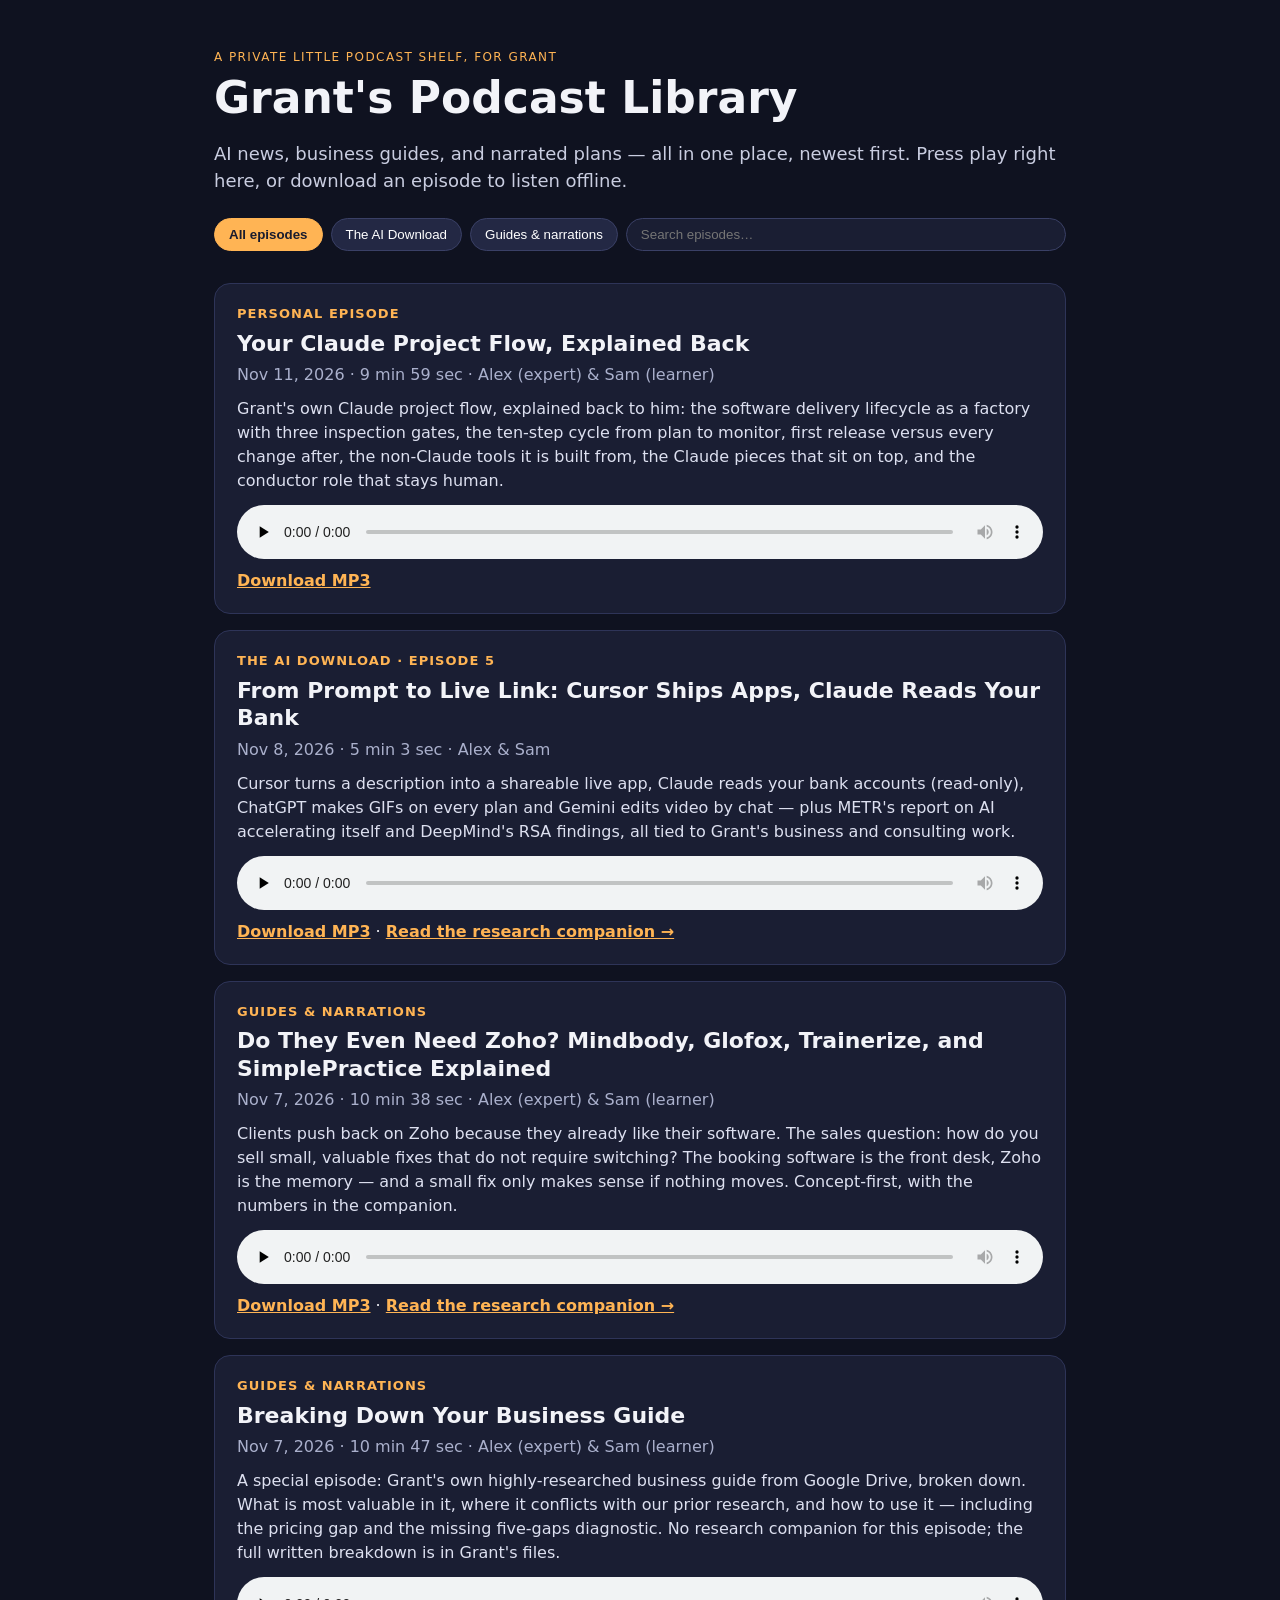
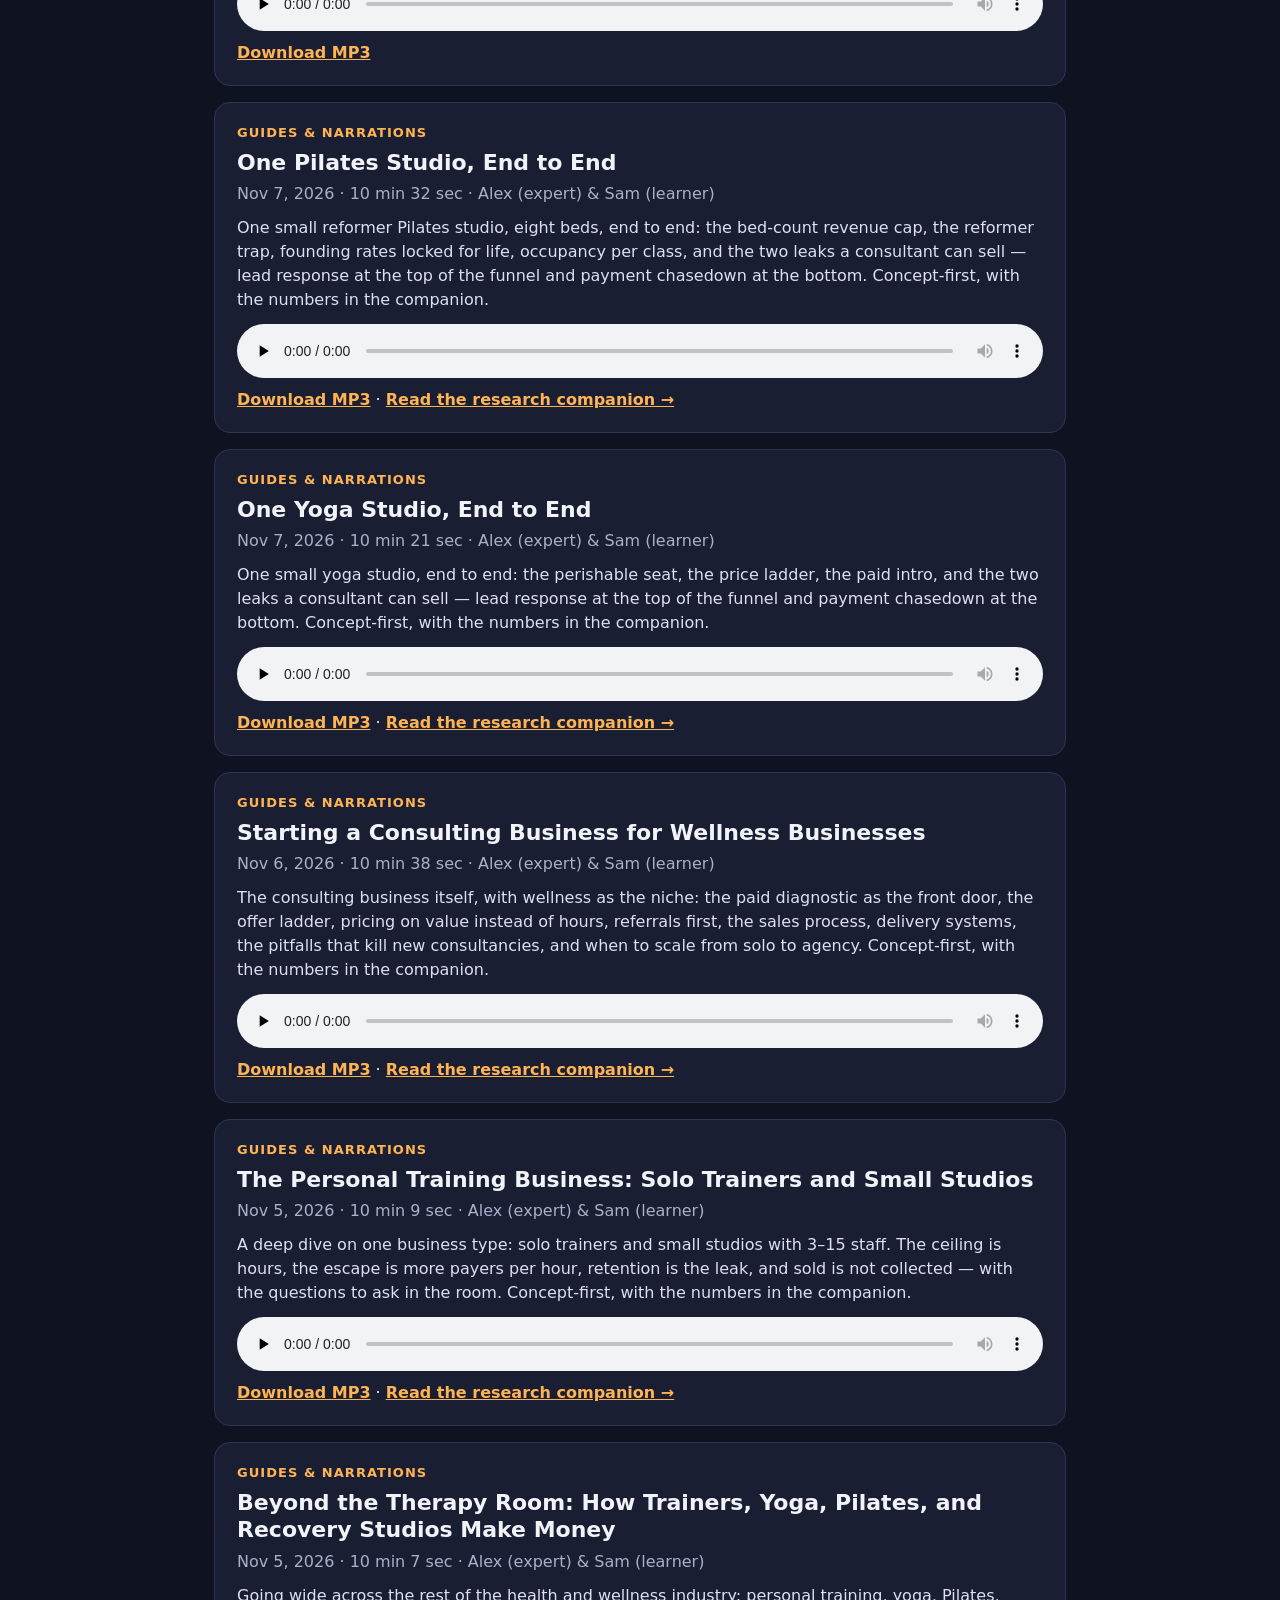
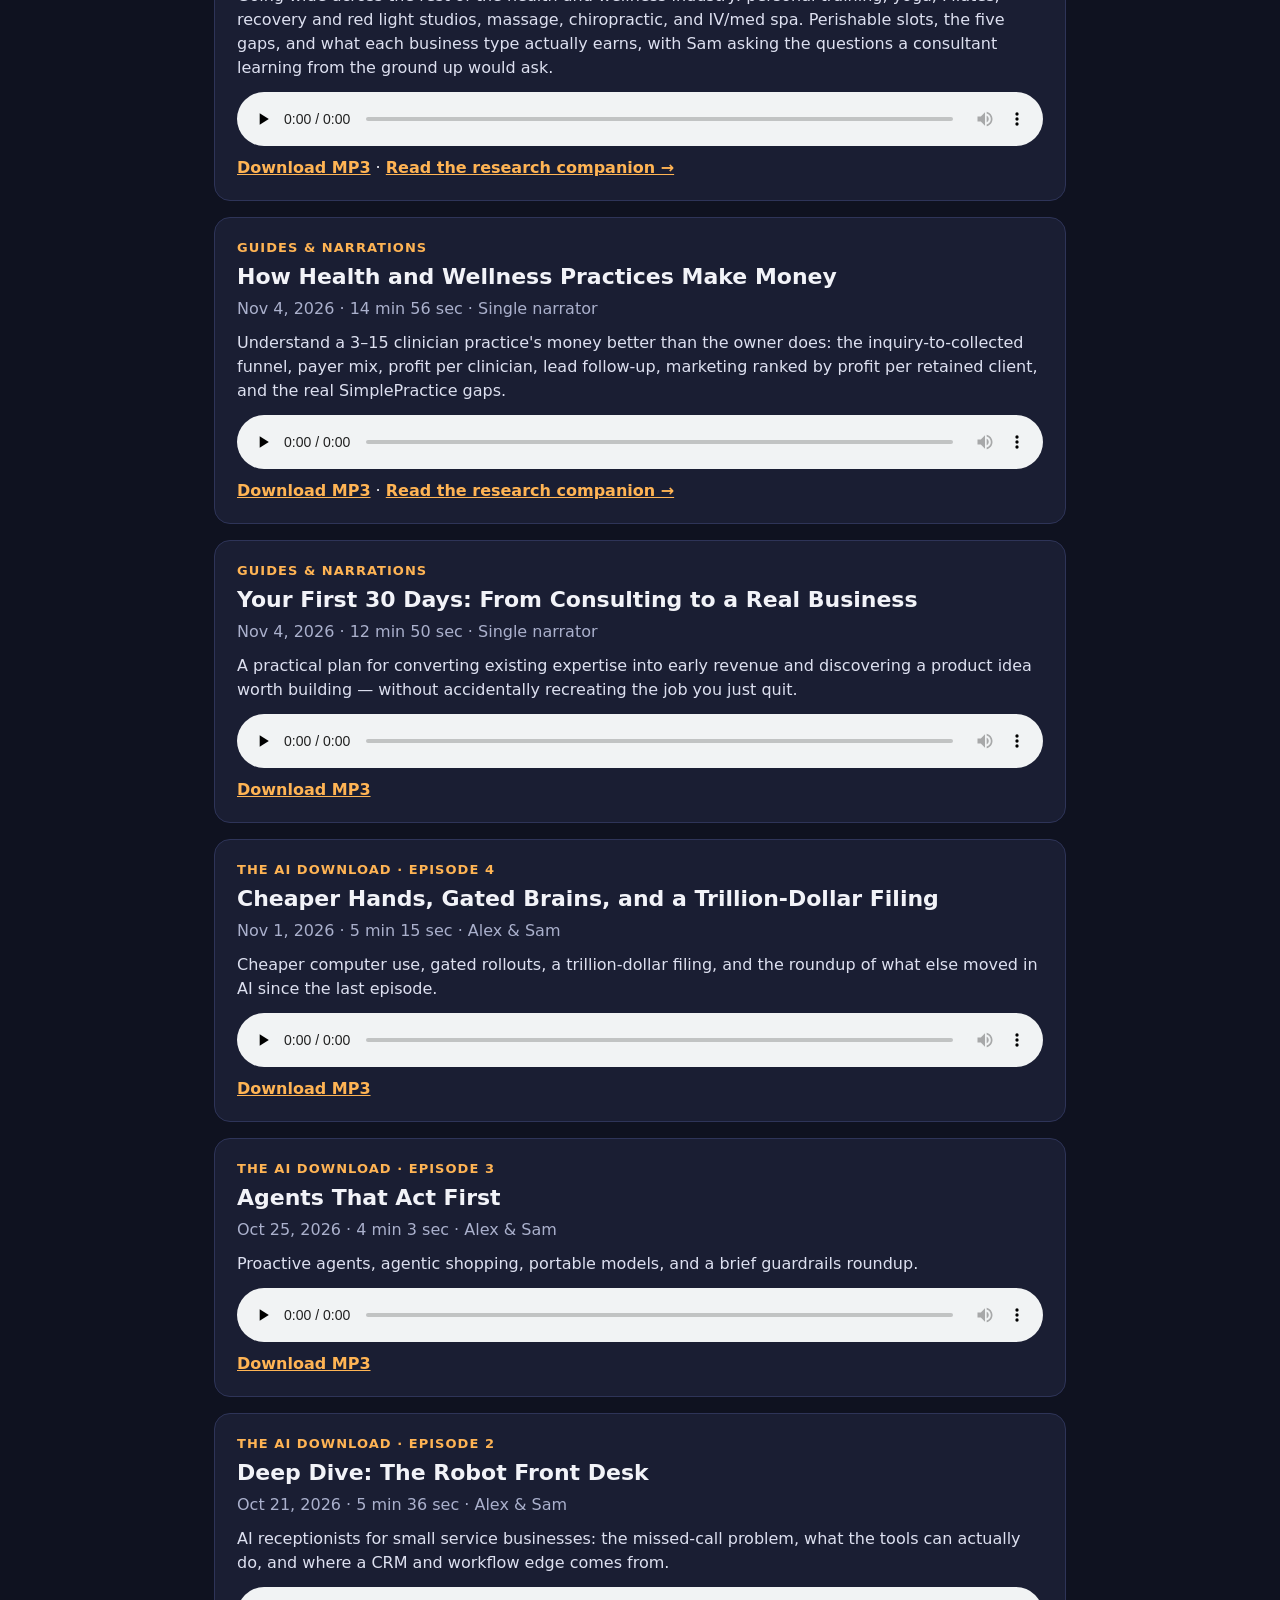
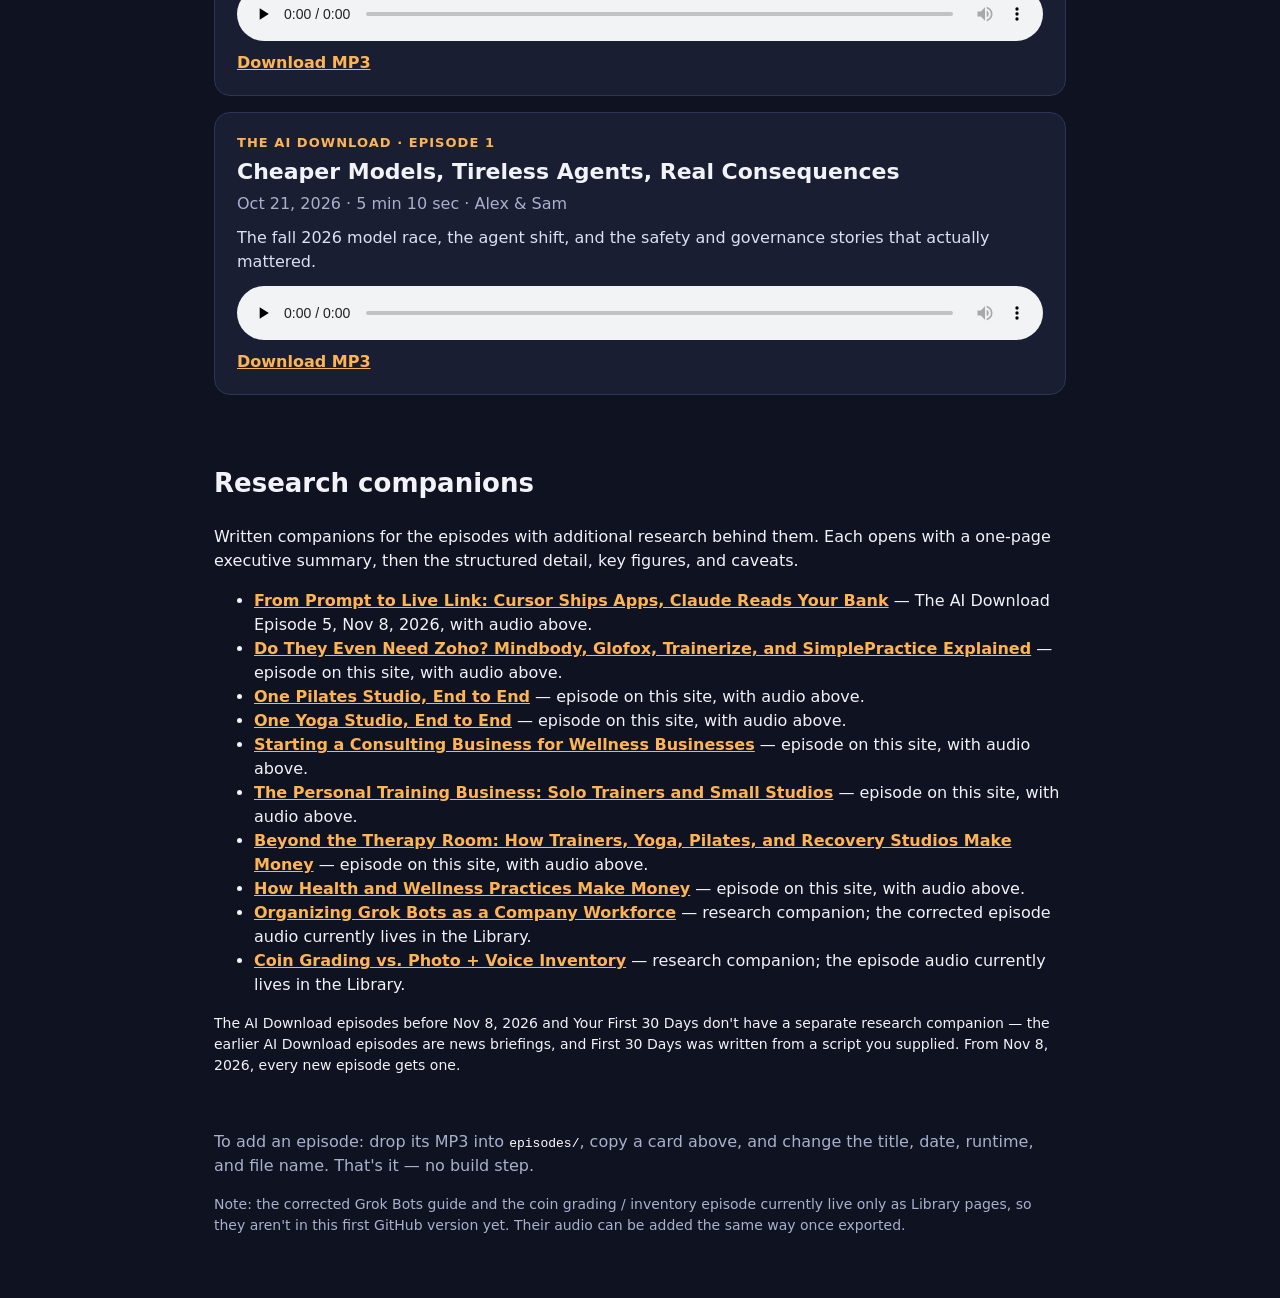
<file: index.html>
<!DOCTYPE html>
<html lang="en">
<head>
<meta charset="utf-8">
<meta name="viewport" content="width=device-width, initial-scale=1">
<title>Grant's Podcast Library</title>
<link rel="stylesheet" href="styles.css">
</head>
<body>
<header class="hero">
  <p class="eyebrow">A private little podcast shelf, for Grant</p>
  <h1>Grant's Podcast Library</h1>
  <p class="sub">AI news, business guides, and narrated plans — all in one place, newest first. Press play right here, or download an episode to listen offline.</p>
  <div class="filters">
    <button data-filter="all" class="active">All episodes</button>
    <button data-filter="ai-download">The AI Download</button>
    <button data-filter="guides">Guides &amp; narrations</button>
    <input id="search" type="search" placeholder="Search episodes…" aria-label="Search episodes">
  </div>
</header>

<main id="episodes">

  <article class="card" data-series="guides">
    <p class="series">Personal episode</p>
    <h2>Your Claude Project Flow, Explained Back</h2>
    <p class="meta">Nov 11, 2026 · 9 min 59 sec · Alex (expert) &amp; Sam (learner)</p>
    <p>Grant's own Claude project flow, explained back to him: the software delivery lifecycle as a factory with three inspection gates, the ten-step cycle from plan to monitor, first release versus every change after, the non-Claude tools it is built from, the Claude pieces that sit on top, and the conductor role that stays human.</p>
    <audio controls preload="none" src="episodes/claude-project-flow.mp3"></audio>
    <a class="download" href="episodes/claude-project-flow.mp3" download>Download MP3</a>
  </article>

  <article class="card" data-series="ai-download">
    <p class="series">The AI Download · Episode 5</p>
    <h2>From Prompt to Live Link: Cursor Ships Apps, Claude Reads Your Bank</h2>
    <p class="meta">Nov 8, 2026 · 5 min 3 sec · Alex &amp; Sam</p>
    <p>Cursor turns a description into a shareable live app, Claude reads your bank accounts (read-only), ChatGPT makes GIFs on every plan and Gemini edits video by chat — plus METR's report on AI accelerating itself and DeepMind's RSA findings, all tied to Grant's business and consulting work.</p>
    <audio controls preload="none" src="episodes/ep5-from-prompt-to-live-link.mp3"></audio>
    <a class="download" href="episodes/ep5-from-prompt-to-live-link.mp3" download>Download MP3</a>
    · <a class="companion-link" href="research/from-prompt-to-live-link.html">Read the research companion →</a>
  </article>

  <article class="card" data-series="guides">
    <p class="series">Guides &amp; narrations</p>
    <h2>Do They Even Need Zoho? Mindbody, Glofox, Trainerize, and SimplePractice Explained</h2>
    <p class="meta">Nov 7, 2026 · 10 min 38 sec · Alex (expert) &amp; Sam (learner)</p>
    <p>Clients push back on Zoho because they already like their software. The sales question: how do you sell small, valuable fixes that do not require switching? The booking software is the front desk, Zoho is the memory — and a small fix only makes sense if nothing moves. Concept-first, with the numbers in the companion.</p>
    <audio controls preload="none" src="episodes/zoho-vs-booking-software.mp3"></audio>
    <a class="download" href="episodes/zoho-vs-booking-software.mp3" download>Download MP3</a>
    · <a class="companion-link" href="research/zoho-vs-booking-software.html">Read the research companion →</a>
  </article>

  <article class="card" data-series="guides">
    <p class="series">Guides &amp; narrations</p>
    <h2>Breaking Down Your Business Guide</h2>
    <p class="meta">Nov 7, 2026 · 10 min 47 sec · Alex (expert) &amp; Sam (learner)</p>
    <p>A special episode: Grant's own highly-researched business guide from Google Drive, broken down. What is most valuable in it, where it conflicts with our prior research, and how to use it — including the pricing gap and the missing five-gaps diagnostic. No research companion for this episode; the full written breakdown is in Grant's files.</p>
    <audio controls preload="none" src="episodes/drive-guide-breakdown.mp3"></audio>
    <a class="download" href="episodes/drive-guide-breakdown.mp3" download>Download MP3</a>
  </article>

  <article class="card" data-series="guides">
    <p class="series">Guides &amp; narrations</p>
    <h2>One Pilates Studio, End to End</h2>
    <p class="meta">Nov 7, 2026 · 10 min 32 sec · Alex (expert) &amp; Sam (learner)</p>
    <p>One small reformer Pilates studio, eight beds, end to end: the bed-count revenue cap, the reformer trap, founding rates locked for life, occupancy per class, and the two leaks a consultant can sell — lead response at the top of the funnel and payment chasedown at the bottom. Concept-first, with the numbers in the companion.</p>
    <audio controls preload="none" src="episodes/pilates-studio.mp3"></audio>
    <a class="download" href="episodes/pilates-studio.mp3" download>Download MP3</a>
    · <a class="companion-link" href="research/pilates-studio.html">Read the research companion →</a>
  </article>

  <article class="card" data-series="guides">
    <p class="series">Guides &amp; narrations</p>
    <h2>One Yoga Studio, End to End</h2>
    <p class="meta">Nov 7, 2026 · 10 min 21 sec · Alex (expert) &amp; Sam (learner)</p>
    <p>One small yoga studio, end to end: the perishable seat, the price ladder, the paid intro, and the two leaks a consultant can sell — lead response at the top of the funnel and payment chasedown at the bottom. Concept-first, with the numbers in the companion.</p>
    <audio controls preload="none" src="episodes/yoga-studio.mp3"></audio>
    <a class="download" href="episodes/yoga-studio.mp3" download>Download MP3</a>
    · <a class="companion-link" href="research/yoga-studio.html">Read the research companion →</a>
  </article>

  <article class="card" data-series="guides">
    <p class="series">Guides &amp; narrations</p>
    <h2>Starting a Consulting Business for Wellness Businesses</h2>
    <p class="meta">Nov 6, 2026 · 10 min 38 sec · Alex (expert) &amp; Sam (learner)</p>
    <p>The consulting business itself, with wellness as the niche: the paid diagnostic as the front door, the offer ladder, pricing on value instead of hours, referrals first, the sales process, delivery systems, the pitfalls that kill new consultancies, and when to scale from solo to agency. Concept-first, with the numbers in the companion.</p>
    <audio controls preload="none" src="episodes/starting-consulting-business.mp3"></audio>
    <a class="download" href="episodes/starting-consulting-business.mp3" download>Download MP3</a>
    · <a class="companion-link" href="research/starting-consulting-business.html">Read the research companion →</a>
  </article>

  <article class="card" data-series="guides">
    <p class="series">Guides &amp; narrations</p>
    <h2>The Personal Training Business: Solo Trainers and Small Studios</h2>
    <p class="meta">Nov 5, 2026 · 10 min 9 sec · Alex (expert) &amp; Sam (learner)</p>
    <p>A deep dive on one business type: solo trainers and small studios with 3–15 staff. The ceiling is hours, the escape is more payers per hour, retention is the leak, and sold is not collected — with the questions to ask in the room. Concept-first, with the numbers in the companion.</p>
    <audio controls preload="none" src="episodes/personal-training.mp3"></audio>
    <a class="download" href="episodes/personal-training.mp3" download>Download MP3</a>
    · <a class="companion-link" href="research/personal-training.html">Read the research companion →</a>
  </article>

  <article class="card" data-series="guides">
    <p class="series">Guides &amp; narrations</p>
    <h2>Beyond the Therapy Room: How Trainers, Yoga, Pilates, and Recovery Studios Make Money</h2>
    <p class="meta">Nov 5, 2026 · 10 min 7 sec · Alex (expert) &amp; Sam (learner)</p>
    <p>Going wide across the rest of the health and wellness industry: personal training, yoga, Pilates, recovery and red light studios, massage, chiropractic, and IV/med spa. Perishable slots, the five gaps, and what each business type actually earns, with Sam asking the questions a consultant learning from the ground up would ask.</p>
    <audio controls preload="none" src="episodes/beyond-therapy-room.mp3"></audio>
    <a class="download" href="episodes/beyond-therapy-room.mp3" download>Download MP3</a>
    · <a class="companion-link" href="research/beyond-therapy-room.html">Read the research companion →</a>
  </article>

  <article class="card" data-series="guides">
    <p class="series">Guides &amp; narrations</p>
    <h2>How Health and Wellness Practices Make Money</h2>
    <p class="meta">Nov 4, 2026 · 14 min 56 sec · Single narrator</p>
    <p>Understand a 3–15 clinician practice's money better than the owner does: the inquiry-to-collected funnel, payer mix, profit per clinician, lead follow-up, marketing ranked by profit per retained client, and the real SimplePractice gaps.</p>
    <audio controls preload="none" src="episodes/health-wellness-practices-make-money.mp3"></audio>
    <a class="download" href="episodes/health-wellness-practices-make-money.mp3" download>Download MP3</a>
    · <a class="companion-link" href="research/health-wellness-practices-make-money.html">Read the research companion →</a>
  </article>

  <article class="card" data-series="guides">
    <p class="series">Guides &amp; narrations</p>
    <h2>Your First 30 Days: From Consulting to a Real Business</h2>
    <p class="meta">Nov 4, 2026 · 12 min 50 sec · Single narrator</p>
    <p>A practical plan for converting existing expertise into early revenue and discovering a product idea worth building — without accidentally recreating the job you just quit.</p>
    <audio controls preload="none" src="episodes/first-30-days.mp3"></audio>
    <a class="download" href="episodes/first-30-days.mp3" download>Download MP3</a>
  </article>

  <article class="card" data-series="ai-download">
    <p class="series">The AI Download · Episode 4</p>
    <h2>Cheaper Hands, Gated Brains, and a Trillion-Dollar Filing</h2>
    <p class="meta">Nov 1, 2026 · 5 min 15 sec · Alex &amp; Sam</p>
    <p>Cheaper computer use, gated rollouts, a trillion-dollar filing, and the roundup of what else moved in AI since the last episode.</p>
    <audio controls preload="none" src="episodes/ep4-cheaper-hands.mp3"></audio>
    <a class="download" href="episodes/ep4-cheaper-hands.mp3" download>Download MP3</a>
  </article>

  <article class="card" data-series="ai-download">
    <p class="series">The AI Download · Episode 3</p>
    <h2>Agents That Act First</h2>
    <p class="meta">Oct 25, 2026 · 4 min 3 sec · Alex &amp; Sam</p>
    <p>Proactive agents, agentic shopping, portable models, and a brief guardrails roundup.</p>
    <audio controls preload="none" src="episodes/ep3-agents-that-act-first.mp3"></audio>
    <a class="download" href="episodes/ep3-agents-that-act-first.mp3" download>Download MP3</a>
  </article>

  <article class="card" data-series="ai-download">
    <p class="series">The AI Download · Episode 2</p>
    <h2>Deep Dive: The Robot Front Desk</h2>
    <p class="meta">Oct 21, 2026 · 5 min 36 sec · Alex &amp; Sam</p>
    <p>AI receptionists for small service businesses: the missed-call problem, what the tools can actually do, and where a CRM and workflow edge comes from.</p>
    <audio controls preload="none" src="episodes/ep2-robot-front-desk.mp3"></audio>
    <a class="download" href="episodes/ep2-robot-front-desk.mp3" download>Download MP3</a>
  </article>

  <article class="card" data-series="ai-download">
    <p class="series">The AI Download · Episode 1</p>
    <h2>Cheaper Models, Tireless Agents, Real Consequences</h2>
    <p class="meta">Oct 21, 2026 · 5 min 10 sec · Alex &amp; Sam</p>
    <p>The fall 2026 model race, the agent shift, and the safety and governance stories that actually mattered.</p>
    <audio controls preload="none" src="episodes/ep1-cheaper-models.mp3"></audio>
    <a class="download" href="episodes/ep1-cheaper-models.mp3" download>Download MP3</a>
  </article>

</main>

<section class="companion-section">
  <h2>Research companions</h2>
  <p>Written companions for the episodes with additional research behind them. Each opens with a one-page executive summary, then the structured detail, key figures, and caveats.</p>
  <ul>
    <li><a class="companion-link" href="research/from-prompt-to-live-link.html">From Prompt to Live Link: Cursor Ships Apps, Claude Reads Your Bank</a> — The AI Download Episode 5, Nov 8, 2026, with audio above.</li>
    <li><a class="companion-link" href="research/zoho-vs-booking-software.html">Do They Even Need Zoho? Mindbody, Glofox, Trainerize, and SimplePractice Explained</a> — episode on this site, with audio above.</li>
    <li><a class="companion-link" href="research/pilates-studio.html">One Pilates Studio, End to End</a> — episode on this site, with audio above.</li>
    <li><a class="companion-link" href="research/yoga-studio.html">One Yoga Studio, End to End</a> — episode on this site, with audio above.</li>
    <li><a class="companion-link" href="research/starting-consulting-business.html">Starting a Consulting Business for Wellness Businesses</a> — episode on this site, with audio above.</li>
    <li><a class="companion-link" href="research/personal-training.html">The Personal Training Business: Solo Trainers and Small Studios</a> — episode on this site, with audio above.</li>
    <li><a class="companion-link" href="research/beyond-therapy-room.html">Beyond the Therapy Room: How Trainers, Yoga, Pilates, and Recovery Studios Make Money</a> — episode on this site, with audio above.</li>
    <li><a class="companion-link" href="research/health-wellness-practices-make-money.html">How Health and Wellness Practices Make Money</a> — episode on this site, with audio above.</li>
    <li><a class="companion-link" href="research/grok-bots-workforce.html">Organizing Grok Bots as a Company Workforce</a> — research companion; the corrected episode audio currently lives in the Library.</li>
    <li><a class="companion-link" href="research/coin-grading-inventory.html">Coin Grading vs. Photo + Voice Inventory</a> — research companion; the episode audio currently lives in the Library.</li>
  </ul>
  <p class="note">The AI Download episodes before Nov 8, 2026 and Your First 30 Days don't have a separate research companion — the earlier AI Download episodes are news briefings, and First 30 Days was written from a script you supplied. From Nov 8, 2026, every new episode gets one.</p>
</section>

<footer>
  <p>To add an episode: drop its MP3 into <code>episodes/</code>, copy a card above, and change the title, date, runtime, and file name. That's it — no build step.</p>
  <p class="note">Note: the corrected Grok Bots guide and the coin grading / inventory episode currently live only as Library pages, so they aren't in this first GitHub version yet. Their audio can be added the same way once exported.</p>
</footer>

<script>
const buttons = document.querySelectorAll('[data-filter]');
const cards = document.querySelectorAll('.card');
const search = document.getElementById('search');
let active = 'all';
function apply() {
  const q = search.value.trim().toLowerCase();
  cards.forEach(c => {
    const matchSeries = active === 'all' || c.dataset.series === active;
    const matchText = !q || c.textContent.toLowerCase().includes(q);
    c.style.display = (matchSeries && matchText) ? '' : 'none';
  });
}
buttons.forEach(b => b.addEventListener('click', () => {
  buttons.forEach(x => x.classList.remove('active'));
  b.classList.add('active');
  active = b.dataset.filter;
  apply();
}));
search.addEventListener('input', apply);
// Only one episode playing at a time.
document.querySelectorAll('audio').forEach(a => {
  a.addEventListener('play', () => {
    document.querySelectorAll('audio').forEach(o => { if (o !== a) o.pause(); });
  });
});
</script>
</body>
</html>
</file>
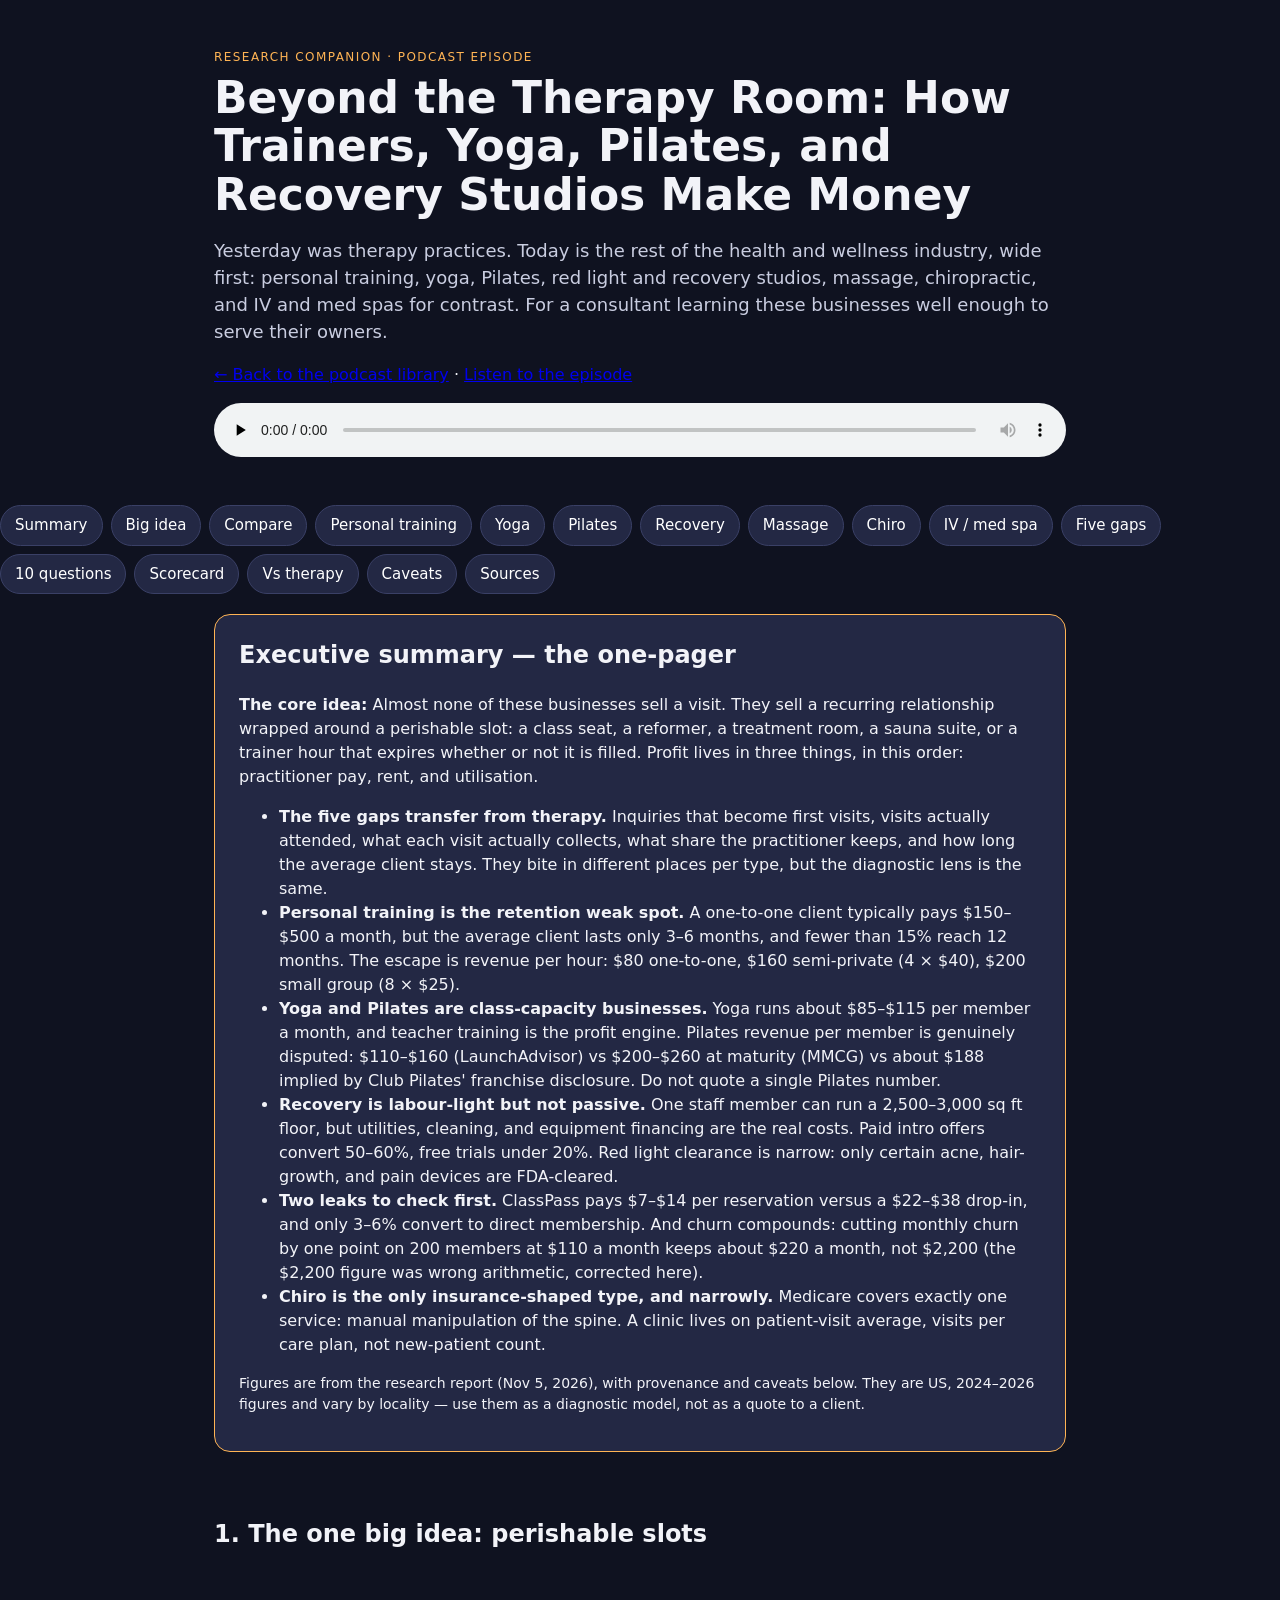
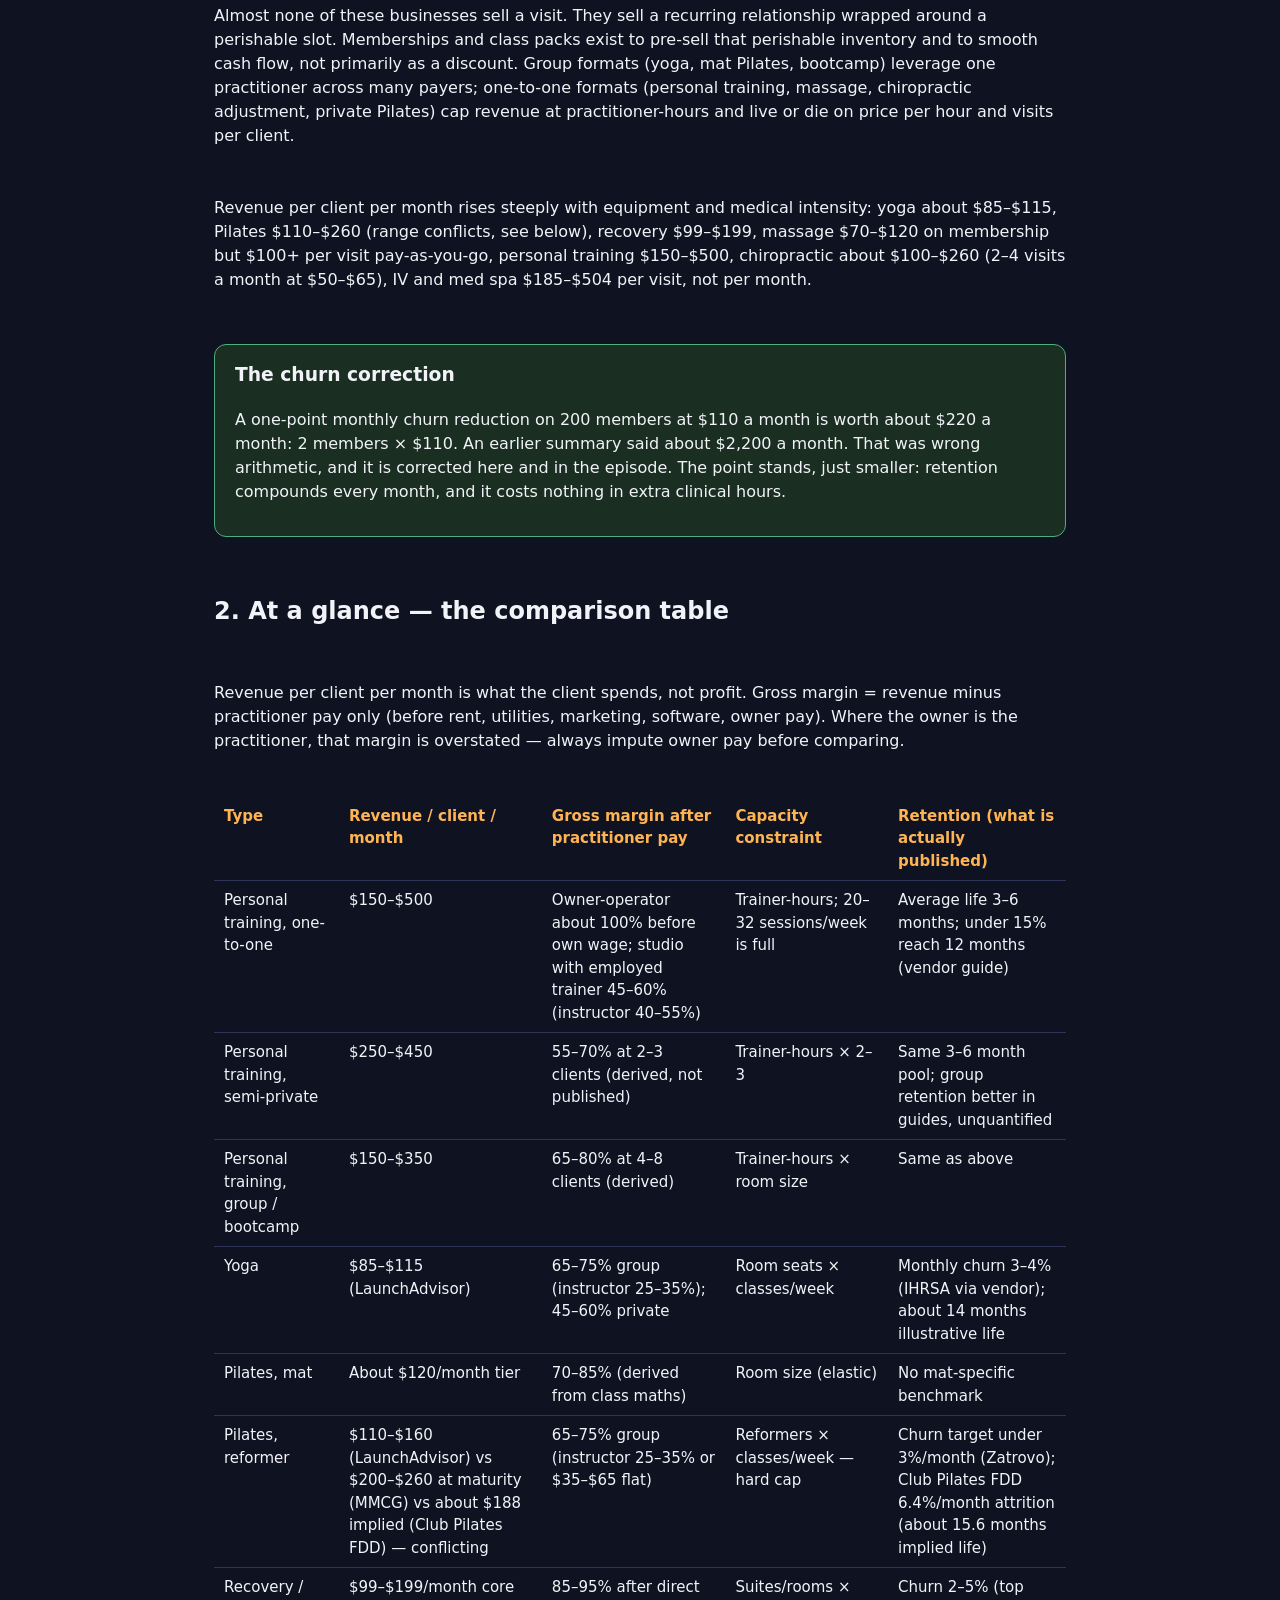
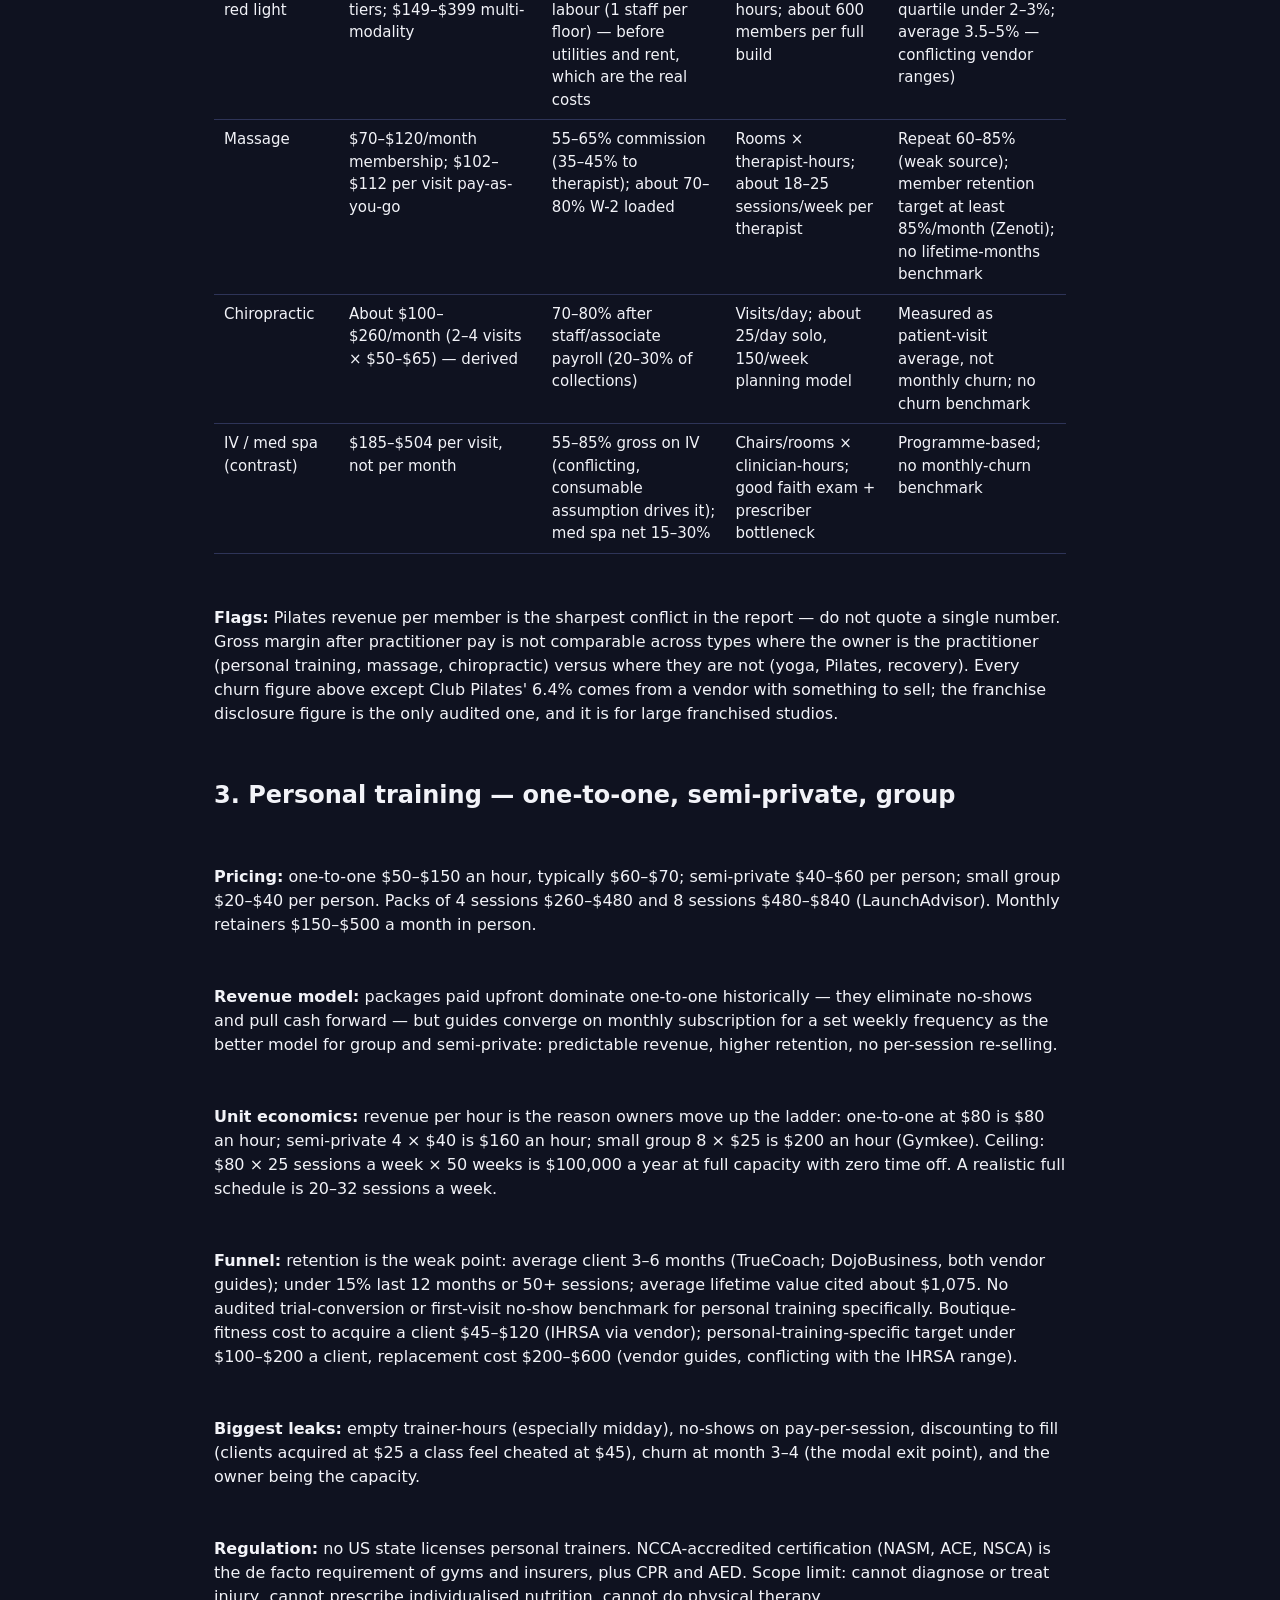
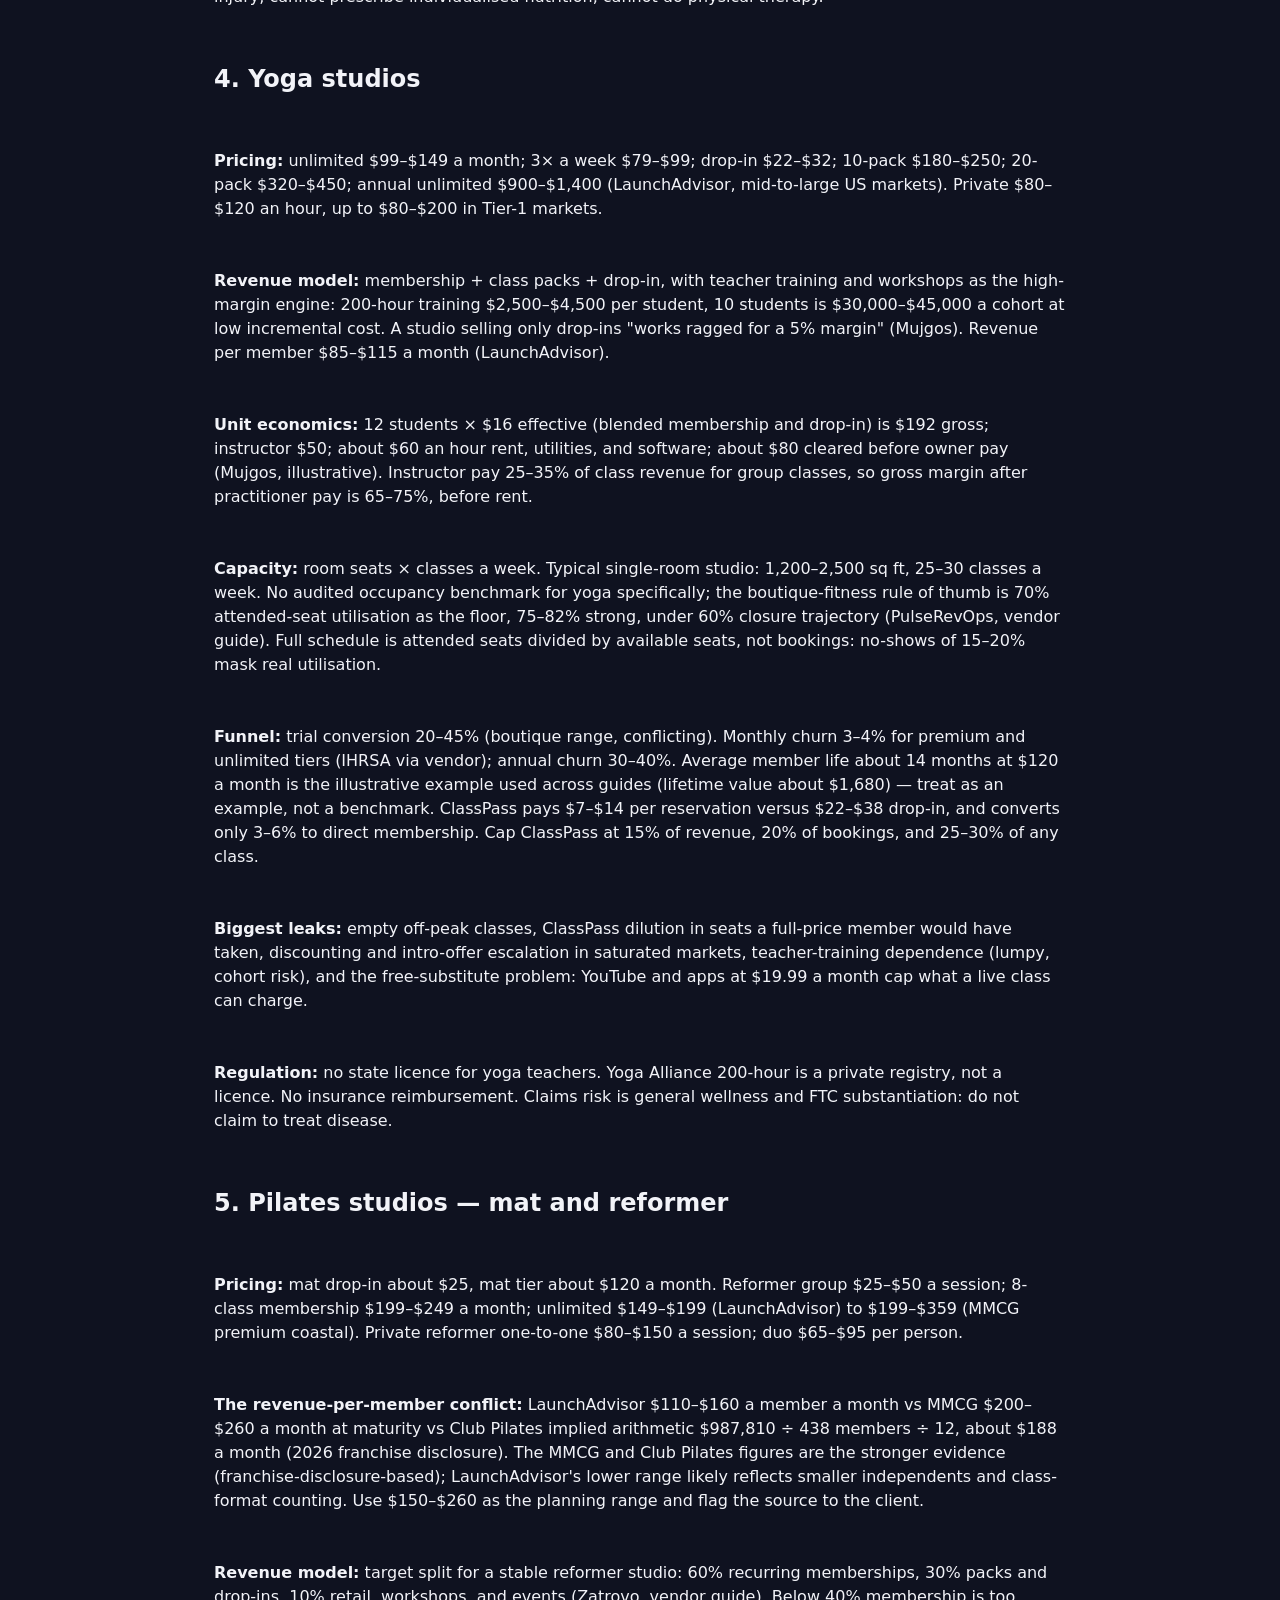
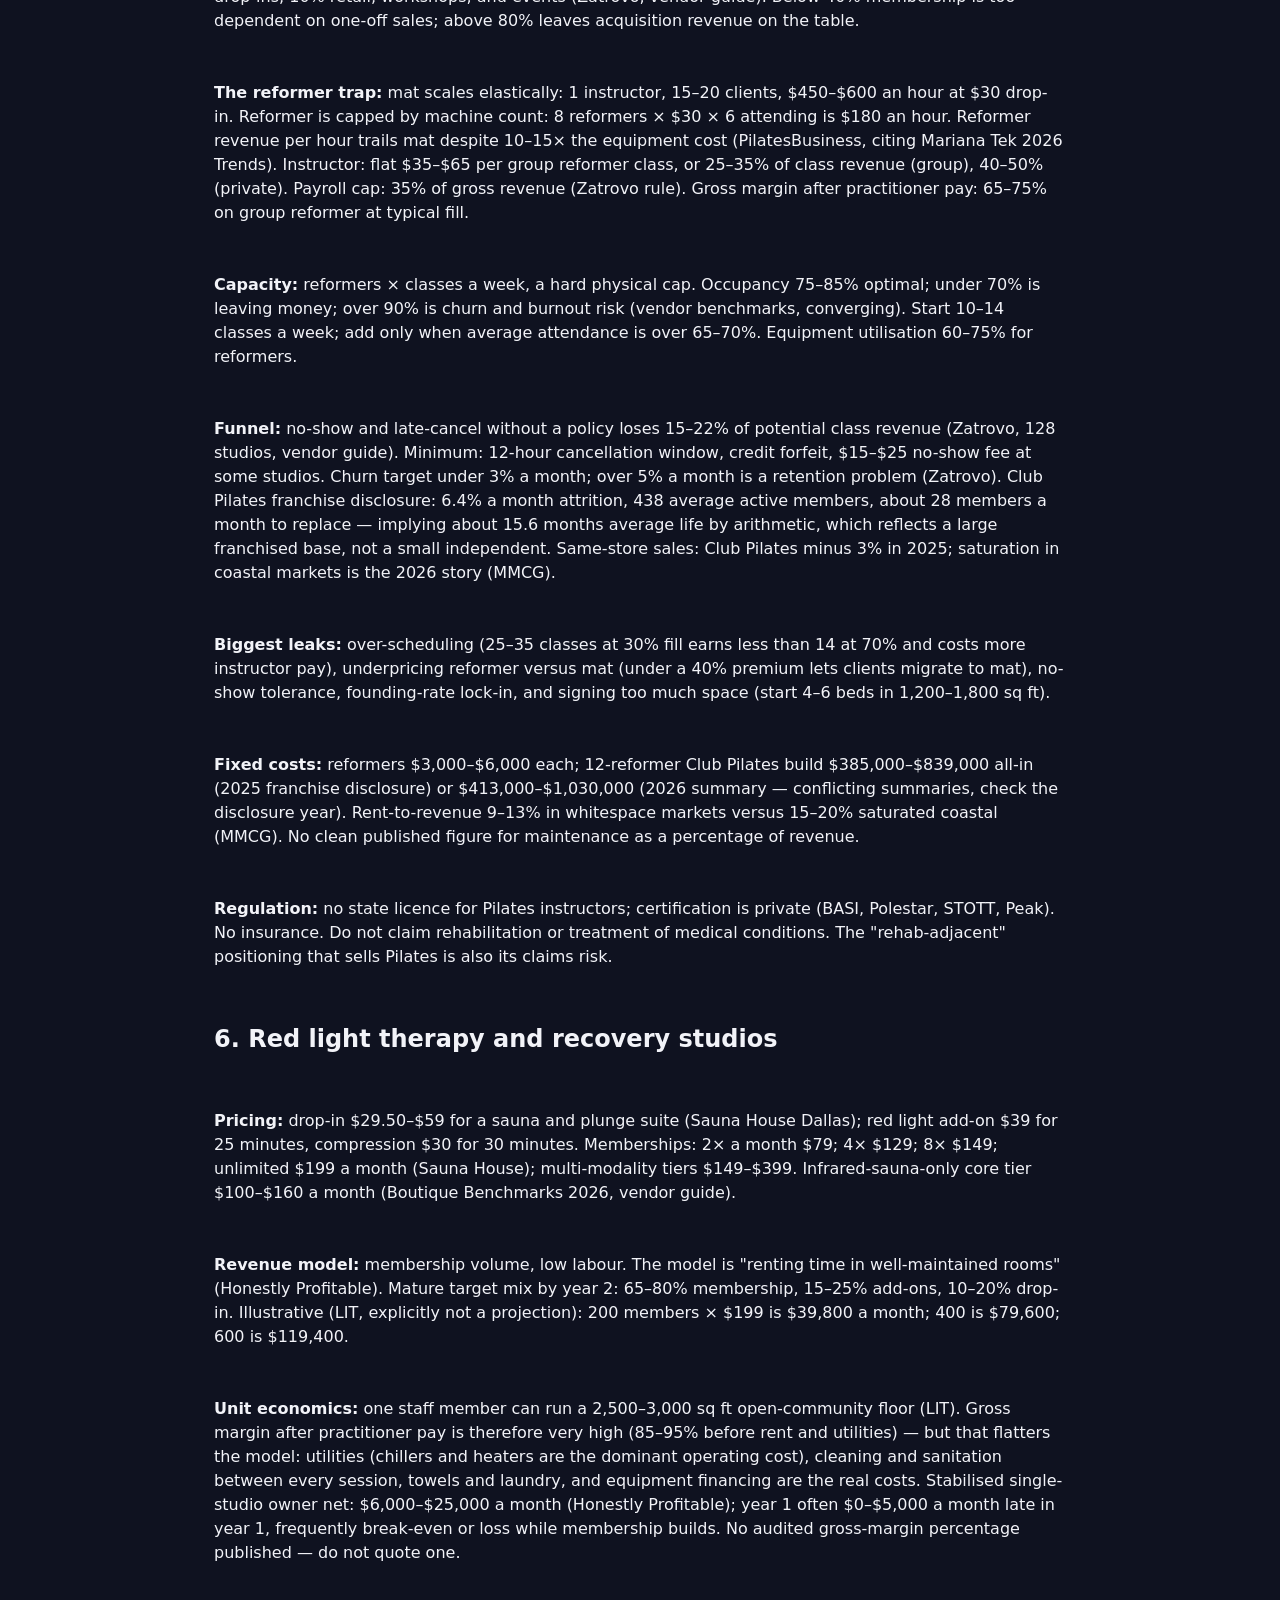
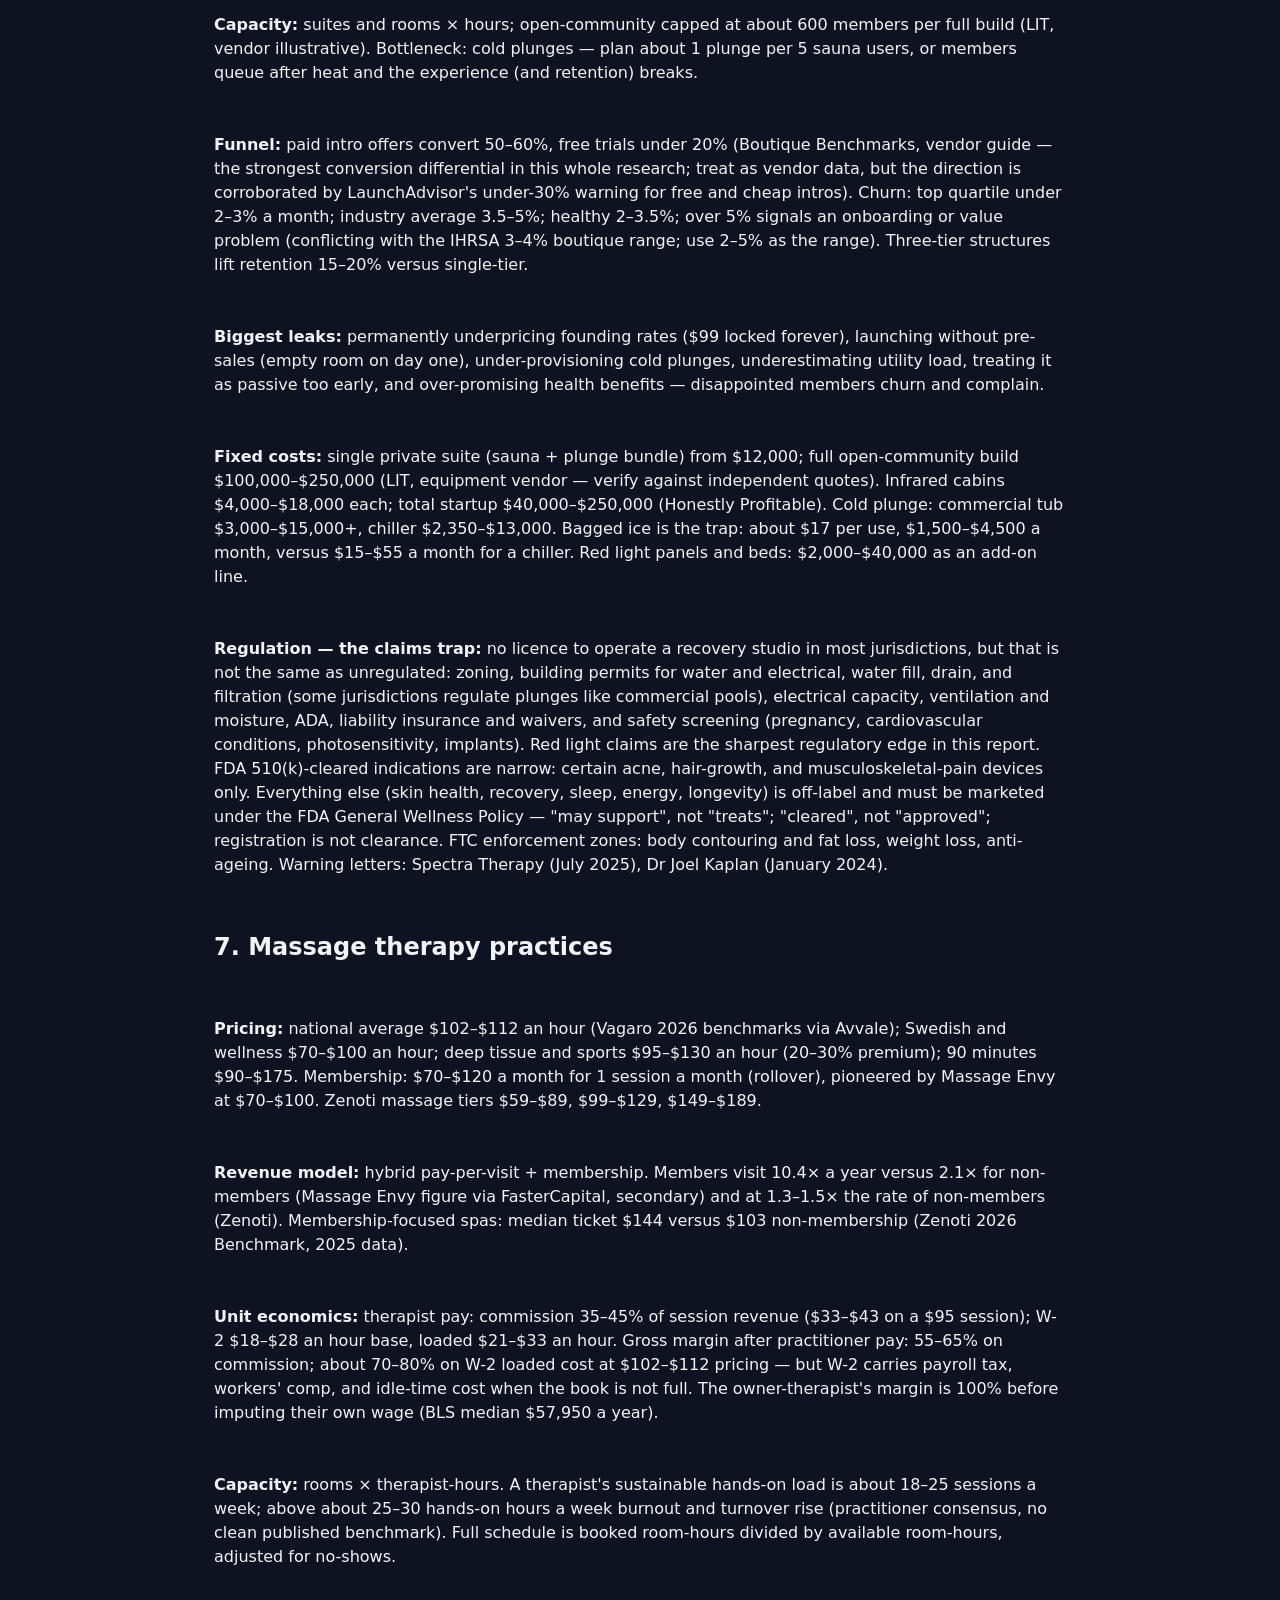
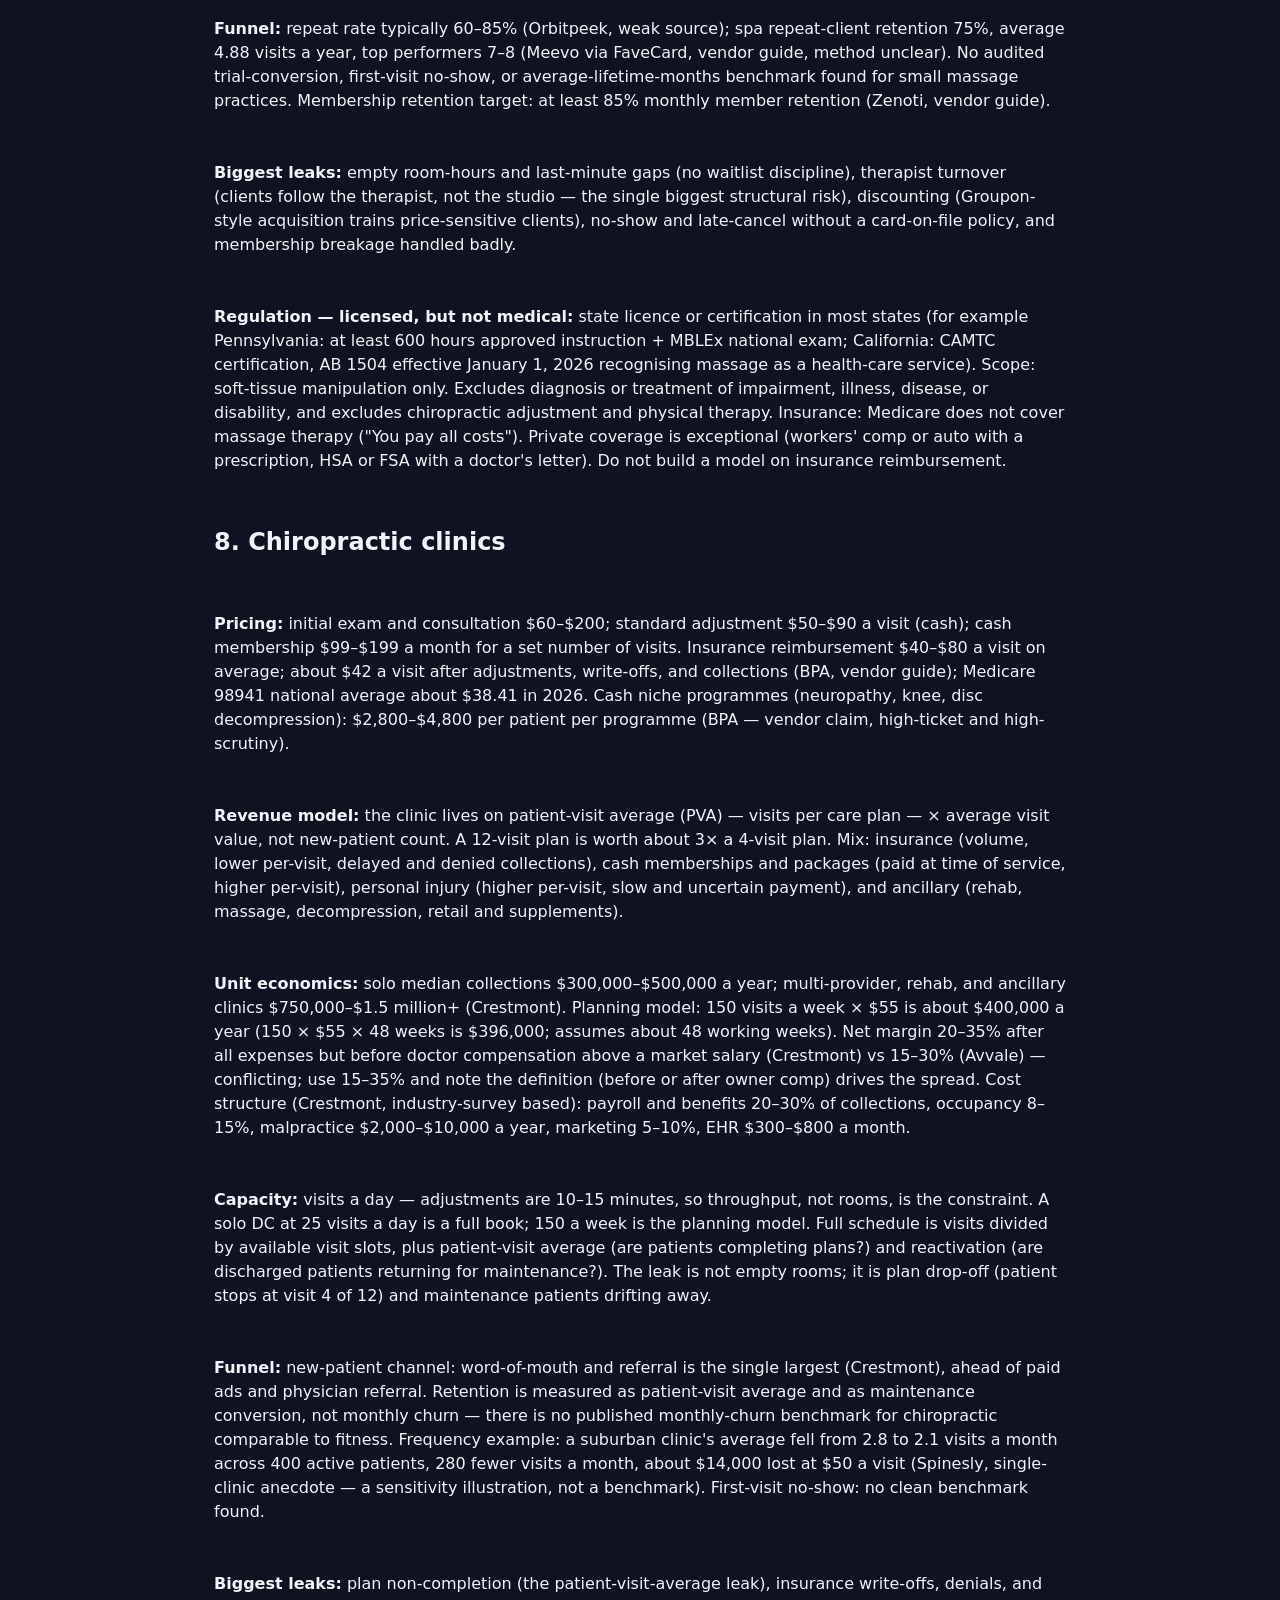
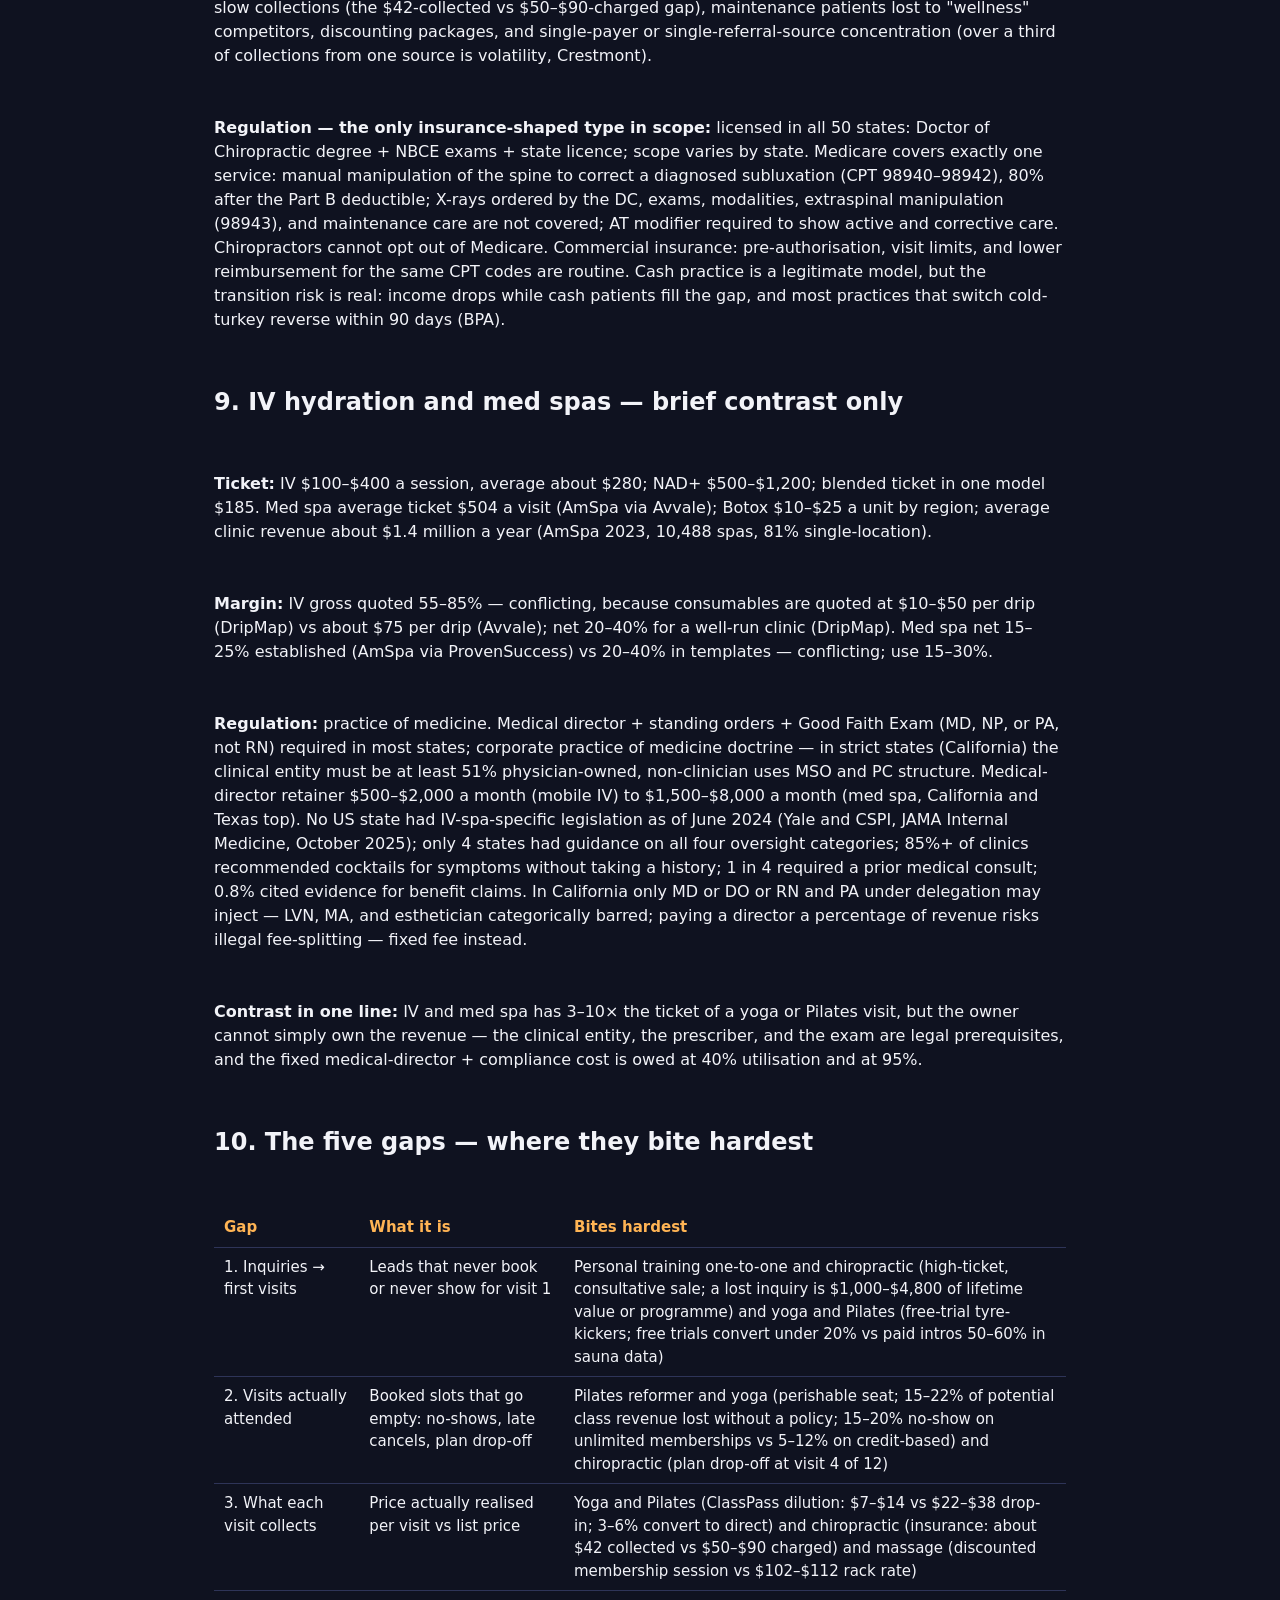
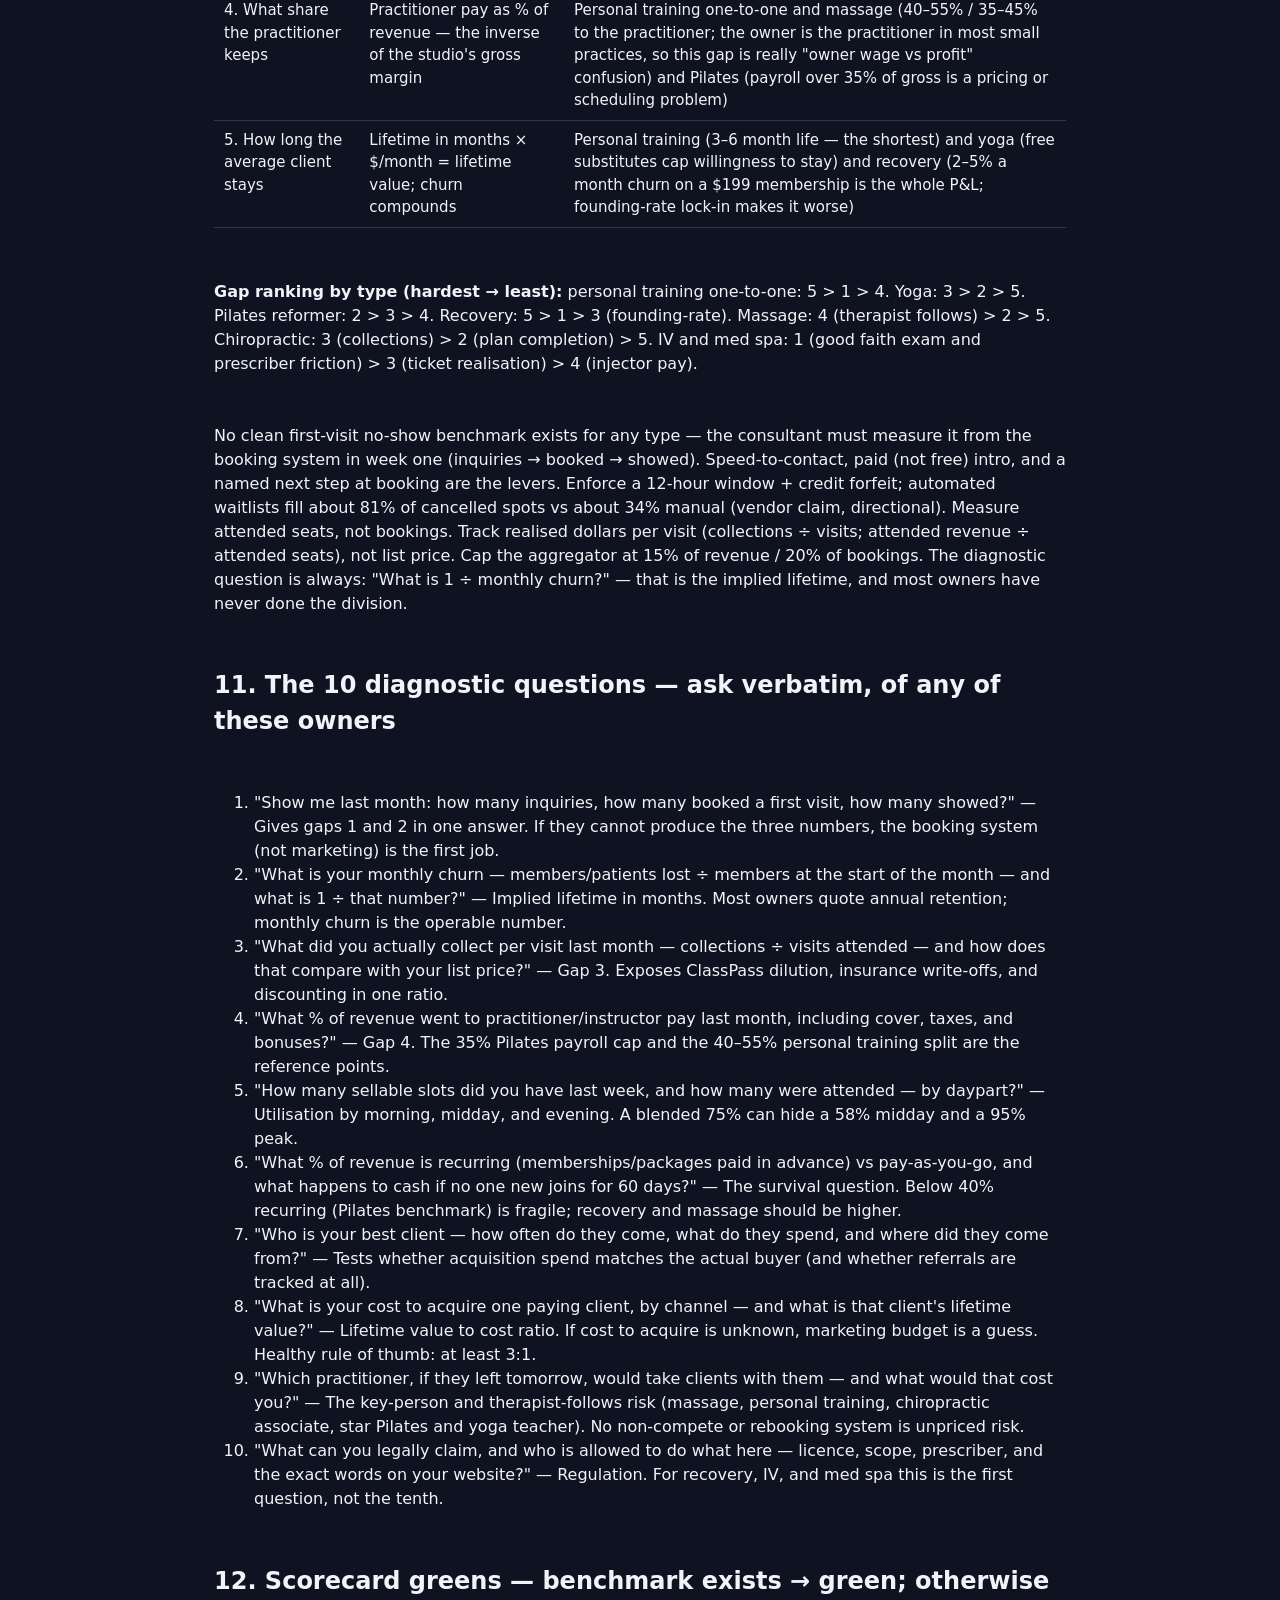
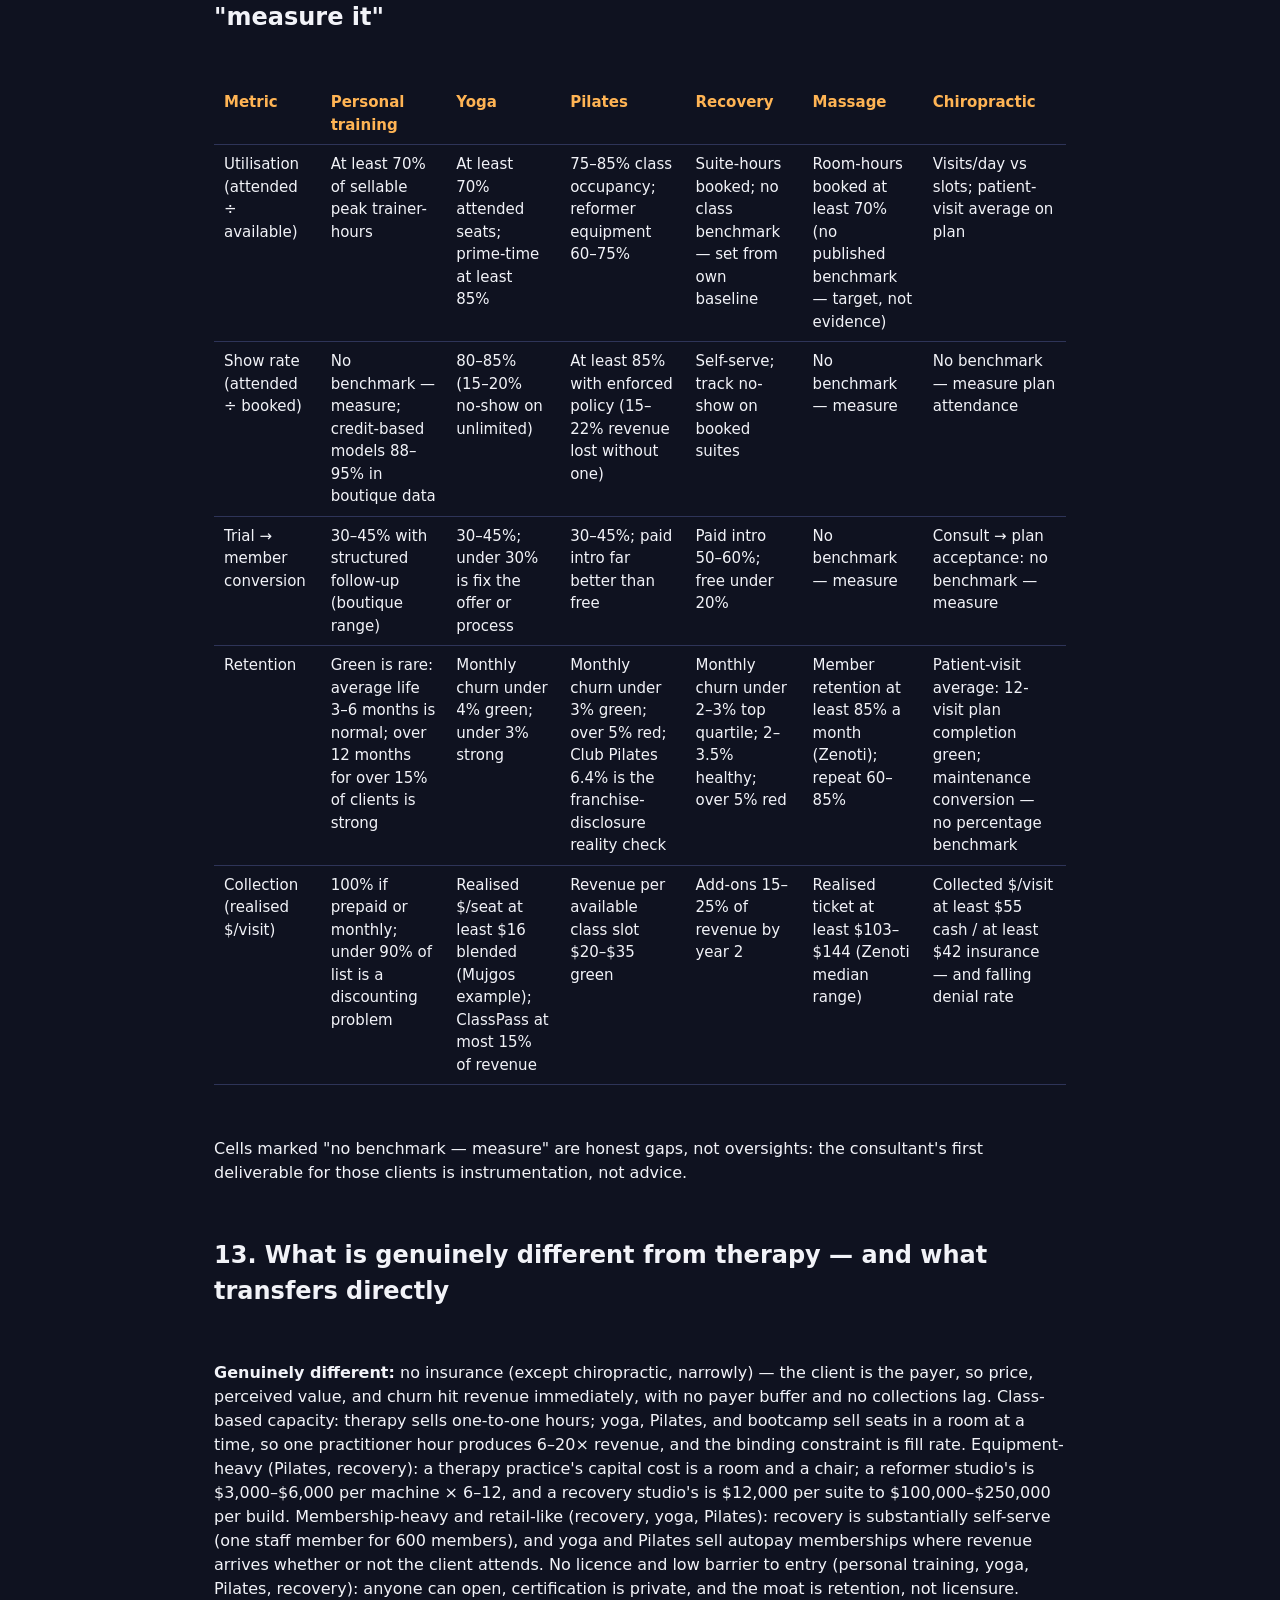
<file: research/beyond-therapy-room.html>
<!DOCTYPE html>
<html lang="en">
<head>
<meta charset="utf-8">
<meta name="viewport" content="width=device-width, initial-scale=1">
<title>Research companion — Beyond the Therapy Room: How Trainers, Yoga, Pilates, and Recovery Studios Make Money</title>
<link rel="stylesheet" href="../styles.css">
</head>
<body>
<header class="hero narrow">
  <p class="eyebrow">Research companion · Podcast episode</p>
  <h1>Beyond the Therapy Room: How Trainers, Yoga, Pilates, and Recovery Studios Make Money</h1>
  <p class="sub">Yesterday was therapy practices. Today is the rest of the health and wellness industry, wide first: personal training, yoga, Pilates, red light and recovery studios, massage, chiropractic, and IV and med spas for contrast. For a consultant learning these businesses well enough to serve their owners.</p>
  <p><a href="../index.html">← Back to the podcast library</a> · <a href="../episodes/beyond-therapy-room.mp3">Listen to the episode</a></p>
  <audio controls preload="none" src="../episodes/beyond-therapy-room.mp3"></audio>
</header>

<nav class="toc" aria-label="Contents">
  <a href="#summary">Summary</a>
  <a href="#big-idea">Big idea</a>
  <a href="#compare">Compare</a>
  <a href="#pt">Personal training</a>
  <a href="#yoga">Yoga</a>
  <a href="#pilates">Pilates</a>
  <a href="#recovery">Recovery</a>
  <a href="#massage">Massage</a>
  <a href="#chiro">Chiro</a>
  <a href="#iv">IV / med spa</a>
  <a href="#gaps">Five gaps</a>
  <a href="#questions">10 questions</a>
  <a href="#scorecard">Scorecard</a>
  <a href="#vs-therapy">Vs therapy</a>
  <a href="#caveats">Caveats</a>
  <a href="#sources">Sources</a>
</nav>

<main class="narrow">
<section class="summary">
  <h2 id="summary">Executive summary — the one-pager</h2>
  <p><strong>The core idea:</strong> Almost none of these businesses sell a visit. They sell a recurring relationship wrapped around a perishable slot: a class seat, a reformer, a treatment room, a sauna suite, or a trainer hour that expires whether or not it is filled. Profit lives in three things, in this order: practitioner pay, rent, and utilisation.</p>
  <ul>
    <li><strong>The five gaps transfer from therapy.</strong> Inquiries that become first visits, visits actually attended, what each visit actually collects, what share the practitioner keeps, and how long the average client stays. They bite in different places per type, but the diagnostic lens is the same.</li>
    <li><strong>Personal training is the retention weak spot.</strong> A one-to-one client typically pays $150–$500 a month, but the average client lasts only 3–6 months, and fewer than 15% reach 12 months. The escape is revenue per hour: $80 one-to-one, $160 semi-private (4 × $40), $200 small group (8 × $25).</li>
    <li><strong>Yoga and Pilates are class-capacity businesses.</strong> Yoga runs about $85–$115 per member a month, and teacher training is the profit engine. Pilates revenue per member is genuinely disputed: $110–$160 (LaunchAdvisor) vs $200–$260 at maturity (MMCG) vs about $188 implied by Club Pilates' franchise disclosure. Do not quote a single Pilates number.</li>
    <li><strong>Recovery is labour-light but not passive.</strong> One staff member can run a 2,500–3,000 sq ft floor, but utilities, cleaning, and equipment financing are the real costs. Paid intro offers convert 50–60%, free trials under 20%. Red light clearance is narrow: only certain acne, hair-growth, and pain devices are FDA-cleared.</li>
    <li><strong>Two leaks to check first.</strong> ClassPass pays $7–$14 per reservation versus a $22–$38 drop-in, and only 3–6% convert to direct membership. And churn compounds: cutting monthly churn by one point on 200 members at $110 a month keeps about $220 a month, not $2,200 (the $2,200 figure was wrong arithmetic, corrected here).</li>
    <li><strong>Chiro is the only insurance-shaped type, and narrowly.</strong> Medicare covers exactly one service: manual manipulation of the spine. A clinic lives on patient-visit average, visits per care plan, not new-patient count.</li>
  </ul>
  <p class="note">Figures are from the research report (Nov 5, 2026), with provenance and caveats below. They are US, 2024–2026 figures and vary by locality — use them as a diagnostic model, not as a quote to a client.</p>
</section>

<h2 id="big-idea">1. The one big idea: perishable slots</h2>
<p>Almost none of these businesses sell a visit. They sell a recurring relationship wrapped around a perishable slot. Memberships and class packs exist to pre-sell that perishable inventory and to smooth cash flow, not primarily as a discount. Group formats (yoga, mat Pilates, bootcamp) leverage one practitioner across many payers; one-to-one formats (personal training, massage, chiropractic adjustment, private Pilates) cap revenue at practitioner-hours and live or die on price per hour and visits per client.</p>
<p>Revenue per client per month rises steeply with equipment and medical intensity: yoga about $85–$115, Pilates $110–$260 (range conflicts, see below), recovery $99–$199, massage $70–$120 on membership but $100+ per visit pay-as-you-go, personal training $150–$500, chiropractic about $100–$260 (2–4 visits a month at $50–$65), IV and med spa $185–$504 per visit, not per month.</p>
<div class="callout">
<h3>The churn correction</h3>
<p>A one-point monthly churn reduction on 200 members at $110 a month is worth about $220 a month: 2 members × $110. An earlier summary said about $2,200 a month. That was wrong arithmetic, and it is corrected here and in the episode. The point stands, just smaller: retention compounds every month, and it costs nothing in extra clinical hours.</p>
</div>

<h2 id="compare">2. At a glance — the comparison table</h2>
<p>Revenue per client per month is what the client spends, not profit. Gross margin = revenue minus practitioner pay only (before rent, utilities, marketing, software, owner pay). Where the owner is the practitioner, that margin is overstated — always impute owner pay before comparing.</p>
<table>
<tr><th>Type</th><th>Revenue / client / month</th><th>Gross margin after practitioner pay</th><th>Capacity constraint</th><th>Retention (what is actually published)</th></tr>
<tr><td>Personal training, one-to-one</td><td>$150–$500</td><td>Owner-operator about 100% before own wage; studio with employed trainer 45–60% (instructor 40–55%)</td><td>Trainer-hours; 20–32 sessions/week is full</td><td>Average life 3–6 months; under 15% reach 12 months (vendor guide)</td></tr>
<tr><td>Personal training, semi-private</td><td>$250–$450</td><td>55–70% at 2–3 clients (derived, not published)</td><td>Trainer-hours × 2–3</td><td>Same 3–6 month pool; group retention better in guides, unquantified</td></tr>
<tr><td>Personal training, group / bootcamp</td><td>$150–$350</td><td>65–80% at 4–8 clients (derived)</td><td>Trainer-hours × room size</td><td>Same as above</td></tr>
<tr><td>Yoga</td><td>$85–$115 (LaunchAdvisor)</td><td>65–75% group (instructor 25–35%); 45–60% private</td><td>Room seats × classes/week</td><td>Monthly churn 3–4% (IHRSA via vendor); about 14 months illustrative life</td></tr>
<tr><td>Pilates, mat</td><td>About $120/month tier</td><td>70–85% (derived from class maths)</td><td>Room size (elastic)</td><td>No mat-specific benchmark</td></tr>
<tr><td>Pilates, reformer</td><td>$110–$160 (LaunchAdvisor) vs $200–$260 at maturity (MMCG) vs about $188 implied (Club Pilates FDD) — conflicting</td><td>65–75% group (instructor 25–35% or $35–$65 flat)</td><td>Reformers × classes/week — hard cap</td><td>Churn target under 3%/month (Zatrovo); Club Pilates FDD 6.4%/month attrition (about 15.6 months implied life)</td></tr>
<tr><td>Recovery / red light</td><td>$99–$199/month core tiers; $149–$399 multi-modality</td><td>85–95% after direct labour (1 staff per floor) — before utilities and rent, which are the real costs</td><td>Suites/rooms × hours; about 600 members per full build</td><td>Churn 2–5% (top quartile under 2–3%; average 3.5–5% — conflicting vendor ranges)</td></tr>
<tr><td>Massage</td><td>$70–$120/month membership; $102–$112 per visit pay-as-you-go</td><td>55–65% commission (35–45% to therapist); about 70–80% W-2 loaded</td><td>Rooms × therapist-hours; about 18–25 sessions/week per therapist</td><td>Repeat 60–85% (weak source); member retention target at least 85%/month (Zenoti); no lifetime-months benchmark</td></tr>
<tr><td>Chiropractic</td><td>About $100–$260/month (2–4 visits × $50–$65) — derived</td><td>70–80% after staff/associate payroll (20–30% of collections)</td><td>Visits/day; about 25/day solo, 150/week planning model</td><td>Measured as patient-visit average, not monthly churn; no churn benchmark</td></tr>
<tr><td>IV / med spa (contrast)</td><td>$185–$504 per visit, not per month</td><td>55–85% gross on IV (conflicting, consumable assumption drives it); med spa net 15–30%</td><td>Chairs/rooms × clinician-hours; good faith exam + prescriber bottleneck</td><td>Programme-based; no monthly-churn benchmark</td></tr>
</table>
<p><strong>Flags:</strong> Pilates revenue per member is the sharpest conflict in the report — do not quote a single number. Gross margin after practitioner pay is not comparable across types where the owner is the practitioner (personal training, massage, chiropractic) versus where they are not (yoga, Pilates, recovery). Every churn figure above except Club Pilates' 6.4% comes from a vendor with something to sell; the franchise disclosure figure is the only audited one, and it is for large franchised studios.</p>

<h2 id="pt">3. Personal training — one-to-one, semi-private, group</h2>
<p><strong>Pricing:</strong> one-to-one $50–$150 an hour, typically $60–$70; semi-private $40–$60 per person; small group $20–$40 per person. Packs of 4 sessions $260–$480 and 8 sessions $480–$840 (LaunchAdvisor). Monthly retainers $150–$500 a month in person.</p>
<p><strong>Revenue model:</strong> packages paid upfront dominate one-to-one historically — they eliminate no-shows and pull cash forward — but guides converge on monthly subscription for a set weekly frequency as the better model for group and semi-private: predictable revenue, higher retention, no per-session re-selling.</p>
<p><strong>Unit economics:</strong> revenue per hour is the reason owners move up the ladder: one-to-one at $80 is $80 an hour; semi-private 4 × $40 is $160 an hour; small group 8 × $25 is $200 an hour (Gymkee). Ceiling: $80 × 25 sessions a week × 50 weeks is $100,000 a year at full capacity with zero time off. A realistic full schedule is 20–32 sessions a week.</p>
<p><strong>Funnel:</strong> retention is the weak point: average client 3–6 months (TrueCoach; DojoBusiness, both vendor guides); under 15% last 12 months or 50+ sessions; average lifetime value cited about $1,075. No audited trial-conversion or first-visit no-show benchmark for personal training specifically. Boutique-fitness cost to acquire a client $45–$120 (IHRSA via vendor); personal-training-specific target under $100–$200 a client, replacement cost $200–$600 (vendor guides, conflicting with the IHRSA range).</p>
<p><strong>Biggest leaks:</strong> empty trainer-hours (especially midday), no-shows on pay-per-session, discounting to fill (clients acquired at $25 a class feel cheated at $45), churn at month 3–4 (the modal exit point), and the owner being the capacity.</p>
<p><strong>Regulation:</strong> no US state licenses personal trainers. NCCA-accredited certification (NASM, ACE, NSCA) is the de facto requirement of gyms and insurers, plus CPR and AED. Scope limit: cannot diagnose or treat injury, cannot prescribe individualised nutrition, cannot do physical therapy.</p>

<h2 id="yoga">4. Yoga studios</h2>
<p><strong>Pricing:</strong> unlimited $99–$149 a month; 3× a week $79–$99; drop-in $22–$32; 10-pack $180–$250; 20-pack $320–$450; annual unlimited $900–$1,400 (LaunchAdvisor, mid-to-large US markets). Private $80–$120 an hour, up to $80–$200 in Tier-1 markets.</p>
<p><strong>Revenue model:</strong> membership + class packs + drop-in, with teacher training and workshops as the high-margin engine: 200-hour training $2,500–$4,500 per student, 10 students is $30,000–$45,000 a cohort at low incremental cost. A studio selling only drop-ins "works ragged for a 5% margin" (Mujgos). Revenue per member $85–$115 a month (LaunchAdvisor).</p>
<p><strong>Unit economics:</strong> 12 students × $16 effective (blended membership and drop-in) is $192 gross; instructor $50; about $60 an hour rent, utilities, and software; about $80 cleared before owner pay (Mujgos, illustrative). Instructor pay 25–35% of class revenue for group classes, so gross margin after practitioner pay is 65–75%, before rent.</p>
<p><strong>Capacity:</strong> room seats × classes a week. Typical single-room studio: 1,200–2,500 sq ft, 25–30 classes a week. No audited occupancy benchmark for yoga specifically; the boutique-fitness rule of thumb is 70% attended-seat utilisation as the floor, 75–82% strong, under 60% closure trajectory (PulseRevOps, vendor guide). Full schedule is attended seats divided by available seats, not bookings: no-shows of 15–20% mask real utilisation.</p>
<p><strong>Funnel:</strong> trial conversion 20–45% (boutique range, conflicting). Monthly churn 3–4% for premium and unlimited tiers (IHRSA via vendor); annual churn 30–40%. Average member life about 14 months at $120 a month is the illustrative example used across guides (lifetime value about $1,680) — treat as an example, not a benchmark. ClassPass pays $7–$14 per reservation versus $22–$38 drop-in, and converts only 3–6% to direct membership. Cap ClassPass at 15% of revenue, 20% of bookings, and 25–30% of any class.</p>
<p><strong>Biggest leaks:</strong> empty off-peak classes, ClassPass dilution in seats a full-price member would have taken, discounting and intro-offer escalation in saturated markets, teacher-training dependence (lumpy, cohort risk), and the free-substitute problem: YouTube and apps at $19.99 a month cap what a live class can charge.</p>
<p><strong>Regulation:</strong> no state licence for yoga teachers. Yoga Alliance 200-hour is a private registry, not a licence. No insurance reimbursement. Claims risk is general wellness and FTC substantiation: do not claim to treat disease.</p>

<h2 id="pilates">5. Pilates studios — mat and reformer</h2>
<p><strong>Pricing:</strong> mat drop-in about $25, mat tier about $120 a month. Reformer group $25–$50 a session; 8-class membership $199–$249 a month; unlimited $149–$199 (LaunchAdvisor) to $199–$359 (MMCG premium coastal). Private reformer one-to-one $80–$150 a session; duo $65–$95 per person.</p>
<p><strong>The revenue-per-member conflict:</strong> LaunchAdvisor $110–$160 a member a month vs MMCG $200–$260 a month at maturity vs Club Pilates implied arithmetic $987,810 ÷ 438 members ÷ 12, about $188 a month (2026 franchise disclosure). The MMCG and Club Pilates figures are the stronger evidence (franchise-disclosure-based); LaunchAdvisor's lower range likely reflects smaller independents and class-format counting. Use $150–$260 as the planning range and flag the source to the client.</p>
<p><strong>Revenue model:</strong> target split for a stable reformer studio: 60% recurring memberships, 30% packs and drop-ins, 10% retail, workshops, and events (Zatrovo, vendor guide). Below 40% membership is too dependent on one-off sales; above 80% leaves acquisition revenue on the table.</p>
<p><strong>The reformer trap:</strong> mat scales elastically: 1 instructor, 15–20 clients, $450–$600 an hour at $30 drop-in. Reformer is capped by machine count: 8 reformers × $30 × 6 attending is $180 an hour. Reformer revenue per hour trails mat despite 10–15× the equipment cost (PilatesBusiness, citing Mariana Tek 2026 Trends). Instructor: flat $35–$65 per group reformer class, or 25–35% of class revenue (group), 40–50% (private). Payroll cap: 35% of gross revenue (Zatrovo rule). Gross margin after practitioner pay: 65–75% on group reformer at typical fill.</p>
<p><strong>Capacity:</strong> reformers × classes a week, a hard physical cap. Occupancy 75–85% optimal; under 70% is leaving money; over 90% is churn and burnout risk (vendor benchmarks, converging). Start 10–14 classes a week; add only when average attendance is over 65–70%. Equipment utilisation 60–75% for reformers.</p>
<p><strong>Funnel:</strong> no-show and late-cancel without a policy loses 15–22% of potential class revenue (Zatrovo, 128 studios, vendor guide). Minimum: 12-hour cancellation window, credit forfeit, $15–$25 no-show fee at some studios. Churn target under 3% a month; over 5% a month is a retention problem (Zatrovo). Club Pilates franchise disclosure: 6.4% a month attrition, 438 average active members, about 28 members a month to replace — implying about 15.6 months average life by arithmetic, which reflects a large franchised base, not a small independent. Same-store sales: Club Pilates minus 3% in 2025; saturation in coastal markets is the 2026 story (MMCG).</p>
<p><strong>Biggest leaks:</strong> over-scheduling (25–35 classes at 30% fill earns less than 14 at 70% and costs more instructor pay), underpricing reformer versus mat (under a 40% premium lets clients migrate to mat), no-show tolerance, founding-rate lock-in, and signing too much space (start 4–6 beds in 1,200–1,800 sq ft).</p>
<p><strong>Fixed costs:</strong> reformers $3,000–$6,000 each; 12-reformer Club Pilates build $385,000–$839,000 all-in (2025 franchise disclosure) or $413,000–$1,030,000 (2026 summary — conflicting summaries, check the disclosure year). Rent-to-revenue 9–13% in whitespace markets versus 15–20% saturated coastal (MMCG). No clean published figure for maintenance as a percentage of revenue.</p>
<p><strong>Regulation:</strong> no state licence for Pilates instructors; certification is private (BASI, Polestar, STOTT, Peak). No insurance. Do not claim rehabilitation or treatment of medical conditions. The "rehab-adjacent" positioning that sells Pilates is also its claims risk.</p>

<h2 id="recovery">6. Red light therapy and recovery studios</h2>
<p><strong>Pricing:</strong> drop-in $29.50–$59 for a sauna and plunge suite (Sauna House Dallas); red light add-on $39 for 25 minutes, compression $30 for 30 minutes. Memberships: 2× a month $79; 4× $129; 8× $149; unlimited $199 a month (Sauna House); multi-modality tiers $149–$399. Infrared-sauna-only core tier $100–$160 a month (Boutique Benchmarks 2026, vendor guide).</p>
<p><strong>Revenue model:</strong> membership volume, low labour. The model is "renting time in well-maintained rooms" (Honestly Profitable). Mature target mix by year 2: 65–80% membership, 15–25% add-ons, 10–20% drop-in. Illustrative (LIT, explicitly not a projection): 200 members × $199 is $39,800 a month; 400 is $79,600; 600 is $119,400.</p>
<p><strong>Unit economics:</strong> one staff member can run a 2,500–3,000 sq ft open-community floor (LIT). Gross margin after practitioner pay is therefore very high (85–95% before rent and utilities) — but that flatters the model: utilities (chillers and heaters are the dominant operating cost), cleaning and sanitation between every session, towels and laundry, and equipment financing are the real costs. Stabilised single-studio owner net: $6,000–$25,000 a month (Honestly Profitable); year 1 often $0–$5,000 a month late in year 1, frequently break-even or loss while membership builds. No audited gross-margin percentage published — do not quote one.</p>
<p><strong>Capacity:</strong> suites and rooms × hours; open-community capped at about 600 members per full build (LIT, vendor illustrative). Bottleneck: cold plunges — plan about 1 plunge per 5 sauna users, or members queue after heat and the experience (and retention) breaks.</p>
<p><strong>Funnel:</strong> paid intro offers convert 50–60%, free trials under 20% (Boutique Benchmarks, vendor guide — the strongest conversion differential in this whole research; treat as vendor data, but the direction is corroborated by LaunchAdvisor's under-30% warning for free and cheap intros). Churn: top quartile under 2–3% a month; industry average 3.5–5%; healthy 2–3.5%; over 5% signals an onboarding or value problem (conflicting with the IHRSA 3–4% boutique range; use 2–5% as the range). Three-tier structures lift retention 15–20% versus single-tier.</p>
<p><strong>Biggest leaks:</strong> permanently underpricing founding rates ($99 locked forever), launching without pre-sales (empty room on day one), under-provisioning cold plunges, underestimating utility load, treating it as passive too early, and over-promising health benefits — disappointed members churn and complain.</p>
<p><strong>Fixed costs:</strong> single private suite (sauna + plunge bundle) from $12,000; full open-community build $100,000–$250,000 (LIT, equipment vendor — verify against independent quotes). Infrared cabins $4,000–$18,000 each; total startup $40,000–$250,000 (Honestly Profitable). Cold plunge: commercial tub $3,000–$15,000+, chiller $2,350–$13,000. Bagged ice is the trap: about $17 per use, $1,500–$4,500 a month, versus $15–$55 a month for a chiller. Red light panels and beds: $2,000–$40,000 as an add-on line.</p>
<p><strong>Regulation — the claims trap:</strong> no licence to operate a recovery studio in most jurisdictions, but that is not the same as unregulated: zoning, building permits for water and electrical, water fill, drain, and filtration (some jurisdictions regulate plunges like commercial pools), electrical capacity, ventilation and moisture, ADA, liability insurance and waivers, and safety screening (pregnancy, cardiovascular conditions, photosensitivity, implants). Red light claims are the sharpest regulatory edge in this report. FDA 510(k)-cleared indications are narrow: certain acne, hair-growth, and musculoskeletal-pain devices only. Everything else (skin health, recovery, sleep, energy, longevity) is off-label and must be marketed under the FDA General Wellness Policy — "may support", not "treats"; "cleared", not "approved"; registration is not clearance. FTC enforcement zones: body contouring and fat loss, weight loss, anti-ageing. Warning letters: Spectra Therapy (July 2025), Dr Joel Kaplan (January 2024).</p>

<h2 id="massage">7. Massage therapy practices</h2>
<p><strong>Pricing:</strong> national average $102–$112 an hour (Vagaro 2026 benchmarks via Avvale); Swedish and wellness $70–$100 an hour; deep tissue and sports $95–$130 an hour (20–30% premium); 90 minutes $90–$175. Membership: $70–$120 a month for 1 session a month (rollover), pioneered by Massage Envy at $70–$100. Zenoti massage tiers $59–$89, $99–$129, $149–$189.</p>
<p><strong>Revenue model:</strong> hybrid pay-per-visit + membership. Members visit 10.4× a year versus 2.1× for non-members (Massage Envy figure via FasterCapital, secondary) and at 1.3–1.5× the rate of non-members (Zenoti). Membership-focused spas: median ticket $144 versus $103 non-membership (Zenoti 2026 Benchmark, 2025 data).</p>
<p><strong>Unit economics:</strong> therapist pay: commission 35–45% of session revenue ($33–$43 on a $95 session); W-2 $18–$28 an hour base, loaded $21–$33 an hour. Gross margin after practitioner pay: 55–65% on commission; about 70–80% on W-2 loaded cost at $102–$112 pricing — but W-2 carries payroll tax, workers' comp, and idle-time cost when the book is not full. The owner-therapist's margin is 100% before imputing their own wage (BLS median $57,950 a year).</p>
<p><strong>Capacity:</strong> rooms × therapist-hours. A therapist's sustainable hands-on load is about 18–25 sessions a week; above about 25–30 hands-on hours a week burnout and turnover rise (practitioner consensus, no clean published benchmark). Full schedule is booked room-hours divided by available room-hours, adjusted for no-shows.</p>
<p><strong>Funnel:</strong> repeat rate typically 60–85% (Orbitpeek, weak source); spa repeat-client retention 75%, average 4.88 visits a year, top performers 7–8 (Meevo via FaveCard, vendor guide, method unclear). No audited trial-conversion, first-visit no-show, or average-lifetime-months benchmark found for small massage practices. Membership retention target: at least 85% monthly member retention (Zenoti, vendor guide).</p>
<p><strong>Biggest leaks:</strong> empty room-hours and last-minute gaps (no waitlist discipline), therapist turnover (clients follow the therapist, not the studio — the single biggest structural risk), discounting (Groupon-style acquisition trains price-sensitive clients), no-show and late-cancel without a card-on-file policy, and membership breakage handled badly.</p>
<p><strong>Regulation — licensed, but not medical:</strong> state licence or certification in most states (for example Pennsylvania: at least 600 hours approved instruction + MBLEx national exam; California: CAMTC certification, AB 1504 effective January 1, 2026 recognising massage as a health-care service). Scope: soft-tissue manipulation only. Excludes diagnosis or treatment of impairment, illness, disease, or disability, and excludes chiropractic adjustment and physical therapy. Insurance: Medicare does not cover massage therapy ("You pay all costs"). Private coverage is exceptional (workers' comp or auto with a prescription, HSA or FSA with a doctor's letter). Do not build a model on insurance reimbursement.</p>

<h2 id="chiro">8. Chiropractic clinics</h2>
<p><strong>Pricing:</strong> initial exam and consultation $60–$200; standard adjustment $50–$90 a visit (cash); cash membership $99–$199 a month for a set number of visits. Insurance reimbursement $40–$80 a visit on average; about $42 a visit after adjustments, write-offs, and collections (BPA, vendor guide); Medicare 98941 national average about $38.41 in 2026. Cash niche programmes (neuropathy, knee, disc decompression): $2,800–$4,800 per patient per programme (BPA — vendor claim, high-ticket and high-scrutiny).</p>
<p><strong>Revenue model:</strong> the clinic lives on patient-visit average (PVA) — visits per care plan — × average visit value, not new-patient count. A 12-visit plan is worth about 3× a 4-visit plan. Mix: insurance (volume, lower per-visit, delayed and denied collections), cash memberships and packages (paid at time of service, higher per-visit), personal injury (higher per-visit, slow and uncertain payment), and ancillary (rehab, massage, decompression, retail and supplements).</p>
<p><strong>Unit economics:</strong> solo median collections $300,000–$500,000 a year; multi-provider, rehab, and ancillary clinics $750,000–$1.5 million+ (Crestmont). Planning model: 150 visits a week × $55 is about $400,000 a year (150 × $55 × 48 weeks is $396,000; assumes about 48 working weeks). Net margin 20–35% after all expenses but before doctor compensation above a market salary (Crestmont) vs 15–30% (Avvale) — conflicting; use 15–35% and note the definition (before or after owner comp) drives the spread. Cost structure (Crestmont, industry-survey based): payroll and benefits 20–30% of collections, occupancy 8–15%, malpractice $2,000–$10,000 a year, marketing 5–10%, EHR $300–$800 a month.</p>
<p><strong>Capacity:</strong> visits a day — adjustments are 10–15 minutes, so throughput, not rooms, is the constraint. A solo DC at 25 visits a day is a full book; 150 a week is the planning model. Full schedule is visits divided by available visit slots, plus patient-visit average (are patients completing plans?) and reactivation (are discharged patients returning for maintenance?). The leak is not empty rooms; it is plan drop-off (patient stops at visit 4 of 12) and maintenance patients drifting away.</p>
<p><strong>Funnel:</strong> new-patient channel: word-of-mouth and referral is the single largest (Crestmont), ahead of paid ads and physician referral. Retention is measured as patient-visit average and as maintenance conversion, not monthly churn — there is no published monthly-churn benchmark for chiropractic comparable to fitness. Frequency example: a suburban clinic's average fell from 2.8 to 2.1 visits a month across 400 active patients, 280 fewer visits a month, about $14,000 lost at $50 a visit (Spinesly, single-clinic anecdote — a sensitivity illustration, not a benchmark). First-visit no-show: no clean benchmark found.</p>
<p><strong>Biggest leaks:</strong> plan non-completion (the patient-visit-average leak), insurance write-offs, denials, and slow collections (the $42-collected vs $50–$90-charged gap), maintenance patients lost to "wellness" competitors, discounting packages, and single-payer or single-referral-source concentration (over a third of collections from one source is volatility, Crestmont).</p>
<p><strong>Regulation — the only insurance-shaped type in scope:</strong> licensed in all 50 states: Doctor of Chiropractic degree + NBCE exams + state licence; scope varies by state. Medicare covers exactly one service: manual manipulation of the spine to correct a diagnosed subluxation (CPT 98940–98942), 80% after the Part B deductible; X-rays ordered by the DC, exams, modalities, extraspinal manipulation (98943), and maintenance care are not covered; AT modifier required to show active and corrective care. Chiropractors cannot opt out of Medicare. Commercial insurance: pre-authorisation, visit limits, and lower reimbursement for the same CPT codes are routine. Cash practice is a legitimate model, but the transition risk is real: income drops while cash patients fill the gap, and most practices that switch cold-turkey reverse within 90 days (BPA).</p>

<h2 id="iv">9. IV hydration and med spas — brief contrast only</h2>
<p><strong>Ticket:</strong> IV $100–$400 a session, average about $280; NAD+ $500–$1,200; blended ticket in one model $185. Med spa average ticket $504 a visit (AmSpa via Avvale); Botox $10–$25 a unit by region; average clinic revenue about $1.4 million a year (AmSpa 2023, 10,488 spas, 81% single-location).</p>
<p><strong>Margin:</strong> IV gross quoted 55–85% — conflicting, because consumables are quoted at $10–$50 per drip (DripMap) vs about $75 per drip (Avvale); net 20–40% for a well-run clinic (DripMap). Med spa net 15–25% established (AmSpa via ProvenSuccess) vs 20–40% in templates — conflicting; use 15–30%.</p>
<p><strong>Regulation:</strong> practice of medicine. Medical director + standing orders + Good Faith Exam (MD, NP, or PA, not RN) required in most states; corporate practice of medicine doctrine — in strict states (California) the clinical entity must be at least 51% physician-owned, non-clinician uses MSO and PC structure. Medical-director retainer $500–$2,000 a month (mobile IV) to $1,500–$8,000 a month (med spa, California and Texas top). No US state had IV-spa-specific legislation as of June 2024 (Yale and CSPI, JAMA Internal Medicine, October 2025); only 4 states had guidance on all four oversight categories; 85%+ of clinics recommended cocktails for symptoms without taking a history; 1 in 4 required a prior medical consult; 0.8% cited evidence for benefit claims. In California only MD or DO or RN and PA under delegation may inject — LVN, MA, and esthetician categorically barred; paying a director a percentage of revenue risks illegal fee-splitting — fixed fee instead.</p>
<p><strong>Contrast in one line:</strong> IV and med spa has 3–10× the ticket of a yoga or Pilates visit, but the owner cannot simply own the revenue — the clinical entity, the prescriber, and the exam are legal prerequisites, and the fixed medical-director + compliance cost is owed at 40% utilisation and at 95%.</p>

<h2 id="gaps">10. The five gaps — where they bite hardest</h2>
<table>
<tr><th>Gap</th><th>What it is</th><th>Bites hardest</th></tr>
<tr><td>1. Inquiries → first visits</td><td>Leads that never book or never show for visit 1</td><td>Personal training one-to-one and chiropractic (high-ticket, consultative sale; a lost inquiry is $1,000–$4,800 of lifetime value or programme) and yoga and Pilates (free-trial tyre-kickers; free trials convert under 20% vs paid intros 50–60% in sauna data)</td></tr>
<tr><td>2. Visits actually attended</td><td>Booked slots that go empty: no-shows, late cancels, plan drop-off</td><td>Pilates reformer and yoga (perishable seat; 15–22% of potential class revenue lost without a policy; 15–20% no-show on unlimited memberships vs 5–12% on credit-based) and chiropractic (plan drop-off at visit 4 of 12)</td></tr>
<tr><td>3. What each visit collects</td><td>Price actually realised per visit vs list price</td><td>Yoga and Pilates (ClassPass dilution: $7–$14 vs $22–$38 drop-in; 3–6% convert to direct) and chiropractic (insurance: about $42 collected vs $50–$90 charged) and massage (discounted membership session vs $102–$112 rack rate)</td></tr>
<tr><td>4. What share the practitioner keeps</td><td>Practitioner pay as % of revenue — the inverse of the studio's gross margin</td><td>Personal training one-to-one and massage (40–55% / 35–45% to the practitioner; the owner is the practitioner in most small practices, so this gap is really "owner wage vs profit" confusion) and Pilates (payroll over 35% of gross is a pricing or scheduling problem)</td></tr>
<tr><td>5. How long the average client stays</td><td>Lifetime in months × $/month = lifetime value; churn compounds</td><td>Personal training (3–6 month life — the shortest) and yoga (free substitutes cap willingness to stay) and recovery (2–5% a month churn on a $199 membership is the whole P&amp;L; founding-rate lock-in makes it worse)</td></tr>
</table>
<p><strong>Gap ranking by type (hardest → least):</strong> personal training one-to-one: 5 &gt; 1 &gt; 4. Yoga: 3 &gt; 2 &gt; 5. Pilates reformer: 2 &gt; 3 &gt; 4. Recovery: 5 &gt; 1 &gt; 3 (founding-rate). Massage: 4 (therapist follows) &gt; 2 &gt; 5. Chiropractic: 3 (collections) &gt; 2 (plan completion) &gt; 5. IV and med spa: 1 (good faith exam and prescriber friction) &gt; 3 (ticket realisation) &gt; 4 (injector pay).</p>
<p>No clean first-visit no-show benchmark exists for any type — the consultant must measure it from the booking system in week one (inquiries → booked → showed). Speed-to-contact, paid (not free) intro, and a named next step at booking are the levers. Enforce a 12-hour window + credit forfeit; automated waitlists fill about 81% of cancelled spots vs about 34% manual (vendor claim, directional). Measure attended seats, not bookings. Track realised dollars per visit (collections ÷ visits; attended revenue ÷ attended seats), not list price. Cap the aggregator at 15% of revenue / 20% of bookings. The diagnostic question is always: "What is 1 ÷ monthly churn?" — that is the implied lifetime, and most owners have never done the division.</p>

<h2 id="questions">11. The 10 diagnostic questions — ask verbatim, of any of these owners</h2>
<ol>
<li>"Show me last month: how many inquiries, how many booked a first visit, how many showed?" — Gives gaps 1 and 2 in one answer. If they cannot produce the three numbers, the booking system (not marketing) is the first job.</li>
<li>"What is your monthly churn — members/patients lost ÷ members at the start of the month — and what is 1 ÷ that number?" — Implied lifetime in months. Most owners quote annual retention; monthly churn is the operable number.</li>
<li>"What did you actually collect per visit last month — collections ÷ visits attended — and how does that compare with your list price?" — Gap 3. Exposes ClassPass dilution, insurance write-offs, and discounting in one ratio.</li>
<li>"What % of revenue went to practitioner/instructor pay last month, including cover, taxes, and bonuses?" — Gap 4. The 35% Pilates payroll cap and the 40–55% personal training split are the reference points.</li>
<li>"How many sellable slots did you have last week, and how many were attended — by daypart?" — Utilisation by morning, midday, and evening. A blended 75% can hide a 58% midday and a 95% peak.</li>
<li>"What % of revenue is recurring (memberships/packages paid in advance) vs pay-as-you-go, and what happens to cash if no one new joins for 60 days?" — The survival question. Below 40% recurring (Pilates benchmark) is fragile; recovery and massage should be higher.</li>
<li>"Who is your best client — how often do they come, what do they spend, and where did they come from?" — Tests whether acquisition spend matches the actual buyer (and whether referrals are tracked at all).</li>
<li>"What is your cost to acquire one paying client, by channel — and what is that client's lifetime value?" — Lifetime value to cost ratio. If cost to acquire is unknown, marketing budget is a guess. Healthy rule of thumb: at least 3:1.</li>
<li>"Which practitioner, if they left tomorrow, would take clients with them — and what would that cost you?" — The key-person and therapist-follows risk (massage, personal training, chiropractic associate, star Pilates and yoga teacher). No non-compete or rebooking system is unpriced risk.</li>
<li>"What can you legally claim, and who is allowed to do what here — licence, scope, prescriber, and the exact words on your website?" — Regulation. For recovery, IV, and med spa this is the first question, not the tenth.</li>
</ol>

<h2 id="scorecard">12. Scorecard greens — benchmark exists → green; otherwise "measure it"</h2>
<table>
<tr><th>Metric</th><th>Personal training</th><th>Yoga</th><th>Pilates</th><th>Recovery</th><th>Massage</th><th>Chiropractic</th></tr>
<tr><td>Utilisation (attended ÷ available)</td><td>At least 70% of sellable peak trainer-hours</td><td>At least 70% attended seats; prime-time at least 85%</td><td>75–85% class occupancy; reformer equipment 60–75%</td><td>Suite-hours booked; no class benchmark — set from own baseline</td><td>Room-hours booked at least 70% (no published benchmark — target, not evidence)</td><td>Visits/day vs slots; patient-visit average on plan</td></tr>
<tr><td>Show rate (attended ÷ booked)</td><td>No benchmark — measure; credit-based models 88–95% in boutique data</td><td>80–85% (15–20% no-show on unlimited)</td><td>At least 85% with enforced policy (15–22% revenue lost without one)</td><td>Self-serve; track no-show on booked suites</td><td>No benchmark — measure</td><td>No benchmark — measure plan attendance</td></tr>
<tr><td>Trial → member conversion</td><td>30–45% with structured follow-up (boutique range)</td><td>30–45%; under 30% is fix the offer or process</td><td>30–45%; paid intro far better than free</td><td>Paid intro 50–60%; free under 20%</td><td>No benchmark — measure</td><td>Consult → plan acceptance: no benchmark — measure</td></tr>
<tr><td>Retention</td><td>Green is rare: average life 3–6 months is normal; over 12 months for over 15% of clients is strong</td><td>Monthly churn under 4% green; under 3% strong</td><td>Monthly churn under 3% green; over 5% red; Club Pilates 6.4% is the franchise-disclosure reality check</td><td>Monthly churn under 2–3% top quartile; 2–3.5% healthy; over 5% red</td><td>Member retention at least 85% a month (Zenoti); repeat 60–85%</td><td>Patient-visit average: 12-visit plan completion green; maintenance conversion — no percentage benchmark</td></tr>
<tr><td>Collection (realised $/visit)</td><td>100% if prepaid or monthly; under 90% of list is a discounting problem</td><td>Realised $/seat at least $16 blended (Mujgos example); ClassPass at most 15% of revenue</td><td>Revenue per available class slot $20–$35 green</td><td>Add-ons 15–25% of revenue by year 2</td><td>Realised ticket at least $103–$144 (Zenoti median range)</td><td>Collected $/visit at least $55 cash / at least $42 insurance — and falling denial rate</td></tr>
</table>
<p>Cells marked "no benchmark — measure" are honest gaps, not oversights: the consultant's first deliverable for those clients is instrumentation, not advice.</p>

<h2 id="vs-therapy">13. What is genuinely different from therapy — and what transfers directly</h2>
<p><strong>Genuinely different:</strong> no insurance (except chiropractic, narrowly) — the client is the payer, so price, perceived value, and churn hit revenue immediately, with no payer buffer and no collections lag. Class-based capacity: therapy sells one-to-one hours; yoga, Pilates, and bootcamp sell seats in a room at a time, so one practitioner hour produces 6–20× revenue, and the binding constraint is fill rate. Equipment-heavy (Pilates, recovery): a therapy practice's capital cost is a room and a chair; a reformer studio's is $3,000–$6,000 per machine × 6–12, and a recovery studio's is $12,000 per suite to $100,000–$250,000 per build. Membership-heavy and retail-like (recovery, yoga, Pilates): recovery is substantially self-serve (one staff member for 600 members), and yoga and Pilates sell autopay memberships where revenue arrives whether or not the client attends. No licence and low barrier to entry (personal training, yoga, Pilates, recovery): anyone can open, certification is private, and the moat is retention, not licensure. Claims risk is marketing risk, not billing risk: red light, sauna, and IV claims are policed by FDA and FTC substantiation, not by a payer's medical-necessity review.</p>
<p><strong>What transfers directly:</strong> the five gaps transfer almost intact, and the diagnostic questions are the same questions with different nouns. Patient-visit average is therapy's visits-per-episode; plan completion is the same problem as therapy's dropout after visit 4. Practitioner-share maths: the 35–45% massage commission, 40–55% personal training split, and 25–35% Pilates class share are the same negotiation as a therapist's split — and the same trap: if the practitioner keeps over 50% and the owner also pays rent, the owner has a job, not a business. Retention compounds the same way; the lifetime-value-to-cost ratio of at least 3:1 and the "replacement costs more than retention" logic are identical. No-show and late-cancel policy, waitlists, rebooking at checkout, and reactivation of lapsed clients are the same operating disciplines, with the same payoff, in every type. Owner-as-practitioner confusion: in personal training, massage, and solo chiropractic — as in solo therapy — the profit and loss flatters the business until the owner's wage is imputed.</p>

<h2 id="caveats">Caveats — say these plainly</h2>
<ul>
<li>No audited, small-studio benchmark exists for first-visit no-show rate, cost per acquired client by type, or average client lifetime in months for most types. What exists is vendor-platform data, franchise disclosures (Club Pilates, YogaSix — large, franchised, not small independents), and practitioner guides. Treat every number as a planning range to be replaced by the client's own books in week one.</li>
<li>Pilates revenue per member is the sharpest conflict: $110–$160 (LaunchAdvisor) vs $200–$260 at maturity (MMCG) vs about $188 implied by Club Pilates' 2026 franchise disclosure. Do not quote a single number.</li>
<li>The churn correction: a 1-point monthly churn reduction on 200 members at $110 a month is about $220 a month, not $2,200. The $2,200 figure in the research report's summary was wrong arithmetic.</li>
<li>Churn figures except Club Pilates' 6.4% come from vendors with something to sell. The 75–85% Pilates occupancy figure is vendor-platform data; yoga has no equivalent published benchmark. Recovery-studio gross and net margins have no audited margin published; the $6,000–$25,000 a month stabilised owner-net figure is from a single operator guide.</li>
<li>Equipment maintenance as a percentage of revenue (reformers, plunges, saunas, red light beds) has no published benchmark; budget from vendor service contracts, not from industry data.</li>
<li>Med-spa and IV figures are franchisor and association summaries (AmSpa) and vendor guides, not audited small-independent financials; treat $1.4 million average revenue and the $504 ticket as association benchmarks, not as a promise for a single-location startup.</li>
<li>Conflicting counts: US chiropractic businesses about 40,000 (Crestmont and Census) vs about 70,000 (IBISWorld via Avvale); Club Pilates 2026 franchise-disclosure investment range differs between secondary summaries — always cite the disclosure year.</li>
<li>All dollar figures are US, 2024–2026, and locality-dependent. This is research, not legal, tax, or clinical advice.</li>
</ul>

<h2 id="sources">Key sources</h2>
<ul class="sources">
<li>LaunchAdvisor, Gym Pricing Strategy: Memberships, Class Packs &amp; Personal Training (updated Apr 2026) — launchadvisor.co/guides/gym-pricing-membership-strategy-fitness-gym-studio</li>
<li>PulseRevOps, Top 10 KPIs for Boutique Fitness Studios in 2027 — pulserevops.com/industry-kpis/ik0410</li>
<li>USTechAutomations, ROI of Automation (2026), citing IHRSA 2024/2025 and ClubIntel 2024 — ustechautomations.com/resources/blog/roi-of-automation-for-gyms-fitness-studios-cost-breakdown-2026</li>
<li>AlchmyAI, AI for fitness studios: 5 workflows that cut churn — alchmyai.com/blog/ai-for-fitness-studios.html</li>
<li>Glofox, How FreshFHIIT Boutique Gym Cut Churn to 3% (Apr 18, 2026) — glofox.com/blog/freshfhiit-boutique-gym-customer-story/</li>
<li>AdWave, Best Advertising for Gyms &amp; Fitness Centers (2026) — adwave.com/resources/best-advertising-gyms-fitness-centers</li>
<li>BSPKN, Boutique Fitness Marketing: How to Fill Classes Without Competing on ClassPass Price — bspkn.co/insights/boutique-fitness-marketing-fill-classes-without-classpass-2026/</li>
<li>Gymkee, 7 Ways to Price Your Personal Training Services — gymkee.com/blog/personal-training-pricing/</li>
<li>Zarla, How to Start a Personal Training Business (2026, updated Oct 2026) — zarla.com/guides/how-to-start-a-personal-training-business</li>
<li>TrainerBlueprint, Small Group Personal Training: The Complete Guide (updated Jul 2026) — trainerblueprint.com/blog/small-group-personal-training</li>
<li>TrainerBio, How Much to Charge for Personal Training Sessions in 2026 — trainerbio.com/blog/how-much-to-charge-for-personal-training-sessions</li>
<li>TrueCoach, How to Improve Client Retention and Lifetime Value in Personal Training — truecoach.co/blog/how-to-improve-client-retention-in-personal-training/</li>
<li>DojoBusiness, Profitability of Personal Training — dojobusiness.com/blogs/news/personal-trainer-profitability</li>
<li>NASM FAQs (no state licence; NCCA certification as de facto requirement) — nasm.org/nasm-faqs</li>
<li>WellnessFranchiseHQ, Club Pilates vs YogaSix (2025 FDDs) — wellnessfranchisehq.com/franchises/compare/club-pilates-vs-yogasix</li>
<li>Mujgos, How much profit can a yoga business make — mujgos.com/yoga-business/how-much-profit-can-a-yoga-business-make/</li>
<li>Sheets.Market, Yoga Studio Business: Costs, Revenue Potential &amp; Profitability (updated Sep 15, 2026) — sheets.market/yoga-studio-business-costs-revenue-potential-profitability/</li>
<li>Vibefam, How Much Does It Cost to Start a Yoga Studio in the US in 2026? — vibefam.com/how-much-does-it-cost-to-start-a-yoga-studio-in-the-us-2026/</li>
<li>Pheonix Research, Hot Yoga &amp; Infrared Studio Market Size, Forecast 2026–2033 — pheonixresearch.com</li>
<li>MMCG, U.S. Reformer Pilates Market Outlook 2026 — mmcginvest.com/post/u-s-reformer-pilates-market-outlook-2026-industry-conditions-operator-benchmarks-unit-economics</li>
<li>Zatrovo, How to Run a Profitable Pilates Studio: 2026 Operator's Playbook — zatrovo.com/blog/profitable-pilates-studio-playbook</li>
<li>FranchiseCostSheet, Club Pilates Franchise Cost 2026 (2026 FDD, Item 19) — franchisecostsheet.com/en/club-pilates-franchise-cost/</li>
<li>WellnessFranchiseHQ, Club Pilates Franchise Cost &amp; Review (2025 FDD) — wellnessfranchisehq.com/guides/club-pilates-franchise-cost</li>
<li>The Pilates Business, Reformer Revenue Trap: Why Pilates Studios Lose Money — thepilatesbusiness.com/the-reformer-revenue-trap-draining-studio-profits/</li>
<li>Bsport, Reformer pilates studio costs vs class size — pro.bsport.io/blog/equipment-costs-and-class-size-reformer-pilates-studio</li>
<li>Pepperoni Booking, The 2026 Pilates Capacity Benchmark Report — pepperonibooking.com/en/blog/the-2026-pilates-capacity-benchmark-report-data-driven-insights-for-studio-owners</li>
<li>LIT Method, How to Open a Recovery Studio (Sauna + Cold Plunge) in 2026 — litmethod.com/en-au/blogs/lit-blog/how-to-open-a-recovery-studio-sauna-cold-plunge-in-2026-a-step-by-step-guide</li>
<li>Honestly Profitable, How to Start an Infrared Sauna Studio: Real Costs and Earnings — honestlyprofitable.com/businesses/infrared-sauna-studio-business/</li>
<li>Boutique Benchmarks, Sauna Studio Membership Pricing Benchmarks 2026 — sauna.boutiquebenchmarks.com</li>
<li>Sauna House Dallas, live pricing page — mysaunahouse.com</li>
<li>Health Hax (Mooresville, NC), membership pricing — thehealthhax.com</li>
<li>Raging Agency, Red Light Therapy Marketing (FDA &amp; FTC Compliant) — ragingagency.com/red-light-therapy/</li>
<li>ColdPlungeSpot, How Much Does a Cold Plunge Cost? (updated Jun 2026) — coldplungespot.com/beginners/cold-plunge-cost/</li>
<li>Avvale, Physical Massage Therapy Business Plan Template (IBISWorld 2026; Vagaro 2026; BLS May 2024) — avvale.co.uk/pages/physical-massage-therapy-business-plan-template</li>
<li>Zenoti, The Complete Guide to Creating a Spa Membership (2026 Beauty and Wellness Benchmark Report, 2025 data) — zenoti.com/thecheckin/spa-membership-program-guide</li>
<li>BerksConnect, Massage Therapy Cost in Berks County and When Insurance Pays — berksconnect.com/blog/health-and-beauty/massage-therapy-cost-berks-county</li>
<li>FasterCapital, Massage Membership Program — fastercapital.com/content/Massage-Membership-Program--Scaling-Your-Massage-Business-Through-Membership-Subscriptions.html</li>
<li>Crestmont Capital, Chiropractic Practice Financing Statistics 2026 — crestmontcapital.com/blog/chiropractic-practice-financing-statistics</li>
<li>Avvale, Chiropractic Practice Business Plan Template (IBISWorld 2024; BLS) — avvale.co.uk/pages/Chiropractic-Practice-Business-Plan-Template</li>
<li>Blueprint to Practice Automation, Cash Practice Chiropractic: Pros, Cons &amp; How to Switch (May 5, 2025) — yourautomatedpractice.com/blog/cash-based-chiropractic-practice</li>
<li>LegalClarity, 98941 CPT Code: Coverage, Documentation, and Denials; and Can Chiropractors Opt Out of Medicare? — legalclarity.org/98941-cpt-code-coverage-documentation-and-denials/</li>
<li>Spinesly, After April's Inflation Spike: 5 Operational Moves Chiropractic Clinics Can Use — spinesly.com/blog/after-april-s-inflation-spike-5-operational-moves-chiropractic-clinics</li>
<li>Avvale, IV Hydration Salon Business Plan Template (Grand View Research 2025) — avvale.co.uk/pages/Iv-Hydration-Salon-Business-Plan-Template</li>
<li>The DripMap, How to Start an IV Therapy Business in 2026 — thedripmap.com/blog/how-to-start-iv-therapy-business-2026</li>
<li>MedEntrepreneur, Add IV Therapy to Your Med Spa in 30 Days — medentrepreneur.org/iv/clinicians</li>
<li>Avvale, Aesthetic Clinic Business Plan Template (AmSpa 2024 State of the Industry) — avvale.co.uk/pages/aesthetic-clinic-business-plan-template</li>
<li>Beyaoshy, How to Open a Med Spa: Ownership, Exams, Lasers — beyaoshy.com/guides/how-to-open-a-med-spa</li>
<li>ProvenSuccess, Why Your Med Spa Is Busy But Not Profitable (AmSpa 2024; California CPOM; SB 351; AB 1415) — provensuccess.ai/blog/why-your-med-spa-is-busy-but-not-profitable</li>
<li>Top Doctor Magazine, IV Therapy Wellness Trend: What Doctors Actually Say (Yale/CSPI JAMA Internal Medicine, Oct 2025) — topdoctormagazine.com/doctor/iv-therapy-wellness-trend-doctor-perspective/</li>
<li>Full source list and the complete research report are held in the research notes for this episode; the figures above are drawn from that report, not from outside it.</li>
</ul>
<p><a href="../index.html">← Back to the podcast library</a></p>
</main>
</body>
</html>
</file>
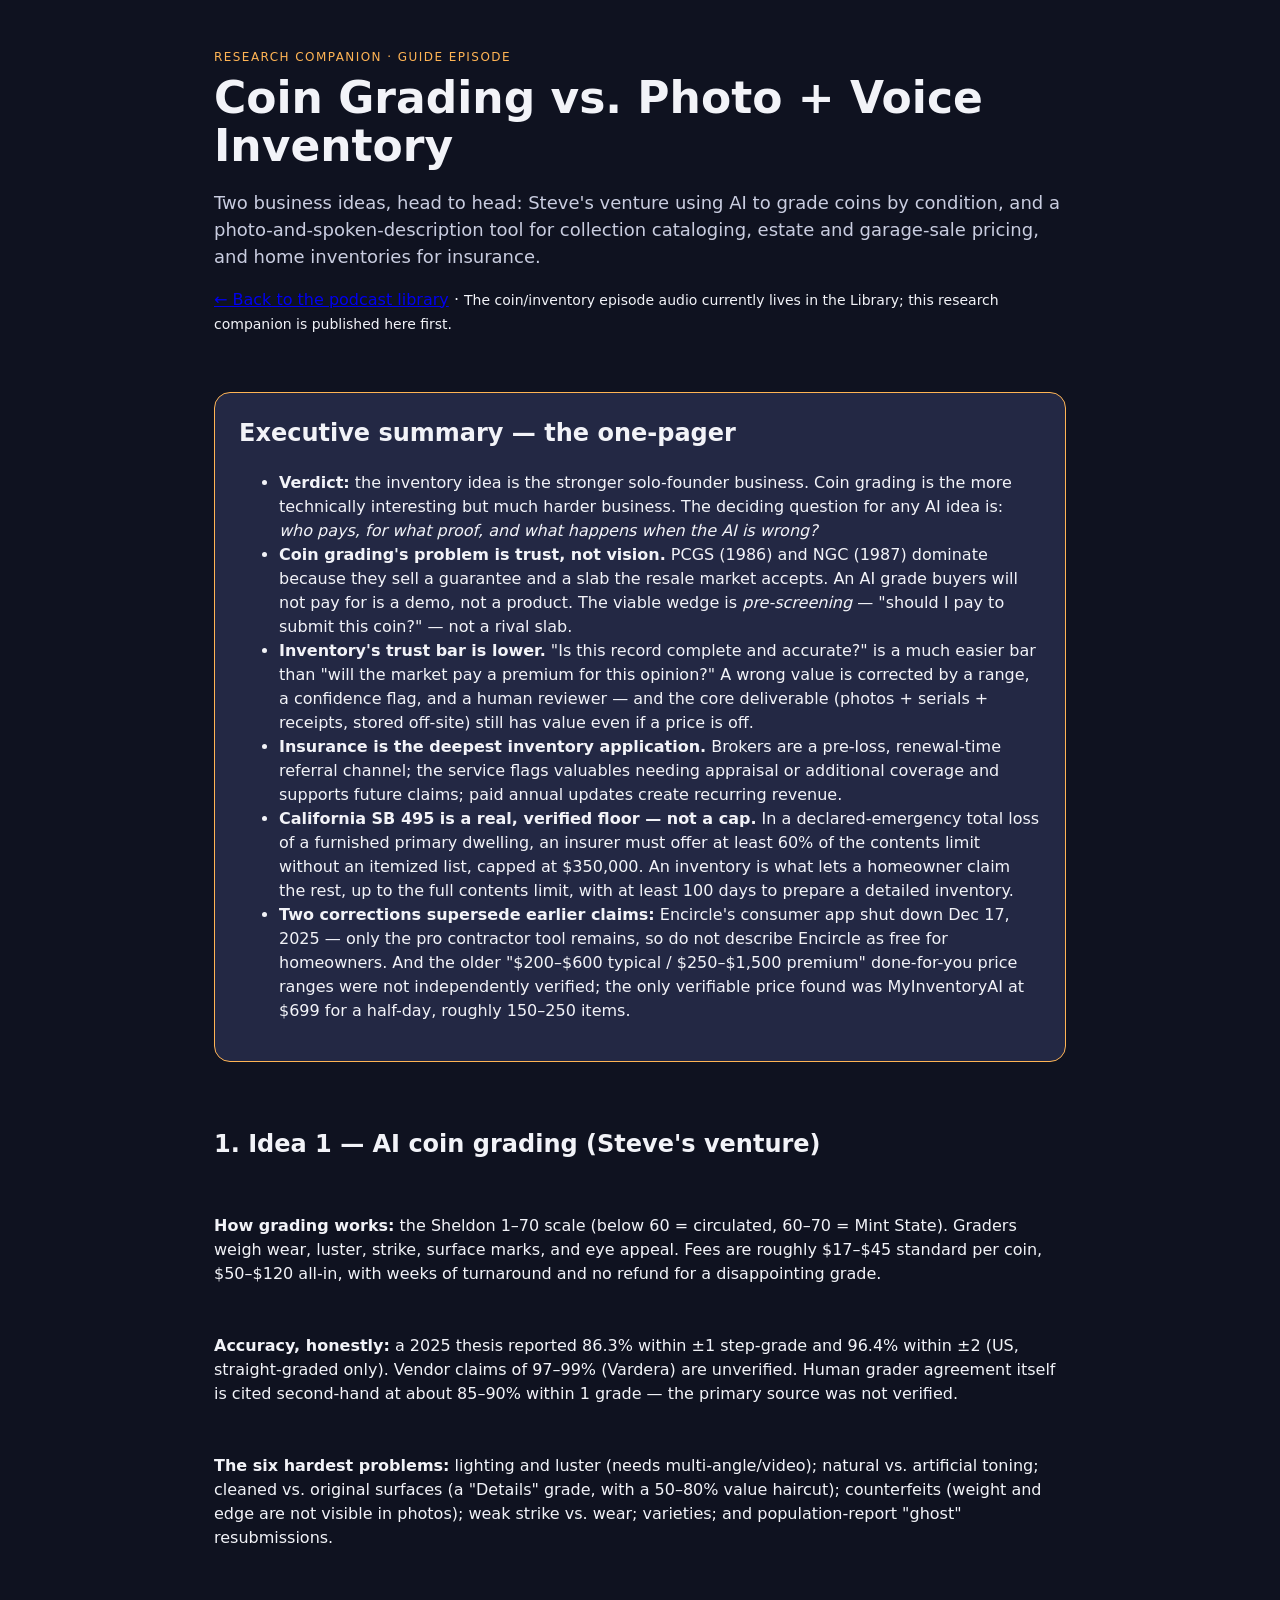
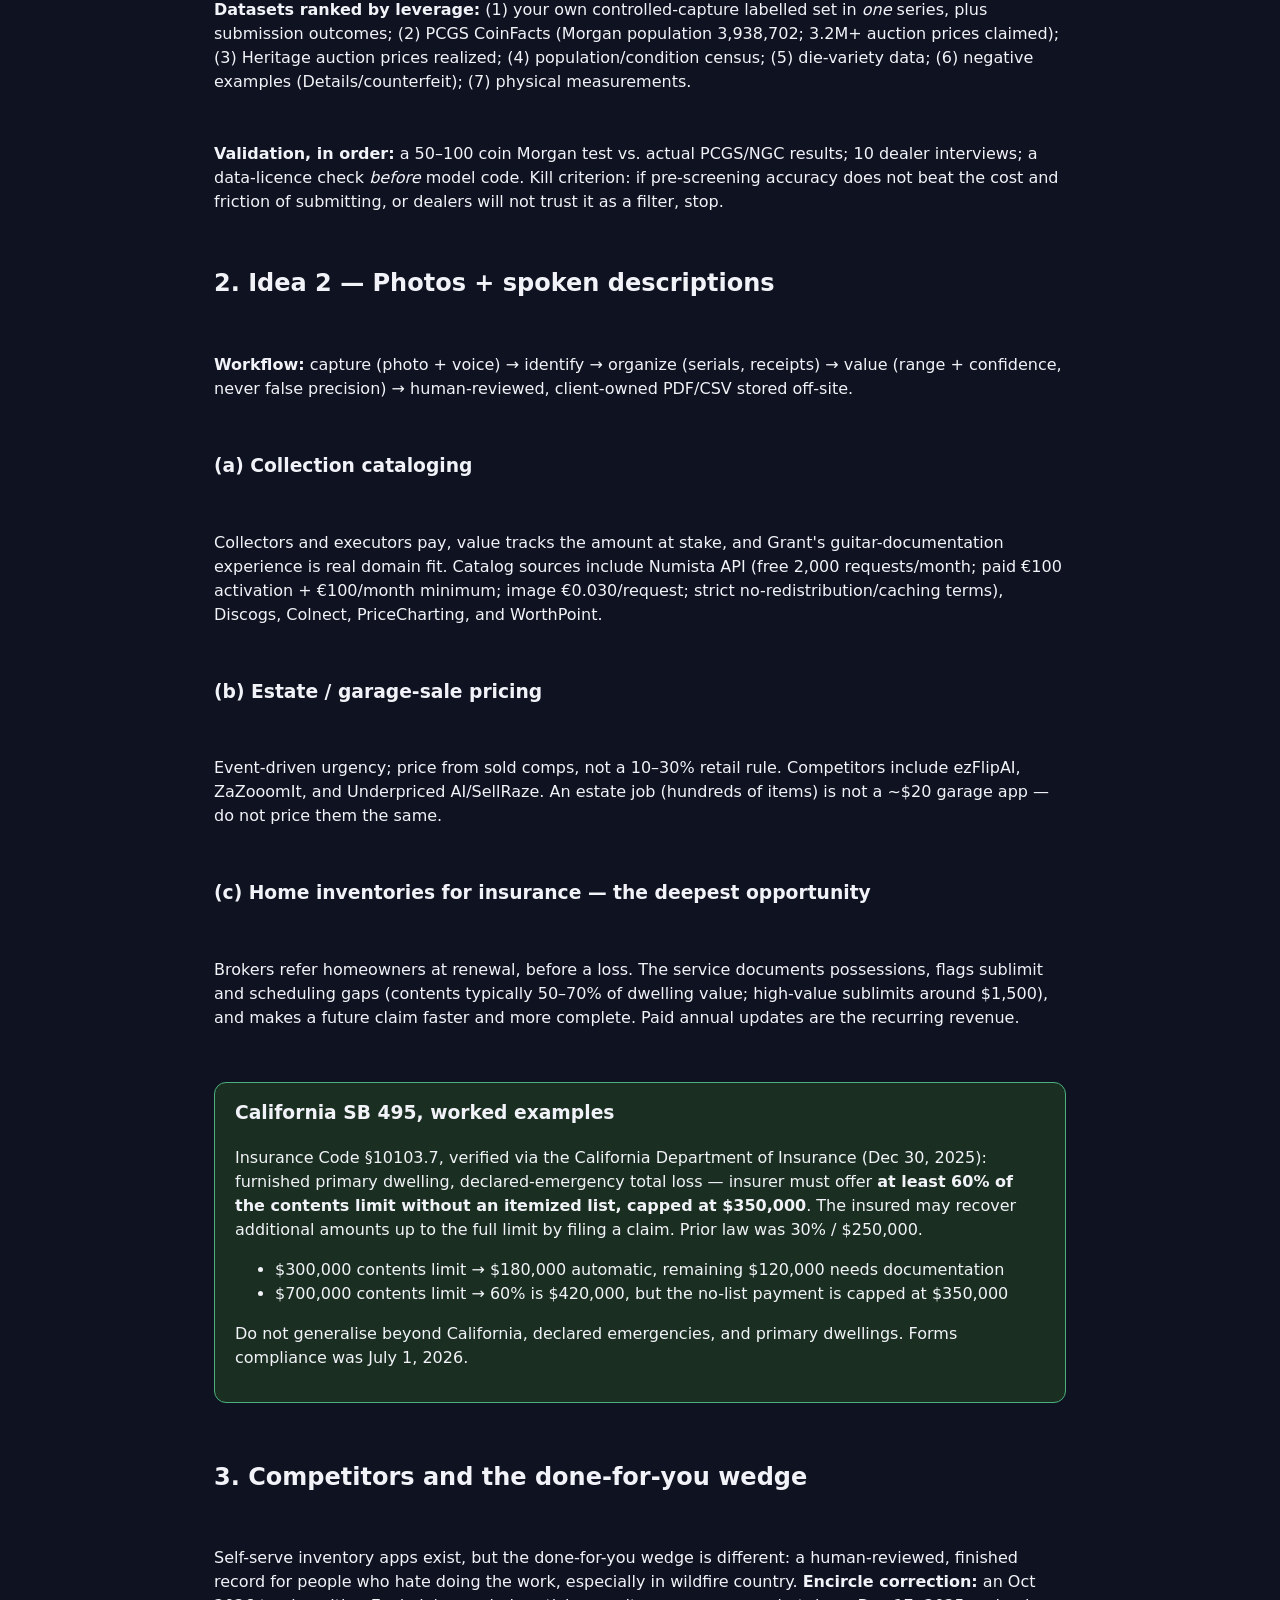
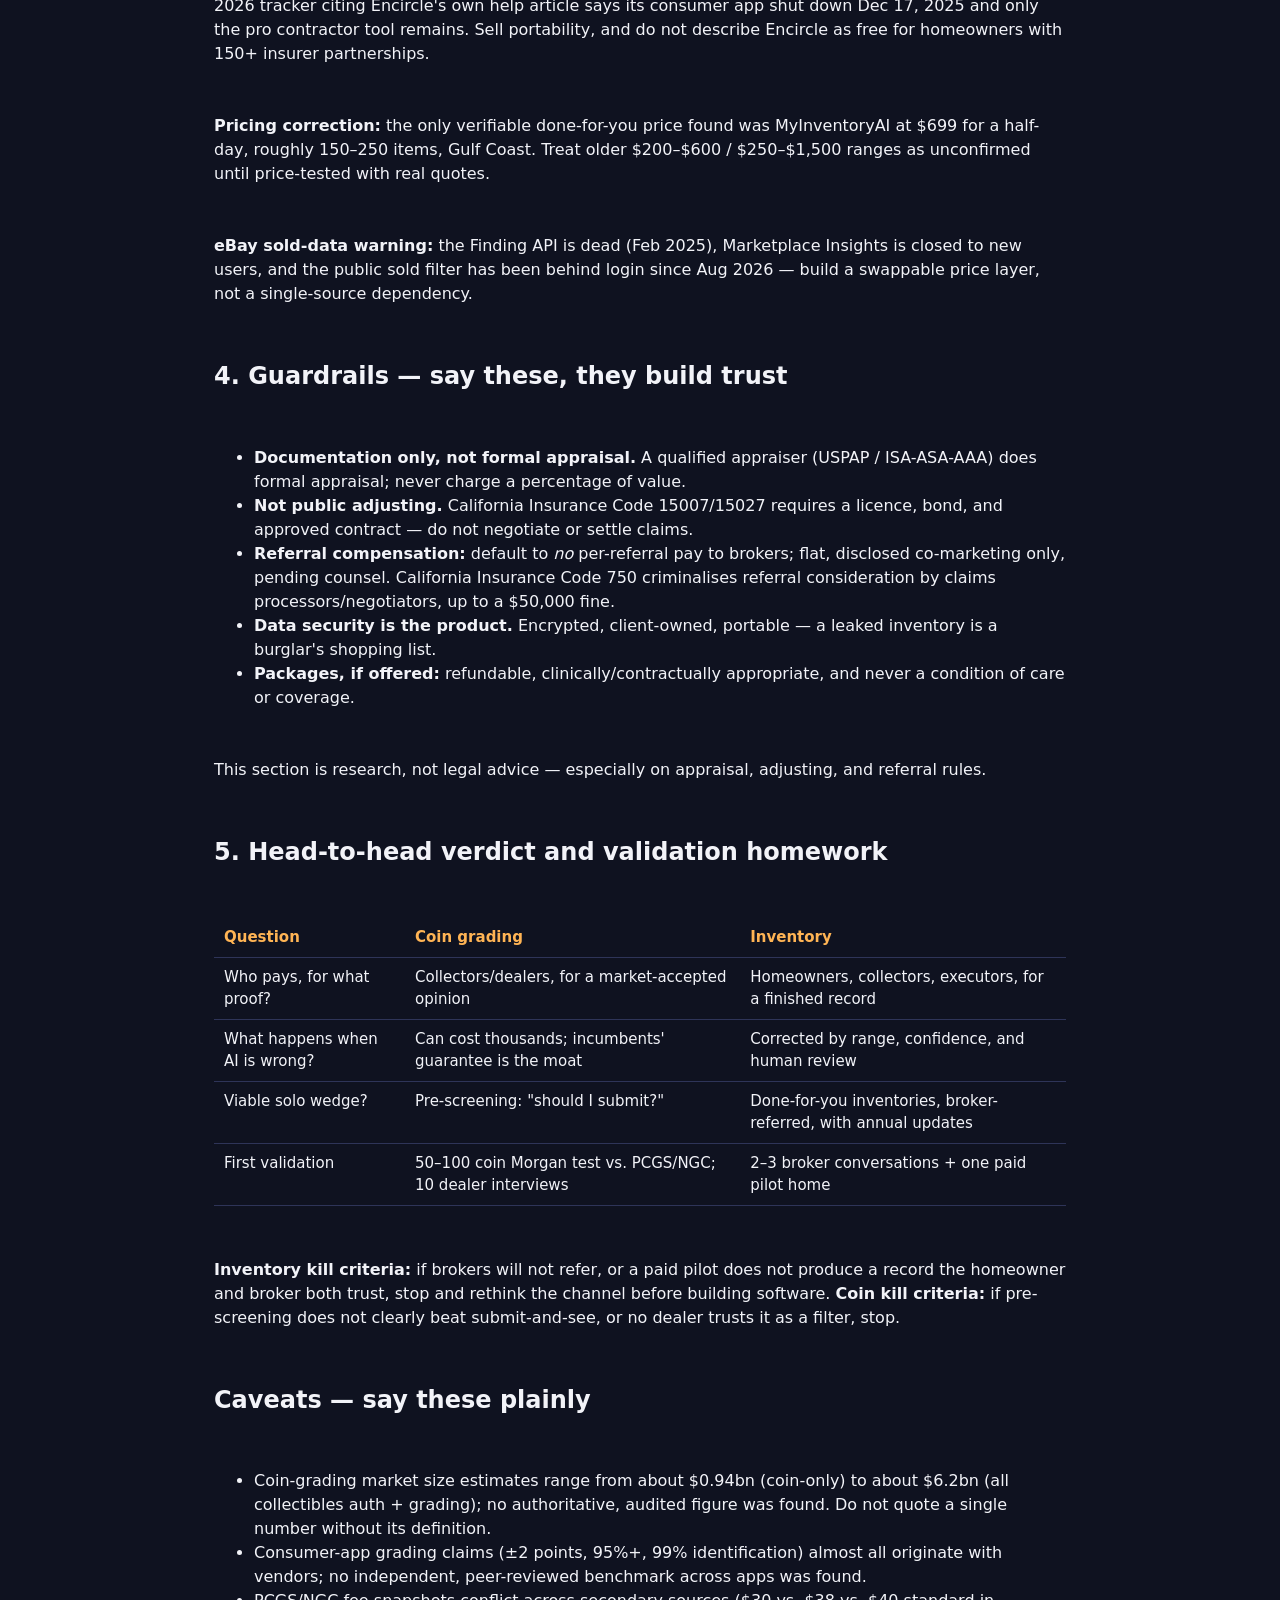
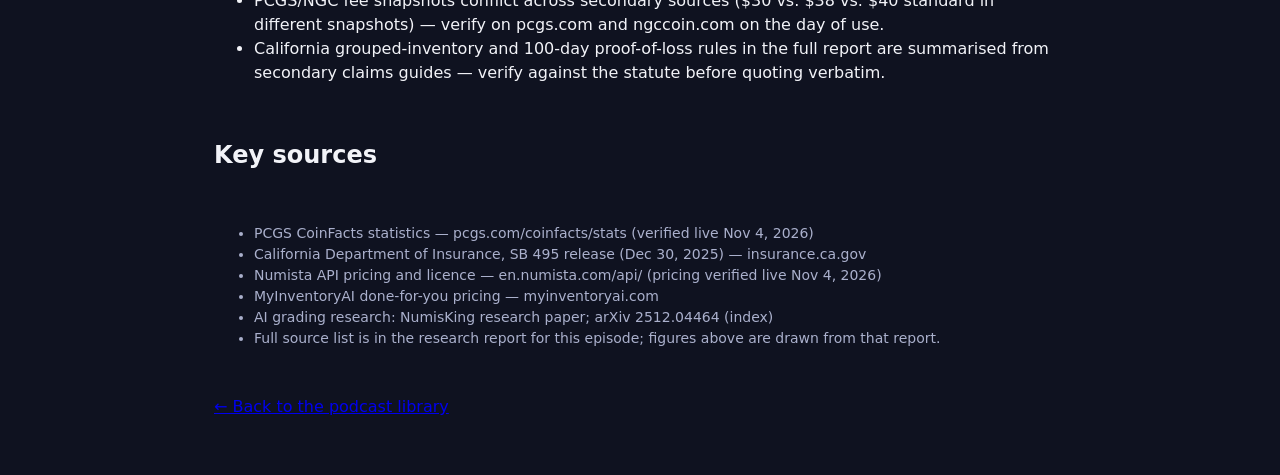
<file: research/coin-grading-inventory.html>
<!DOCTYPE html>
<html lang="en">
<head>
<meta charset="utf-8">
<meta name="viewport" content="width=device-width, initial-scale=1">
<title>Research companion — Coin Grading vs. Photo + Voice Inventory</title>
<link rel="stylesheet" href="../styles.css">
</head>
<body>
<header class="hero narrow">
  <p class="eyebrow">Research companion · Guide episode</p>
  <h1>Coin Grading vs. Photo + Voice Inventory</h1>
  <p class="sub">Two business ideas, head to head: Steve's venture using AI to grade coins by condition, and a photo-and-spoken-description tool for collection cataloging, estate and garage-sale pricing, and home inventories for insurance.</p>
  <p><a href="../index.html">← Back to the podcast library</a> · <span class="note">The coin/inventory episode audio currently lives in the Library; this research companion is published here first.</span></p>
</header>

<main class="narrow">
<section class="summary">
  <h2>Executive summary — the one-pager</h2>
  <ul>
    <li><strong>Verdict:</strong> the inventory idea is the stronger solo-founder business. Coin grading is the more technically interesting but much harder business. The deciding question for any AI idea is: <em>who pays, for what proof, and what happens when the AI is wrong?</em></li>
    <li><strong>Coin grading's problem is trust, not vision.</strong> PCGS (1986) and NGC (1987) dominate because they sell a guarantee and a slab the resale market accepts. An AI grade buyers will not pay for is a demo, not a product. The viable wedge is <em>pre-screening</em> — "should I pay to submit this coin?" — not a rival slab.</li>
    <li><strong>Inventory's trust bar is lower.</strong> "Is this record complete and accurate?" is a much easier bar than "will the market pay a premium for this opinion?" A wrong value is corrected by a range, a confidence flag, and a human reviewer — and the core deliverable (photos + serials + receipts, stored off-site) still has value even if a price is off.</li>
    <li><strong>Insurance is the deepest inventory application.</strong> Brokers are a pre-loss, renewal-time referral channel; the service flags valuables needing appraisal or additional coverage and supports future claims; paid annual updates create recurring revenue.</li>
    <li><strong>California SB 495 is a real, verified floor — not a cap.</strong> In a declared-emergency total loss of a furnished primary dwelling, an insurer must offer at least 60% of the contents limit without an itemized list, capped at $350,000. An inventory is what lets a homeowner claim the rest, up to the full contents limit, with at least 100 days to prepare a detailed inventory.</li>
    <li><strong>Two corrections supersede earlier claims:</strong> Encircle's consumer app shut down Dec 17, 2025 — only the pro contractor tool remains, so do not describe Encircle as free for homeowners. And the older "$200–$600 typical / $250–$1,500 premium" done-for-you price ranges were not independently verified; the only verifiable price found was MyInventoryAI at $699 for a half-day, roughly 150–250 items.</li>
  </ul>
</section>

<h2>1. Idea 1 — AI coin grading (Steve's venture)</h2>
<p><strong>How grading works:</strong> the Sheldon 1–70 scale (below 60 = circulated, 60–70 = Mint State). Graders weigh wear, luster, strike, surface marks, and eye appeal. Fees are roughly $17–$45 standard per coin, $50–$120 all-in, with weeks of turnaround and no refund for a disappointing grade.</p>
<p><strong>Accuracy, honestly:</strong> a 2025 thesis reported 86.3% within ±1 step-grade and 96.4% within ±2 (US, straight-graded only). Vendor claims of 97–99% (Vardera) are unverified. Human grader agreement itself is cited second-hand at about 85–90% within 1 grade — the primary source was not verified.</p>
<p><strong>The six hardest problems:</strong> lighting and luster (needs multi-angle/video); natural vs. artificial toning; cleaned vs. original surfaces (a "Details" grade, with a 50–80% value haircut); counterfeits (weight and edge are not visible in photos); weak strike vs. wear; varieties; and population-report "ghost" resubmissions.</p>
<p><strong>Datasets ranked by leverage:</strong> (1) your own controlled-capture labelled set in <em>one</em> series, plus submission outcomes; (2) PCGS CoinFacts (Morgan population 3,938,702; 3.2M+ auction prices claimed); (3) Heritage auction prices realized; (4) population/condition census; (5) die-variety data; (6) negative examples (Details/counterfeit); (7) physical measurements.</p>
<p><strong>Validation, in order:</strong> a 50–100 coin Morgan test vs. actual PCGS/NGC results; 10 dealer interviews; a data-licence check <em>before</em> model code. Kill criterion: if pre-screening accuracy does not beat the cost and friction of submitting, or dealers will not trust it as a filter, stop.</p>

<h2>2. Idea 2 — Photos + spoken descriptions</h2>
<p><strong>Workflow:</strong> capture (photo + voice) → identify → organize (serials, receipts) → value (range + confidence, never false precision) → human-reviewed, client-owned PDF/CSV stored off-site.</p>
<h3>(a) Collection cataloging</h3>
<p>Collectors and executors pay, value tracks the amount at stake, and Grant's guitar-documentation experience is real domain fit. Catalog sources include Numista API (free 2,000 requests/month; paid €100 activation + €100/month minimum; image €0.030/request; strict no-redistribution/caching terms), Discogs, Colnect, PriceCharting, and WorthPoint.</p>
<h3>(b) Estate / garage-sale pricing</h3>
<p>Event-driven urgency; price from sold comps, not a 10–30% retail rule. Competitors include ezFlipAI, ZaZooomIt, and Underpriced AI/SellRaze. An estate job (hundreds of items) is not a ~$20 garage app — do not price them the same.</p>
<h3>(c) Home inventories for insurance — the deepest opportunity</h3>
<p>Brokers refer homeowners at renewal, before a loss. The service documents possessions, flags sublimit and scheduling gaps (contents typically 50–70% of dwelling value; high-value sublimits around $1,500), and makes a future claim faster and more complete. Paid annual updates are the recurring revenue.</p>
<div class="callout">
<h3>California SB 495, worked examples</h3>
<p>Insurance Code §10103.7, verified via the California Department of Insurance (Dec 30, 2025): furnished primary dwelling, declared-emergency total loss — insurer must offer <strong>at least 60% of the contents limit without an itemized list, capped at $350,000</strong>. The insured may recover additional amounts up to the full limit by filing a claim. Prior law was 30% / $250,000.</p>
<ul>
<li>$300,000 contents limit → $180,000 automatic, remaining $120,000 needs documentation</li>
<li>$700,000 contents limit → 60% is $420,000, but the no-list payment is capped at $350,000</li>
</ul>
<p>Do not generalise beyond California, declared emergencies, and primary dwellings. Forms compliance was July 1, 2026.</p>
</div>

<h2>3. Competitors and the done-for-you wedge</h2>
<p>Self-serve inventory apps exist, but the done-for-you wedge is different: a human-reviewed, finished record for people who hate doing the work, especially in wildfire country. <strong>Encircle correction:</strong> an Oct 2026 tracker citing Encircle's own help article says its consumer app shut down Dec 17, 2025 and only the pro contractor tool remains. Sell portability, and do not describe Encircle as free for homeowners with 150+ insurer partnerships.</p>
<p><strong>Pricing correction:</strong> the only verifiable done-for-you price found was MyInventoryAI at $699 for a half-day, roughly 150–250 items, Gulf Coast. Treat older $200–$600 / $250–$1,500 ranges as unconfirmed until price-tested with real quotes.</p>
<p><strong>eBay sold-data warning:</strong> the Finding API is dead (Feb 2025), Marketplace Insights is closed to new users, and the public sold filter has been behind login since Aug 2026 — build a swappable price layer, not a single-source dependency.</p>

<h2>4. Guardrails — say these, they build trust</h2>
<ul>
<li><strong>Documentation only, not formal appraisal.</strong> A qualified appraiser (USPAP / ISA-ASA-AAA) does formal appraisal; never charge a percentage of value.</li>
<li><strong>Not public adjusting.</strong> California Insurance Code 15007/15027 requires a licence, bond, and approved contract — do not negotiate or settle claims.</li>
<li><strong>Referral compensation:</strong> default to <em>no</em> per-referral pay to brokers; flat, disclosed co-marketing only, pending counsel. California Insurance Code 750 criminalises referral consideration by claims processors/negotiators, up to a $50,000 fine.</li>
<li><strong>Data security is the product.</strong> Encrypted, client-owned, portable — a leaked inventory is a burglar's shopping list.</li>
<li><strong>Packages, if offered:</strong> refundable, clinically/contractually appropriate, and never a condition of care or coverage.</li>
</ul>
<p>This section is research, not legal advice — especially on appraisal, adjusting, and referral rules.</p>

<h2>5. Head-to-head verdict and validation homework</h2>
<table>
<tr><th>Question</th><th>Coin grading</th><th>Inventory</th></tr>
<tr><td>Who pays, for what proof?</td><td>Collectors/dealers, for a market-accepted opinion</td><td>Homeowners, collectors, executors, for a finished record</td></tr>
<tr><td>What happens when AI is wrong?</td><td>Can cost thousands; incumbents' guarantee is the moat</td><td>Corrected by range, confidence, and human review</td></tr>
<tr><td>Viable solo wedge?</td><td>Pre-screening: "should I submit?"</td><td>Done-for-you inventories, broker-referred, with annual updates</td></tr>
<tr><td>First validation</td><td>50–100 coin Morgan test vs. PCGS/NGC; 10 dealer interviews</td><td>2–3 broker conversations + one paid pilot home</td></tr>
</table>
<p><strong>Inventory kill criteria:</strong> if brokers will not refer, or a paid pilot does not produce a record the homeowner and broker both trust, stop and rethink the channel before building software. <strong>Coin kill criteria:</strong> if pre-screening does not clearly beat submit-and-see, or no dealer trusts it as a filter, stop.</p>

<h2>Caveats — say these plainly</h2>
<ul>
<li>Coin-grading market size estimates range from about $0.94bn (coin-only) to about $6.2bn (all collectibles auth + grading); no authoritative, audited figure was found. Do not quote a single number without its definition.</li>
<li>Consumer-app grading claims (±2 points, 95%+, 99% identification) almost all originate with vendors; no independent, peer-reviewed benchmark across apps was found.</li>
<li>PCGS/NGC fee snapshots conflict across secondary sources ($30 vs. $38 vs. $40 standard in different snapshots) — verify on pcgs.com and ngccoin.com on the day of use.</li>
<li>California grouped-inventory and 100-day proof-of-loss rules in the full report are summarised from secondary claims guides — verify against the statute before quoting verbatim.</li>
</ul>

<h2>Key sources</h2>
<ul class="sources">
<li>PCGS CoinFacts statistics — pcgs.com/coinfacts/stats (verified live Nov 4, 2026)</li>
<li>California Department of Insurance, SB 495 release (Dec 30, 2025) — insurance.ca.gov</li>
<li>Numista API pricing and licence — en.numista.com/api/ (pricing verified live Nov 4, 2026)</li>
<li>MyInventoryAI done-for-you pricing — myinventoryai.com</li>
<li>AI grading research: NumisKing research paper; arXiv 2512.04464 (index)</li>
<li>Full source list is in the research report for this episode; figures above are drawn from that report.</li>
</ul>
<p><a href="../index.html">← Back to the podcast library</a></p>
</main>
</body>
</html>
</file>
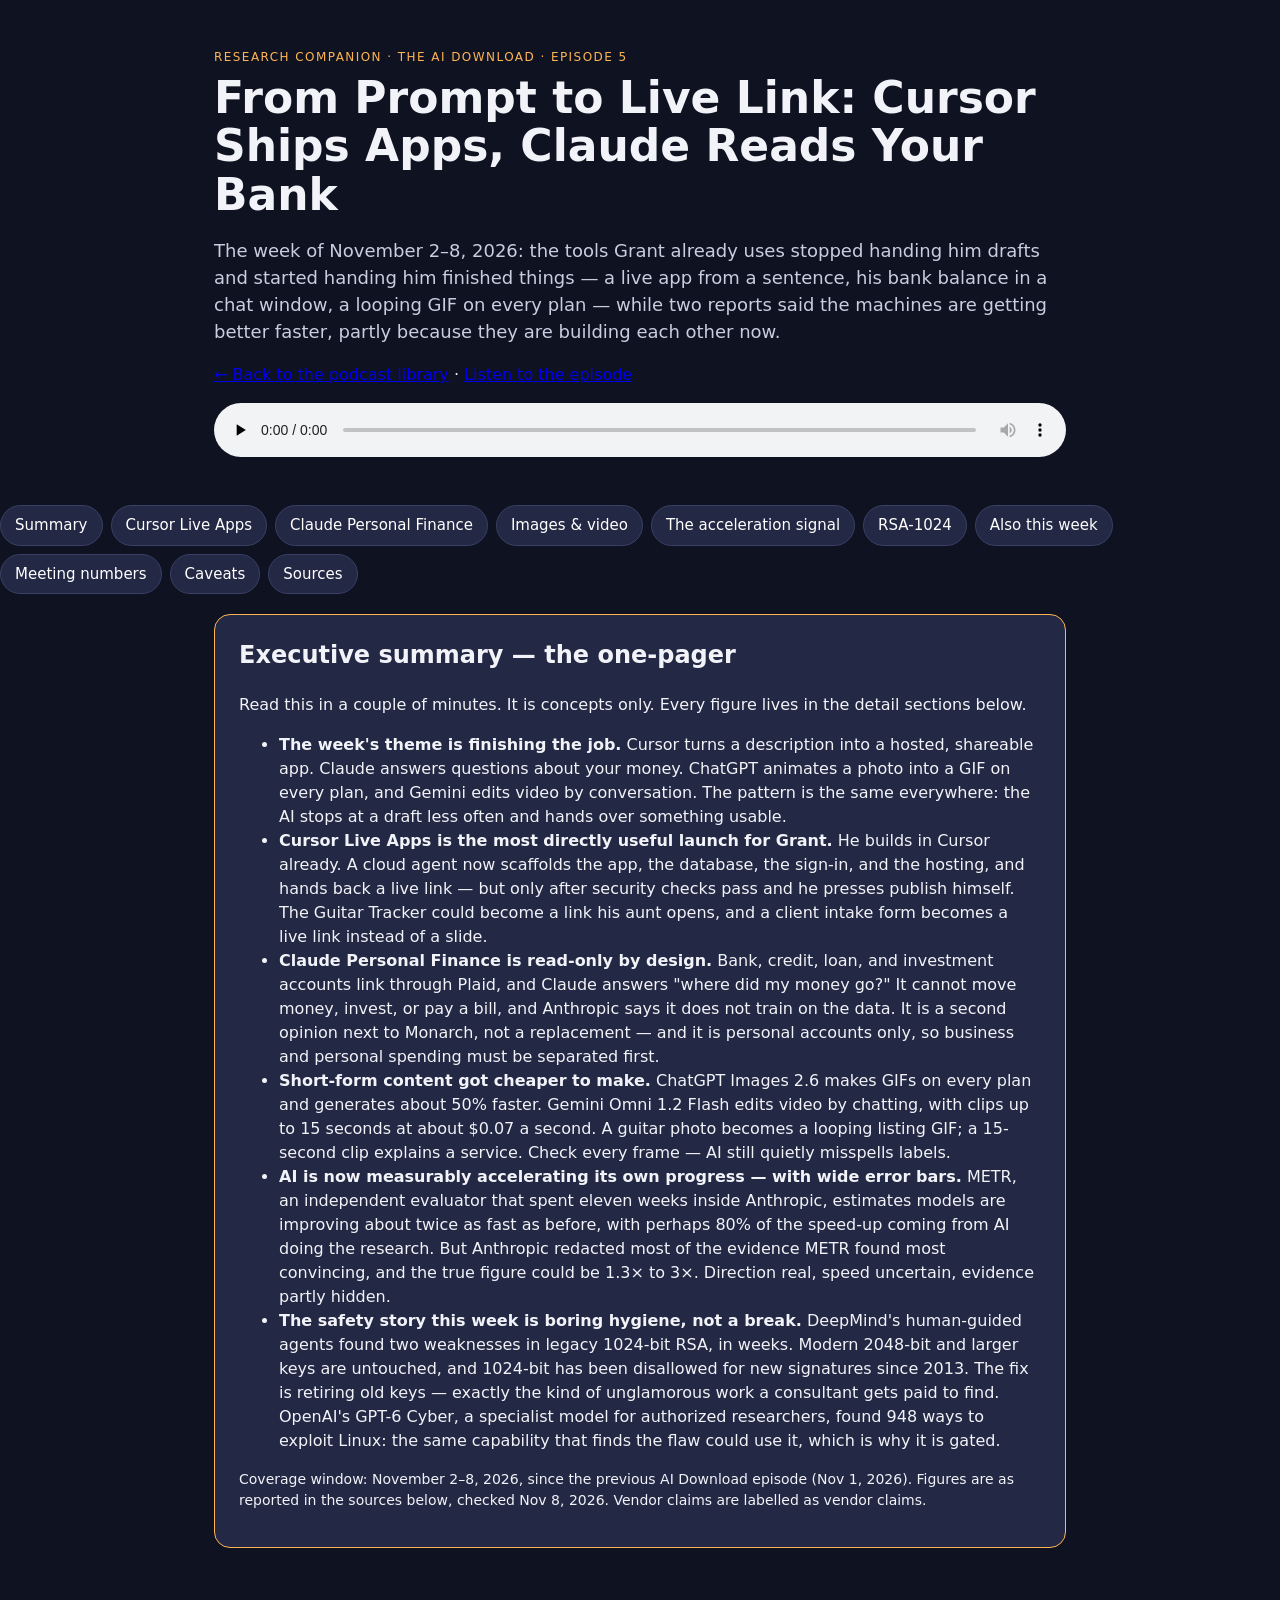
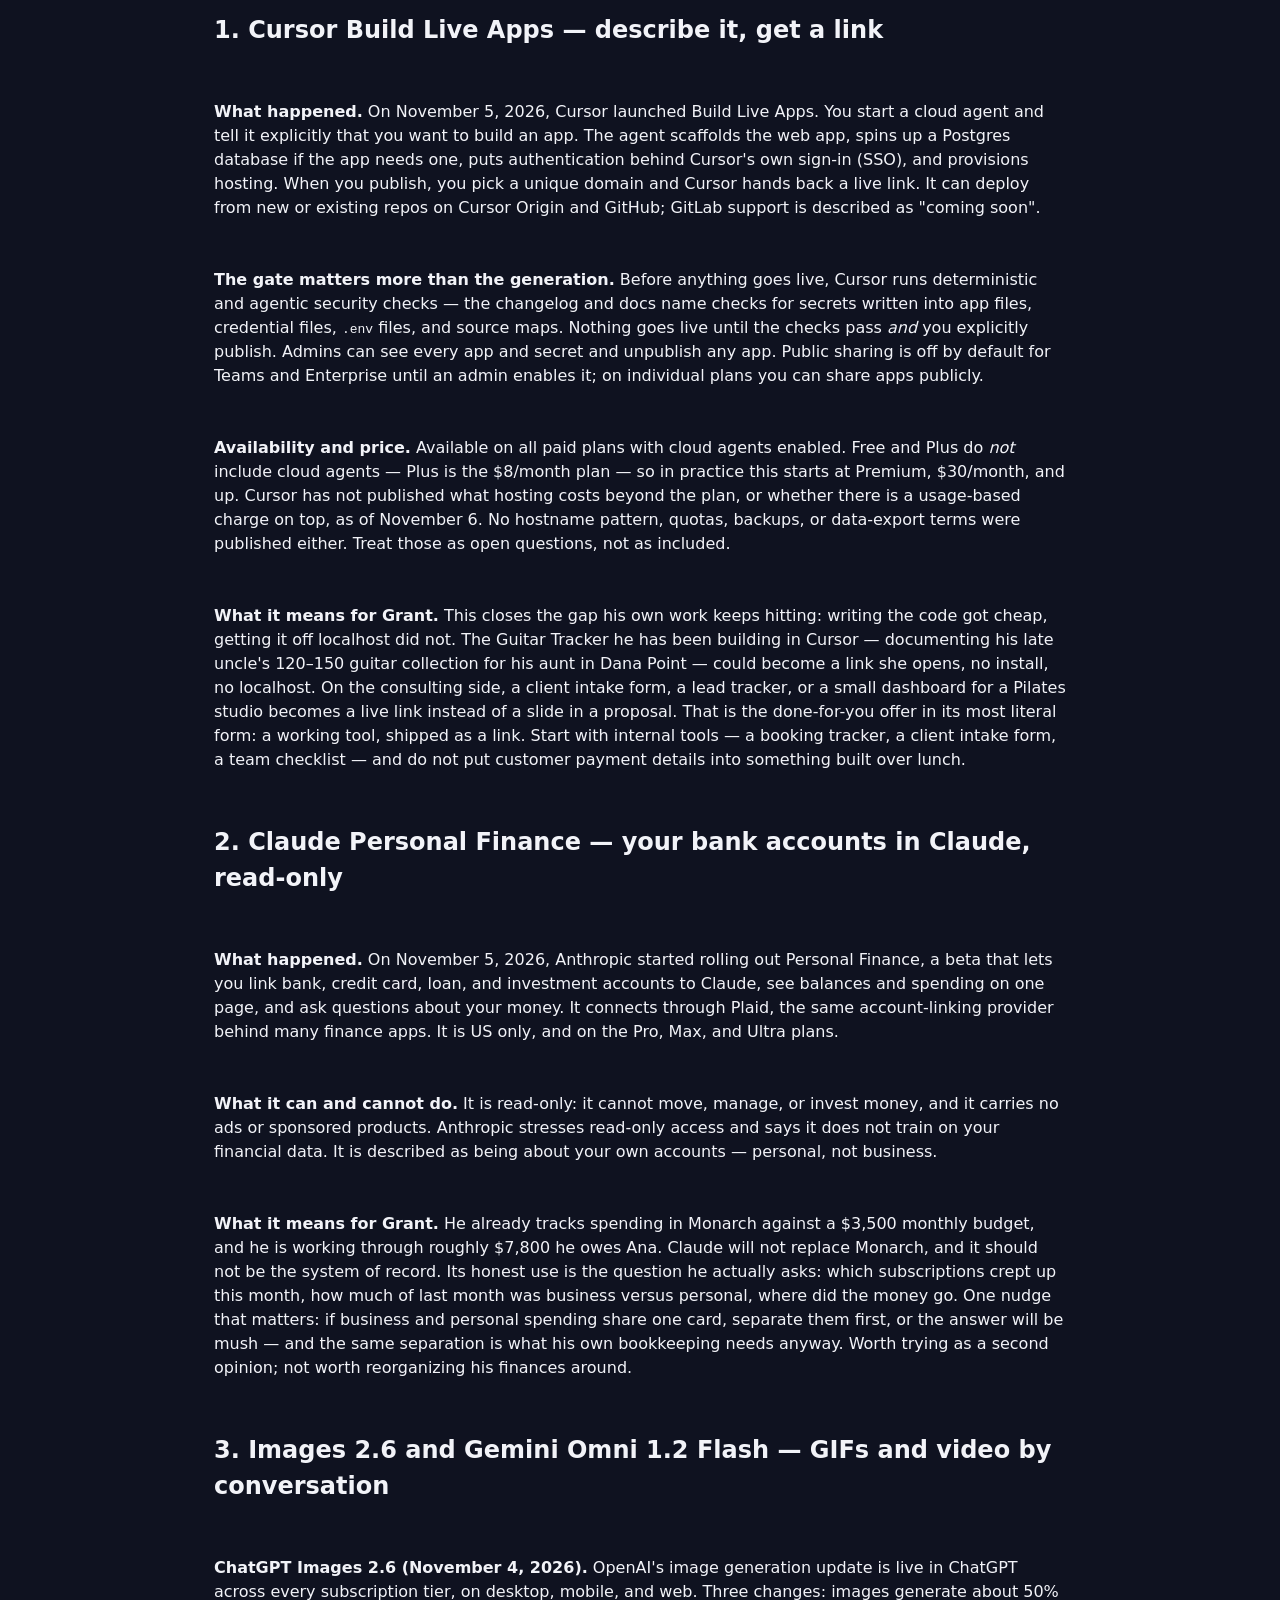
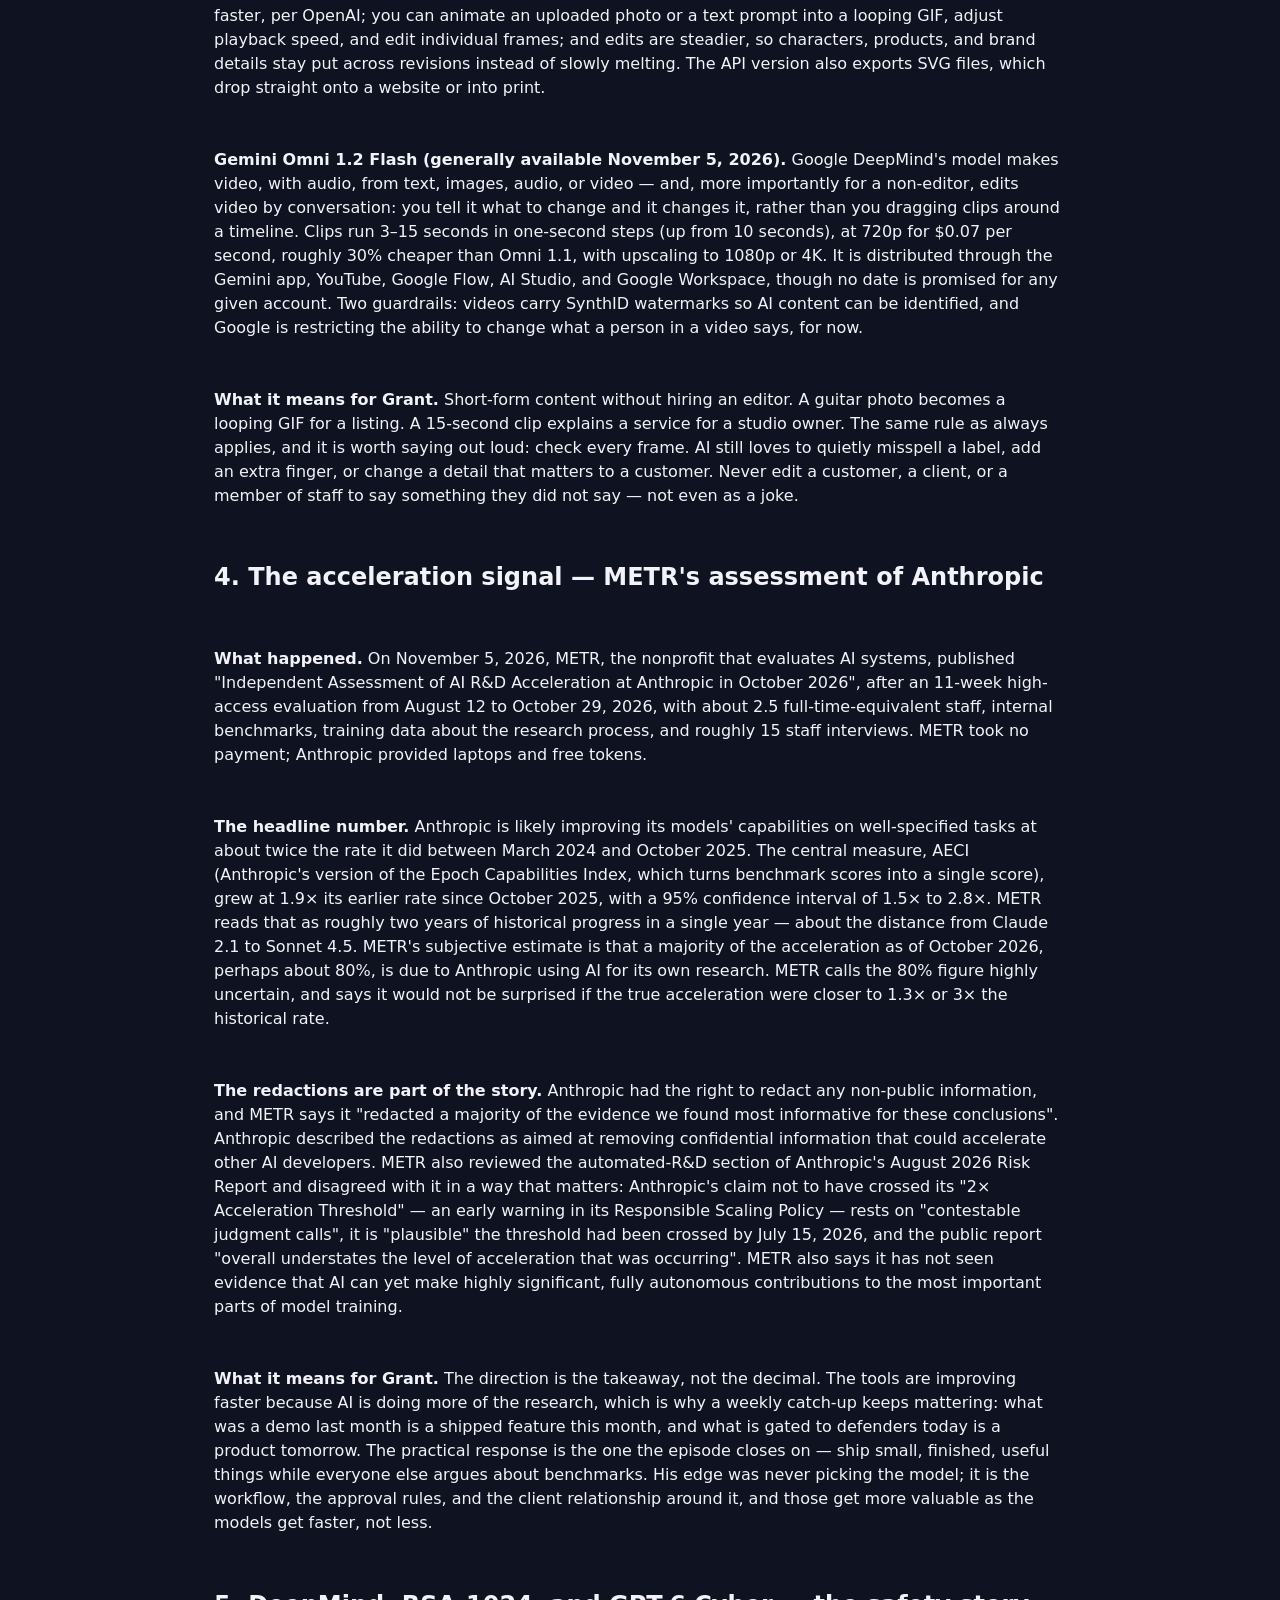
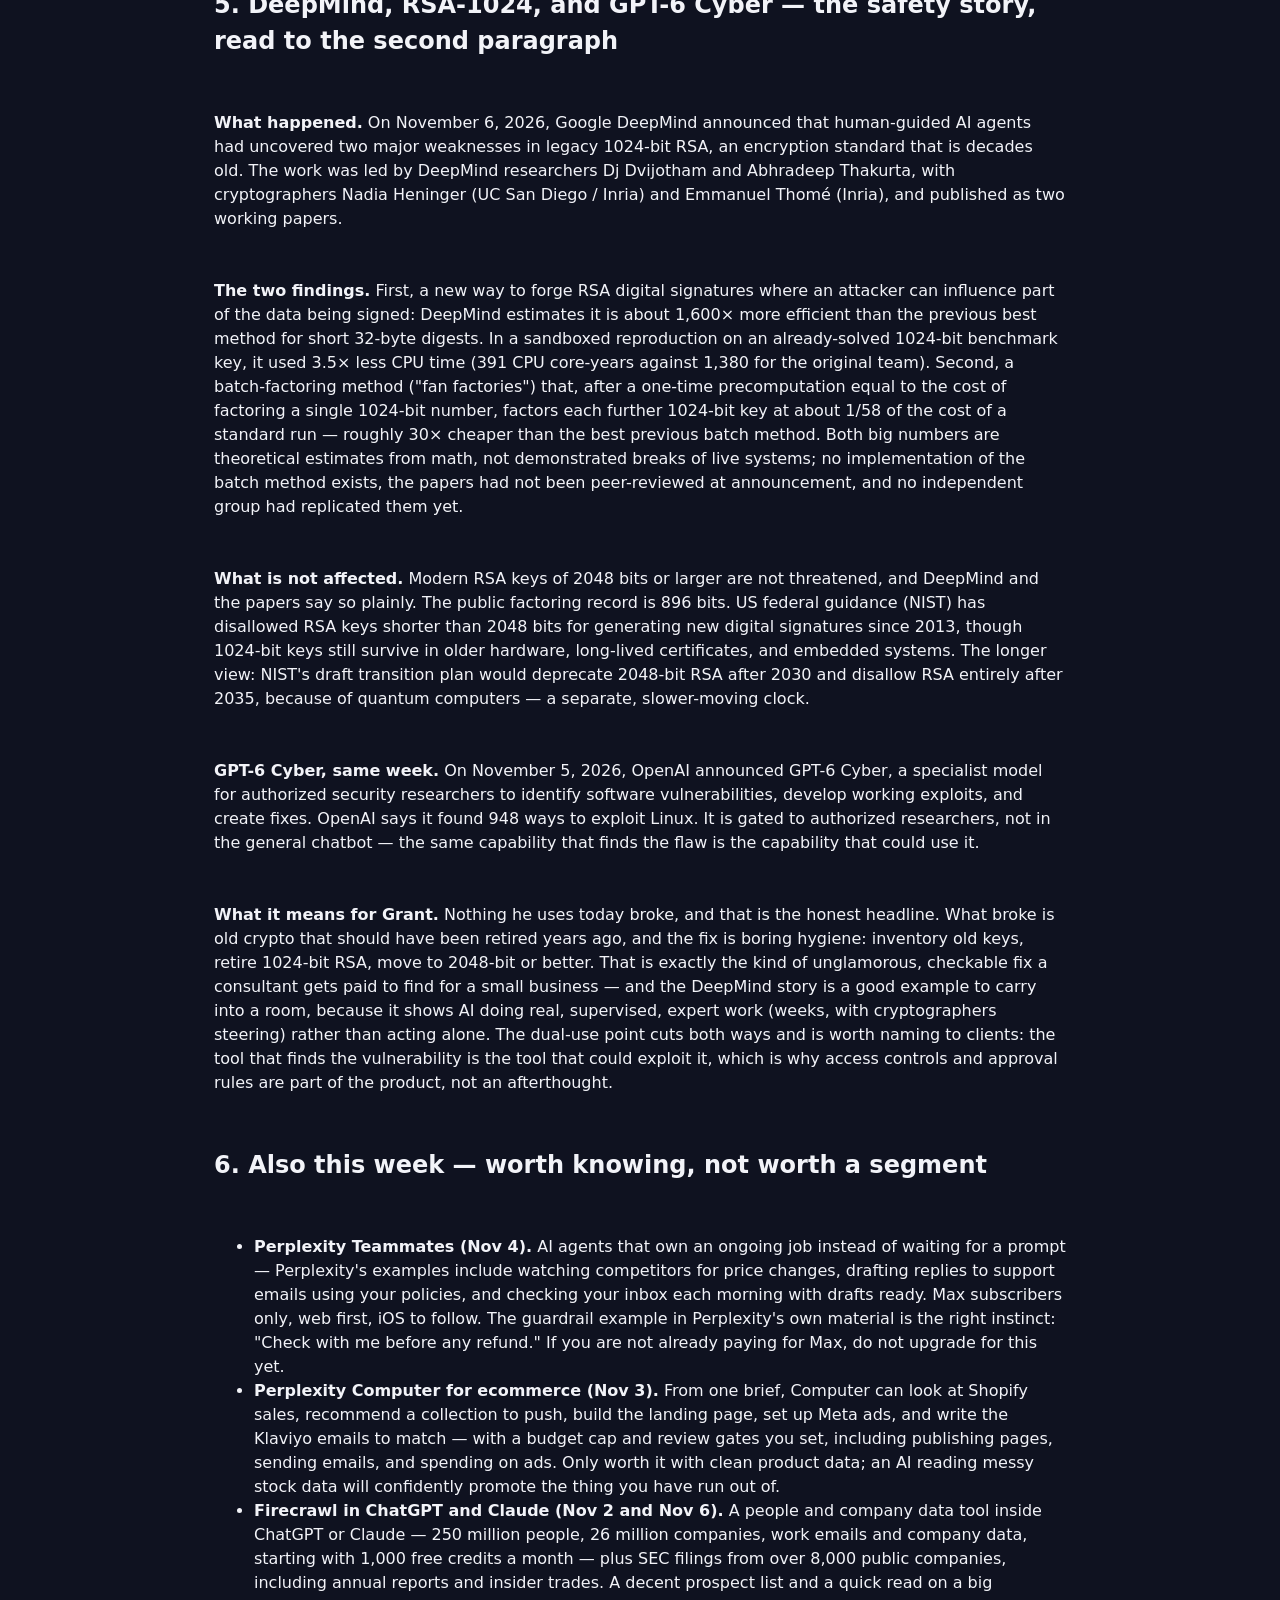
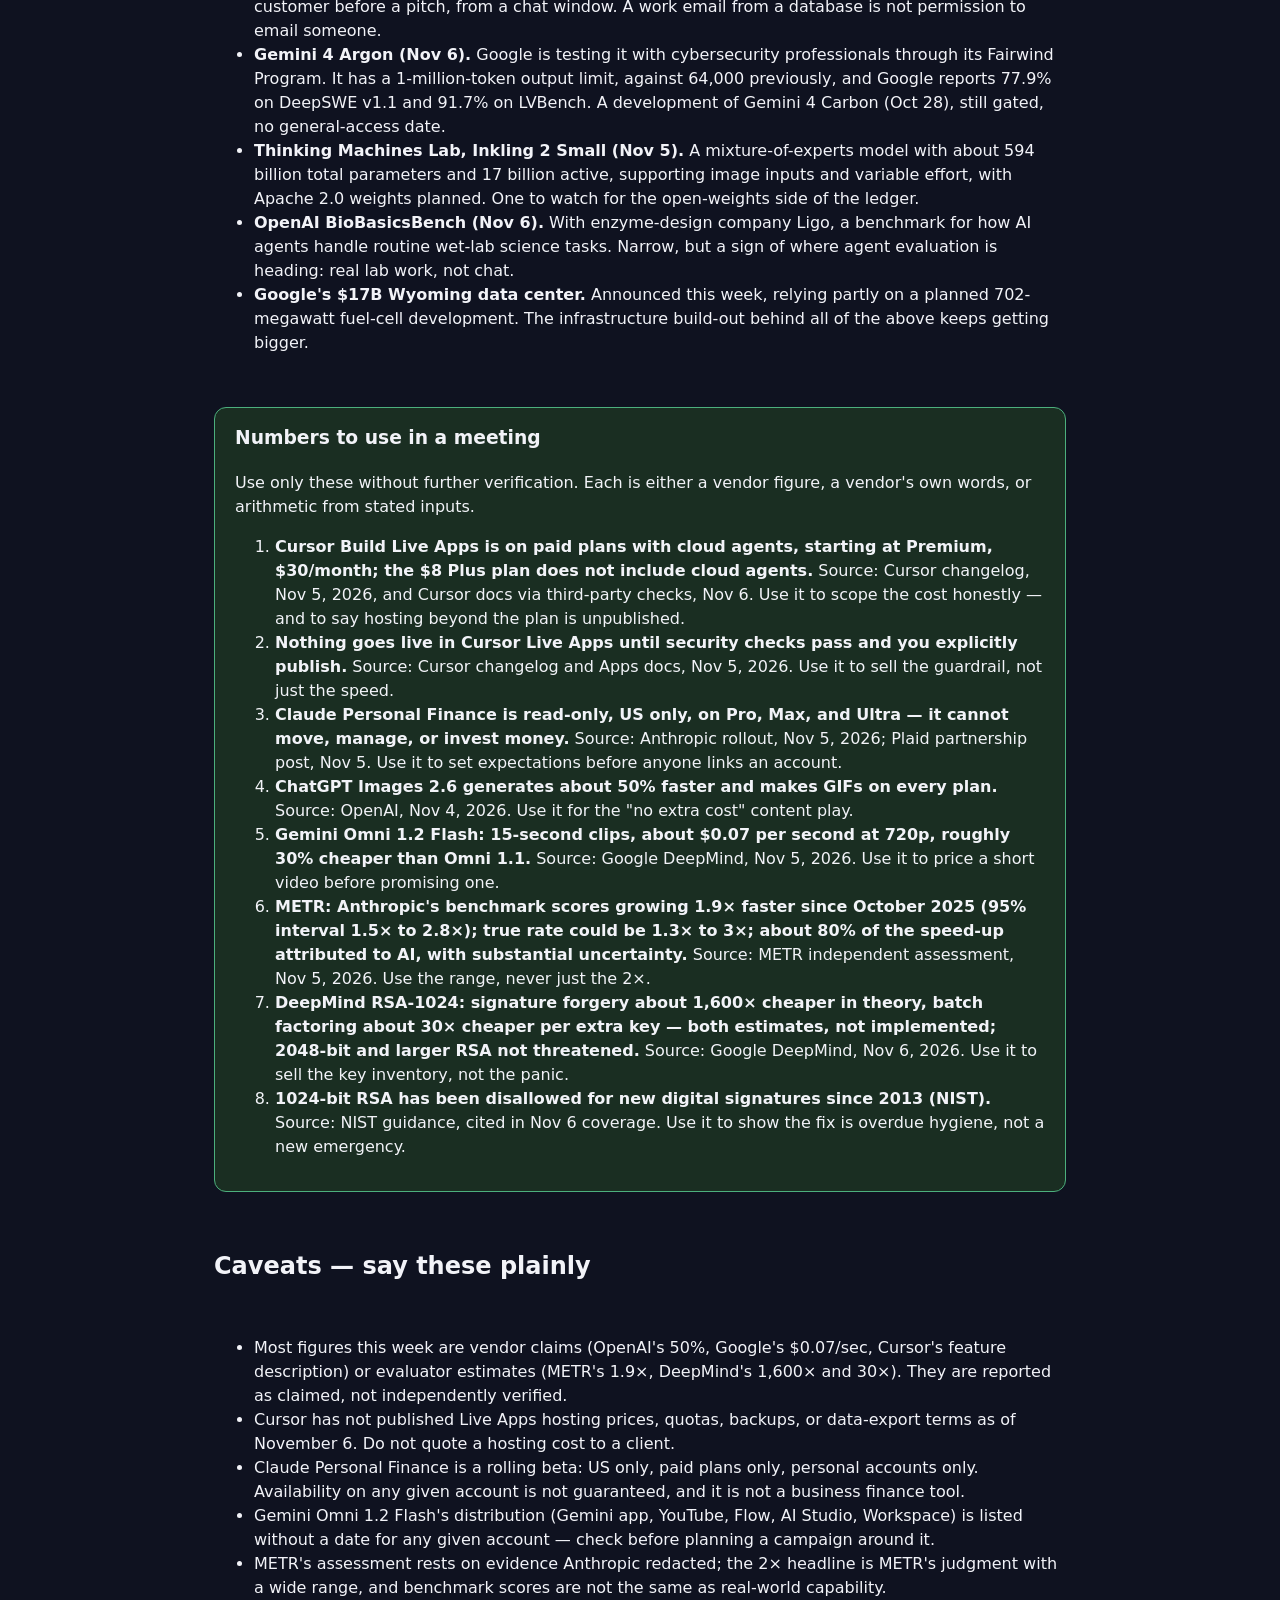
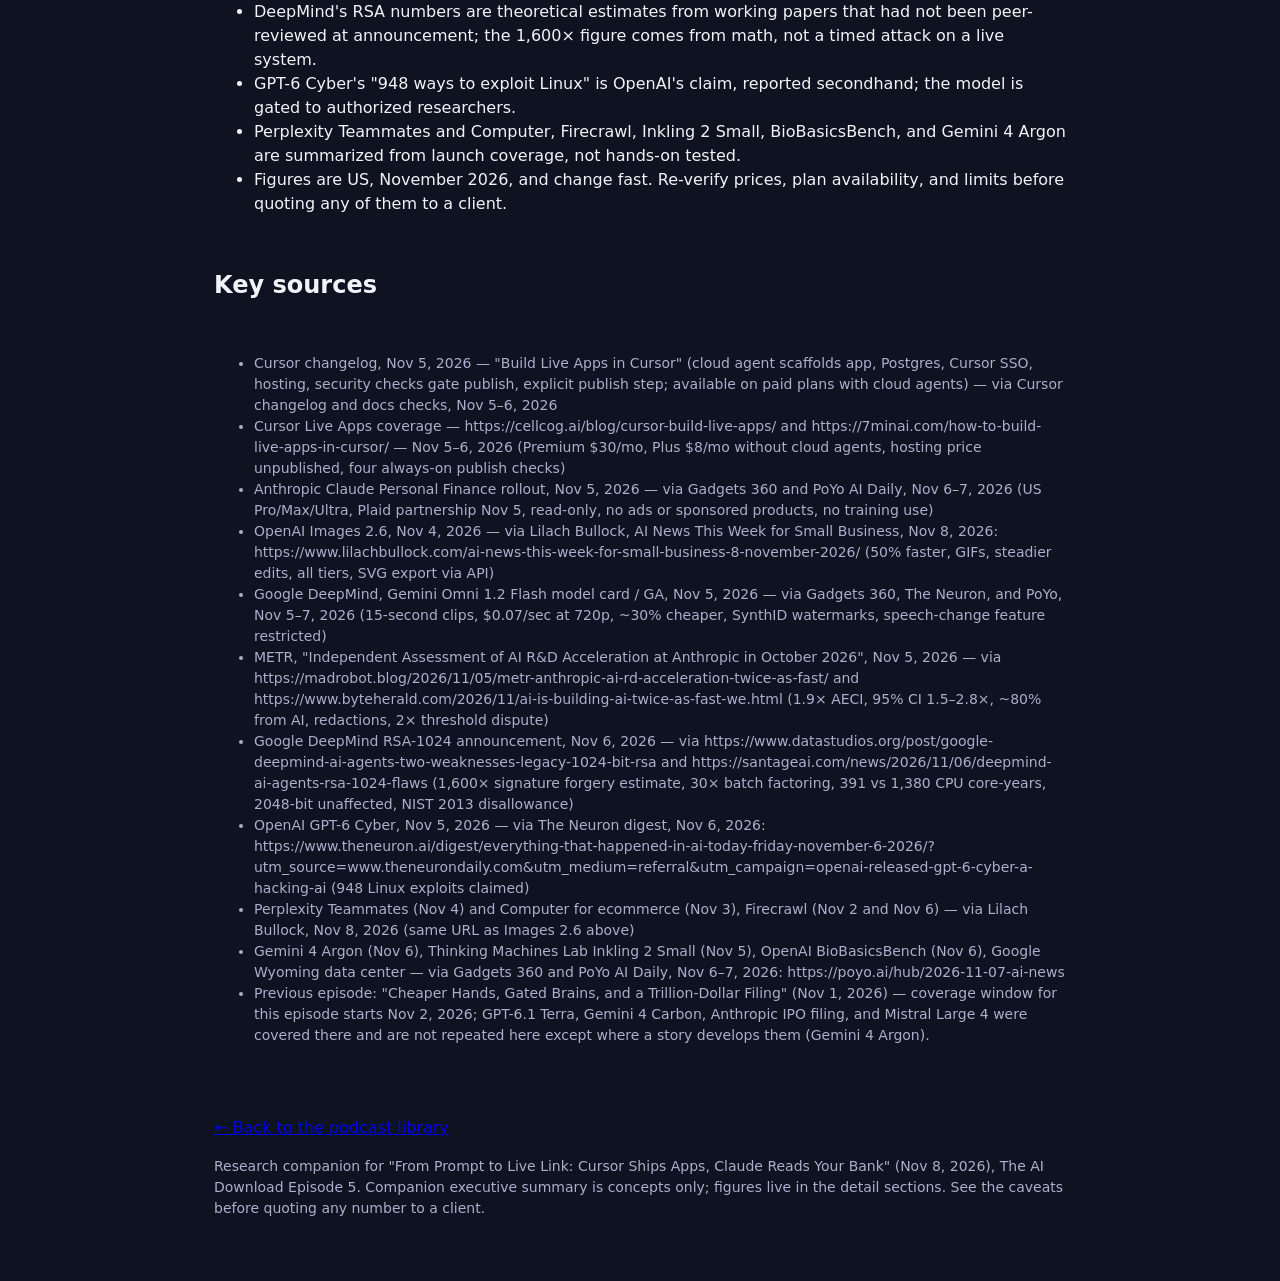
<file: research/from-prompt-to-live-link.html>
<!DOCTYPE html>
<html lang="en">
<head>
<meta charset="utf-8">
<meta name="viewport" content="width=device-width, initial-scale=1">
<title>Research companion — From Prompt to Live Link: Cursor Ships Apps, Claude Reads Your Bank</title>
<link rel="stylesheet" href="../styles.css">
</head>
<body>
<header class="hero narrow">
  <p class="eyebrow">Research companion · The AI Download · Episode 5</p>
  <h1>From Prompt to Live Link: Cursor Ships Apps, Claude Reads Your Bank</h1>
  <p class="sub">The week of November 2–8, 2026: the tools Grant already uses stopped handing him drafts and started handing him finished things — a live app from a sentence, his bank balance in a chat window, a looping GIF on every plan — while two reports said the machines are getting better faster, partly because they are building each other now.</p>
  <p><a href="../index.html">← Back to the podcast library</a> · <a href="../episodes/ep5-from-prompt-to-live-link.mp3">Listen to the episode</a></p>
  <audio controls preload="none" src="../episodes/ep5-from-prompt-to-live-link.mp3"></audio>
</header>

<nav class="toc" aria-label="Contents">
  <a href="#summary">Summary</a>
  <a href="#cursor">Cursor Live Apps</a>
  <a href="#claude-finance">Claude Personal Finance</a>
  <a href="#images-video">Images &amp; video</a>
  <a href="#acceleration">The acceleration signal</a>
  <a href="#rsa">RSA-1024</a>
  <a href="#also">Also this week</a>
  <a href="#meeting-numbers">Meeting numbers</a>
  <a href="#caveats">Caveats</a>
  <a href="#sources">Sources</a>
</nav>

<main class="narrow">
<section class="summary">
  <h2 id="summary">Executive summary — the one-pager</h2>
  <p>Read this in a couple of minutes. It is concepts only. Every figure lives in the detail sections below.</p>
  <ul>
    <li><strong>The week's theme is finishing the job.</strong> Cursor turns a description into a hosted, shareable app. Claude answers questions about your money. ChatGPT animates a photo into a GIF on every plan, and Gemini edits video by conversation. The pattern is the same everywhere: the AI stops at a draft less often and hands over something usable.</li>
    <li><strong>Cursor Live Apps is the most directly useful launch for Grant.</strong> He builds in Cursor already. A cloud agent now scaffolds the app, the database, the sign-in, and the hosting, and hands back a live link — but only after security checks pass and he presses publish himself. The Guitar Tracker could become a link his aunt opens, and a client intake form becomes a live link instead of a slide.</li>
    <li><strong>Claude Personal Finance is read-only by design.</strong> Bank, credit, loan, and investment accounts link through Plaid, and Claude answers "where did my money go?" It cannot move money, invest, or pay a bill, and Anthropic says it does not train on the data. It is a second opinion next to Monarch, not a replacement — and it is personal accounts only, so business and personal spending must be separated first.</li>
    <li><strong>Short-form content got cheaper to make.</strong> ChatGPT Images 2.6 makes GIFs on every plan and generates about 50% faster. Gemini Omni 1.2 Flash edits video by chatting, with clips up to 15 seconds at about $0.07 a second. A guitar photo becomes a looping listing GIF; a 15-second clip explains a service. Check every frame — AI still quietly misspells labels.</li>
    <li><strong>AI is now measurably accelerating its own progress — with wide error bars.</strong> METR, an independent evaluator that spent eleven weeks inside Anthropic, estimates models are improving about twice as fast as before, with perhaps 80% of the speed-up coming from AI doing the research. But Anthropic redacted most of the evidence METR found most convincing, and the true figure could be 1.3× to 3×. Direction real, speed uncertain, evidence partly hidden.</li>
    <li><strong>The safety story this week is boring hygiene, not a break.</strong> DeepMind's human-guided agents found two weaknesses in legacy 1024-bit RSA, in weeks. Modern 2048-bit and larger keys are untouched, and 1024-bit has been disallowed for new signatures since 2013. The fix is retiring old keys — exactly the kind of unglamorous work a consultant gets paid to find. OpenAI's GPT-6 Cyber, a specialist model for authorized researchers, found 948 ways to exploit Linux: the same capability that finds the flaw could use it, which is why it is gated.</li>
  </ul>
  <p class="note">Coverage window: November 2–8, 2026, since the previous AI Download episode (Nov 1, 2026). Figures are as reported in the sources below, checked Nov 8, 2026. Vendor claims are labelled as vendor claims.</p>
</section>

<h2 id="cursor">1. Cursor Build Live Apps — describe it, get a link</h2>
<p><strong>What happened.</strong> On November 5, 2026, Cursor launched Build Live Apps. You start a cloud agent and tell it explicitly that you want to build an app. The agent scaffolds the web app, spins up a Postgres database if the app needs one, puts authentication behind Cursor's own sign-in (SSO), and provisions hosting. When you publish, you pick a unique domain and Cursor hands back a live link. It can deploy from new or existing repos on Cursor Origin and GitHub; GitLab support is described as "coming soon".</p>
<p><strong>The gate matters more than the generation.</strong> Before anything goes live, Cursor runs deterministic and agentic security checks — the changelog and docs name checks for secrets written into app files, credential files, <code>.env</code> files, and source maps. Nothing goes live until the checks pass <em>and</em> you explicitly publish. Admins can see every app and secret and unpublish any app. Public sharing is off by default for Teams and Enterprise until an admin enables it; on individual plans you can share apps publicly.</p>
<p><strong>Availability and price.</strong> Available on all paid plans with cloud agents enabled. Free and Plus do <em>not</em> include cloud agents — Plus is the $8/month plan — so in practice this starts at Premium, $30/month, and up. Cursor has not published what hosting costs beyond the plan, or whether there is a usage-based charge on top, as of November 6. No hostname pattern, quotas, backups, or data-export terms were published either. Treat those as open questions, not as included.</p>
<p><strong>What it means for Grant.</strong> This closes the gap his own work keeps hitting: writing the code got cheap, getting it off localhost did not. The Guitar Tracker he has been building in Cursor — documenting his late uncle's 120–150 guitar collection for his aunt in Dana Point — could become a link she opens, no install, no localhost. On the consulting side, a client intake form, a lead tracker, or a small dashboard for a Pilates studio becomes a live link instead of a slide in a proposal. That is the done-for-you offer in its most literal form: a working tool, shipped as a link. Start with internal tools — a booking tracker, a client intake form, a team checklist — and do not put customer payment details into something built over lunch.</p>

<h2 id="claude-finance">2. Claude Personal Finance — your bank accounts in Claude, read-only</h2>
<p><strong>What happened.</strong> On November 5, 2026, Anthropic started rolling out Personal Finance, a beta that lets you link bank, credit card, loan, and investment accounts to Claude, see balances and spending on one page, and ask questions about your money. It connects through Plaid, the same account-linking provider behind many finance apps. It is US only, and on the Pro, Max, and Ultra plans.</p>
<p><strong>What it can and cannot do.</strong> It is read-only: it cannot move, manage, or invest money, and it carries no ads or sponsored products. Anthropic stresses read-only access and says it does not train on your financial data. It is described as being about your own accounts — personal, not business.</p>
<p><strong>What it means for Grant.</strong> He already tracks spending in Monarch against a $3,500 monthly budget, and he is working through roughly $7,800 he owes Ana. Claude will not replace Monarch, and it should not be the system of record. Its honest use is the question he actually asks: which subscriptions crept up this month, how much of last month was business versus personal, where did the money go. One nudge that matters: if business and personal spending share one card, separate them first, or the answer will be mush — and the same separation is what his own bookkeeping needs anyway. Worth trying as a second opinion; not worth reorganizing his finances around.</p>

<h2 id="images-video">3. Images 2.6 and Gemini Omni 1.2 Flash — GIFs and video by conversation</h2>
<p><strong>ChatGPT Images 2.6 (November 4, 2026).</strong> OpenAI's image generation update is live in ChatGPT across every subscription tier, on desktop, mobile, and web. Three changes: images generate about 50% faster, per OpenAI; you can animate an uploaded photo or a text prompt into a looping GIF, adjust playback speed, and edit individual frames; and edits are steadier, so characters, products, and brand details stay put across revisions instead of slowly melting. The API version also exports SVG files, which drop straight onto a website or into print.</p>
<p><strong>Gemini Omni 1.2 Flash (generally available November 5, 2026).</strong> Google DeepMind's model makes video, with audio, from text, images, audio, or video — and, more importantly for a non-editor, edits video by conversation: you tell it what to change and it changes it, rather than you dragging clips around a timeline. Clips run 3–15 seconds in one-second steps (up from 10 seconds), at 720p for $0.07 per second, roughly 30% cheaper than Omni 1.1, with upscaling to 1080p or 4K. It is distributed through the Gemini app, YouTube, Google Flow, AI Studio, and Google Workspace, though no date is promised for any given account. Two guardrails: videos carry SynthID watermarks so AI content can be identified, and Google is restricting the ability to change what a person in a video says, for now.</p>
<p><strong>What it means for Grant.</strong> Short-form content without hiring an editor. A guitar photo becomes a looping GIF for a listing. A 15-second clip explains a service for a studio owner. The same rule as always applies, and it is worth saying out loud: check every frame. AI still loves to quietly misspell a label, add an extra finger, or change a detail that matters to a customer. Never edit a customer, a client, or a member of staff to say something they did not say — not even as a joke.</p>

<h2 id="acceleration">4. The acceleration signal — METR's assessment of Anthropic</h2>
<p><strong>What happened.</strong> On November 5, 2026, METR, the nonprofit that evaluates AI systems, published "Independent Assessment of AI R&amp;D Acceleration at Anthropic in October 2026", after an 11-week high-access evaluation from August 12 to October 29, 2026, with about 2.5 full-time-equivalent staff, internal benchmarks, training data about the research process, and roughly 15 staff interviews. METR took no payment; Anthropic provided laptops and free tokens.</p>
<p><strong>The headline number.</strong> Anthropic is likely improving its models' capabilities on well-specified tasks at about twice the rate it did between March 2024 and October 2025. The central measure, AECI (Anthropic's version of the Epoch Capabilities Index, which turns benchmark scores into a single score), grew at 1.9× its earlier rate since October 2025, with a 95% confidence interval of 1.5× to 2.8×. METR reads that as roughly two years of historical progress in a single year — about the distance from Claude 2.1 to Sonnet 4.5. METR's subjective estimate is that a majority of the acceleration as of October 2026, perhaps about 80%, is due to Anthropic using AI for its own research. METR calls the 80% figure highly uncertain, and says it would not be surprised if the true acceleration were closer to 1.3× or 3× the historical rate.</p>
<p><strong>The redactions are part of the story.</strong> Anthropic had the right to redact any non-public information, and METR says it "redacted a majority of the evidence we found most informative for these conclusions". Anthropic described the redactions as aimed at removing confidential information that could accelerate other AI developers. METR also reviewed the automated-R&amp;D section of Anthropic's August 2026 Risk Report and disagreed with it in a way that matters: Anthropic's claim not to have crossed its "2× Acceleration Threshold" — an early warning in its Responsible Scaling Policy — rests on "contestable judgment calls", it is "plausible" the threshold had been crossed by July 15, 2026, and the public report "overall understates the level of acceleration that was occurring". METR also says it has not seen evidence that AI can yet make highly significant, fully autonomous contributions to the most important parts of model training.</p>
<p><strong>What it means for Grant.</strong> The direction is the takeaway, not the decimal. The tools are improving faster because AI is doing more of the research, which is why a weekly catch-up keeps mattering: what was a demo last month is a shipped feature this month, and what is gated to defenders today is a product tomorrow. The practical response is the one the episode closes on — ship small, finished, useful things while everyone else argues about benchmarks. His edge was never picking the model; it is the workflow, the approval rules, and the client relationship around it, and those get more valuable as the models get faster, not less.</p>

<h2 id="rsa">5. DeepMind, RSA-1024, and GPT-6 Cyber — the safety story, read to the second paragraph</h2>
<p><strong>What happened.</strong> On November 6, 2026, Google DeepMind announced that human-guided AI agents had uncovered two major weaknesses in legacy 1024-bit RSA, an encryption standard that is decades old. The work was led by DeepMind researchers Dj Dvijotham and Abhradeep Thakurta, with cryptographers Nadia Heninger (UC San Diego / Inria) and Emmanuel Thomé (Inria), and published as two working papers.</p>
<p><strong>The two findings.</strong> First, a new way to forge RSA digital signatures where an attacker can influence part of the data being signed: DeepMind estimates it is about 1,600× more efficient than the previous best method for short 32-byte digests. In a sandboxed reproduction on an already-solved 1024-bit benchmark key, it used 3.5× less CPU time (391 CPU core-years against 1,380 for the original team). Second, a batch-factoring method ("fan factories") that, after a one-time precomputation equal to the cost of factoring a single 1024-bit number, factors each further 1024-bit key at about 1/58 of the cost of a standard run — roughly 30× cheaper than the best previous batch method. Both big numbers are theoretical estimates from math, not demonstrated breaks of live systems; no implementation of the batch method exists, the papers had not been peer-reviewed at announcement, and no independent group had replicated them yet.</p>
<p><strong>What is not affected.</strong> Modern RSA keys of 2048 bits or larger are not threatened, and DeepMind and the papers say so plainly. The public factoring record is 896 bits. US federal guidance (NIST) has disallowed RSA keys shorter than 2048 bits for generating new digital signatures since 2013, though 1024-bit keys still survive in older hardware, long-lived certificates, and embedded systems. The longer view: NIST's draft transition plan would deprecate 2048-bit RSA after 2030 and disallow RSA entirely after 2035, because of quantum computers — a separate, slower-moving clock.</p>
<p><strong>GPT-6 Cyber, same week.</strong> On November 5, 2026, OpenAI announced GPT-6 Cyber, a specialist model for authorized security researchers to identify software vulnerabilities, develop working exploits, and create fixes. OpenAI says it found 948 ways to exploit Linux. It is gated to authorized researchers, not in the general chatbot — the same capability that finds the flaw is the capability that could use it.</p>
<p><strong>What it means for Grant.</strong> Nothing he uses today broke, and that is the honest headline. What broke is old crypto that should have been retired years ago, and the fix is boring hygiene: inventory old keys, retire 1024-bit RSA, move to 2048-bit or better. That is exactly the kind of unglamorous, checkable fix a consultant gets paid to find for a small business — and the DeepMind story is a good example to carry into a room, because it shows AI doing real, supervised, expert work (weeks, with cryptographers steering) rather than acting alone. The dual-use point cuts both ways and is worth naming to clients: the tool that finds the vulnerability is the tool that could exploit it, which is why access controls and approval rules are part of the product, not an afterthought.</p>

<h2 id="also">6. Also this week — worth knowing, not worth a segment</h2>
<ul>
<li><strong>Perplexity Teammates (Nov 4).</strong> AI agents that own an ongoing job instead of waiting for a prompt — Perplexity's examples include watching competitors for price changes, drafting replies to support emails using your policies, and checking your inbox each morning with drafts ready. Max subscribers only, web first, iOS to follow. The guardrail example in Perplexity's own material is the right instinct: "Check with me before any refund." If you are not already paying for Max, do not upgrade for this yet.</li>
<li><strong>Perplexity Computer for ecommerce (Nov 3).</strong> From one brief, Computer can look at Shopify sales, recommend a collection to push, build the landing page, set up Meta ads, and write the Klaviyo emails to match — with a budget cap and review gates you set, including publishing pages, sending emails, and spending on ads. Only worth it with clean product data; an AI reading messy stock data will confidently promote the thing you have run out of.</li>
<li><strong>Firecrawl in ChatGPT and Claude (Nov 2 and Nov 6).</strong> A people and company data tool inside ChatGPT or Claude — 250 million people, 26 million companies, work emails and company data, starting with 1,000 free credits a month — plus SEC filings from over 8,000 public companies, including annual reports and insider trades. A decent prospect list and a quick read on a big customer before a pitch, from a chat window. A work email from a database is not permission to email someone.</li>
<li><strong>Gemini 4 Argon (Nov 6).</strong> Google is testing it with cybersecurity professionals through its Fairwind Program. It has a 1-million-token output limit, against 64,000 previously, and Google reports 77.9% on DeepSWE v1.1 and 91.7% on LVBench. A development of Gemini 4 Carbon (Oct 28), still gated, no general-access date.</li>
<li><strong>Thinking Machines Lab, Inkling 2 Small (Nov 5).</strong> A mixture-of-experts model with about 594 billion total parameters and 17 billion active, supporting image inputs and variable effort, with Apache 2.0 weights planned. One to watch for the open-weights side of the ledger.</li>
<li><strong>OpenAI BioBasicsBench (Nov 6).</strong> With enzyme-design company Ligo, a benchmark for how AI agents handle routine wet-lab science tasks. Narrow, but a sign of where agent evaluation is heading: real lab work, not chat.</li>
<li><strong>Google's $17B Wyoming data center.</strong> Announced this week, relying partly on a planned 702-megawatt fuel-cell development. The infrastructure build-out behind all of the above keeps getting bigger.</li>
</ul>

<div class="callout">
<h3 id="meeting-numbers">Numbers to use in a meeting</h3>
<p>Use only these without further verification. Each is either a vendor figure, a vendor's own words, or arithmetic from stated inputs.</p>
<ol>
<li><strong>Cursor Build Live Apps is on paid plans with cloud agents, starting at Premium, $30/month; the $8 Plus plan does not include cloud agents.</strong> Source: Cursor changelog, Nov 5, 2026, and Cursor docs via third-party checks, Nov 6. Use it to scope the cost honestly — and to say hosting beyond the plan is unpublished.</li>
<li><strong>Nothing goes live in Cursor Live Apps until security checks pass and you explicitly publish.</strong> Source: Cursor changelog and Apps docs, Nov 5, 2026. Use it to sell the guardrail, not just the speed.</li>
<li><strong>Claude Personal Finance is read-only, US only, on Pro, Max, and Ultra — it cannot move, manage, or invest money.</strong> Source: Anthropic rollout, Nov 5, 2026; Plaid partnership post, Nov 5. Use it to set expectations before anyone links an account.</li>
<li><strong>ChatGPT Images 2.6 generates about 50% faster and makes GIFs on every plan.</strong> Source: OpenAI, Nov 4, 2026. Use it for the "no extra cost" content play.</li>
<li><strong>Gemini Omni 1.2 Flash: 15-second clips, about $0.07 per second at 720p, roughly 30% cheaper than Omni 1.1.</strong> Source: Google DeepMind, Nov 5, 2026. Use it to price a short video before promising one.</li>
<li><strong>METR: Anthropic's benchmark scores growing 1.9× faster since October 2025 (95% interval 1.5× to 2.8×); true rate could be 1.3× to 3×; about 80% of the speed-up attributed to AI, with substantial uncertainty.</strong> Source: METR independent assessment, Nov 5, 2026. Use the range, never just the 2×.</li>
<li><strong>DeepMind RSA-1024: signature forgery about 1,600× cheaper in theory, batch factoring about 30× cheaper per extra key — both estimates, not implemented; 2048-bit and larger RSA not threatened.</strong> Source: Google DeepMind, Nov 6, 2026. Use it to sell the key inventory, not the panic.</li>
<li><strong>1024-bit RSA has been disallowed for new digital signatures since 2013 (NIST).</strong> Source: NIST guidance, cited in Nov 6 coverage. Use it to show the fix is overdue hygiene, not a new emergency.</li>
</ol>
</div>

<h2 id="caveats">Caveats — say these plainly</h2>
<ul>
<li>Most figures this week are vendor claims (OpenAI's 50%, Google's $0.07/sec, Cursor's feature description) or evaluator estimates (METR's 1.9×, DeepMind's 1,600× and 30×). They are reported as claimed, not independently verified.</li>
<li>Cursor has not published Live Apps hosting prices, quotas, backups, or data-export terms as of November 6. Do not quote a hosting cost to a client.</li>
<li>Claude Personal Finance is a rolling beta: US only, paid plans only, personal accounts only. Availability on any given account is not guaranteed, and it is not a business finance tool.</li>
<li>Gemini Omni 1.2 Flash's distribution (Gemini app, YouTube, Flow, AI Studio, Workspace) is listed without a date for any given account — check before planning a campaign around it.</li>
<li>METR's assessment rests on evidence Anthropic redacted; the 2× headline is METR's judgment with a wide range, and benchmark scores are not the same as real-world capability.</li>
<li>DeepMind's RSA numbers are theoretical estimates from working papers that had not been peer-reviewed at announcement; the 1,600× figure comes from math, not a timed attack on a live system.</li>
<li>GPT-6 Cyber's "948 ways to exploit Linux" is OpenAI's claim, reported secondhand; the model is gated to authorized researchers.</li>
<li>Perplexity Teammates and Computer, Firecrawl, Inkling 2 Small, BioBasicsBench, and Gemini 4 Argon are summarized from launch coverage, not hands-on tested.</li>
<li>Figures are US, November 2026, and change fast. Re-verify prices, plan availability, and limits before quoting any of them to a client.</li>
</ul>

<h2 id="sources">Key sources</h2>
<ul class="sources">
<li>Cursor changelog, Nov 5, 2026 — "Build Live Apps in Cursor" (cloud agent scaffolds app, Postgres, Cursor SSO, hosting, security checks gate publish, explicit publish step; available on paid plans with cloud agents) — via Cursor changelog and docs checks, Nov 5–6, 2026</li>
<li>Cursor Live Apps coverage — https://cellcog.ai/blog/cursor-build-live-apps/ and https://7minai.com/how-to-build-live-apps-in-cursor/ — Nov 5–6, 2026 (Premium $30/mo, Plus $8/mo without cloud agents, hosting price unpublished, four always-on publish checks)</li>
<li>Anthropic Claude Personal Finance rollout, Nov 5, 2026 — via Gadgets 360 and PoYo AI Daily, Nov 6–7, 2026 (US Pro/Max/Ultra, Plaid partnership Nov 5, read-only, no ads or sponsored products, no training use)</li>
<li>OpenAI Images 2.6, Nov 4, 2026 — via Lilach Bullock, AI News This Week for Small Business, Nov 8, 2026: https://www.lilachbullock.com/ai-news-this-week-for-small-business-8-november-2026/ (50% faster, GIFs, steadier edits, all tiers, SVG export via API)</li>
<li>Google DeepMind, Gemini Omni 1.2 Flash model card / GA, Nov 5, 2026 — via Gadgets 360, The Neuron, and PoYo, Nov 5–7, 2026 (15-second clips, $0.07/sec at 720p, ~30% cheaper, SynthID watermarks, speech-change feature restricted)</li>
<li>METR, "Independent Assessment of AI R&amp;D Acceleration at Anthropic in October 2026", Nov 5, 2026 — via https://madrobot.blog/2026/11/05/metr-anthropic-ai-rd-acceleration-twice-as-fast/ and https://www.byteherald.com/2026/11/ai-is-building-ai-twice-as-fast-we.html (1.9× AECI, 95% CI 1.5–2.8×, ~80% from AI, redactions, 2× threshold dispute)</li>
<li>Google DeepMind RSA-1024 announcement, Nov 6, 2026 — via https://www.datastudios.org/post/google-deepmind-ai-agents-two-weaknesses-legacy-1024-bit-rsa and https://santageai.com/news/2026/11/06/deepmind-ai-agents-rsa-1024-flaws (1,600× signature forgery estimate, 30× batch factoring, 391 vs 1,380 CPU core-years, 2048-bit unaffected, NIST 2013 disallowance)</li>
<li>OpenAI GPT-6 Cyber, Nov 5, 2026 — via The Neuron digest, Nov 6, 2026: https://www.theneuron.ai/digest/everything-that-happened-in-ai-today-friday-november-6-2026/?utm_source=www.theneurondaily.com&amp;utm_medium=referral&amp;utm_campaign=openai-released-gpt-6-cyber-a-hacking-ai (948 Linux exploits claimed)</li>
<li>Perplexity Teammates (Nov 4) and Computer for ecommerce (Nov 3), Firecrawl (Nov 2 and Nov 6) — via Lilach Bullock, Nov 8, 2026 (same URL as Images 2.6 above)</li>
<li>Gemini 4 Argon (Nov 6), Thinking Machines Lab Inkling 2 Small (Nov 5), OpenAI BioBasicsBench (Nov 6), Google Wyoming data center — via Gadgets 360 and PoYo AI Daily, Nov 6–7, 2026: https://poyo.ai/hub/2026-11-07-ai-news</li>
<li>Previous episode: "Cheaper Hands, Gated Brains, and a Trillion-Dollar Filing" (Nov 1, 2026) — coverage window for this episode starts Nov 2, 2026; GPT-6.1 Terra, Gemini 4 Carbon, Anthropic IPO filing, and Mistral Large 4 were covered there and are not repeated here except where a story develops them (Gemini 4 Argon).</li>
</ul>
</main>

<footer>
<p><a href="../index.html">← Back to the podcast library</a></p>
<p class="note">Research companion for "From Prompt to Live Link: Cursor Ships Apps, Claude Reads Your Bank" (Nov 8, 2026), The AI Download Episode 5. Companion executive summary is concepts only; figures live in the detail sections. See the caveats before quoting any number to a client.</p>
</footer>
</body>
</html>
</file>
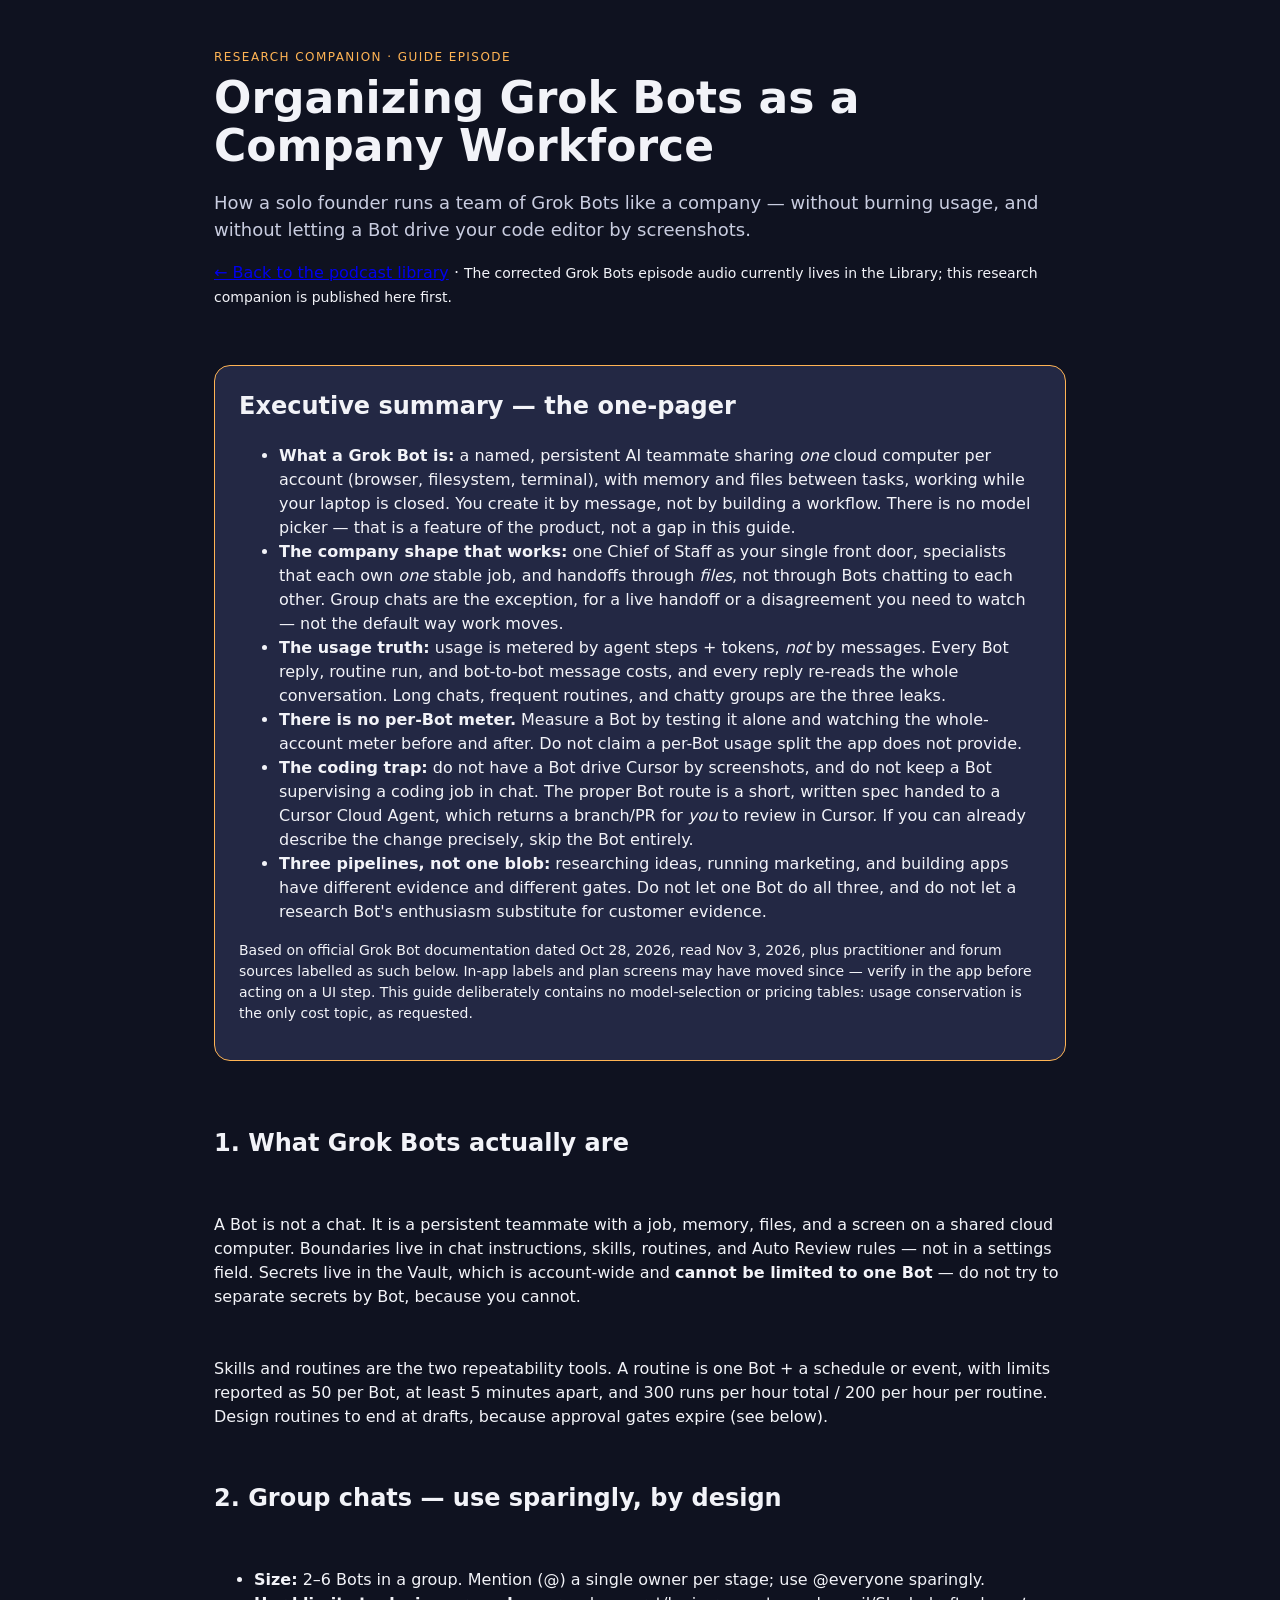
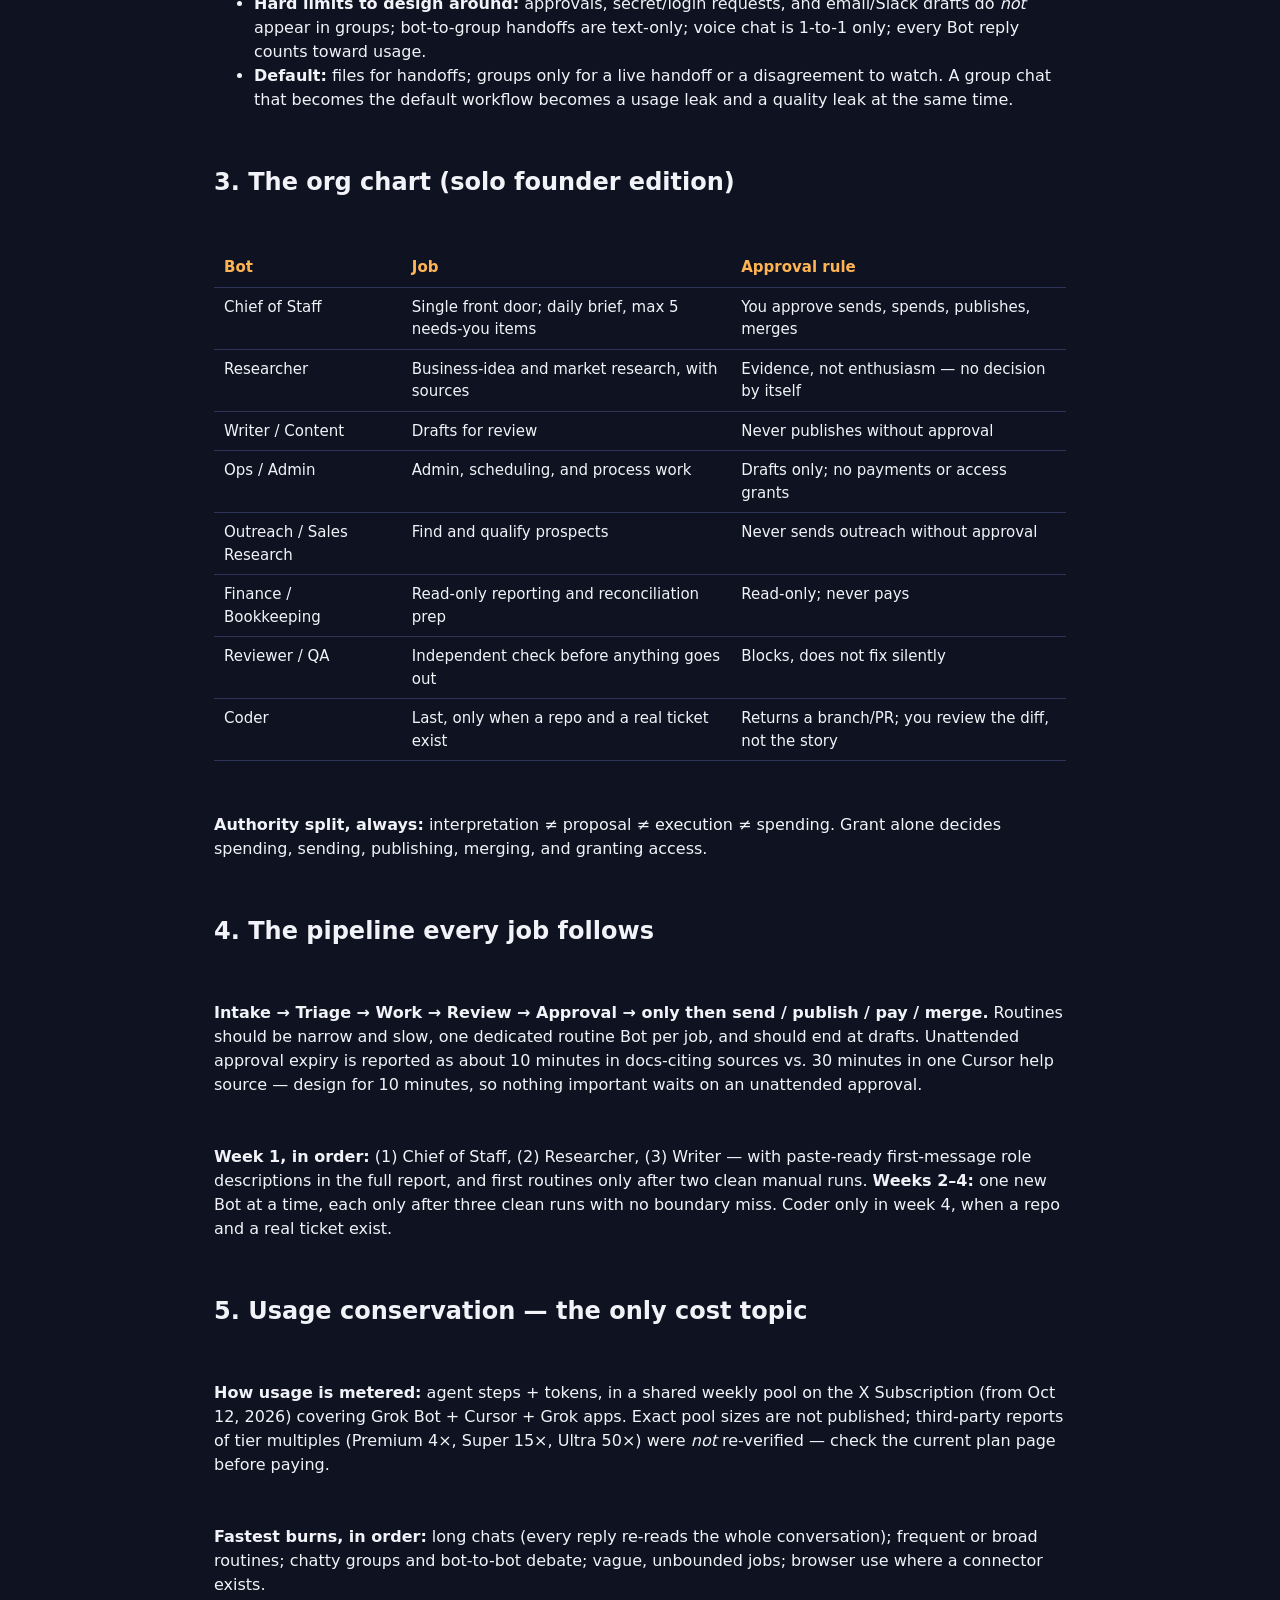
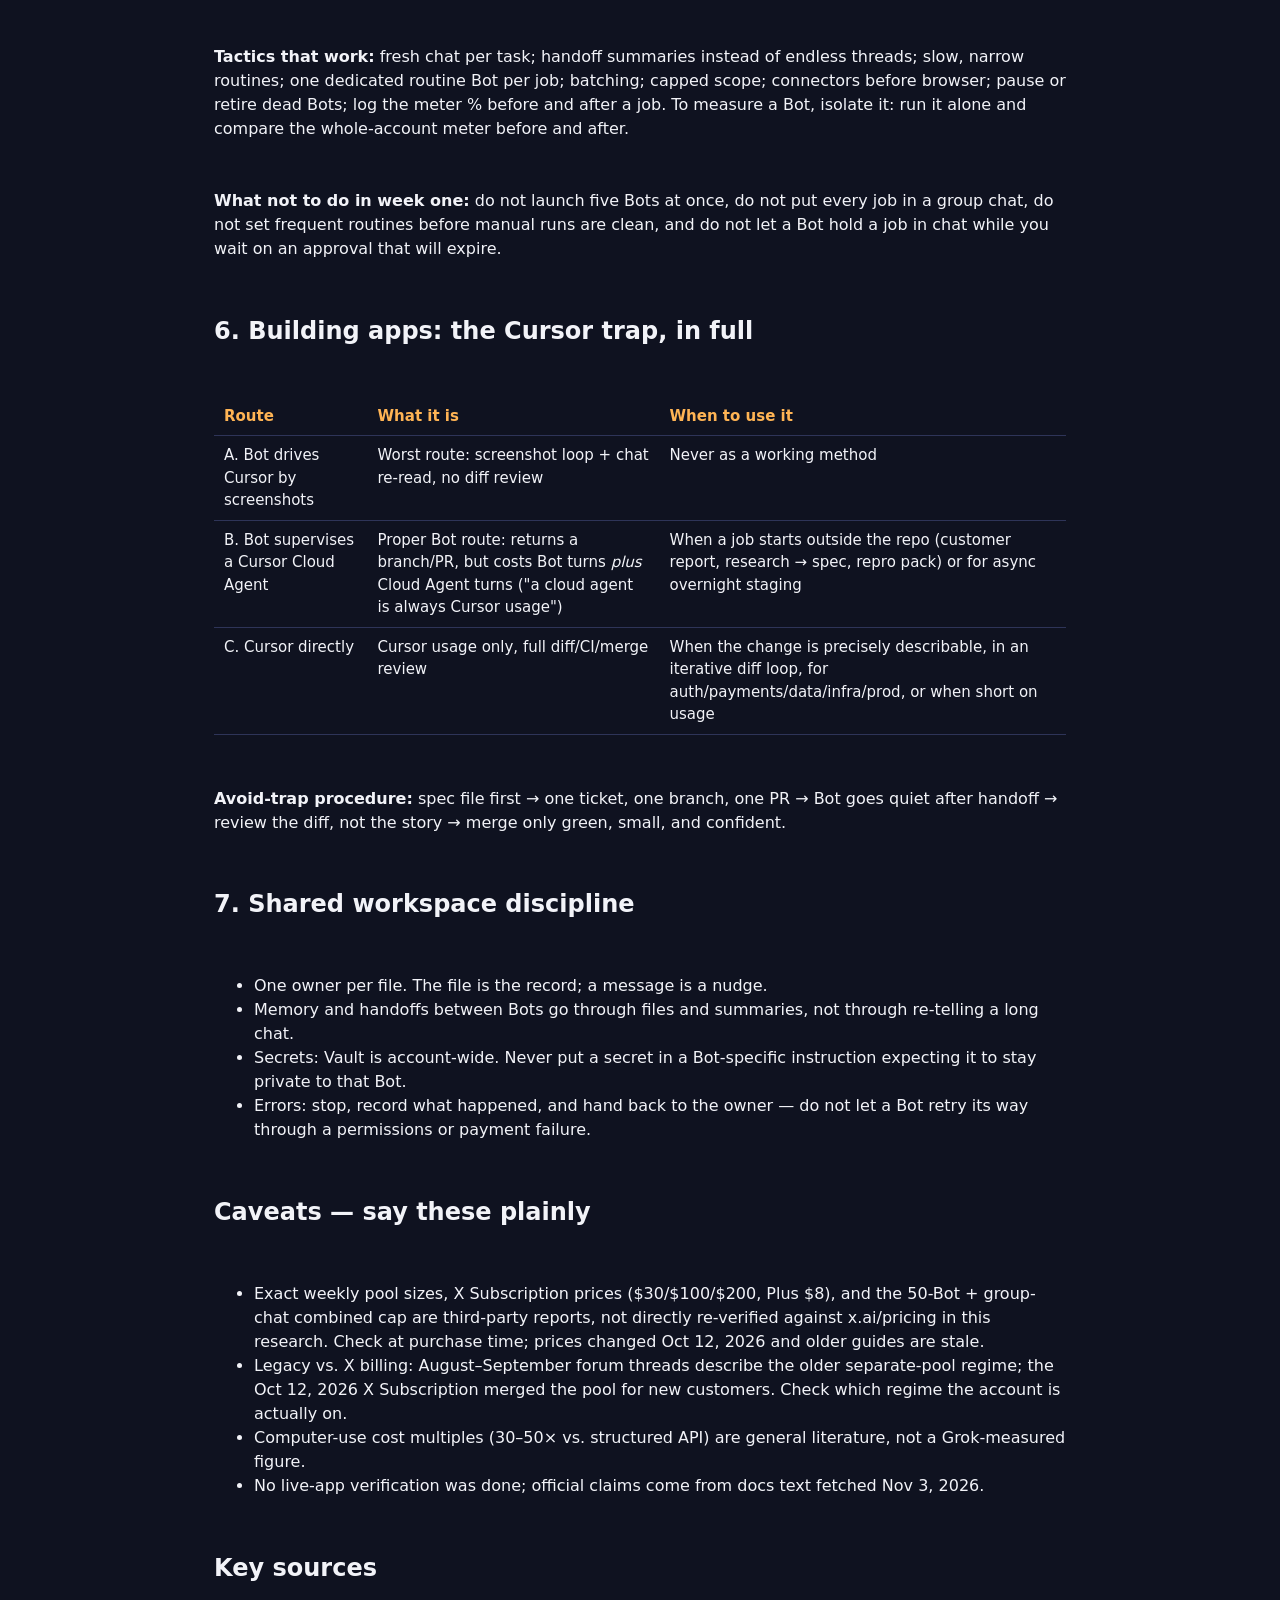
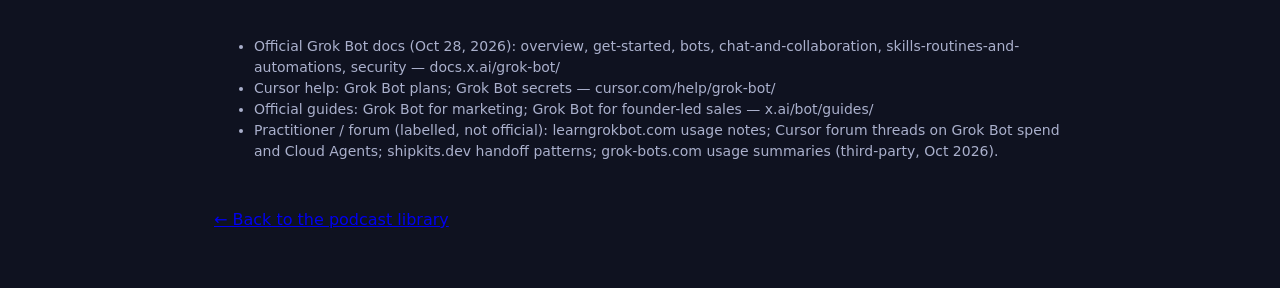
<file: research/grok-bots-workforce.html>
<!DOCTYPE html>
<html lang="en">
<head>
<meta charset="utf-8">
<meta name="viewport" content="width=device-width, initial-scale=1">
<title>Research companion — Organizing Grok Bots as a Company Workforce</title>
<link rel="stylesheet" href="../styles.css">
</head>
<body>
<header class="hero narrow">
  <p class="eyebrow">Research companion · Guide episode</p>
  <h1>Organizing Grok Bots as a Company Workforce</h1>
  <p class="sub">How a solo founder runs a team of Grok Bots like a company — without burning usage, and without letting a Bot drive your code editor by screenshots.</p>
  <p><a href="../index.html">← Back to the podcast library</a> · <span class="note">The corrected Grok Bots episode audio currently lives in the Library; this research companion is published here first.</span></p>
</header>

<main class="narrow">
<section class="summary">
  <h2>Executive summary — the one-pager</h2>
  <ul>
    <li><strong>What a Grok Bot is:</strong> a named, persistent AI teammate sharing <em>one</em> cloud computer per account (browser, filesystem, terminal), with memory and files between tasks, working while your laptop is closed. You create it by message, not by building a workflow. There is no model picker — that is a feature of the product, not a gap in this guide.</li>
    <li><strong>The company shape that works:</strong> one Chief of Staff as your single front door, specialists that each own <em>one</em> stable job, and handoffs through <em>files</em>, not through Bots chatting to each other. Group chats are the exception, for a live handoff or a disagreement you need to watch — not the default way work moves.</li>
    <li><strong>The usage truth:</strong> usage is metered by agent steps + tokens, <em>not</em> by messages. Every Bot reply, routine run, and bot-to-bot message costs, and every reply re-reads the whole conversation. Long chats, frequent routines, and chatty groups are the three leaks.</li>
    <li><strong>There is no per-Bot meter.</strong> Measure a Bot by testing it alone and watching the whole-account meter before and after. Do not claim a per-Bot usage split the app does not provide.</li>
    <li><strong>The coding trap:</strong> do not have a Bot drive Cursor by screenshots, and do not keep a Bot supervising a coding job in chat. The proper Bot route is a short, written spec handed to a Cursor Cloud Agent, which returns a branch/PR for <em>you</em> to review in Cursor. If you can already describe the change precisely, skip the Bot entirely.</li>
    <li><strong>Three pipelines, not one blob:</strong> researching ideas, running marketing, and building apps have different evidence and different gates. Do not let one Bot do all three, and do not let a research Bot's enthusiasm substitute for customer evidence.</li>
  </ul>
  <p class="note">Based on official Grok Bot documentation dated Oct 28, 2026, read Nov 3, 2026, plus practitioner and forum sources labelled as such below. In-app labels and plan screens may have moved since — verify in the app before acting on a UI step. This guide deliberately contains no model-selection or pricing tables: usage conservation is the only cost topic, as requested.</p>
</section>

<h2>1. What Grok Bots actually are</h2>
<p>A Bot is not a chat. It is a persistent teammate with a job, memory, files, and a screen on a shared cloud computer. Boundaries live in chat instructions, skills, routines, and Auto Review rules — not in a settings field. Secrets live in the Vault, which is account-wide and <strong>cannot be limited to one Bot</strong> — do not try to separate secrets by Bot, because you cannot.</p>
<p>Skills and routines are the two repeatability tools. A routine is one Bot + a schedule or event, with limits reported as 50 per Bot, at least 5 minutes apart, and 300 runs per hour total / 200 per hour per routine. Design routines to end at drafts, because approval gates expire (see below).</p>

<h2>2. Group chats — use sparingly, by design</h2>
<ul>
<li><strong>Size:</strong> 2–6 Bots in a group. Mention (@) a single owner per stage; use @everyone sparingly.</li>
<li><strong>Hard limits to design around:</strong> approvals, secret/login requests, and email/Slack drafts do <em>not</em> appear in groups; bot-to-group handoffs are text-only; voice chat is 1-to-1 only; every Bot reply counts toward usage.</li>
<li><strong>Default:</strong> files for handoffs; groups only for a live handoff or a disagreement to watch. A group chat that becomes the default workflow becomes a usage leak and a quality leak at the same time.</li>
</ul>

<h2>3. The org chart (solo founder edition)</h2>
<table>
<tr><th>Bot</th><th>Job</th><th>Approval rule</th></tr>
<tr><td>Chief of Staff</td><td>Single front door; daily brief, max 5 needs-you items</td><td>You approve sends, spends, publishes, merges</td></tr>
<tr><td>Researcher</td><td>Business-idea and market research, with sources</td><td>Evidence, not enthusiasm — no decision by itself</td></tr>
<tr><td>Writer / Content</td><td>Drafts for review</td><td>Never publishes without approval</td></tr>
<tr><td>Ops / Admin</td><td>Admin, scheduling, and process work</td><td>Drafts only; no payments or access grants</td></tr>
<tr><td>Outreach / Sales Research</td><td>Find and qualify prospects</td><td>Never sends outreach without approval</td></tr>
<tr><td>Finance / Bookkeeping</td><td>Read-only reporting and reconciliation prep</td><td>Read-only; never pays</td></tr>
<tr><td>Reviewer / QA</td><td>Independent check before anything goes out</td><td>Blocks, does not fix silently</td></tr>
<tr><td>Coder</td><td>Last, only when a repo and a real ticket exist</td><td>Returns a branch/PR; you review the diff, not the story</td></tr>
</table>
<p><strong>Authority split, always:</strong> interpretation ≠ proposal ≠ execution ≠ spending. Grant alone decides spending, sending, publishing, merging, and granting access.</p>

<h2>4. The pipeline every job follows</h2>
<p><strong>Intake → Triage → Work → Review → Approval → only then send / publish / pay / merge.</strong> Routines should be narrow and slow, one dedicated routine Bot per job, and should end at drafts. Unattended approval expiry is reported as about 10 minutes in docs-citing sources vs. 30 minutes in one Cursor help source — design for 10 minutes, so nothing important waits on an unattended approval.</p>
<p><strong>Week 1, in order:</strong> (1) Chief of Staff, (2) Researcher, (3) Writer — with paste-ready first-message role descriptions in the full report, and first routines only after two clean manual runs. <strong>Weeks 2–4:</strong> one new Bot at a time, each only after three clean runs with no boundary miss. Coder only in week 4, when a repo and a real ticket exist.</p>

<h2>5. Usage conservation — the only cost topic</h2>
<p><strong>How usage is metered:</strong> agent steps + tokens, in a shared weekly pool on the X Subscription (from Oct 12, 2026) covering Grok Bot + Cursor + Grok apps. Exact pool sizes are not published; third-party reports of tier multiples (Premium 4×, Super 15×, Ultra 50×) were <em>not</em> re-verified — check the current plan page before paying.</p>
<p><strong>Fastest burns, in order:</strong> long chats (every reply re-reads the whole conversation); frequent or broad routines; chatty groups and bot-to-bot debate; vague, unbounded jobs; browser use where a connector exists.</p>
<p><strong>Tactics that work:</strong> fresh chat per task; handoff summaries instead of endless threads; slow, narrow routines; one dedicated routine Bot per job; batching; capped scope; connectors before browser; pause or retire dead Bots; log the meter % before and after a job. To measure a Bot, isolate it: run it alone and compare the whole-account meter before and after.</p>
<p><strong>What not to do in week one:</strong> do not launch five Bots at once, do not put every job in a group chat, do not set frequent routines before manual runs are clean, and do not let a Bot hold a job in chat while you wait on an approval that will expire.</p>

<h2>6. Building apps: the Cursor trap, in full</h2>
<table>
<tr><th>Route</th><th>What it is</th><th>When to use it</th></tr>
<tr><td>A. Bot drives Cursor by screenshots</td><td>Worst route: screenshot loop + chat re-read, no diff review</td><td>Never as a working method</td></tr>
<tr><td>B. Bot supervises a Cursor Cloud Agent</td><td>Proper Bot route: returns a branch/PR, but costs Bot turns <em>plus</em> Cloud Agent turns ("a cloud agent is always Cursor usage")</td><td>When a job starts outside the repo (customer report, research → spec, repro pack) or for async overnight staging</td></tr>
<tr><td>C. Cursor directly</td><td>Cursor usage only, full diff/CI/merge review</td><td>When the change is precisely describable, in an iterative diff loop, for auth/payments/data/infra/prod, or when short on usage</td></tr>
</table>
<p><strong>Avoid-trap procedure:</strong> spec file first → one ticket, one branch, one PR → Bot goes quiet after handoff → review the diff, not the story → merge only green, small, and confident.</p>

<h2>7. Shared workspace discipline</h2>
<ul>
<li>One owner per file. The file is the record; a message is a nudge.</li>
<li>Memory and handoffs between Bots go through files and summaries, not through re-telling a long chat.</li>
<li>Secrets: Vault is account-wide. Never put a secret in a Bot-specific instruction expecting it to stay private to that Bot.</li>
<li>Errors: stop, record what happened, and hand back to the owner — do not let a Bot retry its way through a permissions or payment failure.</li>
</ul>

<h2>Caveats — say these plainly</h2>
<ul>
<li>Exact weekly pool sizes, X Subscription prices ($30/$100/$200, Plus $8), and the 50-Bot + group-chat combined cap are third-party reports, not directly re-verified against x.ai/pricing in this research. Check at purchase time; prices changed Oct 12, 2026 and older guides are stale.</li>
<li>Legacy vs. X billing: August–September forum threads describe the older separate-pool regime; the Oct 12, 2026 X Subscription merged the pool for new customers. Check which regime the account is actually on.</li>
<li>Computer-use cost multiples (30–50× vs. structured API) are general literature, not a Grok-measured figure.</li>
<li>No live-app verification was done; official claims come from docs text fetched Nov 3, 2026.</li>
</ul>

<h2>Key sources</h2>
<ul class="sources">
<li>Official Grok Bot docs (Oct 28, 2026): overview, get-started, bots, chat-and-collaboration, skills-routines-and-automations, security — docs.x.ai/grok-bot/</li>
<li>Cursor help: Grok Bot plans; Grok Bot secrets — cursor.com/help/grok-bot/</li>
<li>Official guides: Grok Bot for marketing; Grok Bot for founder-led sales — x.ai/bot/guides/</li>
<li>Practitioner / forum (labelled, not official): learngrokbot.com usage notes; Cursor forum threads on Grok Bot spend and Cloud Agents; shipkits.dev handoff patterns; grok-bots.com usage summaries (third-party, Oct 2026).</li>
</ul>
<p><a href="../index.html">← Back to the podcast library</a></p>
</main>
</body>
</html>
</file>
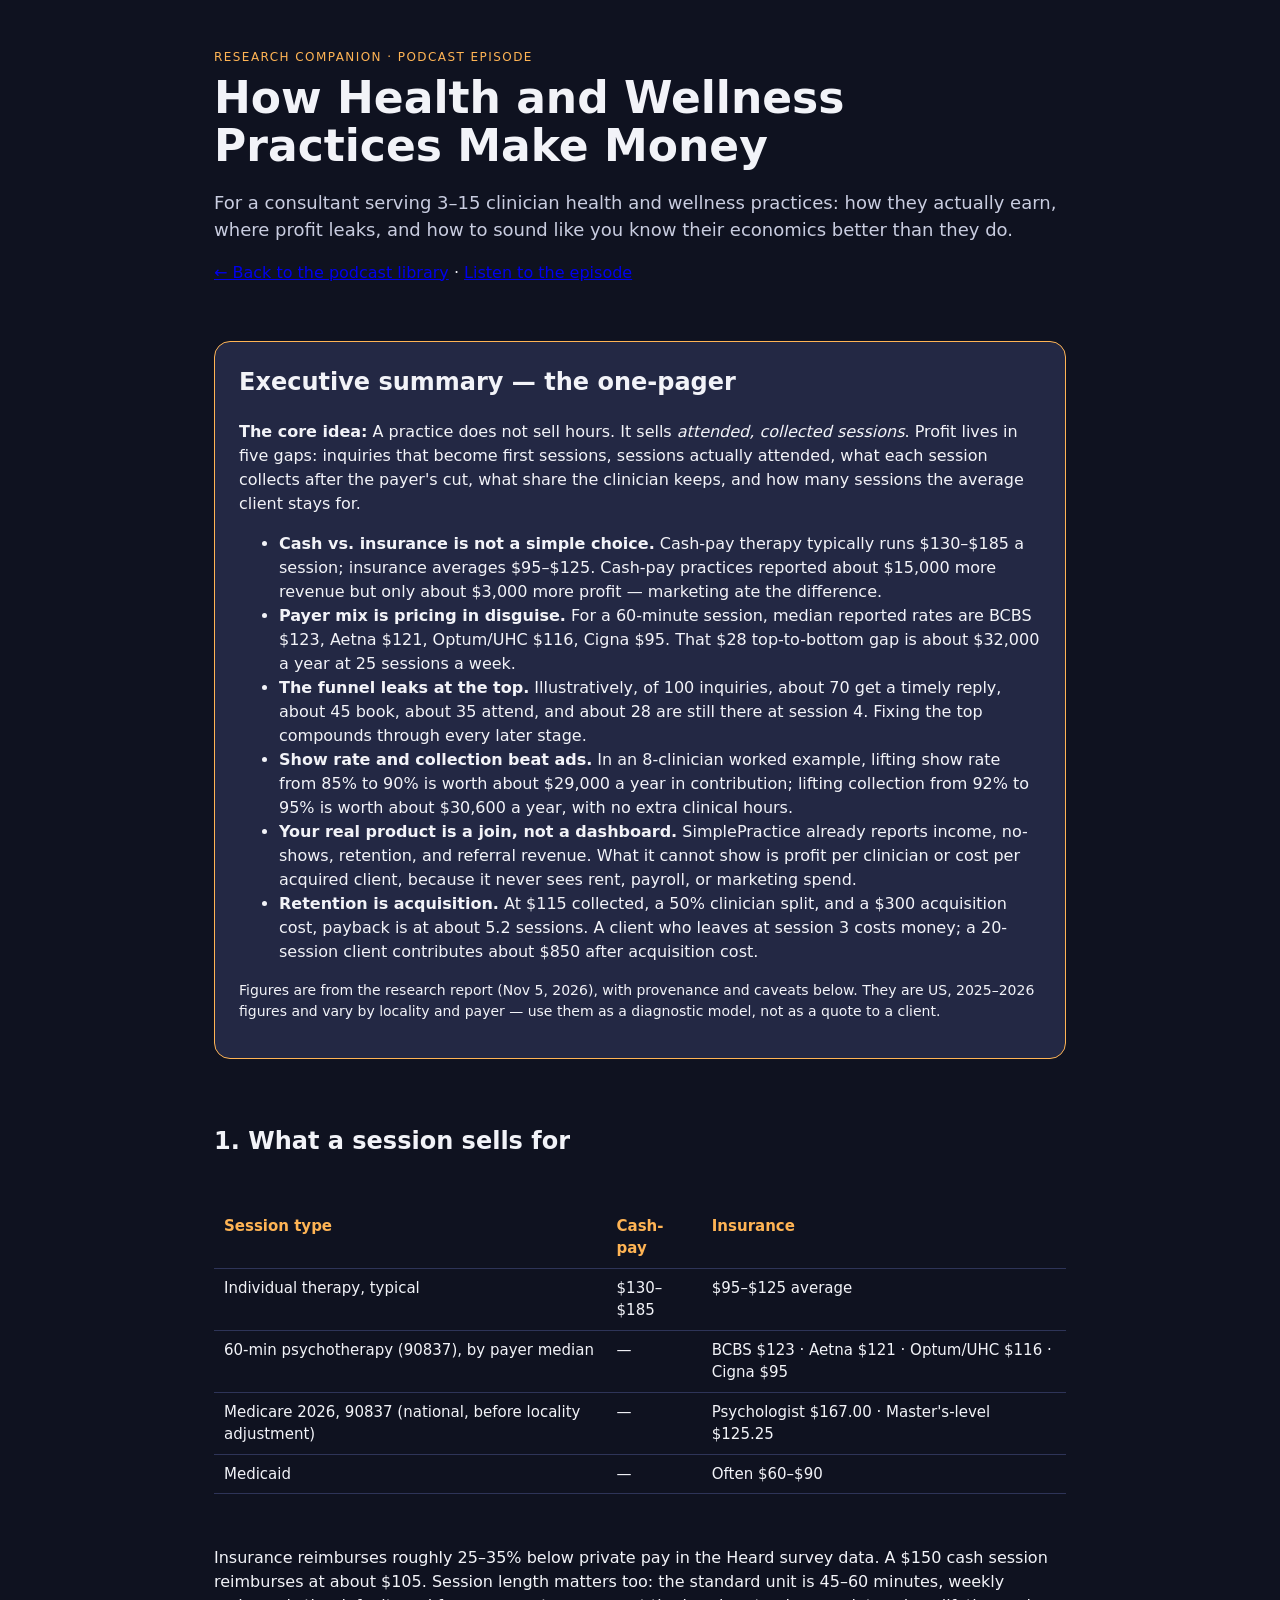
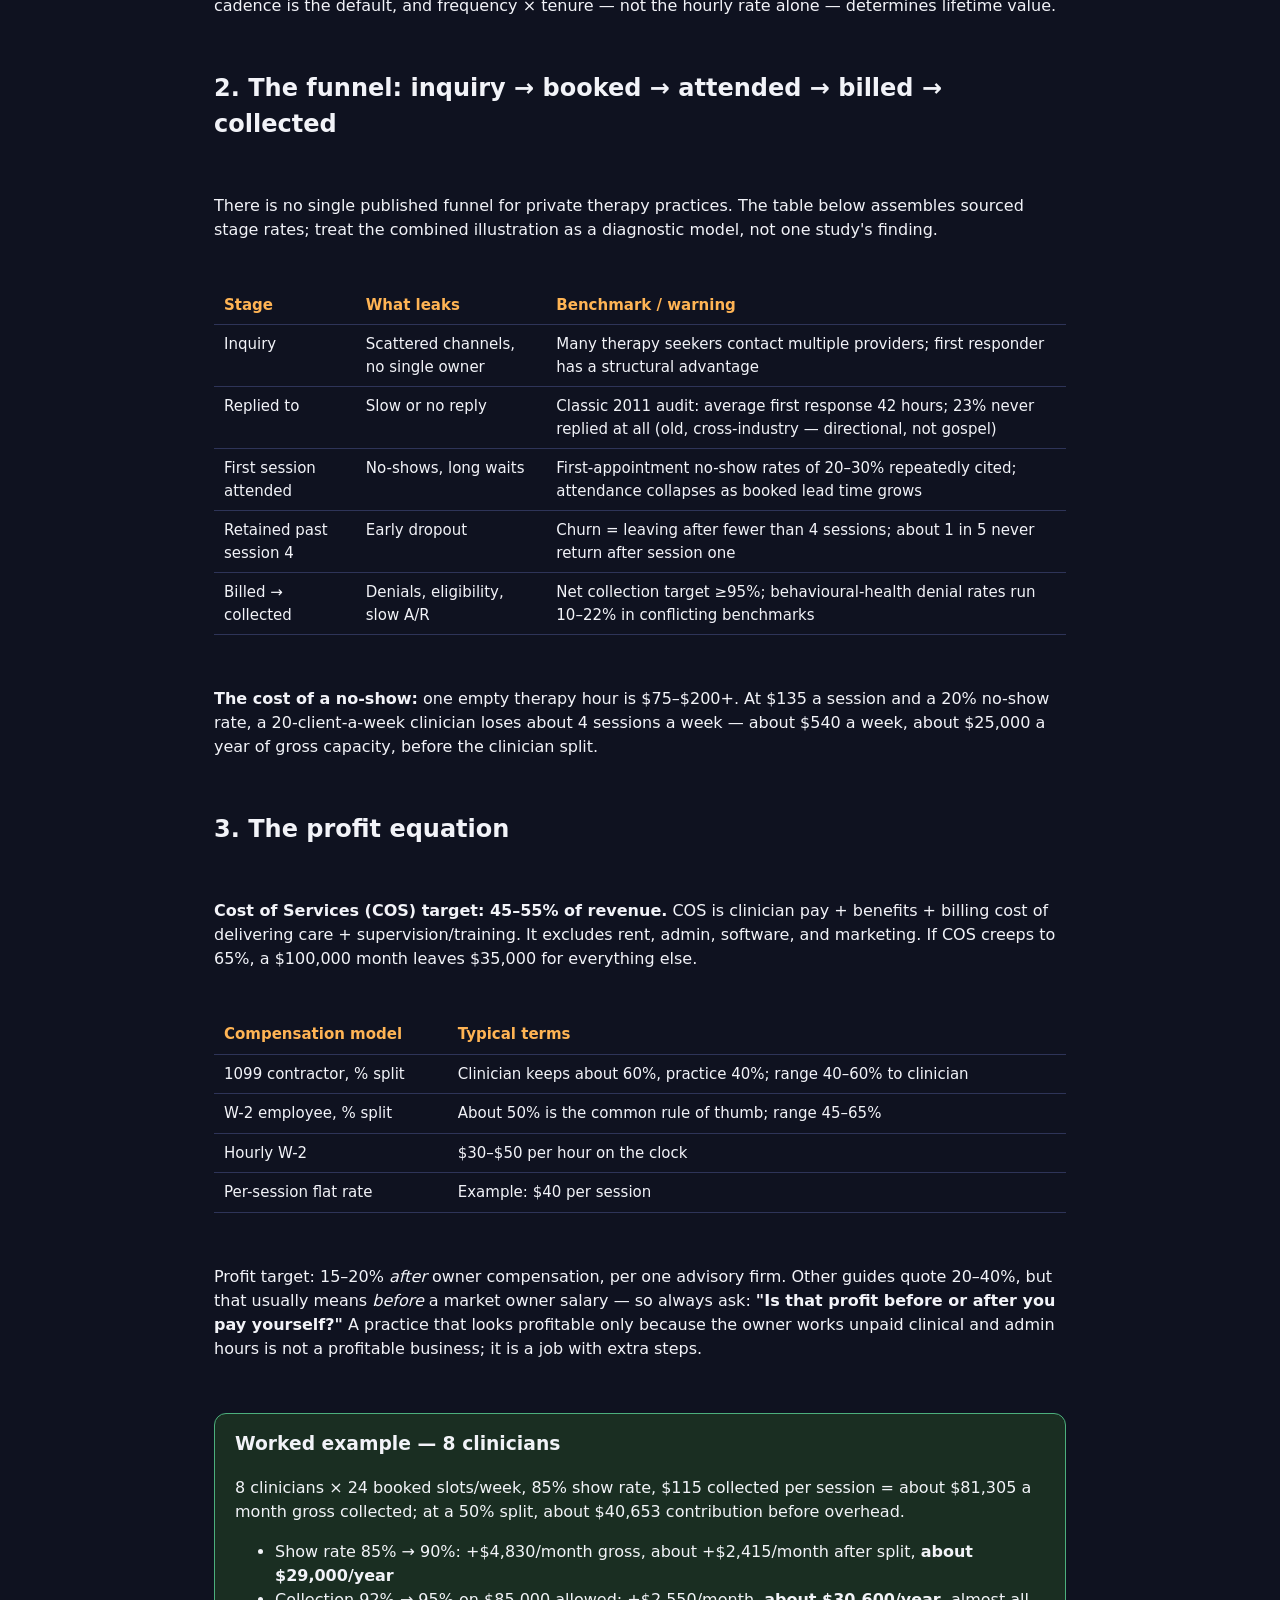
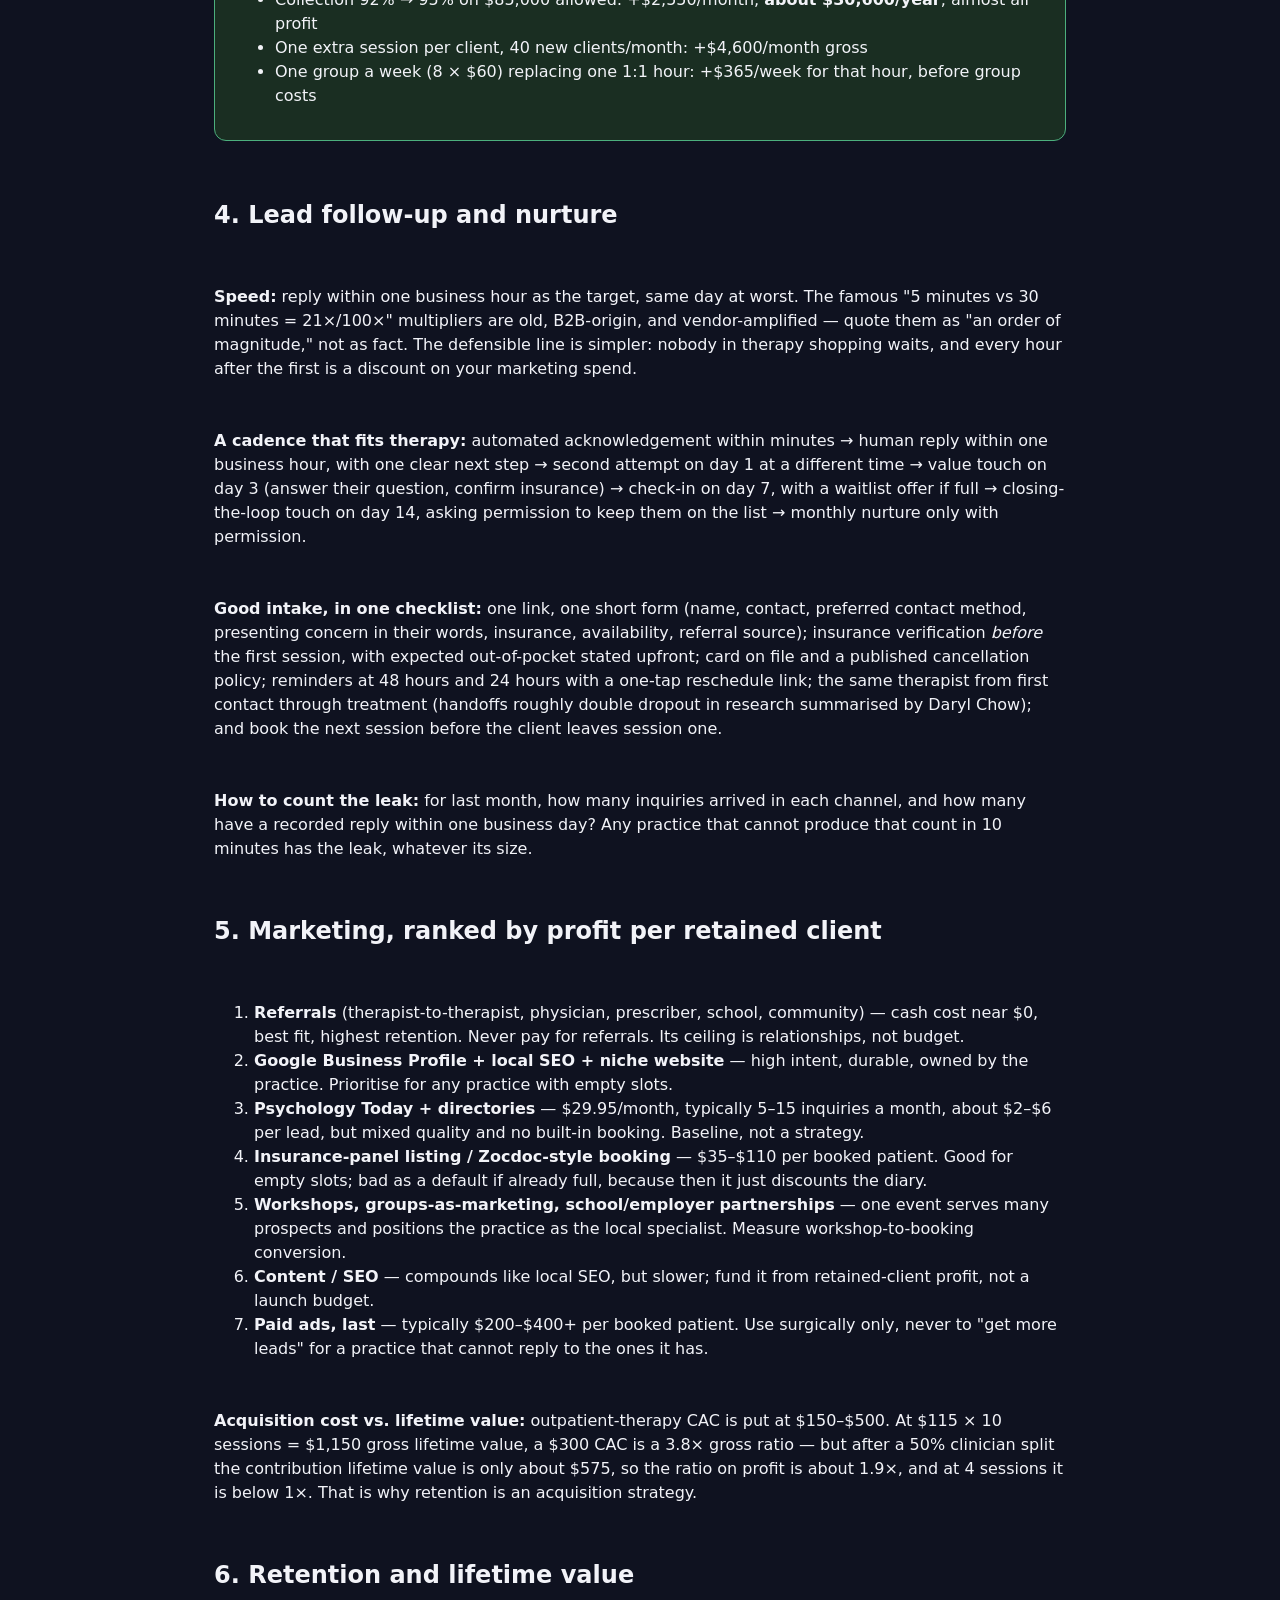
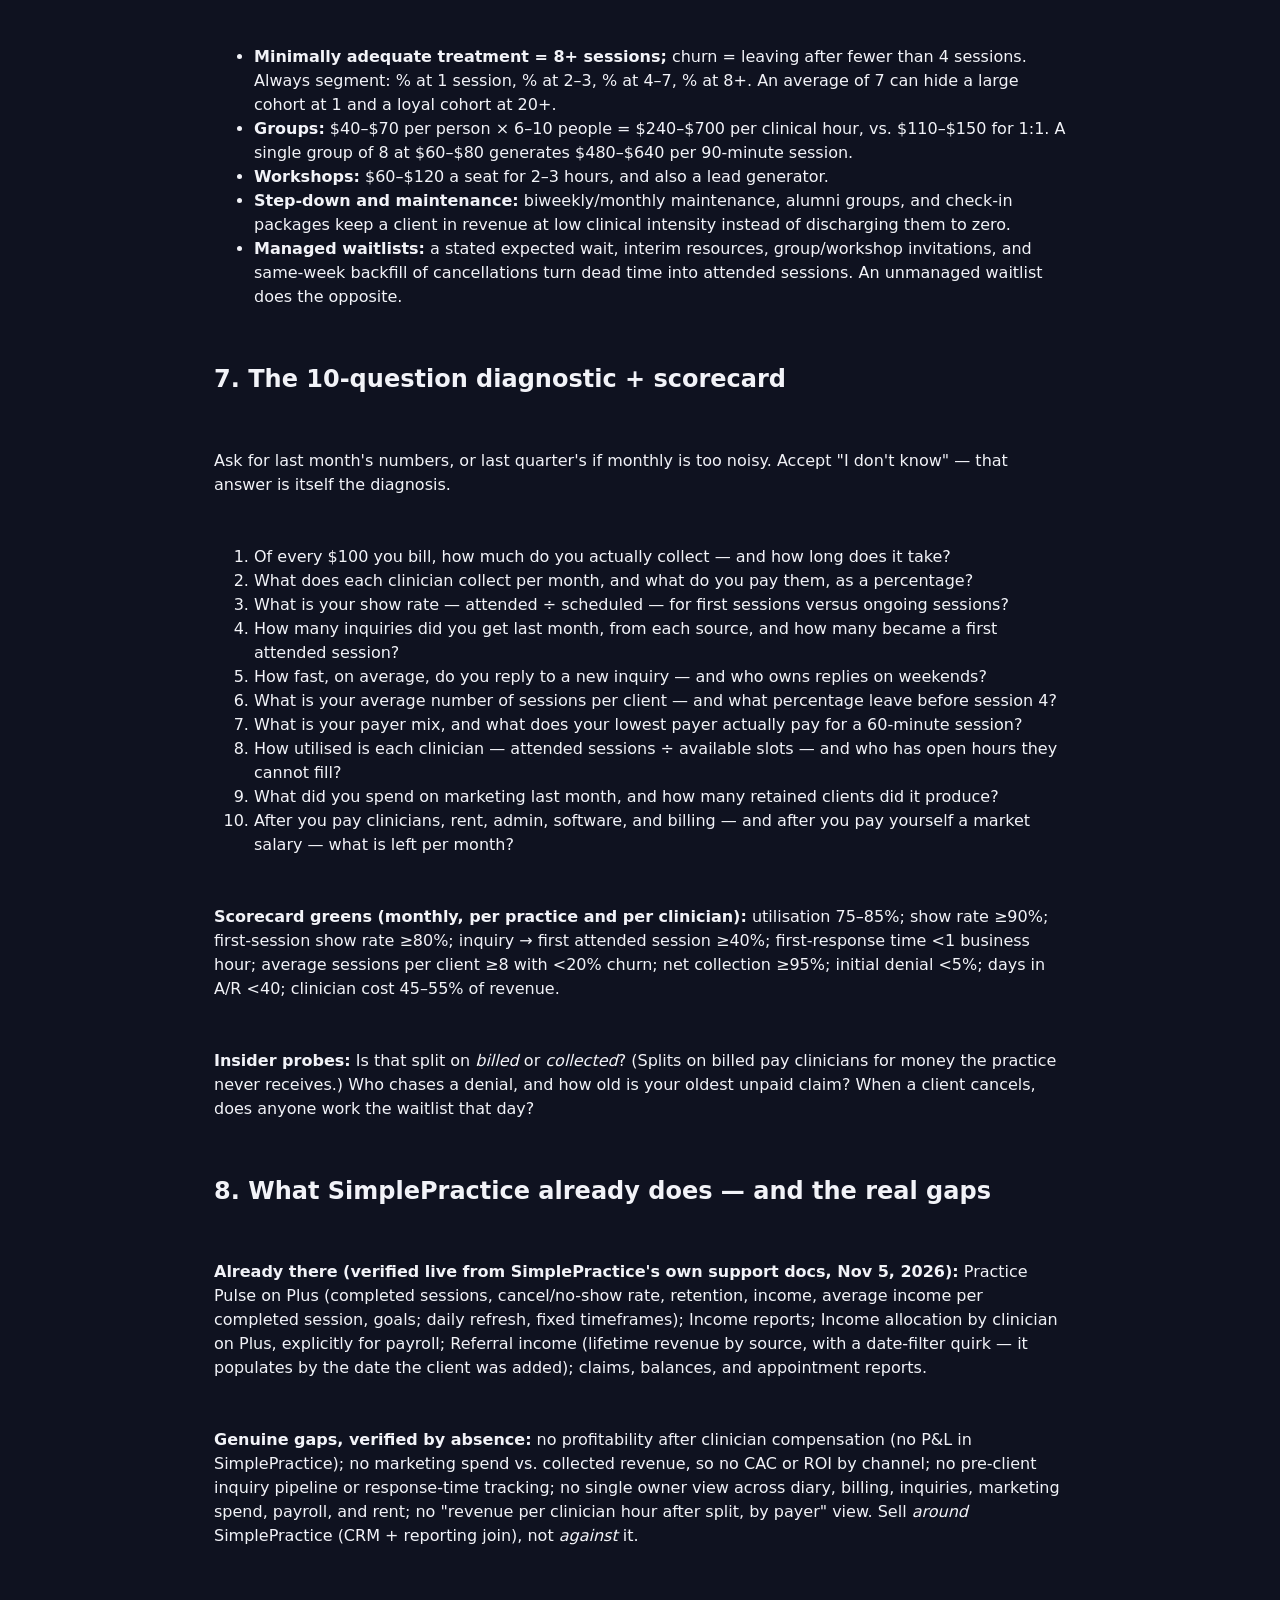
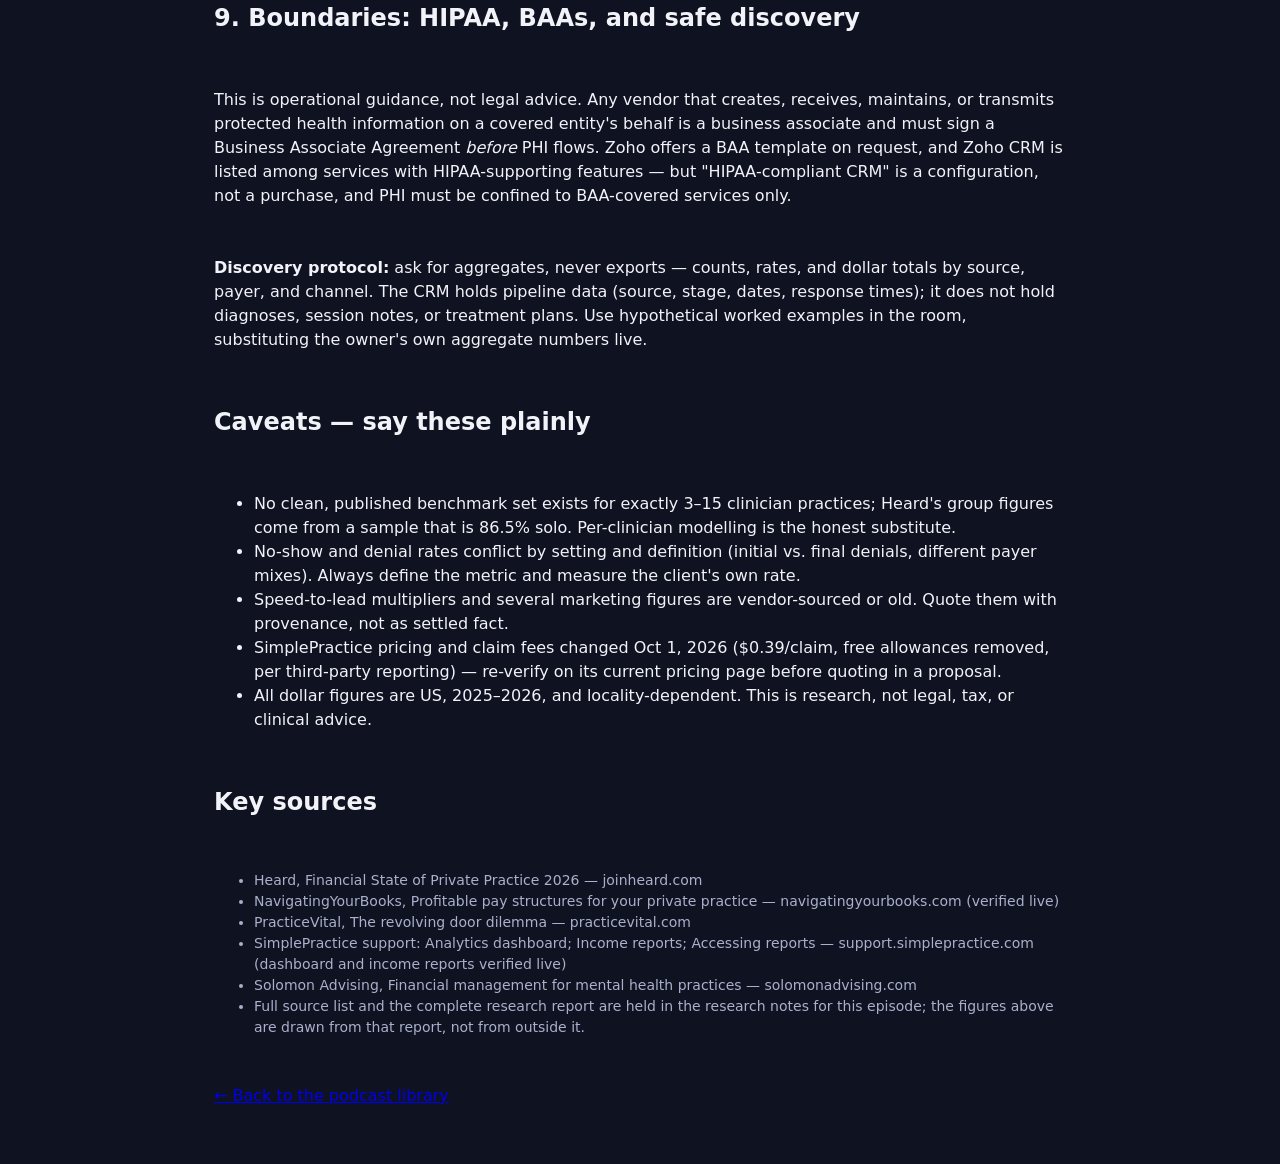
<file: research/health-wellness-practices-make-money.html>
<!DOCTYPE html>
<html lang="en">
<head>
<meta charset="utf-8">
<meta name="viewport" content="width=device-width, initial-scale=1">
<title>Research companion — How Health and Wellness Practices Make Money</title>
<link rel="stylesheet" href="../styles.css">
</head>
<body>
<header class="hero narrow">
  <p class="eyebrow">Research companion · Podcast episode</p>
  <h1>How Health and Wellness Practices Make Money</h1>
  <p class="sub">For a consultant serving 3–15 clinician health and wellness practices: how they actually earn, where profit leaks, and how to sound like you know their economics better than they do.</p>
  <p><a href="../index.html">← Back to the podcast library</a> · <a href="../episodes/health-wellness-practices-make-money.mp3">Listen to the episode</a></p>
</header>

<main class="narrow">
<section class="summary">
  <h2>Executive summary — the one-pager</h2>
  <p><strong>The core idea:</strong> A practice does not sell hours. It sells <em>attended, collected sessions</em>. Profit lives in five gaps: inquiries that become first sessions, sessions actually attended, what each session collects after the payer's cut, what share the clinician keeps, and how many sessions the average client stays for.</p>
  <ul>
    <li><strong>Cash vs. insurance is not a simple choice.</strong> Cash-pay therapy typically runs $130–$185 a session; insurance averages $95–$125. Cash-pay practices reported about $15,000 more revenue but only about $3,000 more profit — marketing ate the difference.</li>
    <li><strong>Payer mix is pricing in disguise.</strong> For a 60-minute session, median reported rates are BCBS $123, Aetna $121, Optum/UHC $116, Cigna $95. That $28 top-to-bottom gap is about $32,000 a year at 25 sessions a week.</li>
    <li><strong>The funnel leaks at the top.</strong> Illustratively, of 100 inquiries, about 70 get a timely reply, about 45 book, about 35 attend, and about 28 are still there at session 4. Fixing the top compounds through every later stage.</li>
    <li><strong>Show rate and collection beat ads.</strong> In an 8-clinician worked example, lifting show rate from 85% to 90% is worth about $29,000 a year in contribution; lifting collection from 92% to 95% is worth about $30,600 a year, with no extra clinical hours.</li>
    <li><strong>Your real product is a join, not a dashboard.</strong> SimplePractice already reports income, no-shows, retention, and referral revenue. What it cannot show is profit per clinician or cost per acquired client, because it never sees rent, payroll, or marketing spend.</li>
    <li><strong>Retention is acquisition.</strong> At $115 collected, a 50% clinician split, and a $300 acquisition cost, payback is at about 5.2 sessions. A client who leaves at session 3 costs money; a 20-session client contributes about $850 after acquisition cost.</li>
  </ul>
  <p class="note">Figures are from the research report (Nov 5, 2026), with provenance and caveats below. They are US, 2025–2026 figures and vary by locality and payer — use them as a diagnostic model, not as a quote to a client.</p>
</section>

<h2>1. What a session sells for</h2>
<table>
<tr><th>Session type</th><th>Cash-pay</th><th>Insurance</th></tr>
<tr><td>Individual therapy, typical</td><td>$130–$185</td><td>$95–$125 average</td></tr>
<tr><td>60-min psychotherapy (90837), by payer median</td><td>—</td><td>BCBS $123 · Aetna $121 · Optum/UHC $116 · Cigna $95</td></tr>
<tr><td>Medicare 2026, 90837 (national, before locality adjustment)</td><td>—</td><td>Psychologist $167.00 · Master's-level $125.25</td></tr>
<tr><td>Medicaid</td><td>—</td><td>Often $60–$90</td></tr>
</table>
<p>Insurance reimburses roughly 25–35% below private pay in the Heard survey data. A $150 cash session reimburses at about $105. Session length matters too: the standard unit is 45–60 minutes, weekly cadence is the default, and frequency × tenure — not the hourly rate alone — determines lifetime value.</p>

<h2>2. The funnel: inquiry → booked → attended → billed → collected</h2>
<p>There is no single published funnel for private therapy practices. The table below assembles sourced stage rates; treat the combined illustration as a diagnostic model, not one study's finding.</p>
<table>
<tr><th>Stage</th><th>What leaks</th><th>Benchmark / warning</th></tr>
<tr><td>Inquiry</td><td>Scattered channels, no single owner</td><td>Many therapy seekers contact multiple providers; first responder has a structural advantage</td></tr>
<tr><td>Replied to</td><td>Slow or no reply</td><td>Classic 2011 audit: average first response 42 hours; 23% never replied at all (old, cross-industry — directional, not gospel)</td></tr>
<tr><td>First session attended</td><td>No-shows, long waits</td><td>First-appointment no-show rates of 20–30% repeatedly cited; attendance collapses as booked lead time grows</td></tr>
<tr><td>Retained past session 4</td><td>Early dropout</td><td>Churn = leaving after fewer than 4 sessions; about 1 in 5 never return after session one</td></tr>
<tr><td>Billed → collected</td><td>Denials, eligibility, slow A/R</td><td>Net collection target ≥95%; behavioural-health denial rates run 10–22% in conflicting benchmarks</td></tr>
</table>
<p><strong>The cost of a no-show:</strong> one empty therapy hour is $75–$200+. At $135 a session and a 20% no-show rate, a 20-client-a-week clinician loses about 4 sessions a week — about $540 a week, about $25,000 a year of gross capacity, before the clinician split.</p>

<h2>3. The profit equation</h2>
<p><strong>Cost of Services (COS) target: 45–55% of revenue.</strong> COS is clinician pay + benefits + billing cost of delivering care + supervision/training. It excludes rent, admin, software, and marketing. If COS creeps to 65%, a $100,000 month leaves $35,000 for everything else.</p>
<table>
<tr><th>Compensation model</th><th>Typical terms</th></tr>
<tr><td>1099 contractor, % split</td><td>Clinician keeps about 60%, practice 40%; range 40–60% to clinician</td></tr>
<tr><td>W-2 employee, % split</td><td>About 50% is the common rule of thumb; range 45–65%</td></tr>
<tr><td>Hourly W-2</td><td>$30–$50 per hour on the clock</td></tr>
<tr><td>Per-session flat rate</td><td>Example: $40 per session</td></tr>
</table>
<p>Profit target: 15–20% <em>after</em> owner compensation, per one advisory firm. Other guides quote 20–40%, but that usually means <em>before</em> a market owner salary — so always ask: <strong>"Is that profit before or after you pay yourself?"</strong> A practice that looks profitable only because the owner works unpaid clinical and admin hours is not a profitable business; it is a job with extra steps.</p>
<div class="callout">
<h3>Worked example — 8 clinicians</h3>
<p>8 clinicians × 24 booked slots/week, 85% show rate, $115 collected per session = about $81,305 a month gross collected; at a 50% split, about $40,653 contribution before overhead.</p>
<ul>
<li>Show rate 85% → 90%: +$4,830/month gross, about +$2,415/month after split, <strong>about $29,000/year</strong></li>
<li>Collection 92% → 95% on $85,000 allowed: +$2,550/month, <strong>about $30,600/year</strong>, almost all profit</li>
<li>One extra session per client, 40 new clients/month: +$4,600/month gross</li>
<li>One group a week (8 × $60) replacing one 1:1 hour: +$365/week for that hour, before group costs</li>
</ul>
</div>

<h2>4. Lead follow-up and nurture</h2>
<p><strong>Speed:</strong> reply within one business hour as the target, same day at worst. The famous "5 minutes vs 30 minutes = 21×/100×" multipliers are old, B2B-origin, and vendor-amplified — quote them as "an order of magnitude," not as fact. The defensible line is simpler: nobody in therapy shopping waits, and every hour after the first is a discount on your marketing spend.</p>
<p><strong>A cadence that fits therapy:</strong> automated acknowledgement within minutes → human reply within one business hour, with one clear next step → second attempt on day 1 at a different time → value touch on day 3 (answer their question, confirm insurance) → check-in on day 7, with a waitlist offer if full → closing-the-loop touch on day 14, asking permission to keep them on the list → monthly nurture only with permission.</p>
<p><strong>Good intake, in one checklist:</strong> one link, one short form (name, contact, preferred contact method, presenting concern in their words, insurance, availability, referral source); insurance verification <em>before</em> the first session, with expected out-of-pocket stated upfront; card on file and a published cancellation policy; reminders at 48 hours and 24 hours with a one-tap reschedule link; the same therapist from first contact through treatment (handoffs roughly double dropout in research summarised by Daryl Chow); and book the next session before the client leaves session one.</p>
<p><strong>How to count the leak:</strong> for last month, how many inquiries arrived in each channel, and how many have a recorded reply within one business day? Any practice that cannot produce that count in 10 minutes has the leak, whatever its size.</p>

<h2>5. Marketing, ranked by profit per retained client</h2>
<ol>
<li><strong>Referrals</strong> (therapist-to-therapist, physician, prescriber, school, community) — cash cost near $0, best fit, highest retention. Never pay for referrals. Its ceiling is relationships, not budget.</li>
<li><strong>Google Business Profile + local SEO + niche website</strong> — high intent, durable, owned by the practice. Prioritise for any practice with empty slots.</li>
<li><strong>Psychology Today + directories</strong> — $29.95/month, typically 5–15 inquiries a month, about $2–$6 per lead, but mixed quality and no built-in booking. Baseline, not a strategy.</li>
<li><strong>Insurance-panel listing / Zocdoc-style booking</strong> — $35–$110 per booked patient. Good for empty slots; bad as a default if already full, because then it just discounts the diary.</li>
<li><strong>Workshops, groups-as-marketing, school/employer partnerships</strong> — one event serves many prospects and positions the practice as the local specialist. Measure workshop-to-booking conversion.</li>
<li><strong>Content / SEO</strong> — compounds like local SEO, but slower; fund it from retained-client profit, not a launch budget.</li>
<li><strong>Paid ads, last</strong> — typically $200–$400+ per booked patient. Use surgically only, never to "get more leads" for a practice that cannot reply to the ones it has.</li>
</ol>
<p><strong>Acquisition cost vs. lifetime value:</strong> outpatient-therapy CAC is put at $150–$500. At $115 × 10 sessions = $1,150 gross lifetime value, a $300 CAC is a 3.8× gross ratio — but after a 50% clinician split the contribution lifetime value is only about $575, so the ratio on profit is about 1.9×, and at 4 sessions it is below 1×. That is why retention is an acquisition strategy.</p>

<h2>6. Retention and lifetime value</h2>
<ul>
<li><strong>Minimally adequate treatment = 8+ sessions;</strong> churn = leaving after fewer than 4 sessions. Always segment: % at 1 session, % at 2–3, % at 4–7, % at 8+. An average of 7 can hide a large cohort at 1 and a loyal cohort at 20+.</li>
<li><strong>Groups:</strong> $40–$70 per person × 6–10 people = $240–$700 per clinical hour, vs. $110–$150 for 1:1. A single group of 8 at $60–$80 generates $480–$640 per 90-minute session.</li>
<li><strong>Workshops:</strong> $60–$120 a seat for 2–3 hours, and also a lead generator.</li>
<li><strong>Step-down and maintenance:</strong> biweekly/monthly maintenance, alumni groups, and check-in packages keep a client in revenue at low clinical intensity instead of discharging them to zero.</li>
<li><strong>Managed waitlists:</strong> a stated expected wait, interim resources, group/workshop invitations, and same-week backfill of cancellations turn dead time into attended sessions. An unmanaged waitlist does the opposite.</li>
</ul>

<h2>7. The 10-question diagnostic + scorecard</h2>
<p>Ask for last month's numbers, or last quarter's if monthly is too noisy. Accept "I don't know" — that answer is itself the diagnosis.</p>
<ol>
<li>Of every $100 you bill, how much do you actually collect — and how long does it take?</li>
<li>What does each clinician collect per month, and what do you pay them, as a percentage?</li>
<li>What is your show rate — attended ÷ scheduled — for first sessions versus ongoing sessions?</li>
<li>How many inquiries did you get last month, from each source, and how many became a first attended session?</li>
<li>How fast, on average, do you reply to a new inquiry — and who owns replies on weekends?</li>
<li>What is your average number of sessions per client — and what percentage leave before session 4?</li>
<li>What is your payer mix, and what does your lowest payer actually pay for a 60-minute session?</li>
<li>How utilised is each clinician — attended sessions ÷ available slots — and who has open hours they cannot fill?</li>
<li>What did you spend on marketing last month, and how many retained clients did it produce?</li>
<li>After you pay clinicians, rent, admin, software, and billing — and after you pay yourself a market salary — what is left per month?</li>
</ol>
<p><strong>Scorecard greens (monthly, per practice and per clinician):</strong> utilisation 75–85%; show rate ≥90%; first-session show rate ≥80%; inquiry → first attended session ≥40%; first-response time &lt;1 business hour; average sessions per client ≥8 with &lt;20% churn; net collection ≥95%; initial denial &lt;5%; days in A/R &lt;40; clinician cost 45–55% of revenue.</p>
<p><strong>Insider probes:</strong> Is that split on <em>billed</em> or <em>collected</em>? (Splits on billed pay clinicians for money the practice never receives.) Who chases a denial, and how old is your oldest unpaid claim? When a client cancels, does anyone work the waitlist that day?</p>

<h2>8. What SimplePractice already does — and the real gaps</h2>
<p><strong>Already there (verified live from SimplePractice's own support docs, Nov 5, 2026):</strong> Practice Pulse on Plus (completed sessions, cancel/no-show rate, retention, income, average income per completed session, goals; daily refresh, fixed timeframes); Income reports; Income allocation by clinician on Plus, explicitly for payroll; Referral income (lifetime revenue by source, with a date-filter quirk — it populates by the date the client was added); claims, balances, and appointment reports.</p>
<p><strong>Genuine gaps, verified by absence:</strong> no profitability after clinician compensation (no P&amp;L in SimplePractice); no marketing spend vs. collected revenue, so no CAC or ROI by channel; no pre-client inquiry pipeline or response-time tracking; no single owner view across diary, billing, inquiries, marketing spend, payroll, and rent; no "revenue per clinician hour after split, by payer" view. Sell <em>around</em> SimplePractice (CRM + reporting join), not <em>against</em> it.</p>

<h2>9. Boundaries: HIPAA, BAAs, and safe discovery</h2>
<p>This is operational guidance, not legal advice. Any vendor that creates, receives, maintains, or transmits protected health information on a covered entity's behalf is a business associate and must sign a Business Associate Agreement <em>before</em> PHI flows. Zoho offers a BAA template on request, and Zoho CRM is listed among services with HIPAA-supporting features — but "HIPAA-compliant CRM" is a configuration, not a purchase, and PHI must be confined to BAA-covered services only.</p>
<p><strong>Discovery protocol:</strong> ask for aggregates, never exports — counts, rates, and dollar totals by source, payer, and channel. The CRM holds pipeline data (source, stage, dates, response times); it does not hold diagnoses, session notes, or treatment plans. Use hypothetical worked examples in the room, substituting the owner's own aggregate numbers live.</p>

<h2>Caveats — say these plainly</h2>
<ul>
<li>No clean, published benchmark set exists for exactly 3–15 clinician practices; Heard's group figures come from a sample that is 86.5% solo. Per-clinician modelling is the honest substitute.</li>
<li>No-show and denial rates conflict by setting and definition (initial vs. final denials, different payer mixes). Always define the metric and measure the client's own rate.</li>
<li>Speed-to-lead multipliers and several marketing figures are vendor-sourced or old. Quote them with provenance, not as settled fact.</li>
<li>SimplePractice pricing and claim fees changed Oct 1, 2026 ($0.39/claim, free allowances removed, per third-party reporting) — re-verify on its current pricing page before quoting in a proposal.</li>
<li>All dollar figures are US, 2025–2026, and locality-dependent. This is research, not legal, tax, or clinical advice.</li>
</ul>

<h2>Key sources</h2>
<ul class="sources">
<li>Heard, Financial State of Private Practice 2026 — joinheard.com</li>
<li>NavigatingYourBooks, Profitable pay structures for your private practice — navigatingyourbooks.com (verified live)</li>
<li>PracticeVital, The revolving door dilemma — practicevital.com</li>
<li>SimplePractice support: Analytics dashboard; Income reports; Accessing reports — support.simplepractice.com (dashboard and income reports verified live)</li>
<li>Solomon Advising, Financial management for mental health practices — solomonadvising.com</li>
<li>Full source list and the complete research report are held in the research notes for this episode; the figures above are drawn from that report, not from outside it.</li>
</ul>
<p><a href="../index.html">← Back to the podcast library</a></p>
</main>
</body>
</html>
</file>
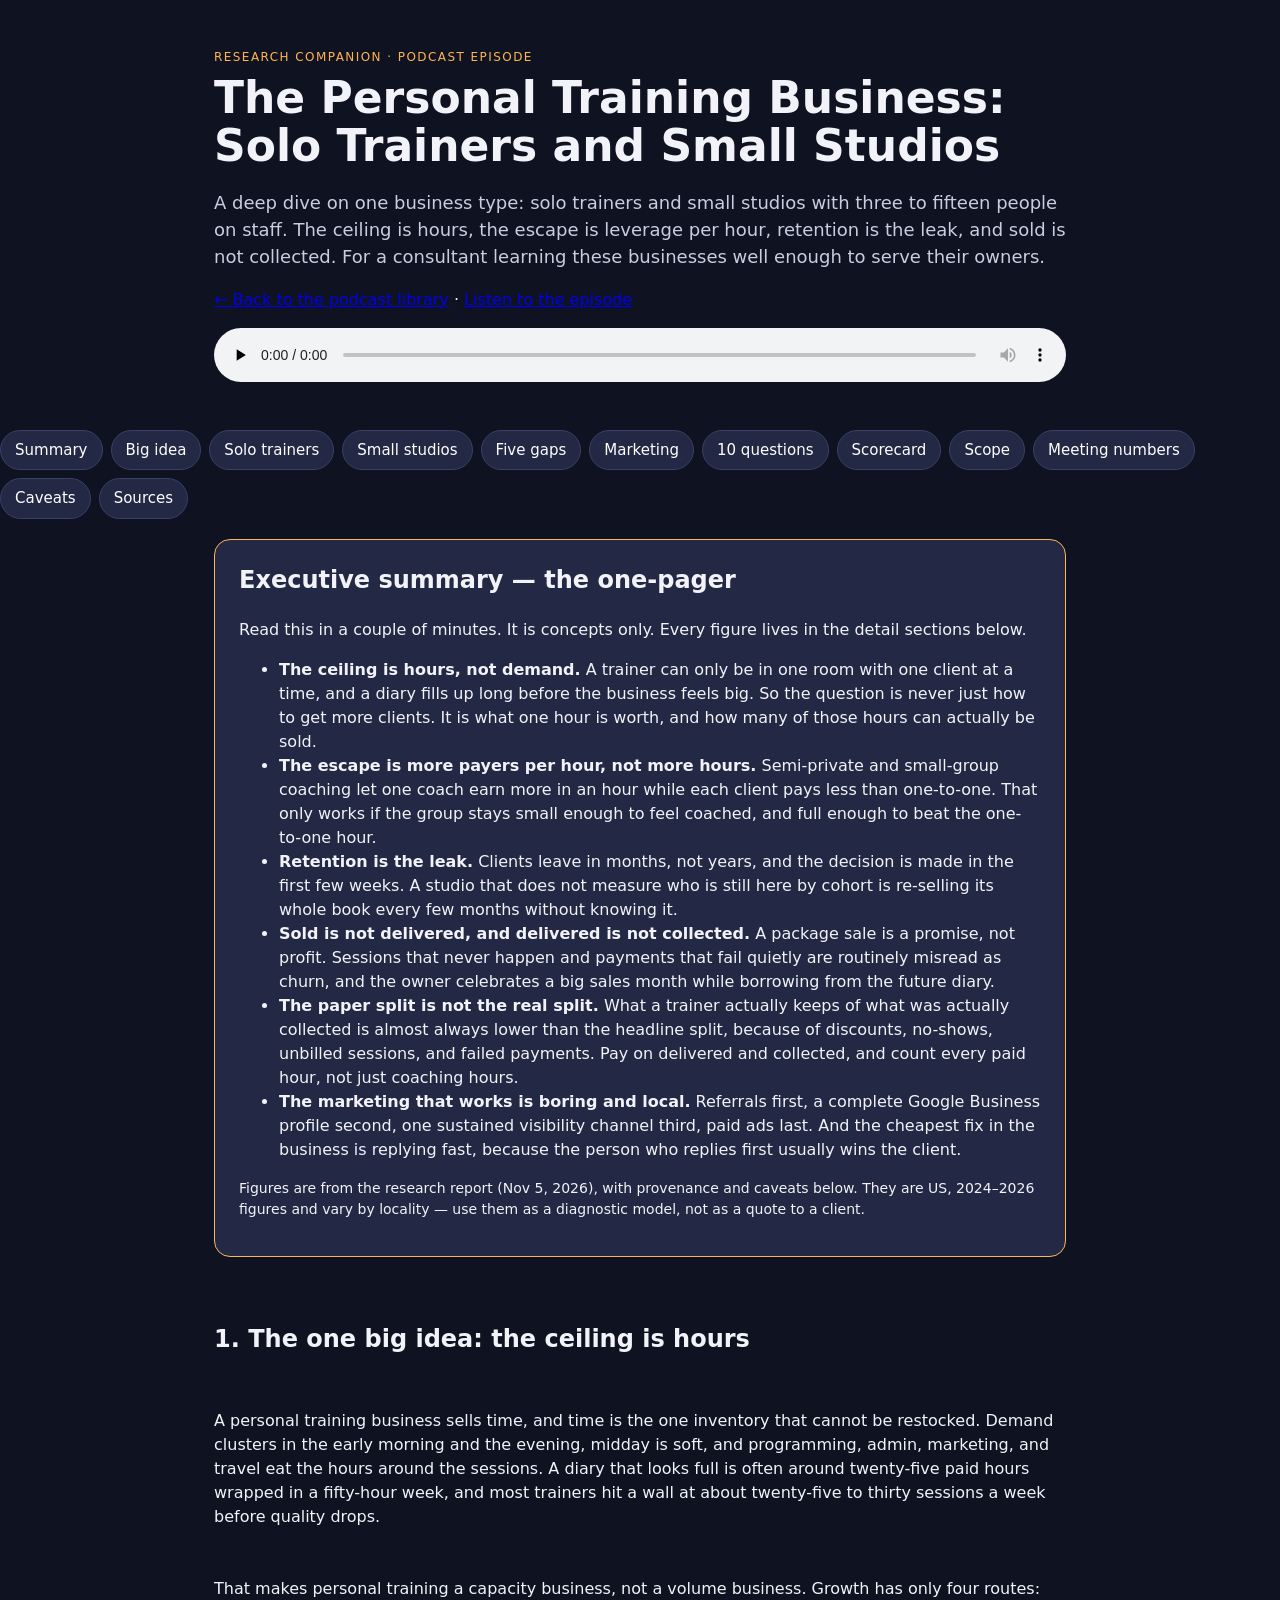
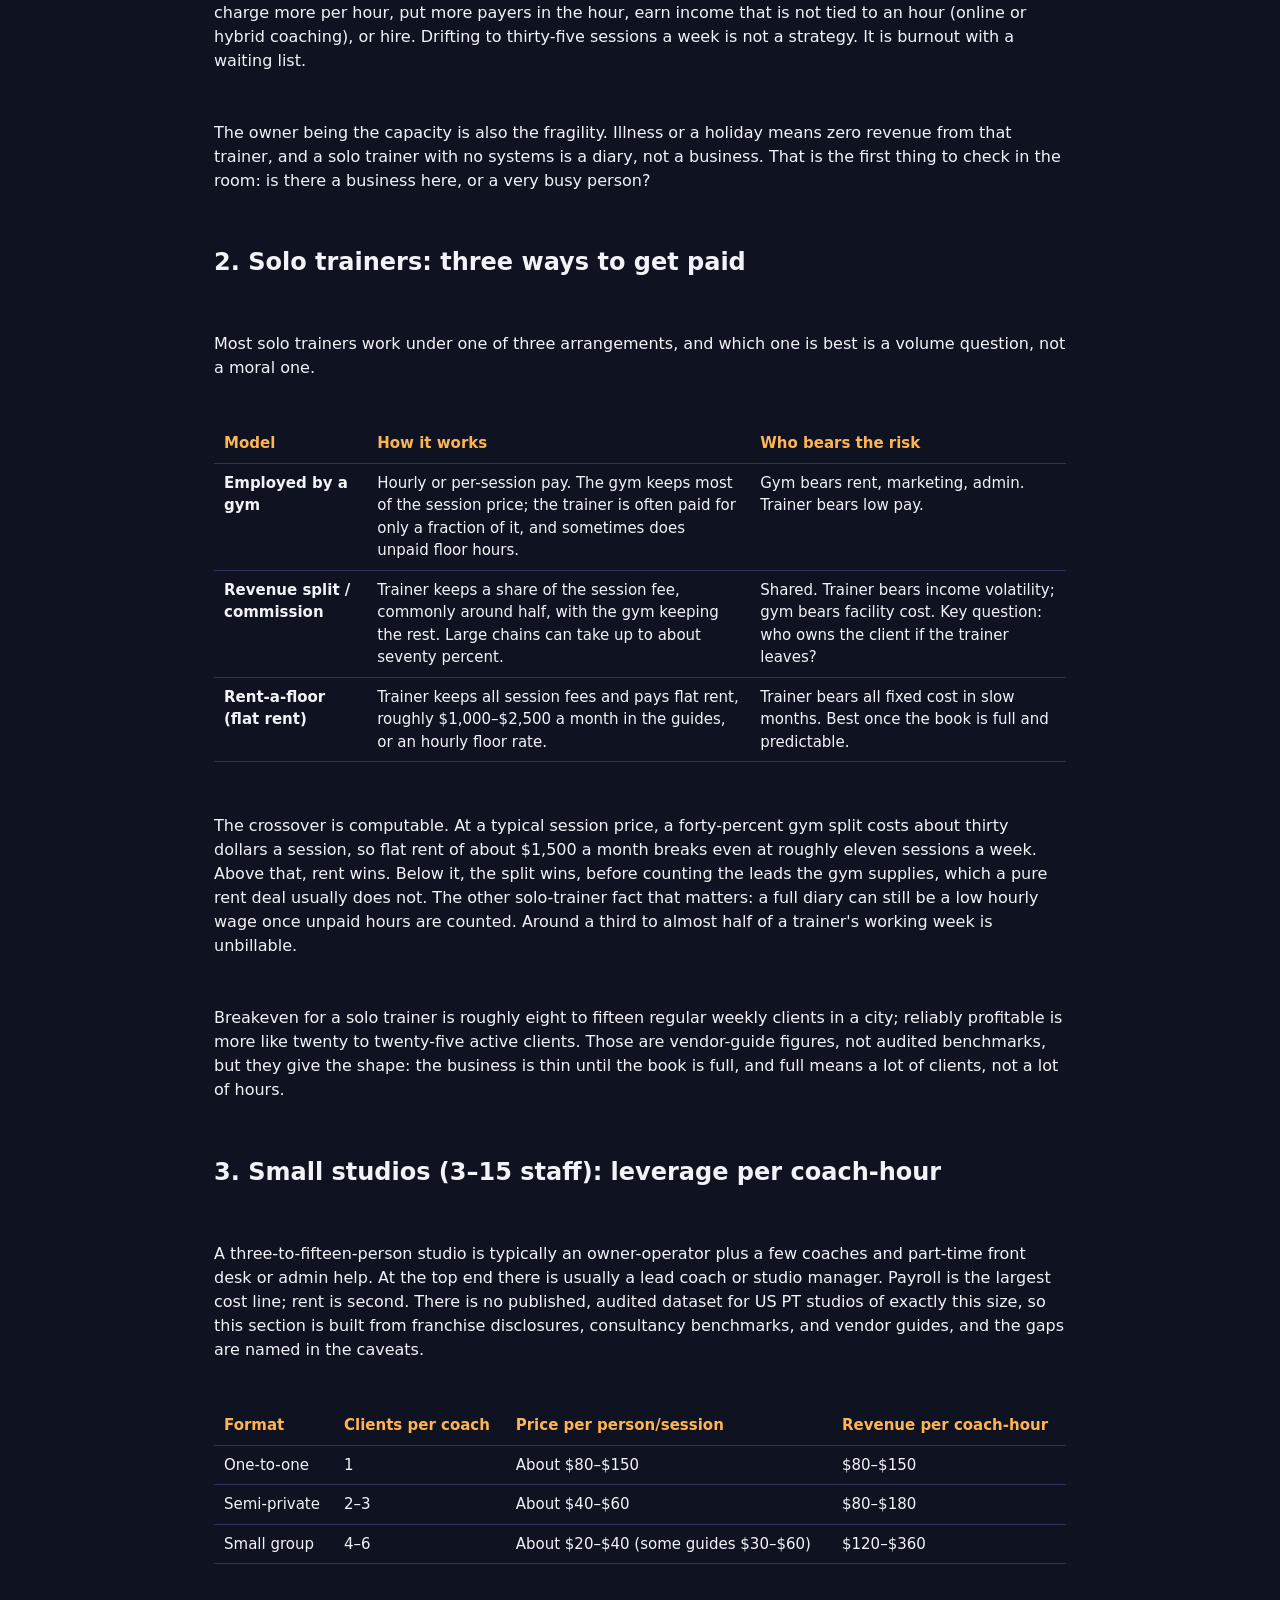
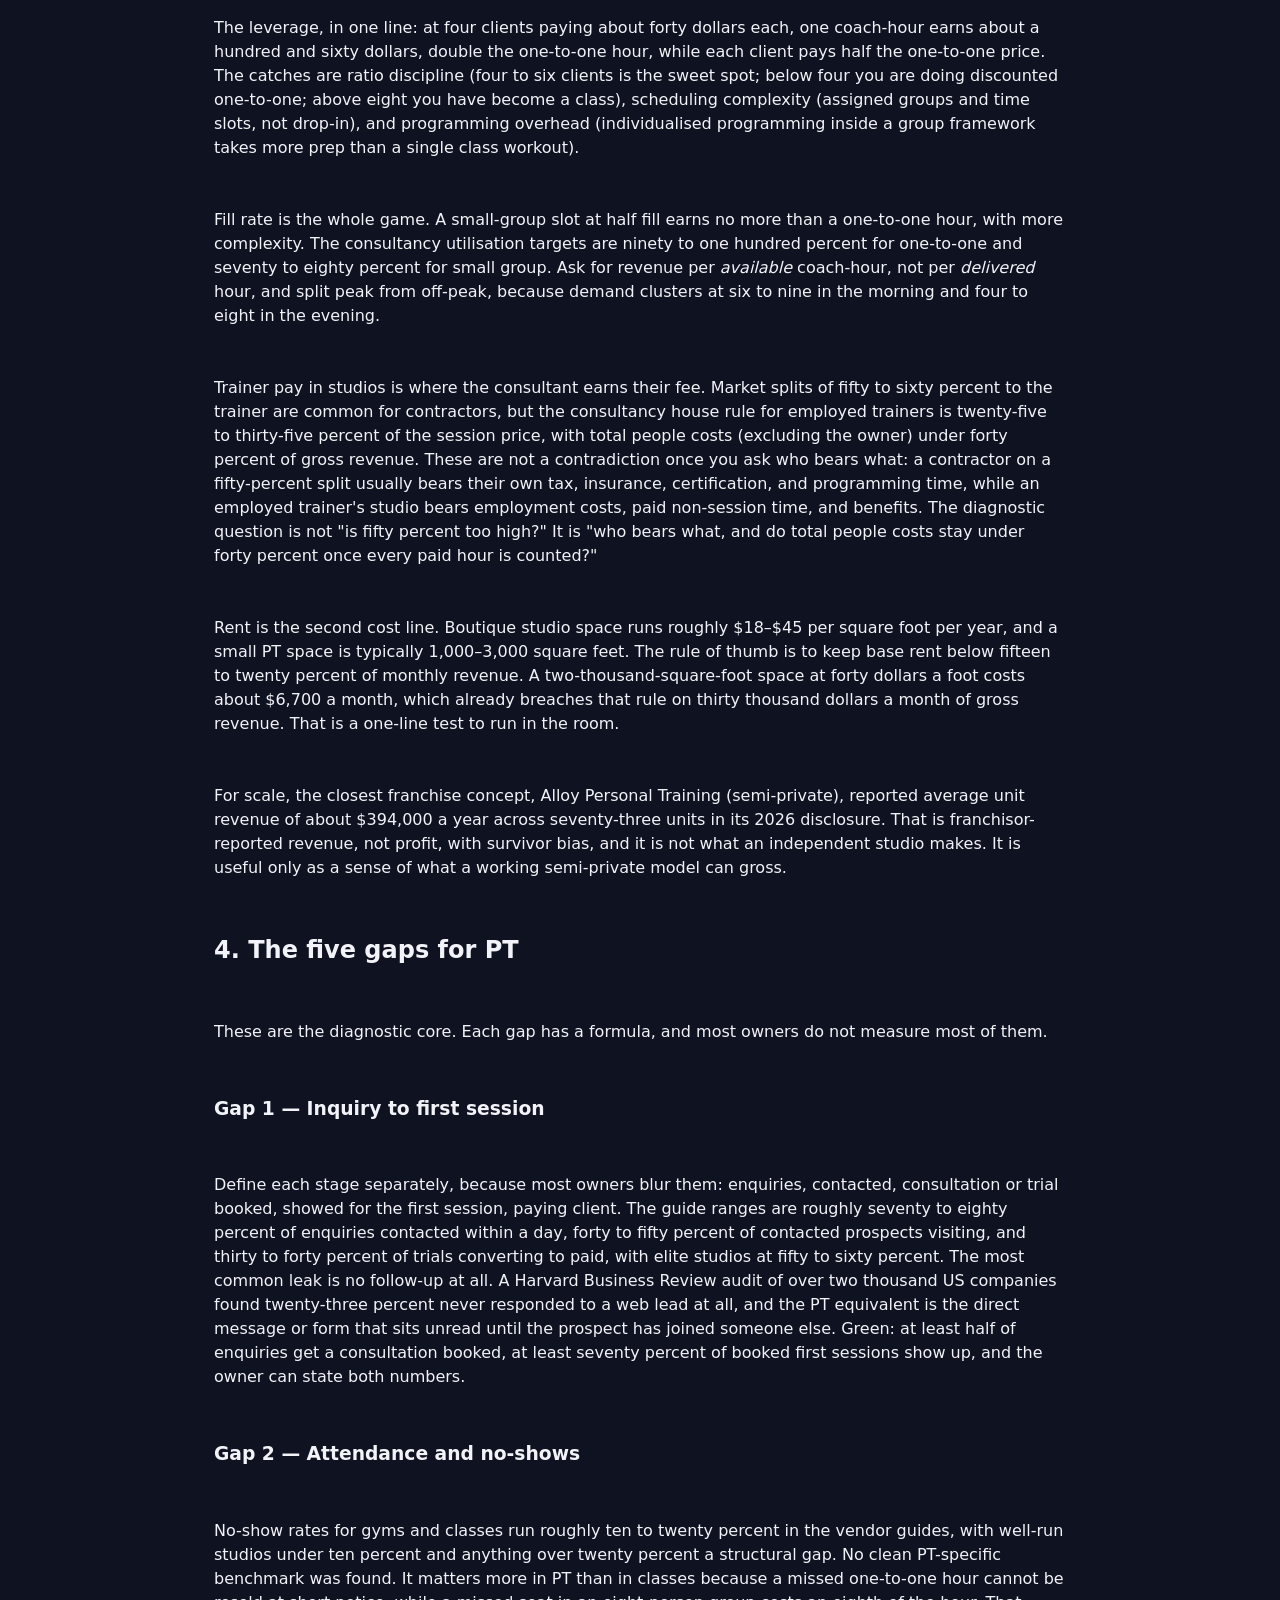
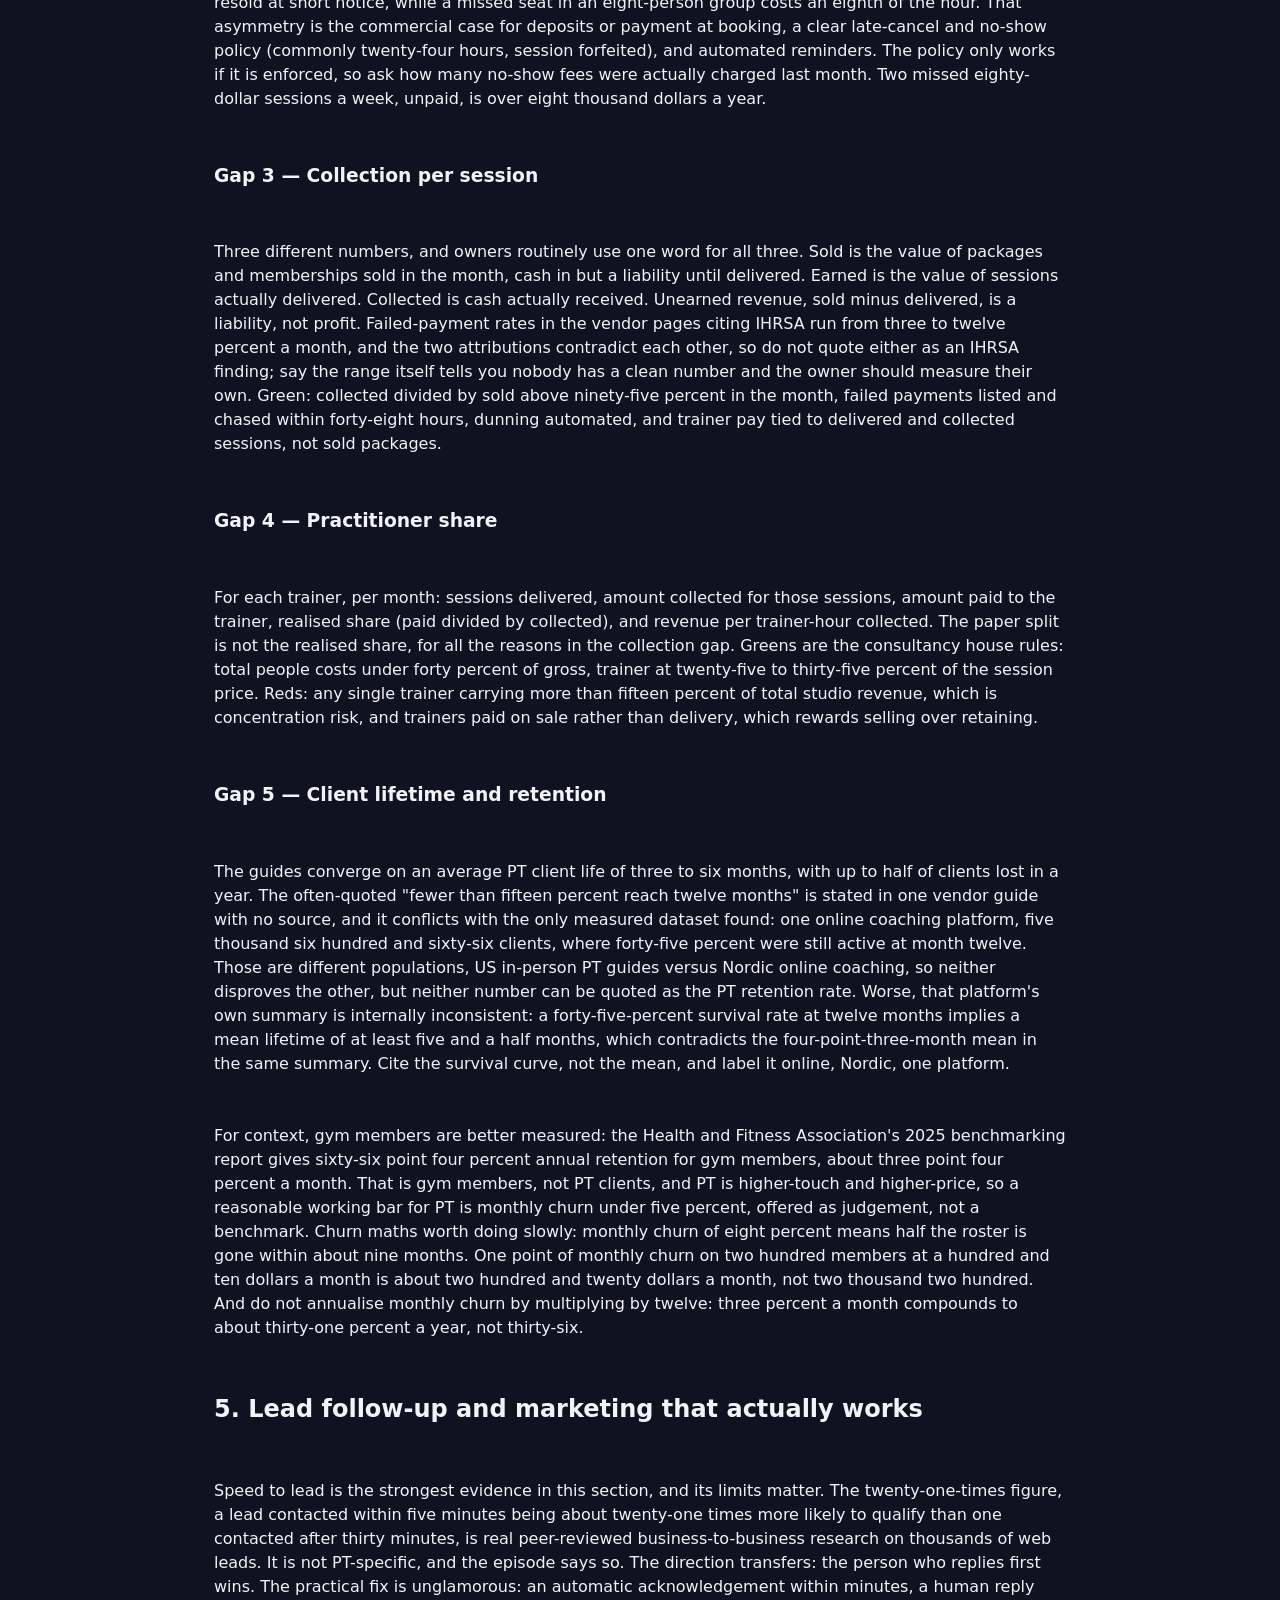
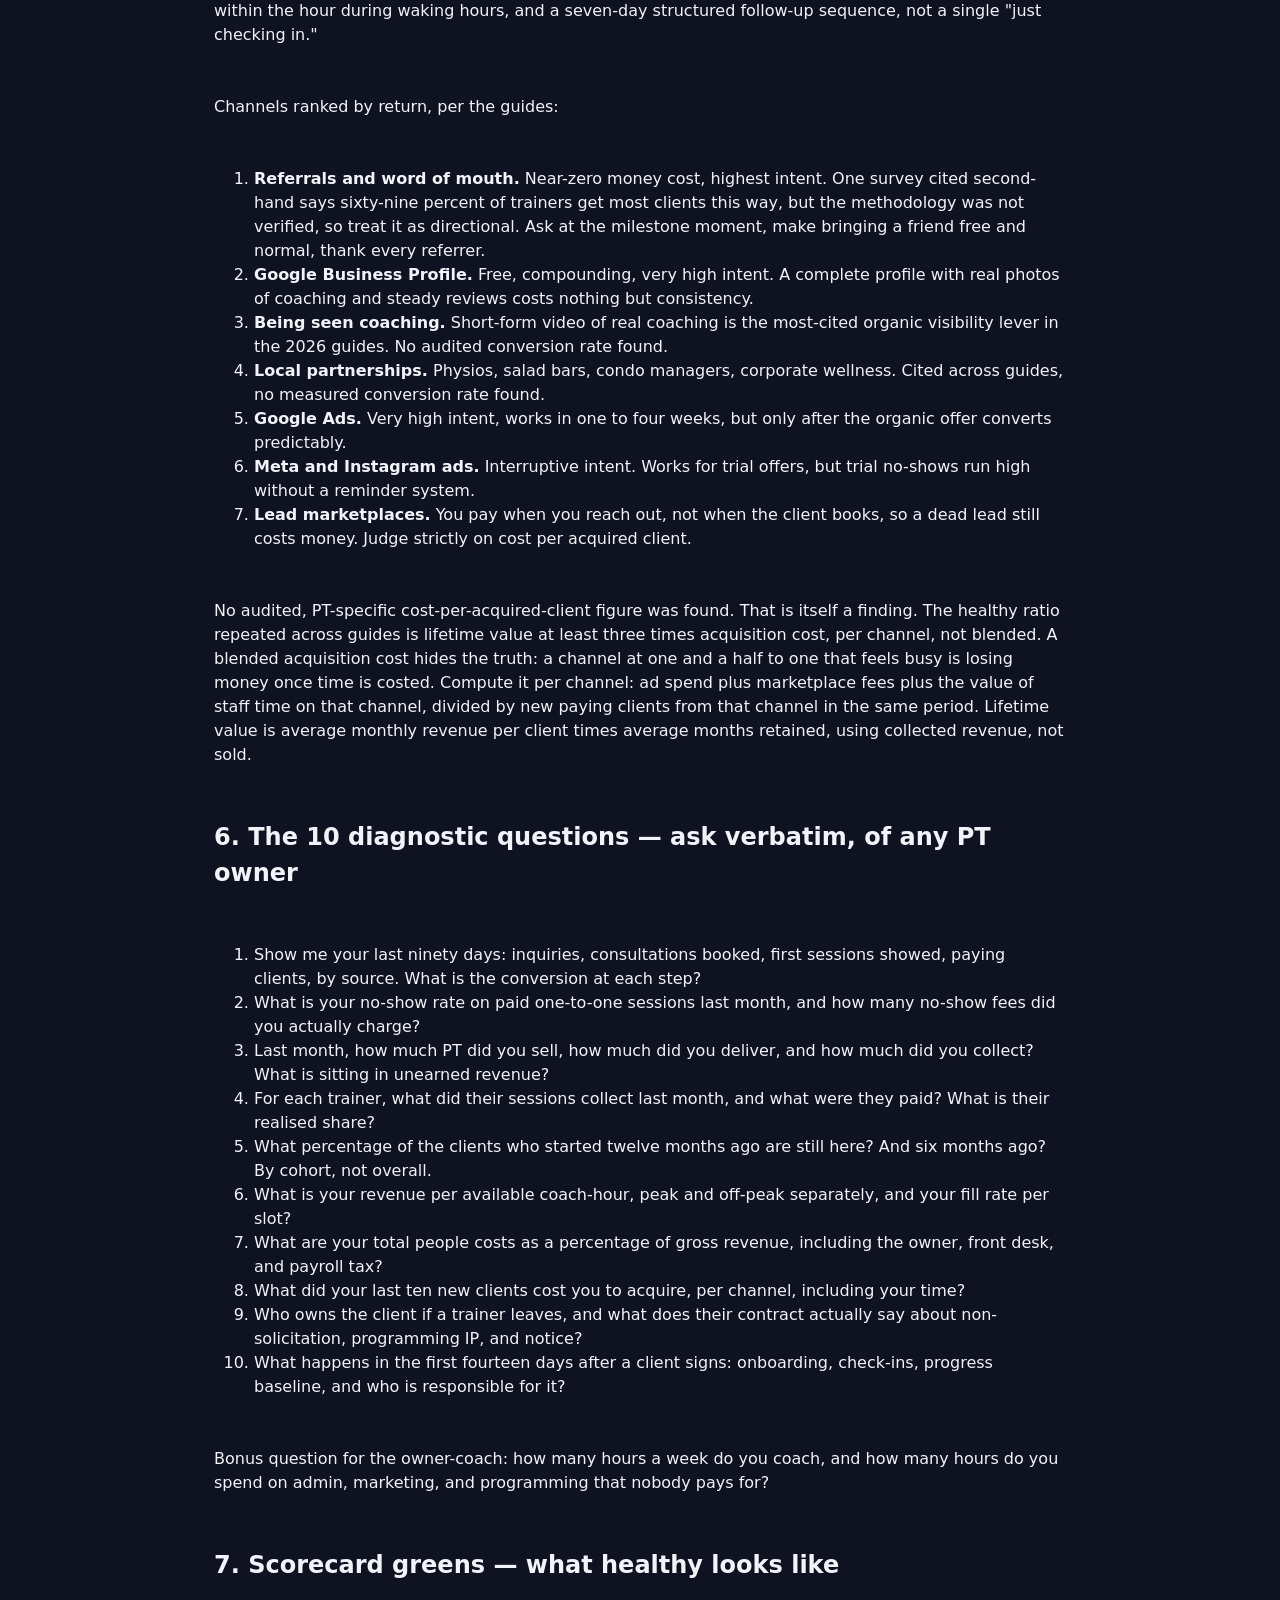
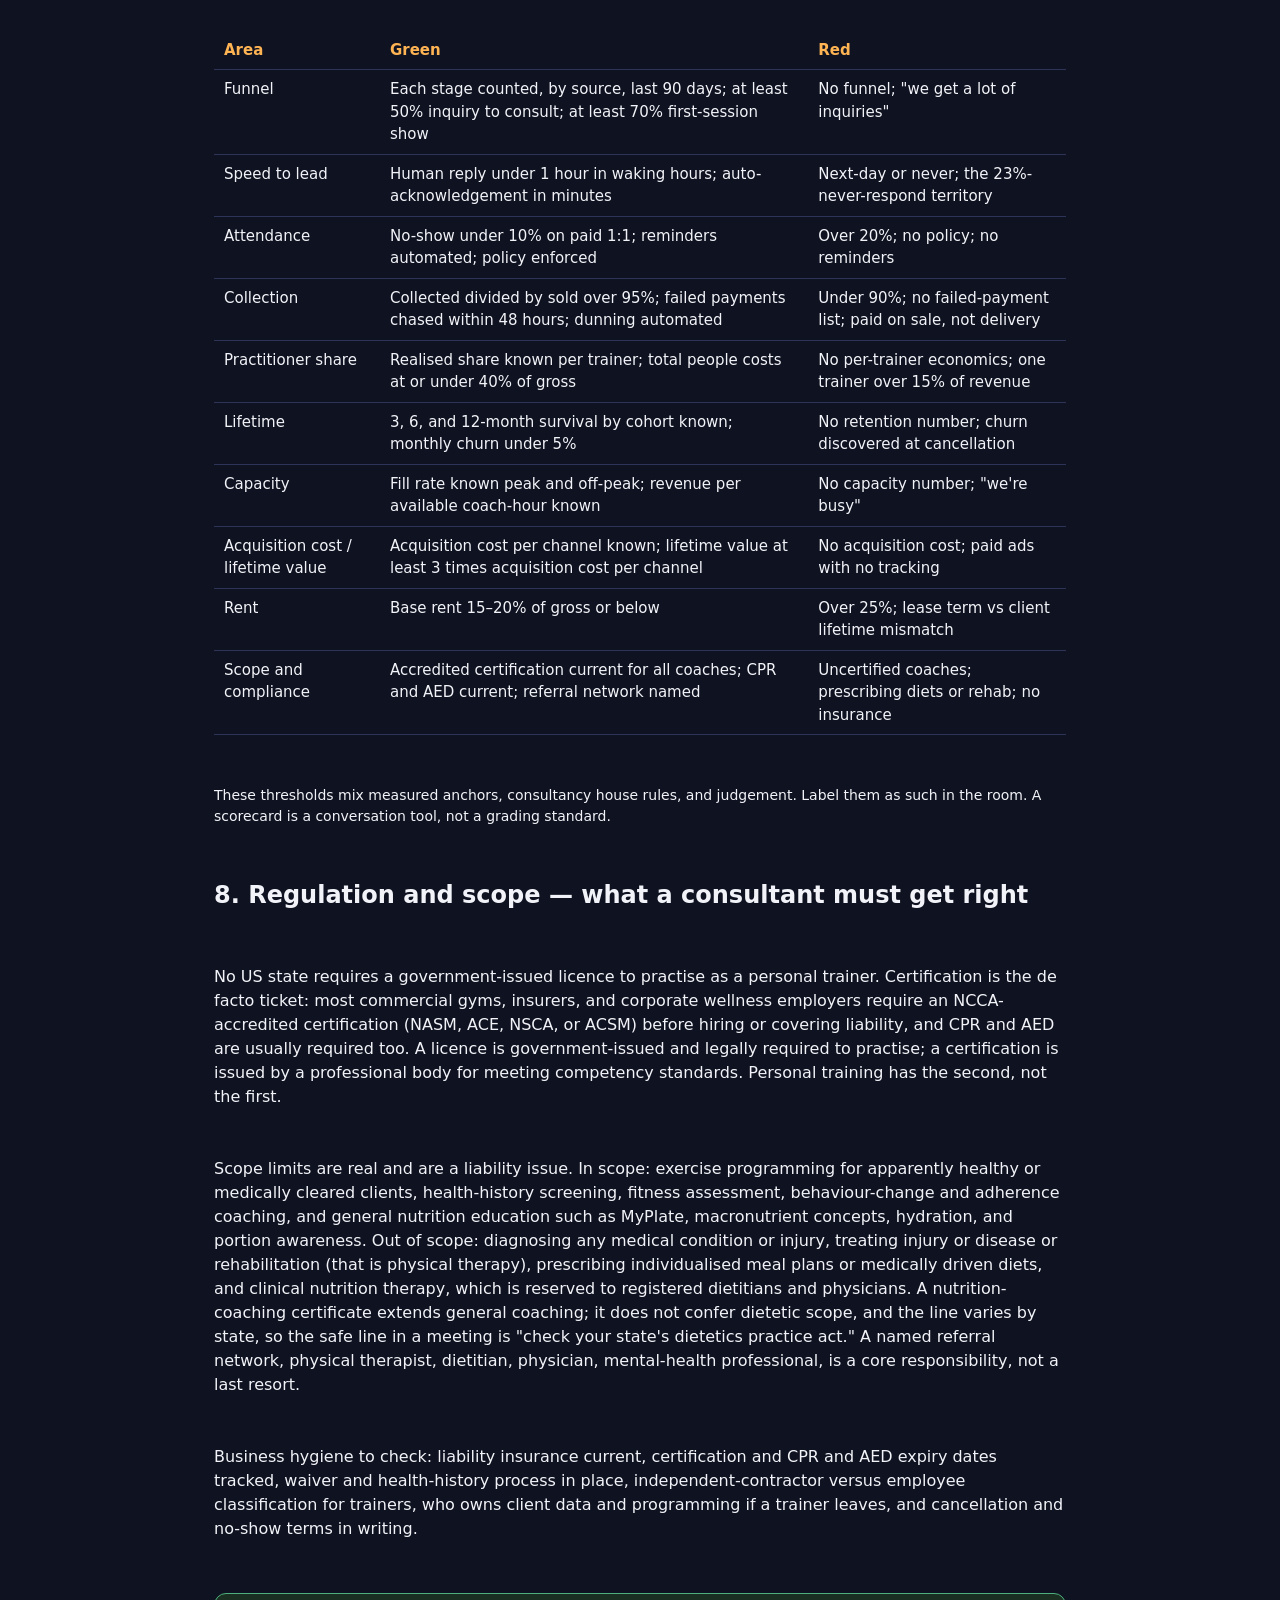
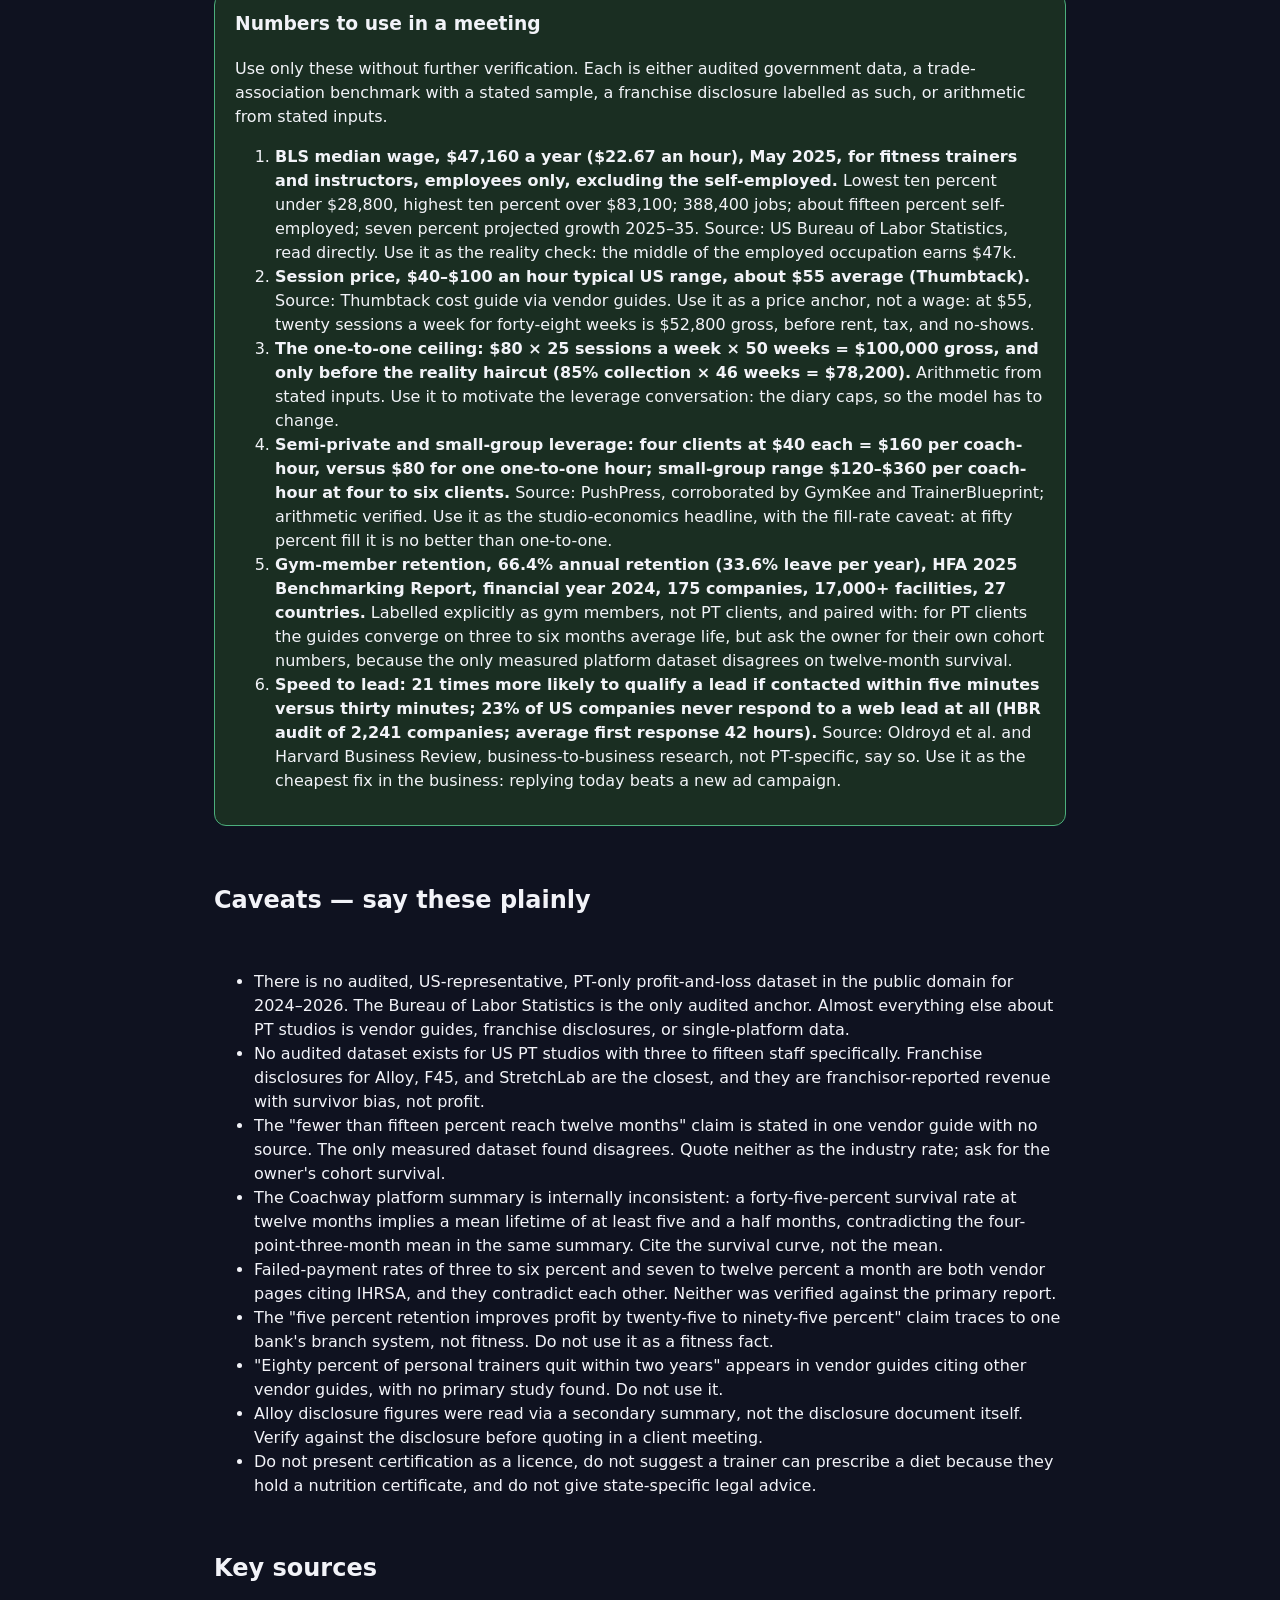
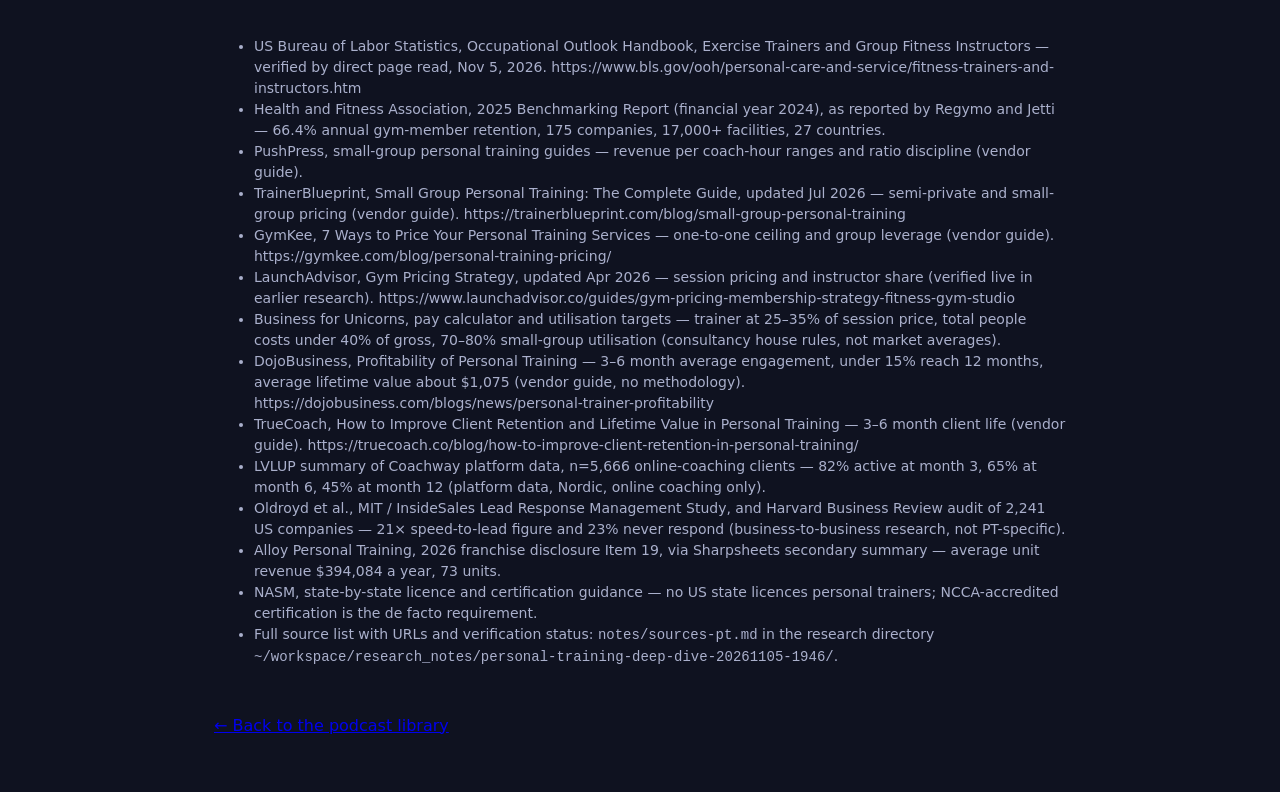
<file: research/personal-training.html>
<!DOCTYPE html>
<html lang="en">
<head>
<meta charset="utf-8">
<meta name="viewport" content="width=device-width, initial-scale=1">
<title>Research companion — The Personal Training Business: Solo Trainers and Small Studios</title>
<link rel="stylesheet" href="../styles.css">
</head>
<body>
<header class="hero narrow">
  <p class="eyebrow">Research companion · Podcast episode</p>
  <h1>The Personal Training Business: Solo Trainers and Small Studios</h1>
  <p class="sub">A deep dive on one business type: solo trainers and small studios with three to fifteen people on staff. The ceiling is hours, the escape is leverage per hour, retention is the leak, and sold is not collected. For a consultant learning these businesses well enough to serve their owners.</p>
  <p><a href="../index.html">← Back to the podcast library</a> · <a href="../episodes/personal-training.mp3">Listen to the episode</a></p>
  <audio controls preload="none" src="../episodes/personal-training.mp3"></audio>
</header>

<nav class="toc" aria-label="Contents">
  <a href="#summary">Summary</a>
  <a href="#big-idea">Big idea</a>
  <a href="#solo">Solo trainers</a>
  <a href="#studio">Small studios</a>
  <a href="#gaps">Five gaps</a>
  <a href="#marketing">Marketing</a>
  <a href="#questions">10 questions</a>
  <a href="#scorecard">Scorecard</a>
  <a href="#scope">Scope</a>
  <a href="#meeting-numbers">Meeting numbers</a>
  <a href="#caveats">Caveats</a>
  <a href="#sources">Sources</a>
</nav>

<main class="narrow">
<section class="summary">
  <h2 id="summary">Executive summary — the one-pager</h2>
  <p>Read this in a couple of minutes. It is concepts only. Every figure lives in the detail sections below.</p>
  <ul>
    <li><strong>The ceiling is hours, not demand.</strong> A trainer can only be in one room with one client at a time, and a diary fills up long before the business feels big. So the question is never just how to get more clients. It is what one hour is worth, and how many of those hours can actually be sold.</li>
    <li><strong>The escape is more payers per hour, not more hours.</strong> Semi-private and small-group coaching let one coach earn more in an hour while each client pays less than one-to-one. That only works if the group stays small enough to feel coached, and full enough to beat the one-to-one hour.</li>
    <li><strong>Retention is the leak.</strong> Clients leave in months, not years, and the decision is made in the first few weeks. A studio that does not measure who is still here by cohort is re-selling its whole book every few months without knowing it.</li>
    <li><strong>Sold is not delivered, and delivered is not collected.</strong> A package sale is a promise, not profit. Sessions that never happen and payments that fail quietly are routinely misread as churn, and the owner celebrates a big sales month while borrowing from the future diary.</li>
    <li><strong>The paper split is not the real split.</strong> What a trainer actually keeps of what was actually collected is almost always lower than the headline split, because of discounts, no-shows, unbilled sessions, and failed payments. Pay on delivered and collected, and count every paid hour, not just coaching hours.</li>
    <li><strong>The marketing that works is boring and local.</strong> Referrals first, a complete Google Business profile second, one sustained visibility channel third, paid ads last. And the cheapest fix in the business is replying fast, because the person who replies first usually wins the client.</li>
  </ul>
  <p class="note">Figures are from the research report (Nov 5, 2026), with provenance and caveats below. They are US, 2024–2026 figures and vary by locality — use them as a diagnostic model, not as a quote to a client.</p>
</section>

<h2 id="big-idea">1. The one big idea: the ceiling is hours</h2>
<p>A personal training business sells time, and time is the one inventory that cannot be restocked. Demand clusters in the early morning and the evening, midday is soft, and programming, admin, marketing, and travel eat the hours around the sessions. A diary that looks full is often around twenty-five paid hours wrapped in a fifty-hour week, and most trainers hit a wall at about twenty-five to thirty sessions a week before quality drops.</p>
<p>That makes personal training a capacity business, not a volume business. Growth has only four routes: charge more per hour, put more payers in the hour, earn income that is not tied to an hour (online or hybrid coaching), or hire. Drifting to thirty-five sessions a week is not a strategy. It is burnout with a waiting list.</p>
<p>The owner being the capacity is also the fragility. Illness or a holiday means zero revenue from that trainer, and a solo trainer with no systems is a diary, not a business. That is the first thing to check in the room: is there a business here, or a very busy person?</p>

<h2 id="solo">2. Solo trainers: three ways to get paid</h2>
<p>Most solo trainers work under one of three arrangements, and which one is best is a volume question, not a moral one.</p>
<table>
<tr><th>Model</th><th>How it works</th><th>Who bears the risk</th></tr>
<tr><td><strong>Employed by a gym</strong></td><td>Hourly or per-session pay. The gym keeps most of the session price; the trainer is often paid for only a fraction of it, and sometimes does unpaid floor hours.</td><td>Gym bears rent, marketing, admin. Trainer bears low pay.</td></tr>
<tr><td><strong>Revenue split / commission</strong></td><td>Trainer keeps a share of the session fee, commonly around half, with the gym keeping the rest. Large chains can take up to about seventy percent.</td><td>Shared. Trainer bears income volatility; gym bears facility cost. Key question: who owns the client if the trainer leaves?</td></tr>
<tr><td><strong>Rent-a-floor (flat rent)</strong></td><td>Trainer keeps all session fees and pays flat rent, roughly $1,000–$2,500 a month in the guides, or an hourly floor rate.</td><td>Trainer bears all fixed cost in slow months. Best once the book is full and predictable.</td></tr>
</table>
<p>The crossover is computable. At a typical session price, a forty-percent gym split costs about thirty dollars a session, so flat rent of about $1,500 a month breaks even at roughly eleven sessions a week. Above that, rent wins. Below it, the split wins, before counting the leads the gym supplies, which a pure rent deal usually does not. The other solo-trainer fact that matters: a full diary can still be a low hourly wage once unpaid hours are counted. Around a third to almost half of a trainer's working week is unbillable.</p>
<p>Breakeven for a solo trainer is roughly eight to fifteen regular weekly clients in a city; reliably profitable is more like twenty to twenty-five active clients. Those are vendor-guide figures, not audited benchmarks, but they give the shape: the business is thin until the book is full, and full means a lot of clients, not a lot of hours.</p>

<h2 id="studio">3. Small studios (3–15 staff): leverage per coach-hour</h2>
<p>A three-to-fifteen-person studio is typically an owner-operator plus a few coaches and part-time front desk or admin help. At the top end there is usually a lead coach or studio manager. Payroll is the largest cost line; rent is second. There is no published, audited dataset for US PT studios of exactly this size, so this section is built from franchise disclosures, consultancy benchmarks, and vendor guides, and the gaps are named in the caveats.</p>
<table>
<tr><th>Format</th><th>Clients per coach</th><th>Price per person/session</th><th>Revenue per coach-hour</th></tr>
<tr><td>One-to-one</td><td>1</td><td>About $80–$150</td><td>$80–$150</td></tr>
<tr><td>Semi-private</td><td>2–3</td><td>About $40–$60</td><td>$80–$180</td></tr>
<tr><td>Small group</td><td>4–6</td><td>About $20–$40 (some guides $30–$60)</td><td>$120–$360</td></tr>
</table>
<p>The leverage, in one line: at four clients paying about forty dollars each, one coach-hour earns about a hundred and sixty dollars, double the one-to-one hour, while each client pays half the one-to-one price. The catches are ratio discipline (four to six clients is the sweet spot; below four you are doing discounted one-to-one; above eight you have become a class), scheduling complexity (assigned groups and time slots, not drop-in), and programming overhead (individualised programming inside a group framework takes more prep than a single class workout).</p>
<p>Fill rate is the whole game. A small-group slot at half fill earns no more than a one-to-one hour, with more complexity. The consultancy utilisation targets are ninety to one hundred percent for one-to-one and seventy to eighty percent for small group. Ask for revenue per <em>available</em> coach-hour, not per <em>delivered</em> hour, and split peak from off-peak, because demand clusters at six to nine in the morning and four to eight in the evening.</p>
<p>Trainer pay in studios is where the consultant earns their fee. Market splits of fifty to sixty percent to the trainer are common for contractors, but the consultancy house rule for employed trainers is twenty-five to thirty-five percent of the session price, with total people costs (excluding the owner) under forty percent of gross revenue. These are not a contradiction once you ask who bears what: a contractor on a fifty-percent split usually bears their own tax, insurance, certification, and programming time, while an employed trainer's studio bears employment costs, paid non-session time, and benefits. The diagnostic question is not "is fifty percent too high?" It is "who bears what, and do total people costs stay under forty percent once every paid hour is counted?"</p>
<p>Rent is the second cost line. Boutique studio space runs roughly $18–$45 per square foot per year, and a small PT space is typically 1,000–3,000 square feet. The rule of thumb is to keep base rent below fifteen to twenty percent of monthly revenue. A two-thousand-square-foot space at forty dollars a foot costs about $6,700 a month, which already breaches that rule on thirty thousand dollars a month of gross revenue. That is a one-line test to run in the room.</p>
<p>For scale, the closest franchise concept, Alloy Personal Training (semi-private), reported average unit revenue of about $394,000 a year across seventy-three units in its 2026 disclosure. That is franchisor-reported revenue, not profit, with survivor bias, and it is not what an independent studio makes. It is useful only as a sense of what a working semi-private model can gross.</p>

<h2 id="gaps">4. The five gaps for PT</h2>
<p>These are the diagnostic core. Each gap has a formula, and most owners do not measure most of them.</p>
<h3>Gap 1 — Inquiry to first session</h3>
<p>Define each stage separately, because most owners blur them: enquiries, contacted, consultation or trial booked, showed for the first session, paying client. The guide ranges are roughly seventy to eighty percent of enquiries contacted within a day, forty to fifty percent of contacted prospects visiting, and thirty to forty percent of trials converting to paid, with elite studios at fifty to sixty percent. The most common leak is no follow-up at all. A Harvard Business Review audit of over two thousand US companies found twenty-three percent never responded to a web lead at all, and the PT equivalent is the direct message or form that sits unread until the prospect has joined someone else. Green: at least half of enquiries get a consultation booked, at least seventy percent of booked first sessions show up, and the owner can state both numbers.</p>
<h3>Gap 2 — Attendance and no-shows</h3>
<p>No-show rates for gyms and classes run roughly ten to twenty percent in the vendor guides, with well-run studios under ten percent and anything over twenty percent a structural gap. No clean PT-specific benchmark was found. It matters more in PT than in classes because a missed one-to-one hour cannot be resold at short notice, while a missed seat in an eight-person group costs an eighth of the hour. That asymmetry is the commercial case for deposits or payment at booking, a clear late-cancel and no-show policy (commonly twenty-four hours, session forfeited), and automated reminders. The policy only works if it is enforced, so ask how many no-show fees were actually charged last month. Two missed eighty-dollar sessions a week, unpaid, is over eight thousand dollars a year.</p>
<h3>Gap 3 — Collection per session</h3>
<p>Three different numbers, and owners routinely use one word for all three. Sold is the value of packages and memberships sold in the month, cash in but a liability until delivered. Earned is the value of sessions actually delivered. Collected is cash actually received. Unearned revenue, sold minus delivered, is a liability, not profit. Failed-payment rates in the vendor pages citing IHRSA run from three to twelve percent a month, and the two attributions contradict each other, so do not quote either as an IHRSA finding; say the range itself tells you nobody has a clean number and the owner should measure their own. Green: collected divided by sold above ninety-five percent in the month, failed payments listed and chased within forty-eight hours, dunning automated, and trainer pay tied to delivered and collected sessions, not sold packages.</p>
<h3>Gap 4 — Practitioner share</h3>
<p>For each trainer, per month: sessions delivered, amount collected for those sessions, amount paid to the trainer, realised share (paid divided by collected), and revenue per trainer-hour collected. The paper split is not the realised share, for all the reasons in the collection gap. Greens are the consultancy house rules: total people costs under forty percent of gross, trainer at twenty-five to thirty-five percent of the session price. Reds: any single trainer carrying more than fifteen percent of total studio revenue, which is concentration risk, and trainers paid on sale rather than delivery, which rewards selling over retaining.</p>
<h3>Gap 5 — Client lifetime and retention</h3>
<p>The guides converge on an average PT client life of three to six months, with up to half of clients lost in a year. The often-quoted "fewer than fifteen percent reach twelve months" is stated in one vendor guide with no source, and it conflicts with the only measured dataset found: one online coaching platform, five thousand six hundred and sixty-six clients, where forty-five percent were still active at month twelve. Those are different populations, US in-person PT guides versus Nordic online coaching, so neither disproves the other, but neither number can be quoted as the PT retention rate. Worse, that platform's own summary is internally inconsistent: a forty-five-percent survival rate at twelve months implies a mean lifetime of at least five and a half months, which contradicts the four-point-three-month mean in the same summary. Cite the survival curve, not the mean, and label it online, Nordic, one platform.</p>
<p>For context, gym members are better measured: the Health and Fitness Association's 2025 benchmarking report gives sixty-six point four percent annual retention for gym members, about three point four percent a month. That is gym members, not PT clients, and PT is higher-touch and higher-price, so a reasonable working bar for PT is monthly churn under five percent, offered as judgement, not a benchmark. Churn maths worth doing slowly: monthly churn of eight percent means half the roster is gone within about nine months. One point of monthly churn on two hundred members at a hundred and ten dollars a month is about two hundred and twenty dollars a month, not two thousand two hundred. And do not annualise monthly churn by multiplying by twelve: three percent a month compounds to about thirty-one percent a year, not thirty-six.</p>

<h2 id="marketing">5. Lead follow-up and marketing that actually works</h2>
<p>Speed to lead is the strongest evidence in this section, and its limits matter. The twenty-one-times figure, a lead contacted within five minutes being about twenty-one times more likely to qualify than one contacted after thirty minutes, is real peer-reviewed business-to-business research on thousands of web leads. It is not PT-specific, and the episode says so. The direction transfers: the person who replies first wins. The practical fix is unglamorous: an automatic acknowledgement within minutes, a human reply within the hour during waking hours, and a seven-day structured follow-up sequence, not a single "just checking in."</p>
<p>Channels ranked by return, per the guides:</p>
<ol>
<li><strong>Referrals and word of mouth.</strong> Near-zero money cost, highest intent. One survey cited second-hand says sixty-nine percent of trainers get most clients this way, but the methodology was not verified, so treat it as directional. Ask at the milestone moment, make bringing a friend free and normal, thank every referrer.</li>
<li><strong>Google Business Profile.</strong> Free, compounding, very high intent. A complete profile with real photos of coaching and steady reviews costs nothing but consistency.</li>
<li><strong>Being seen coaching.</strong> Short-form video of real coaching is the most-cited organic visibility lever in the 2026 guides. No audited conversion rate found.</li>
<li><strong>Local partnerships.</strong> Physios, salad bars, condo managers, corporate wellness. Cited across guides, no measured conversion rate found.</li>
<li><strong>Google Ads.</strong> Very high intent, works in one to four weeks, but only after the organic offer converts predictably.</li>
<li><strong>Meta and Instagram ads.</strong> Interruptive intent. Works for trial offers, but trial no-shows run high without a reminder system.</li>
<li><strong>Lead marketplaces.</strong> You pay when you reach out, not when the client books, so a dead lead still costs money. Judge strictly on cost per acquired client.</li>
</ol>
<p>No audited, PT-specific cost-per-acquired-client figure was found. That is itself a finding. The healthy ratio repeated across guides is lifetime value at least three times acquisition cost, per channel, not blended. A blended acquisition cost hides the truth: a channel at one and a half to one that feels busy is losing money once time is costed. Compute it per channel: ad spend plus marketplace fees plus the value of staff time on that channel, divided by new paying clients from that channel in the same period. Lifetime value is average monthly revenue per client times average months retained, using collected revenue, not sold.</p>

<h2 id="questions">6. The 10 diagnostic questions — ask verbatim, of any PT owner</h2>
<ol>
<li>Show me your last ninety days: inquiries, consultations booked, first sessions showed, paying clients, by source. What is the conversion at each step?</li>
<li>What is your no-show rate on paid one-to-one sessions last month, and how many no-show fees did you actually charge?</li>
<li>Last month, how much PT did you sell, how much did you deliver, and how much did you collect? What is sitting in unearned revenue?</li>
<li>For each trainer, what did their sessions collect last month, and what were they paid? What is their realised share?</li>
<li>What percentage of the clients who started twelve months ago are still here? And six months ago? By cohort, not overall.</li>
<li>What is your revenue per available coach-hour, peak and off-peak separately, and your fill rate per slot?</li>
<li>What are your total people costs as a percentage of gross revenue, including the owner, front desk, and payroll tax?</li>
<li>What did your last ten new clients cost you to acquire, per channel, including your time?</li>
<li>Who owns the client if a trainer leaves, and what does their contract actually say about non-solicitation, programming IP, and notice?</li>
<li>What happens in the first fourteen days after a client signs: onboarding, check-ins, progress baseline, and who is responsible for it?</li>
</ol>
<p>Bonus question for the owner-coach: how many hours a week do you coach, and how many hours do you spend on admin, marketing, and programming that nobody pays for?</p>

<h2 id="scorecard">7. Scorecard greens — what healthy looks like</h2>
<table>
<tr><th>Area</th><th>Green</th><th>Red</th></tr>
<tr><td>Funnel</td><td>Each stage counted, by source, last 90 days; at least 50% inquiry to consult; at least 70% first-session show</td><td>No funnel; "we get a lot of inquiries"</td></tr>
<tr><td>Speed to lead</td><td>Human reply under 1 hour in waking hours; auto-acknowledgement in minutes</td><td>Next-day or never; the 23%-never-respond territory</td></tr>
<tr><td>Attendance</td><td>No-show under 10% on paid 1:1; reminders automated; policy enforced</td><td>Over 20%; no policy; no reminders</td></tr>
<tr><td>Collection</td><td>Collected divided by sold over 95%; failed payments chased within 48 hours; dunning automated</td><td>Under 90%; no failed-payment list; paid on sale, not delivery</td></tr>
<tr><td>Practitioner share</td><td>Realised share known per trainer; total people costs at or under 40% of gross</td><td>No per-trainer economics; one trainer over 15% of revenue</td></tr>
<tr><td>Lifetime</td><td>3, 6, and 12-month survival by cohort known; monthly churn under 5%</td><td>No retention number; churn discovered at cancellation</td></tr>
<tr><td>Capacity</td><td>Fill rate known peak and off-peak; revenue per available coach-hour known</td><td>No capacity number; "we're busy"</td></tr>
<tr><td>Acquisition cost / lifetime value</td><td>Acquisition cost per channel known; lifetime value at least 3 times acquisition cost per channel</td><td>No acquisition cost; paid ads with no tracking</td></tr>
<tr><td>Rent</td><td>Base rent 15–20% of gross or below</td><td>Over 25%; lease term vs client lifetime mismatch</td></tr>
<tr><td>Scope and compliance</td><td>Accredited certification current for all coaches; CPR and AED current; referral network named</td><td>Uncertified coaches; prescribing diets or rehab; no insurance</td></tr>
</table>
<p class="note">These thresholds mix measured anchors, consultancy house rules, and judgement. Label them as such in the room. A scorecard is a conversation tool, not a grading standard.</p>

<h2 id="scope">8. Regulation and scope — what a consultant must get right</h2>
<p>No US state requires a government-issued licence to practise as a personal trainer. Certification is the de facto ticket: most commercial gyms, insurers, and corporate wellness employers require an NCCA-accredited certification (NASM, ACE, NSCA, or ACSM) before hiring or covering liability, and CPR and AED are usually required too. A licence is government-issued and legally required to practise; a certification is issued by a professional body for meeting competency standards. Personal training has the second, not the first.</p>
<p>Scope limits are real and are a liability issue. In scope: exercise programming for apparently healthy or medically cleared clients, health-history screening, fitness assessment, behaviour-change and adherence coaching, and general nutrition education such as MyPlate, macronutrient concepts, hydration, and portion awareness. Out of scope: diagnosing any medical condition or injury, treating injury or disease or rehabilitation (that is physical therapy), prescribing individualised meal plans or medically driven diets, and clinical nutrition therapy, which is reserved to registered dietitians and physicians. A nutrition-coaching certificate extends general coaching; it does not confer dietetic scope, and the line varies by state, so the safe line in a meeting is "check your state's dietetics practice act." A named referral network, physical therapist, dietitian, physician, mental-health professional, is a core responsibility, not a last resort.</p>
<p>Business hygiene to check: liability insurance current, certification and CPR and AED expiry dates tracked, waiver and health-history process in place, independent-contractor versus employee classification for trainers, who owns client data and programming if a trainer leaves, and cancellation and no-show terms in writing.</p>

<div class="callout" id="meeting-numbers">
<h3>Numbers to use in a meeting</h3>
<p>Use only these without further verification. Each is either audited government data, a trade-association benchmark with a stated sample, a franchise disclosure labelled as such, or arithmetic from stated inputs.</p>
<ol>
<li><strong>BLS median wage, $47,160 a year ($22.67 an hour), May 2025, for fitness trainers and instructors, employees only, excluding the self-employed.</strong> Lowest ten percent under $28,800, highest ten percent over $83,100; 388,400 jobs; about fifteen percent self-employed; seven percent projected growth 2025–35. Source: US Bureau of Labor Statistics, read directly. Use it as the reality check: the middle of the employed occupation earns $47k.</li>
<li><strong>Session price, $40–$100 an hour typical US range, about $55 average (Thumbtack).</strong> Source: Thumbtack cost guide via vendor guides. Use it as a price anchor, not a wage: at $55, twenty sessions a week for forty-eight weeks is $52,800 gross, before rent, tax, and no-shows.</li>
<li><strong>The one-to-one ceiling: $80 × 25 sessions a week × 50 weeks = $100,000 gross, and only before the reality haircut (85% collection × 46 weeks = $78,200).</strong> Arithmetic from stated inputs. Use it to motivate the leverage conversation: the diary caps, so the model has to change.</li>
<li><strong>Semi-private and small-group leverage: four clients at $40 each = $160 per coach-hour, versus $80 for one one-to-one hour; small-group range $120–$360 per coach-hour at four to six clients.</strong> Source: PushPress, corroborated by GymKee and TrainerBlueprint; arithmetic verified. Use it as the studio-economics headline, with the fill-rate caveat: at fifty percent fill it is no better than one-to-one.</li>
<li><strong>Gym-member retention, 66.4% annual retention (33.6% leave per year), HFA 2025 Benchmarking Report, financial year 2024, 175 companies, 17,000+ facilities, 27 countries.</strong> Labelled explicitly as gym members, not PT clients, and paired with: for PT clients the guides converge on three to six months average life, but ask the owner for their own cohort numbers, because the only measured platform dataset disagrees on twelve-month survival.</li>
<li><strong>Speed to lead: 21 times more likely to qualify a lead if contacted within five minutes versus thirty minutes; 23% of US companies never respond to a web lead at all (HBR audit of 2,241 companies; average first response 42 hours).</strong> Source: Oldroyd et al. and Harvard Business Review, business-to-business research, not PT-specific, say so. Use it as the cheapest fix in the business: replying today beats a new ad campaign.</li>
</ol>
</div>

<h2 id="caveats">Caveats — say these plainly</h2>
<ul>
<li>There is no audited, US-representative, PT-only profit-and-loss dataset in the public domain for 2024–2026. The Bureau of Labor Statistics is the only audited anchor. Almost everything else about PT studios is vendor guides, franchise disclosures, or single-platform data.</li>
<li>No audited dataset exists for US PT studios with three to fifteen staff specifically. Franchise disclosures for Alloy, F45, and StretchLab are the closest, and they are franchisor-reported revenue with survivor bias, not profit.</li>
<li>The "fewer than fifteen percent reach twelve months" claim is stated in one vendor guide with no source. The only measured dataset found disagrees. Quote neither as the industry rate; ask for the owner's cohort survival.</li>
<li>The Coachway platform summary is internally inconsistent: a forty-five-percent survival rate at twelve months implies a mean lifetime of at least five and a half months, contradicting the four-point-three-month mean in the same summary. Cite the survival curve, not the mean.</li>
<li>Failed-payment rates of three to six percent and seven to twelve percent a month are both vendor pages citing IHRSA, and they contradict each other. Neither was verified against the primary report.</li>
<li>The "five percent retention improves profit by twenty-five to ninety-five percent" claim traces to one bank's branch system, not fitness. Do not use it as a fitness fact.</li>
<li>"Eighty percent of personal trainers quit within two years" appears in vendor guides citing other vendor guides, with no primary study found. Do not use it.</li>
<li>Alloy disclosure figures were read via a secondary summary, not the disclosure document itself. Verify against the disclosure before quoting in a client meeting.</li>
<li>Do not present certification as a licence, do not suggest a trainer can prescribe a diet because they hold a nutrition certificate, and do not give state-specific legal advice.</li>
</ul>

<h2 id="sources">Key sources</h2>
<ul class="sources">
<li>US Bureau of Labor Statistics, Occupational Outlook Handbook, Exercise Trainers and Group Fitness Instructors — verified by direct page read, Nov 5, 2026. https://www.bls.gov/ooh/personal-care-and-service/fitness-trainers-and-instructors.htm</li>
<li>Health and Fitness Association, 2025 Benchmarking Report (financial year 2024), as reported by Regymo and Jetti — 66.4% annual gym-member retention, 175 companies, 17,000+ facilities, 27 countries.</li>
<li>PushPress, small-group personal training guides — revenue per coach-hour ranges and ratio discipline (vendor guide).</li>
<li>TrainerBlueprint, Small Group Personal Training: The Complete Guide, updated Jul 2026 — semi-private and small-group pricing (vendor guide). https://trainerblueprint.com/blog/small-group-personal-training</li>
<li>GymKee, 7 Ways to Price Your Personal Training Services — one-to-one ceiling and group leverage (vendor guide). https://gymkee.com/blog/personal-training-pricing/</li>
<li>LaunchAdvisor, Gym Pricing Strategy, updated Apr 2026 — session pricing and instructor share (verified live in earlier research). https://www.launchadvisor.co/guides/gym-pricing-membership-strategy-fitness-gym-studio</li>
<li>Business for Unicorns, pay calculator and utilisation targets — trainer at 25–35% of session price, total people costs under 40% of gross, 70–80% small-group utilisation (consultancy house rules, not market averages).</li>
<li>DojoBusiness, Profitability of Personal Training — 3–6 month average engagement, under 15% reach 12 months, average lifetime value about $1,075 (vendor guide, no methodology). https://dojobusiness.com/blogs/news/personal-trainer-profitability</li>
<li>TrueCoach, How to Improve Client Retention and Lifetime Value in Personal Training — 3–6 month client life (vendor guide). https://truecoach.co/blog/how-to-improve-client-retention-in-personal-training/</li>
<li>LVLUP summary of Coachway platform data, n=5,666 online-coaching clients — 82% active at month 3, 65% at month 6, 45% at month 12 (platform data, Nordic, online coaching only).</li>
<li>Oldroyd et al., MIT / InsideSales Lead Response Management Study, and Harvard Business Review audit of 2,241 US companies — 21× speed-to-lead figure and 23% never respond (business-to-business research, not PT-specific).</li>
<li>Alloy Personal Training, 2026 franchise disclosure Item 19, via Sharpsheets secondary summary — average unit revenue $394,084 a year, 73 units.</li>
<li>NASM, state-by-state licence and certification guidance — no US state licences personal trainers; NCCA-accredited certification is the de facto requirement.</li>
<li>Full source list with URLs and verification status: <code>notes/sources-pt.md</code> in the research directory <code>~/workspace/research_notes/personal-training-deep-dive-20261105-1946/</code>.</li>
</ul>
<p><a href="../index.html">← Back to the podcast library</a></p>
</main>
</body>
</html>
</file>
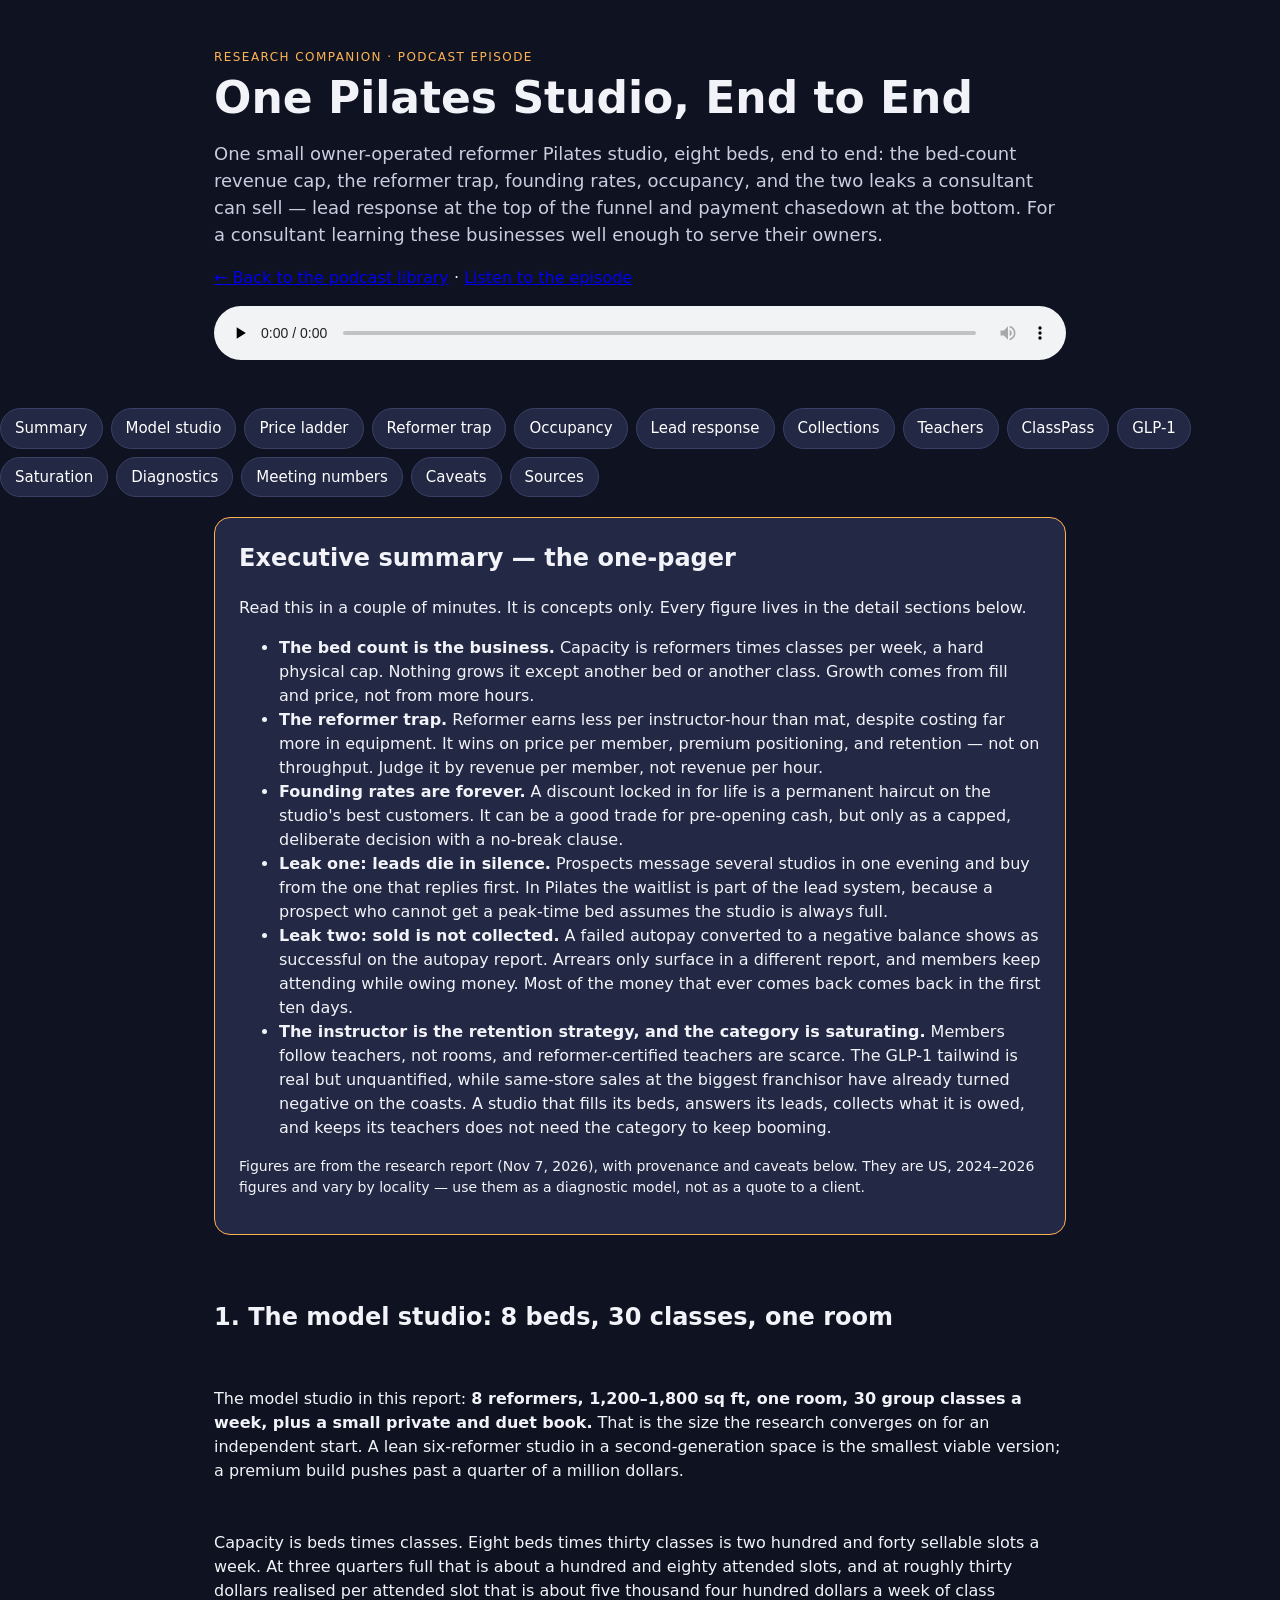
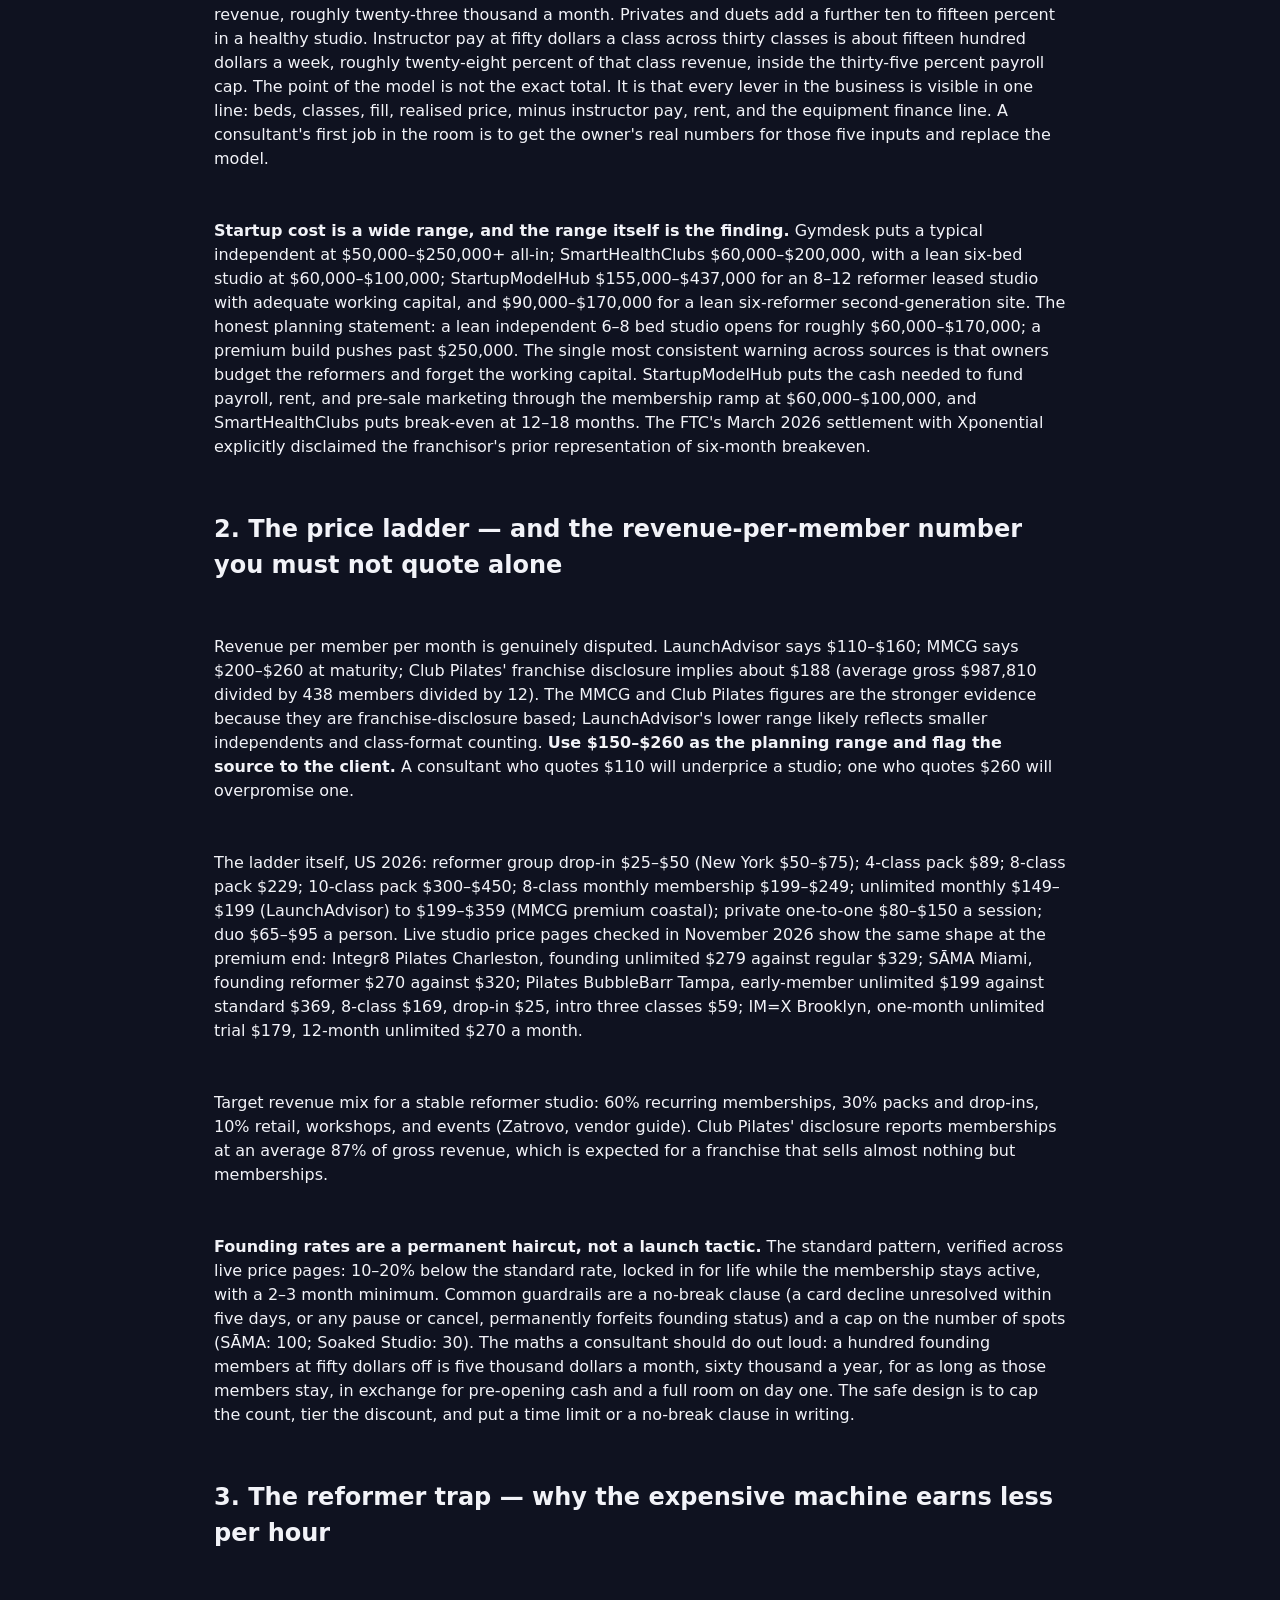
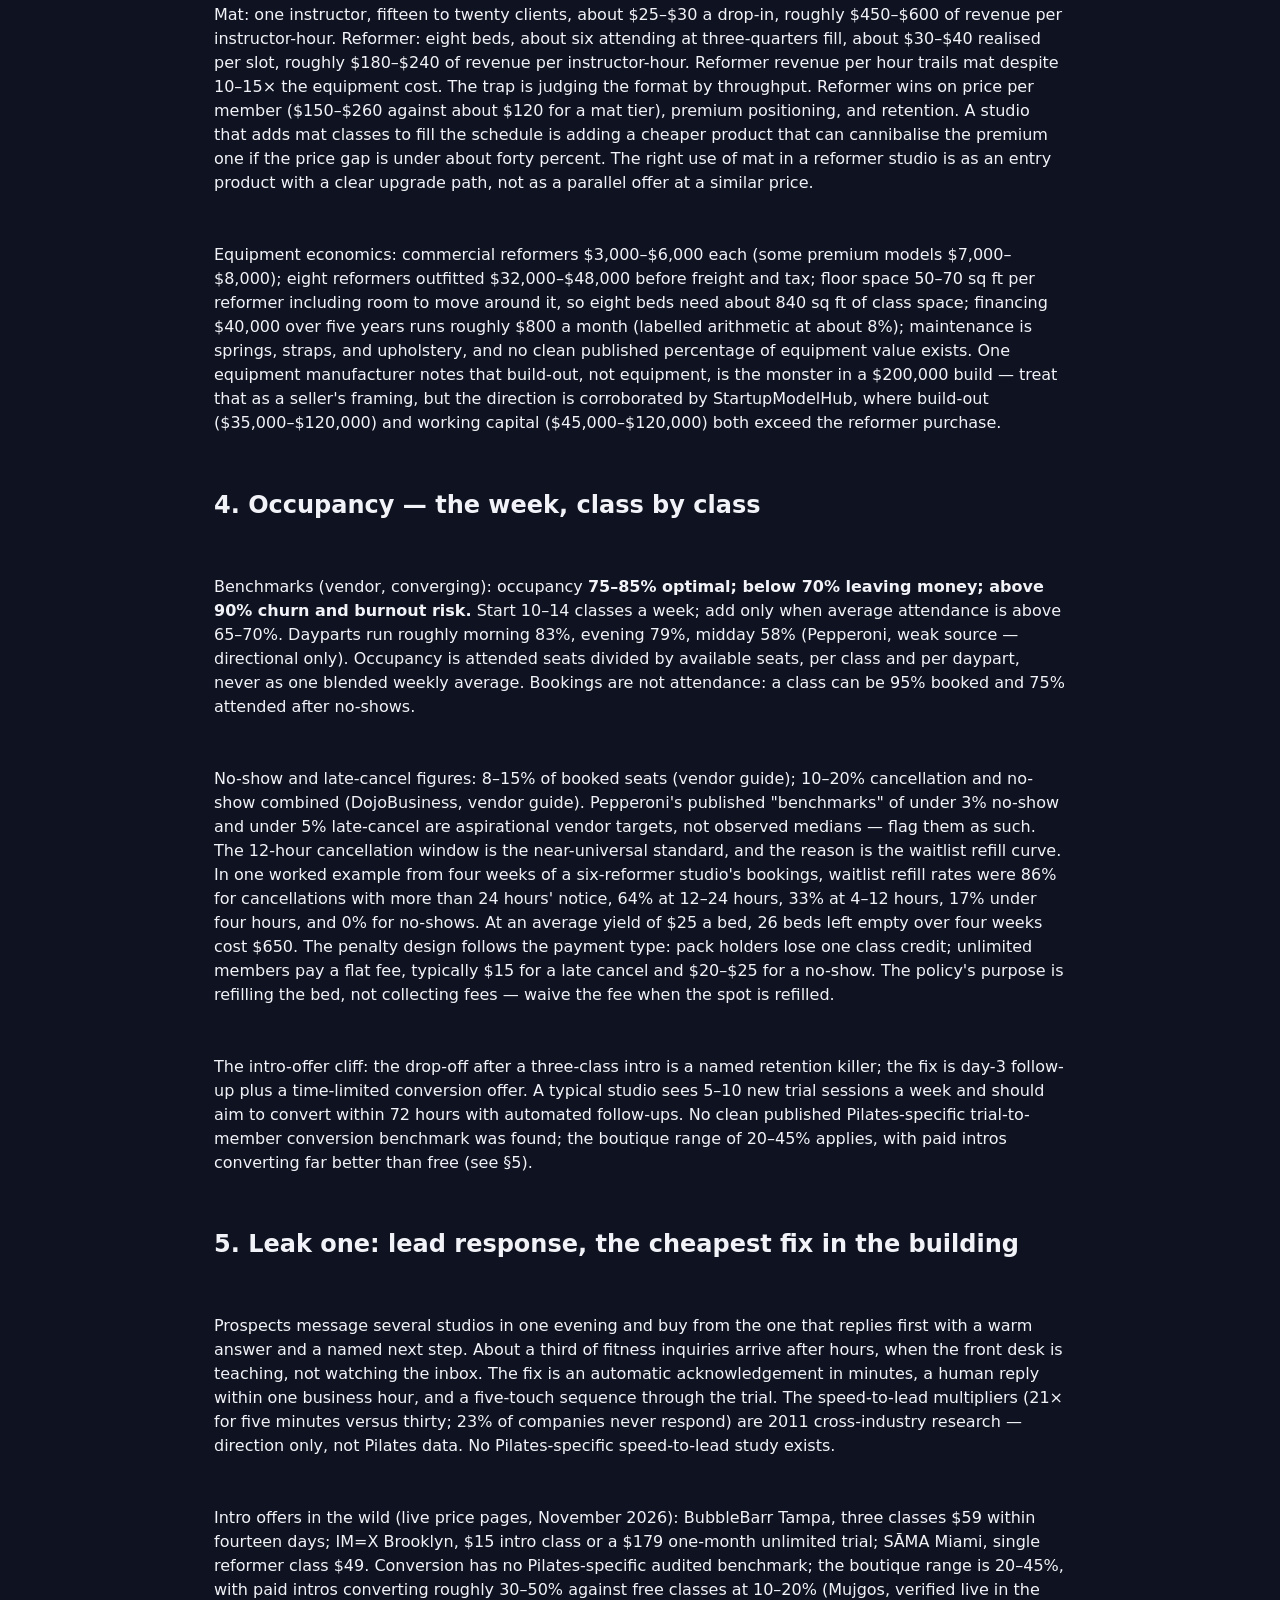
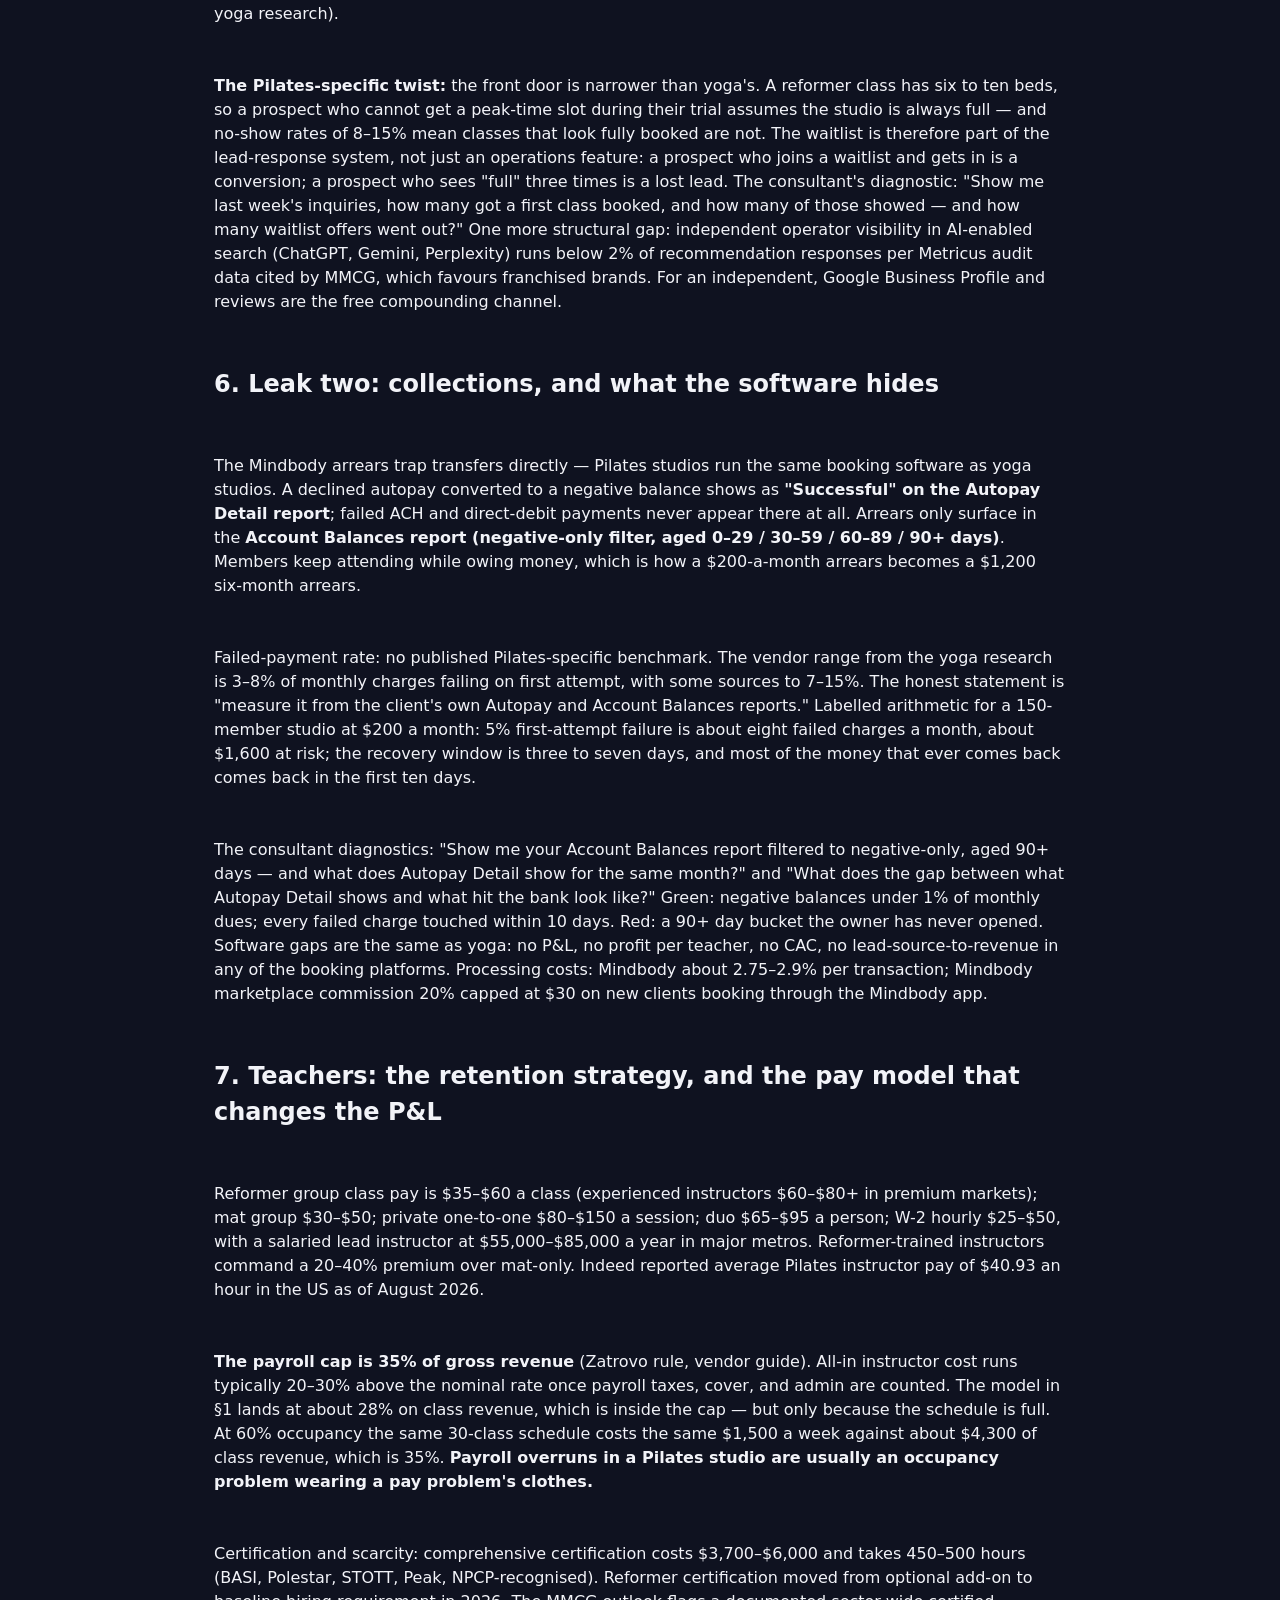
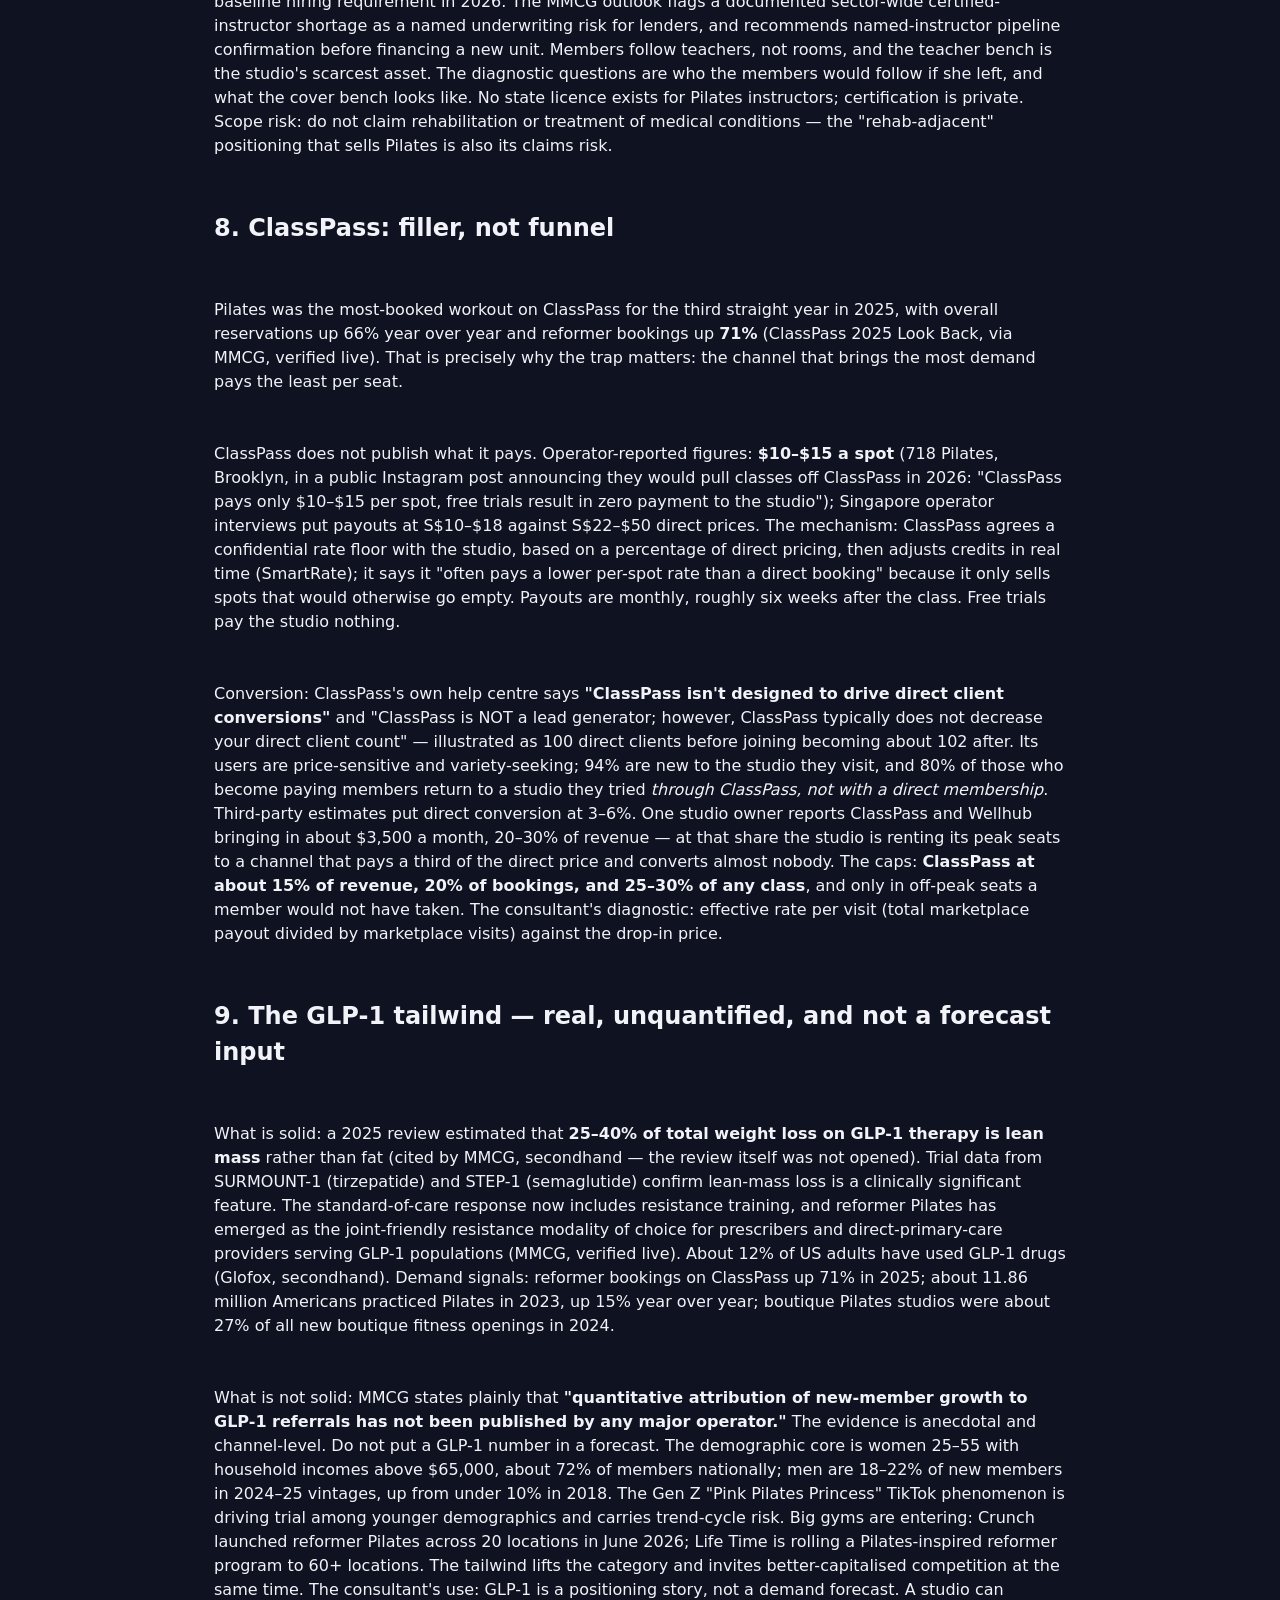
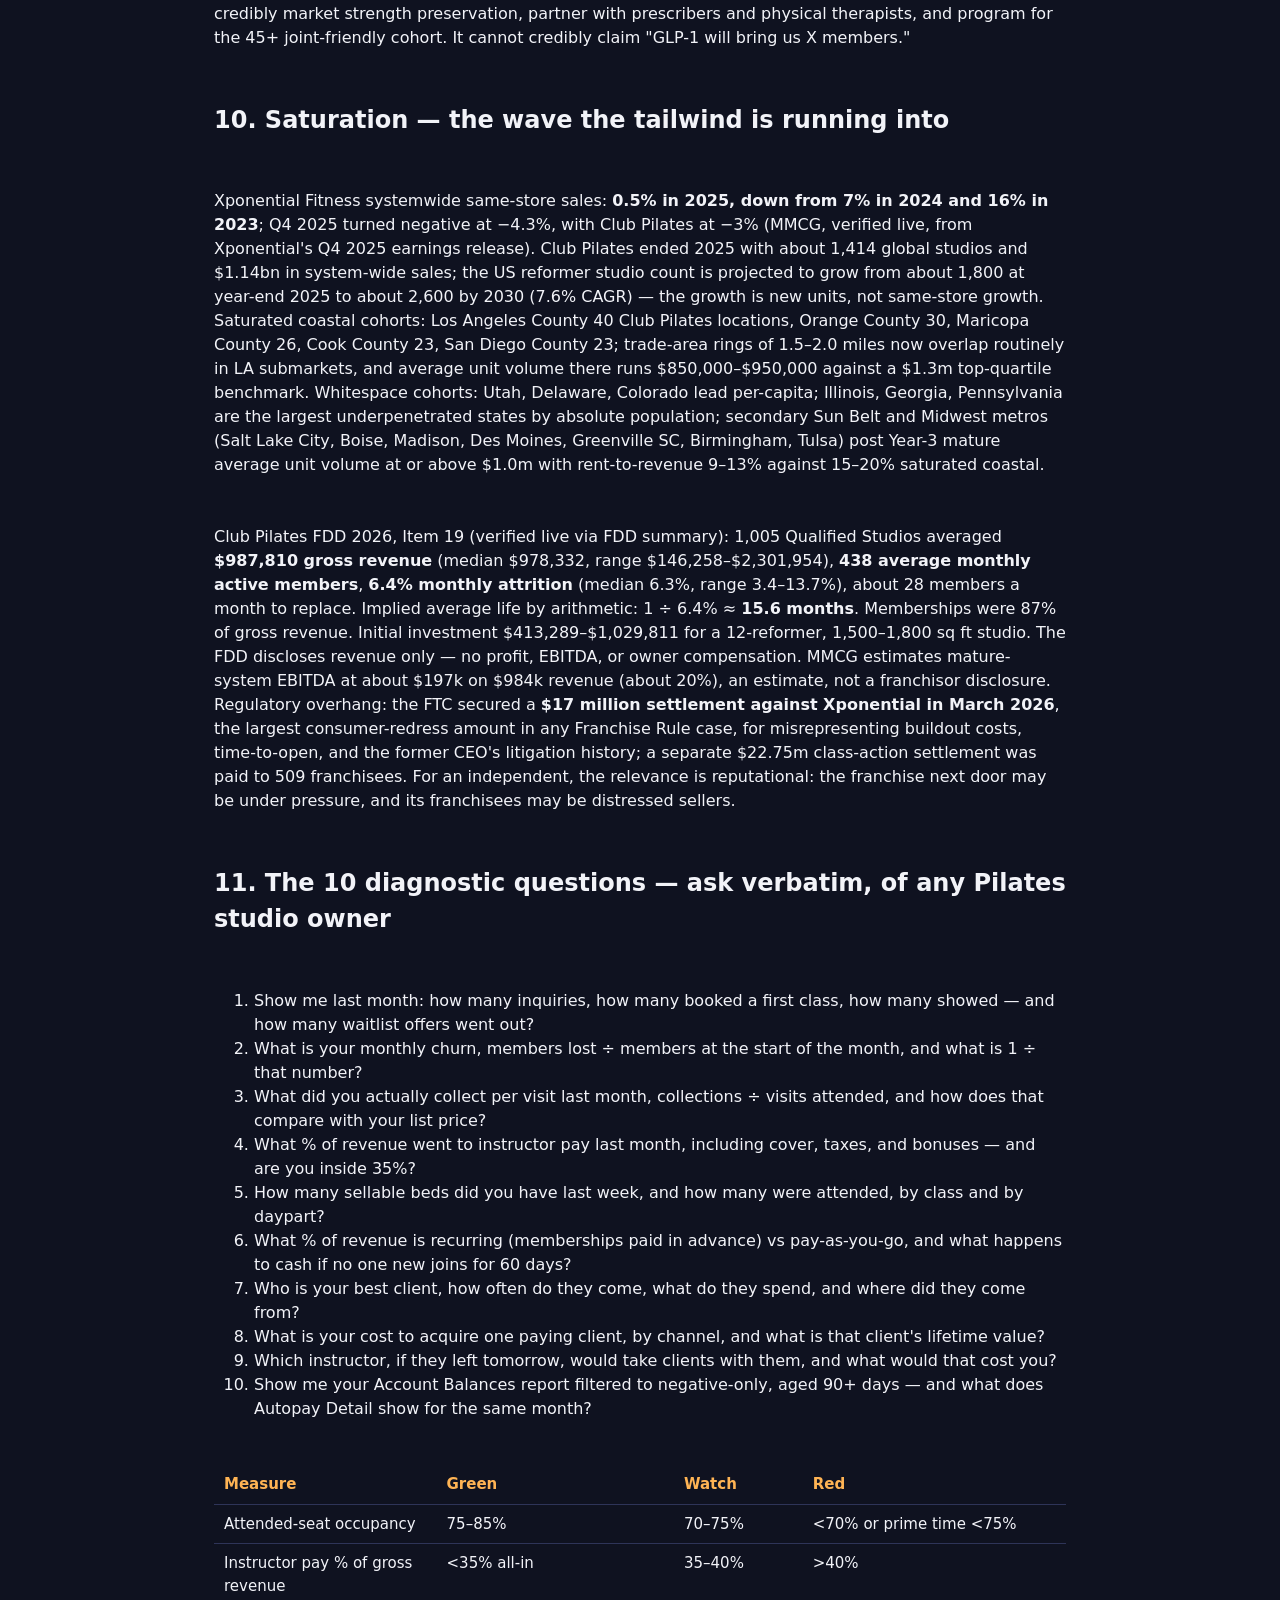
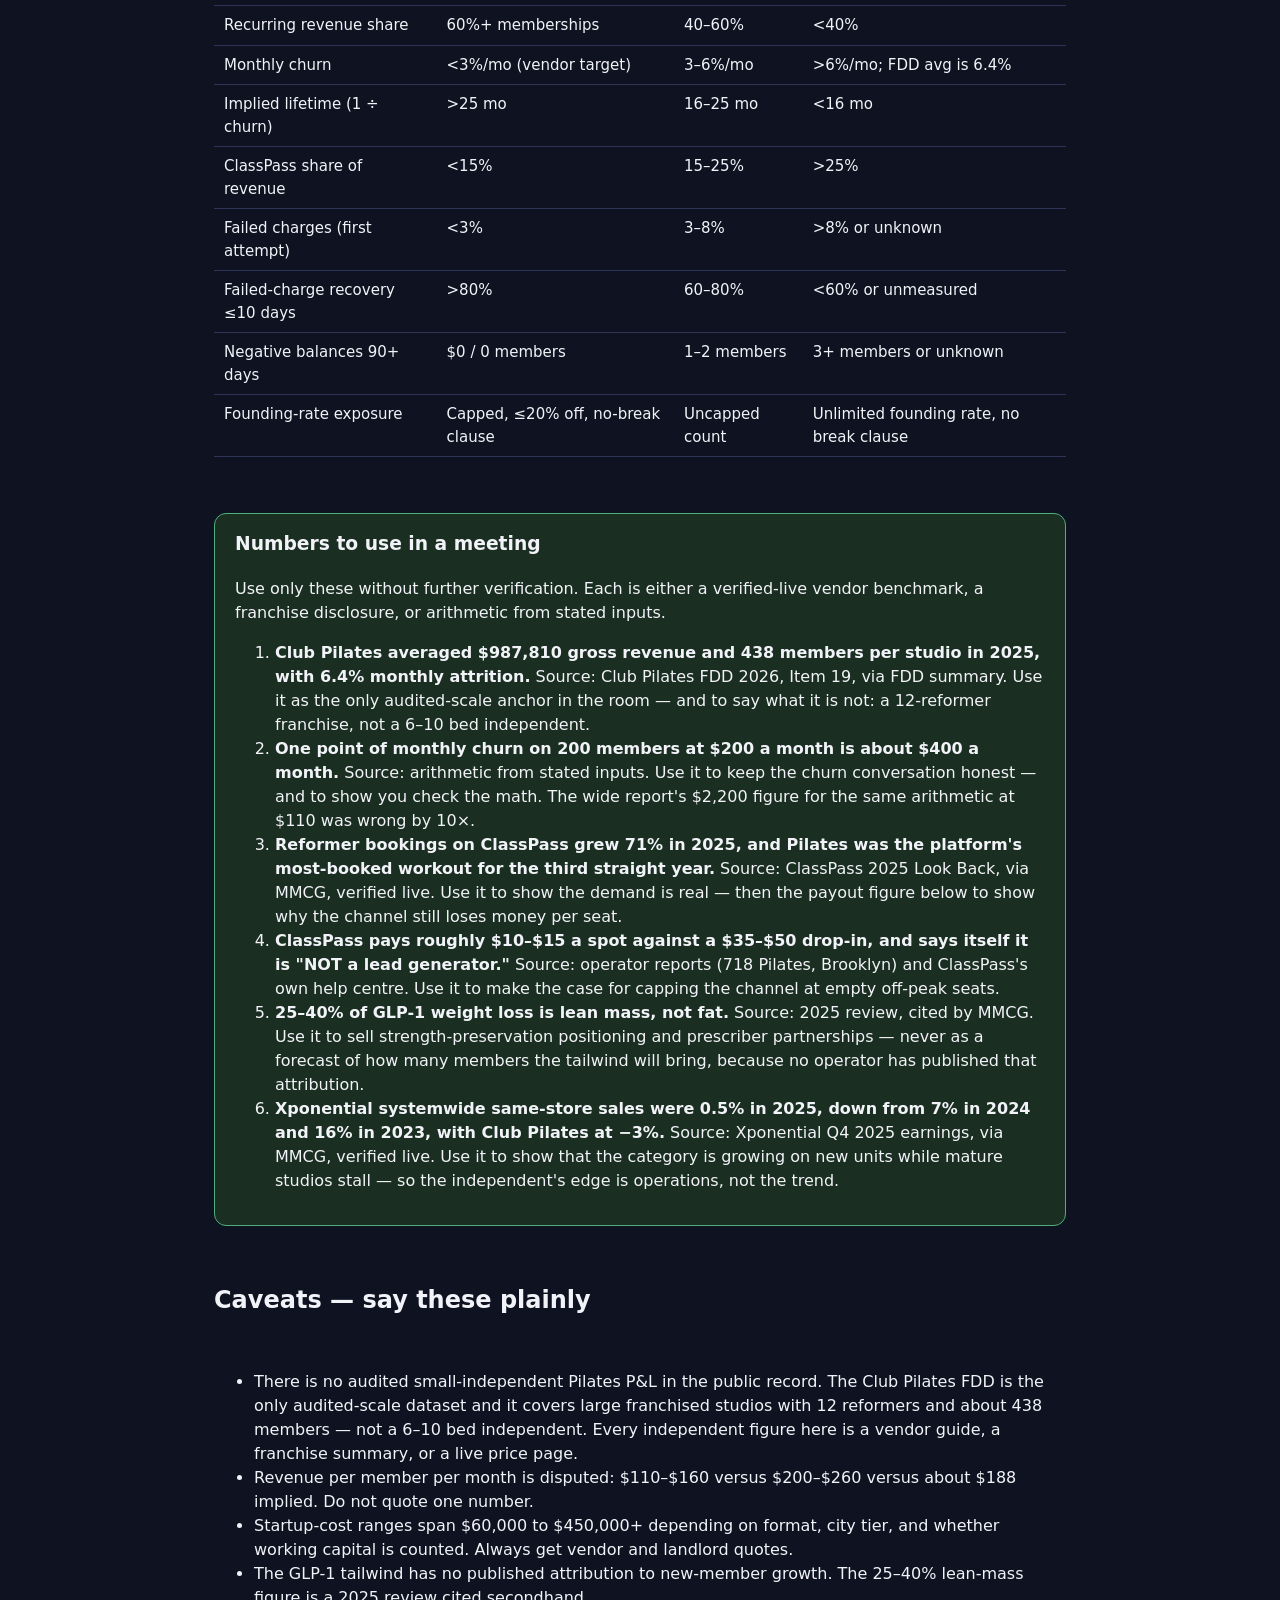
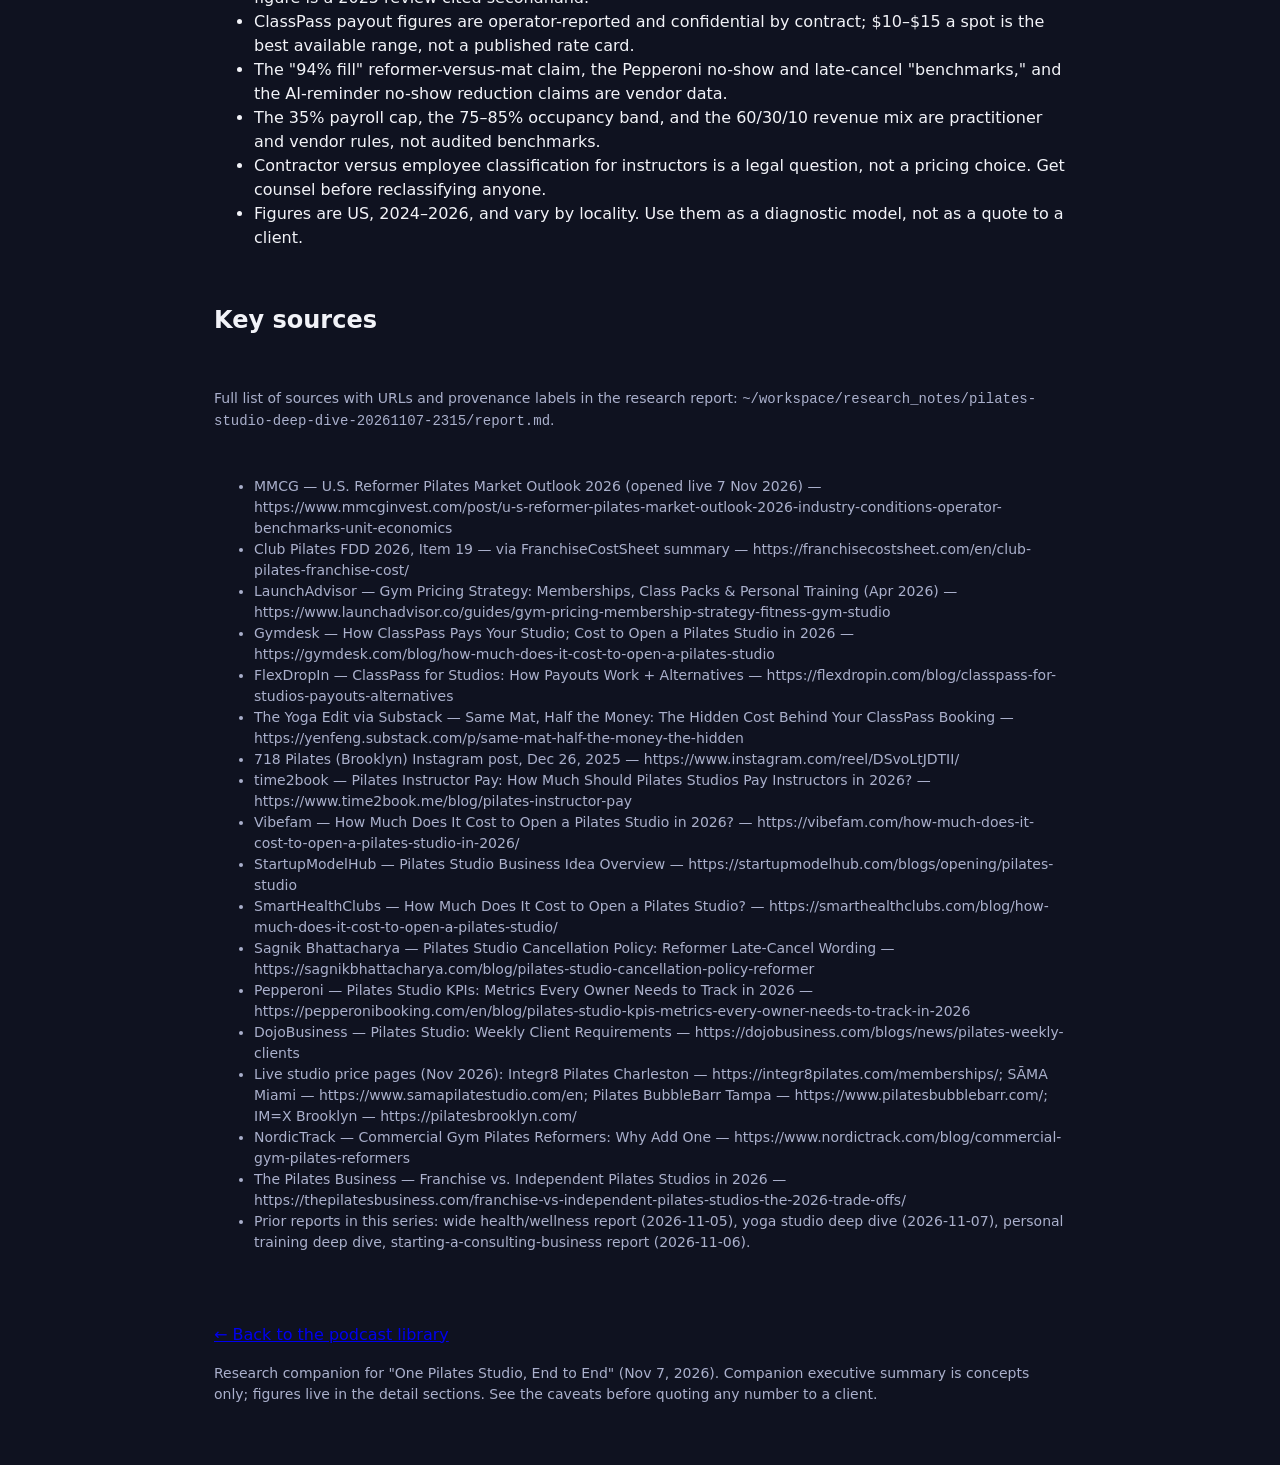
<file: research/pilates-studio.html>
<!DOCTYPE html>
<html lang="en">
<head>
<meta charset="utf-8">
<meta name="viewport" content="width=device-width, initial-scale=1">
<title>Research companion — One Pilates Studio, End to End</title>
<link rel="stylesheet" href="../styles.css">
</head>
<body>
<header class="hero narrow">
  <p class="eyebrow">Research companion · Podcast episode</p>
  <h1>One Pilates Studio, End to End</h1>
  <p class="sub">One small owner-operated reformer Pilates studio, eight beds, end to end: the bed-count revenue cap, the reformer trap, founding rates, occupancy, and the two leaks a consultant can sell — lead response at the top of the funnel and payment chasedown at the bottom. For a consultant learning these businesses well enough to serve their owners.</p>
  <p><a href="../index.html">← Back to the podcast library</a> · <a href="../episodes/pilates-studio.mp3">Listen to the episode</a></p>
  <audio controls preload="none" src="../episodes/pilates-studio.mp3"></audio>
</header>

<nav class="toc" aria-label="Contents">
  <a href="#summary">Summary</a>
  <a href="#model">Model studio</a>
  <a href="#ladder">Price ladder</a>
  <a href="#trap">Reformer trap</a>
  <a href="#occupancy">Occupancy</a>
  <a href="#lead-response">Lead response</a>
  <a href="#collections">Collections</a>
  <a href="#teachers">Teachers</a>
  <a href="#classpass">ClassPass</a>
  <a href="#glp1">GLP-1</a>
  <a href="#saturation">Saturation</a>
  <a href="#diagnostics">Diagnostics</a>
  <a href="#meeting-numbers">Meeting numbers</a>
  <a href="#caveats">Caveats</a>
  <a href="#sources">Sources</a>
</nav>

<main class="narrow">
<section class="summary">
  <h2 id="summary">Executive summary — the one-pager</h2>
  <p>Read this in a couple of minutes. It is concepts only. Every figure lives in the detail sections below.</p>
  <ul>
    <li><strong>The bed count is the business.</strong> Capacity is reformers times classes per week, a hard physical cap. Nothing grows it except another bed or another class. Growth comes from fill and price, not from more hours.</li>
    <li><strong>The reformer trap.</strong> Reformer earns less per instructor-hour than mat, despite costing far more in equipment. It wins on price per member, premium positioning, and retention — not on throughput. Judge it by revenue per member, not revenue per hour.</li>
    <li><strong>Founding rates are forever.</strong> A discount locked in for life is a permanent haircut on the studio's best customers. It can be a good trade for pre-opening cash, but only as a capped, deliberate decision with a no-break clause.</li>
    <li><strong>Leak one: leads die in silence.</strong> Prospects message several studios in one evening and buy from the one that replies first. In Pilates the waitlist is part of the lead system, because a prospect who cannot get a peak-time bed assumes the studio is always full.</li>
    <li><strong>Leak two: sold is not collected.</strong> A failed autopay converted to a negative balance shows as successful on the autopay report. Arrears only surface in a different report, and members keep attending while owing money. Most of the money that ever comes back comes back in the first ten days.</li>
    <li><strong>The instructor is the retention strategy, and the category is saturating.</strong> Members follow teachers, not rooms, and reformer-certified teachers are scarce. The GLP-1 tailwind is real but unquantified, while same-store sales at the biggest franchisor have already turned negative on the coasts. A studio that fills its beds, answers its leads, collects what it is owed, and keeps its teachers does not need the category to keep booming.</li>
  </ul>
  <p class="note">Figures are from the research report (Nov 7, 2026), with provenance and caveats below. They are US, 2024–2026 figures and vary by locality — use them as a diagnostic model, not as a quote to a client.</p>
</section>

<h2 id="model">1. The model studio: 8 beds, 30 classes, one room</h2>
<p>The model studio in this report: <strong>8 reformers, 1,200–1,800 sq ft, one room, 30 group classes a week, plus a small private and duet book.</strong> That is the size the research converges on for an independent start. A lean six-reformer studio in a second-generation space is the smallest viable version; a premium build pushes past a quarter of a million dollars.</p>
<p>Capacity is beds times classes. Eight beds times thirty classes is two hundred and forty sellable slots a week. At three quarters full that is about a hundred and eighty attended slots, and at roughly thirty dollars realised per attended slot that is about five thousand four hundred dollars a week of class revenue, roughly twenty-three thousand a month. Privates and duets add a further ten to fifteen percent in a healthy studio. Instructor pay at fifty dollars a class across thirty classes is about fifteen hundred dollars a week, roughly twenty-eight percent of that class revenue, inside the thirty-five percent payroll cap. The point of the model is not the exact total. It is that every lever in the business is visible in one line: beds, classes, fill, realised price, minus instructor pay, rent, and the equipment finance line. A consultant's first job in the room is to get the owner's real numbers for those five inputs and replace the model.</p>
<p><strong>Startup cost is a wide range, and the range itself is the finding.</strong> Gymdesk puts a typical independent at $50,000–$250,000+ all-in; SmartHealthClubs $60,000–$200,000, with a lean six-bed studio at $60,000–$100,000; StartupModelHub $155,000–$437,000 for an 8–12 reformer leased studio with adequate working capital, and $90,000–$170,000 for a lean six-reformer second-generation site. The honest planning statement: a lean independent 6–8 bed studio opens for roughly $60,000–$170,000; a premium build pushes past $250,000. The single most consistent warning across sources is that owners budget the reformers and forget the working capital. StartupModelHub puts the cash needed to fund payroll, rent, and pre-sale marketing through the membership ramp at $60,000–$100,000, and SmartHealthClubs puts break-even at 12–18 months. The FTC's March 2026 settlement with Xponential explicitly disclaimed the franchisor's prior representation of six-month breakeven.</p>

<h2 id="ladder">2. The price ladder — and the revenue-per-member number you must not quote alone</h2>
<p>Revenue per member per month is genuinely disputed. LaunchAdvisor says $110–$160; MMCG says $200–$260 at maturity; Club Pilates' franchise disclosure implies about $188 (average gross $987,810 divided by 438 members divided by 12). The MMCG and Club Pilates figures are the stronger evidence because they are franchise-disclosure based; LaunchAdvisor's lower range likely reflects smaller independents and class-format counting. <strong>Use $150–$260 as the planning range and flag the source to the client.</strong> A consultant who quotes $110 will underprice a studio; one who quotes $260 will overpromise one.</p>
<p>The ladder itself, US 2026: reformer group drop-in $25–$50 (New York $50–$75); 4-class pack $89; 8-class pack $229; 10-class pack $300–$450; 8-class monthly membership $199–$249; unlimited monthly $149–$199 (LaunchAdvisor) to $199–$359 (MMCG premium coastal); private one-to-one $80–$150 a session; duo $65–$95 a person. Live studio price pages checked in November 2026 show the same shape at the premium end: Integr8 Pilates Charleston, founding unlimited $279 against regular $329; SĀMA Miami, founding reformer $270 against $320; Pilates BubbleBarr Tampa, early-member unlimited $199 against standard $369, 8-class $169, drop-in $25, intro three classes $59; IM=X Brooklyn, one-month unlimited trial $179, 12-month unlimited $270 a month.</p>
<p>Target revenue mix for a stable reformer studio: 60% recurring memberships, 30% packs and drop-ins, 10% retail, workshops, and events (Zatrovo, vendor guide). Club Pilates' disclosure reports memberships at an average 87% of gross revenue, which is expected for a franchise that sells almost nothing but memberships.</p>
<p><strong>Founding rates are a permanent haircut, not a launch tactic.</strong> The standard pattern, verified across live price pages: 10–20% below the standard rate, locked in for life while the membership stays active, with a 2–3 month minimum. Common guardrails are a no-break clause (a card decline unresolved within five days, or any pause or cancel, permanently forfeits founding status) and a cap on the number of spots (SĀMA: 100; Soaked Studio: 30). The maths a consultant should do out loud: a hundred founding members at fifty dollars off is five thousand dollars a month, sixty thousand a year, for as long as those members stay, in exchange for pre-opening cash and a full room on day one. The safe design is to cap the count, tier the discount, and put a time limit or a no-break clause in writing.</p>

<h2 id="trap">3. The reformer trap — why the expensive machine earns less per hour</h2>
<p>Mat: one instructor, fifteen to twenty clients, about $25–$30 a drop-in, roughly $450–$600 of revenue per instructor-hour. Reformer: eight beds, about six attending at three-quarters fill, about $30–$40 realised per slot, roughly $180–$240 of revenue per instructor-hour. Reformer revenue per hour trails mat despite 10–15× the equipment cost. The trap is judging the format by throughput. Reformer wins on price per member ($150–$260 against about $120 for a mat tier), premium positioning, and retention. A studio that adds mat classes to fill the schedule is adding a cheaper product that can cannibalise the premium one if the price gap is under about forty percent. The right use of mat in a reformer studio is as an entry product with a clear upgrade path, not as a parallel offer at a similar price.</p>
<p>Equipment economics: commercial reformers $3,000–$6,000 each (some premium models $7,000–$8,000); eight reformers outfitted $32,000–$48,000 before freight and tax; floor space 50–70 sq ft per reformer including room to move around it, so eight beds need about 840 sq ft of class space; financing $40,000 over five years runs roughly $800 a month (labelled arithmetic at about 8%); maintenance is springs, straps, and upholstery, and no clean published percentage of equipment value exists. One equipment manufacturer notes that build-out, not equipment, is the monster in a $200,000 build — treat that as a seller's framing, but the direction is corroborated by StartupModelHub, where build-out ($35,000–$120,000) and working capital ($45,000–$120,000) both exceed the reformer purchase.</p>

<h2 id="occupancy">4. Occupancy — the week, class by class</h2>
<p>Benchmarks (vendor, converging): occupancy <strong>75–85% optimal; below 70% leaving money; above 90% churn and burnout risk.</strong> Start 10–14 classes a week; add only when average attendance is above 65–70%. Dayparts run roughly morning 83%, evening 79%, midday 58% (Pepperoni, weak source — directional only). Occupancy is attended seats divided by available seats, per class and per daypart, never as one blended weekly average. Bookings are not attendance: a class can be 95% booked and 75% attended after no-shows.</p>
<p>No-show and late-cancel figures: 8–15% of booked seats (vendor guide); 10–20% cancellation and no-show combined (DojoBusiness, vendor guide). Pepperoni's published "benchmarks" of under 3% no-show and under 5% late-cancel are aspirational vendor targets, not observed medians — flag them as such. The 12-hour cancellation window is the near-universal standard, and the reason is the waitlist refill curve. In one worked example from four weeks of a six-reformer studio's bookings, waitlist refill rates were 86% for cancellations with more than 24 hours' notice, 64% at 12–24 hours, 33% at 4–12 hours, 17% under four hours, and 0% for no-shows. At an average yield of $25 a bed, 26 beds left empty over four weeks cost $650. The penalty design follows the payment type: pack holders lose one class credit; unlimited members pay a flat fee, typically $15 for a late cancel and $20–$25 for a no-show. The policy's purpose is refilling the bed, not collecting fees — waive the fee when the spot is refilled.</p>
<p>The intro-offer cliff: the drop-off after a three-class intro is a named retention killer; the fix is day-3 follow-up plus a time-limited conversion offer. A typical studio sees 5–10 new trial sessions a week and should aim to convert within 72 hours with automated follow-ups. No clean published Pilates-specific trial-to-member conversion benchmark was found; the boutique range of 20–45% applies, with paid intros converting far better than free (see §5).</p>

<h2 id="lead-response">5. Leak one: lead response, the cheapest fix in the building</h2>
<p>Prospects message several studios in one evening and buy from the one that replies first with a warm answer and a named next step. About a third of fitness inquiries arrive after hours, when the front desk is teaching, not watching the inbox. The fix is an automatic acknowledgement in minutes, a human reply within one business hour, and a five-touch sequence through the trial. The speed-to-lead multipliers (21× for five minutes versus thirty; 23% of companies never respond) are 2011 cross-industry research — direction only, not Pilates data. No Pilates-specific speed-to-lead study exists.</p>
<p>Intro offers in the wild (live price pages, November 2026): BubbleBarr Tampa, three classes $59 within fourteen days; IM=X Brooklyn, $15 intro class or a $179 one-month unlimited trial; SĀMA Miami, single reformer class $49. Conversion has no Pilates-specific audited benchmark; the boutique range is 20–45%, with paid intros converting roughly 30–50% against free classes at 10–20% (Mujgos, verified live in the yoga research).</p>
<p><strong>The Pilates-specific twist:</strong> the front door is narrower than yoga's. A reformer class has six to ten beds, so a prospect who cannot get a peak-time slot during their trial assumes the studio is always full — and no-show rates of 8–15% mean classes that look fully booked are not. The waitlist is therefore part of the lead-response system, not just an operations feature: a prospect who joins a waitlist and gets in is a conversion; a prospect who sees "full" three times is a lost lead. The consultant's diagnostic: "Show me last week's inquiries, how many got a first class booked, and how many of those showed — and how many waitlist offers went out?" One more structural gap: independent operator visibility in AI-enabled search (ChatGPT, Gemini, Perplexity) runs below 2% of recommendation responses per Metricus audit data cited by MMCG, which favours franchised brands. For an independent, Google Business Profile and reviews are the free compounding channel.</p>

<h2 id="collections">6. Leak two: collections, and what the software hides</h2>
<p>The Mindbody arrears trap transfers directly — Pilates studios run the same booking software as yoga studios. A declined autopay converted to a negative balance shows as <strong>"Successful" on the Autopay Detail report</strong>; failed ACH and direct-debit payments never appear there at all. Arrears only surface in the <strong>Account Balances report (negative-only filter, aged 0–29 / 30–59 / 60–89 / 90+ days)</strong>. Members keep attending while owing money, which is how a $200-a-month arrears becomes a $1,200 six-month arrears.</p>
<p>Failed-payment rate: no published Pilates-specific benchmark. The vendor range from the yoga research is 3–8% of monthly charges failing on first attempt, with some sources to 7–15%. The honest statement is "measure it from the client's own Autopay and Account Balances reports." Labelled arithmetic for a 150-member studio at $200 a month: 5% first-attempt failure is about eight failed charges a month, about $1,600 at risk; the recovery window is three to seven days, and most of the money that ever comes back comes back in the first ten days.</p>
<p>The consultant diagnostics: "Show me your Account Balances report filtered to negative-only, aged 90+ days — and what does Autopay Detail show for the same month?" and "What does the gap between what Autopay Detail shows and what hit the bank look like?" Green: negative balances under 1% of monthly dues; every failed charge touched within 10 days. Red: a 90+ day bucket the owner has never opened. Software gaps are the same as yoga: no P&amp;L, no profit per teacher, no CAC, no lead-source-to-revenue in any of the booking platforms. Processing costs: Mindbody about 2.75–2.9% per transaction; Mindbody marketplace commission 20% capped at $30 on new clients booking through the Mindbody app.</p>

<h2 id="teachers">7. Teachers: the retention strategy, and the pay model that changes the P&amp;L</h2>
<p>Reformer group class pay is $35–$60 a class (experienced instructors $60–$80+ in premium markets); mat group $30–$50; private one-to-one $80–$150 a session; duo $65–$95 a person; W-2 hourly $25–$50, with a salaried lead instructor at $55,000–$85,000 a year in major metros. Reformer-trained instructors command a 20–40% premium over mat-only. Indeed reported average Pilates instructor pay of $40.93 an hour in the US as of August 2026.</p>
<p><strong>The payroll cap is 35% of gross revenue</strong> (Zatrovo rule, vendor guide). All-in instructor cost runs typically 20–30% above the nominal rate once payroll taxes, cover, and admin are counted. The model in §1 lands at about 28% on class revenue, which is inside the cap — but only because the schedule is full. At 60% occupancy the same 30-class schedule costs the same $1,500 a week against about $4,300 of class revenue, which is 35%. <strong>Payroll overruns in a Pilates studio are usually an occupancy problem wearing a pay problem's clothes.</strong></p>
<p>Certification and scarcity: comprehensive certification costs $3,700–$6,000 and takes 450–500 hours (BASI, Polestar, STOTT, Peak, NPCP-recognised). Reformer certification moved from optional add-on to baseline hiring requirement in 2026. The MMCG outlook flags a documented sector-wide certified-instructor shortage as a named underwriting risk for lenders, and recommends named-instructor pipeline confirmation before financing a new unit. Members follow teachers, not rooms, and the teacher bench is the studio's scarcest asset. The diagnostic questions are who the members would follow if she left, and what the cover bench looks like. No state licence exists for Pilates instructors; certification is private. Scope risk: do not claim rehabilitation or treatment of medical conditions — the "rehab-adjacent" positioning that sells Pilates is also its claims risk.</p>

<h2 id="classpass">8. ClassPass: filler, not funnel</h2>
<p>Pilates was the most-booked workout on ClassPass for the third straight year in 2025, with overall reservations up 66% year over year and reformer bookings up <strong>71%</strong> (ClassPass 2025 Look Back, via MMCG, verified live). That is precisely why the trap matters: the channel that brings the most demand pays the least per seat.</p>
<p>ClassPass does not publish what it pays. Operator-reported figures: <strong>$10–$15 a spot</strong> (718 Pilates, Brooklyn, in a public Instagram post announcing they would pull classes off ClassPass in 2026: "ClassPass pays only $10–$15 per spot, free trials result in zero payment to the studio"); Singapore operator interviews put payouts at S$10–$18 against S$22–$50 direct prices. The mechanism: ClassPass agrees a confidential rate floor with the studio, based on a percentage of direct pricing, then adjusts credits in real time (SmartRate); it says it "often pays a lower per-spot rate than a direct booking" because it only sells spots that would otherwise go empty. Payouts are monthly, roughly six weeks after the class. Free trials pay the studio nothing.</p>
<p>Conversion: ClassPass's own help centre says <strong>"ClassPass isn't designed to drive direct client conversions"</strong> and "ClassPass is NOT a lead generator; however, ClassPass typically does not decrease your direct client count" — illustrated as 100 direct clients before joining becoming about 102 after. Its users are price-sensitive and variety-seeking; 94% are new to the studio they visit, and 80% of those who become paying members return to a studio they tried <em>through ClassPass, not with a direct membership</em>. Third-party estimates put direct conversion at 3–6%. One studio owner reports ClassPass and Wellhub bringing in about $3,500 a month, 20–30% of revenue — at that share the studio is renting its peak seats to a channel that pays a third of the direct price and converts almost nobody. The caps: <strong>ClassPass at about 15% of revenue, 20% of bookings, and 25–30% of any class</strong>, and only in off-peak seats a member would not have taken. The consultant's diagnostic: effective rate per visit (total marketplace payout divided by marketplace visits) against the drop-in price.</p>

<h2 id="glp1">9. The GLP-1 tailwind — real, unquantified, and not a forecast input</h2>
<p>What is solid: a 2025 review estimated that <strong>25–40% of total weight loss on GLP-1 therapy is lean mass</strong> rather than fat (cited by MMCG, secondhand — the review itself was not opened). Trial data from SURMOUNT-1 (tirzepatide) and STEP-1 (semaglutide) confirm lean-mass loss is a clinically significant feature. The standard-of-care response now includes resistance training, and reformer Pilates has emerged as the joint-friendly resistance modality of choice for prescribers and direct-primary-care providers serving GLP-1 populations (MMCG, verified live). About 12% of US adults have used GLP-1 drugs (Glofox, secondhand). Demand signals: reformer bookings on ClassPass up 71% in 2025; about 11.86 million Americans practiced Pilates in 2023, up 15% year over year; boutique Pilates studios were about 27% of all new boutique fitness openings in 2024.</p>
<p>What is not solid: MMCG states plainly that <strong>"quantitative attribution of new-member growth to GLP-1 referrals has not been published by any major operator."</strong> The evidence is anecdotal and channel-level. Do not put a GLP-1 number in a forecast. The demographic core is women 25–55 with household incomes above $65,000, about 72% of members nationally; men are 18–22% of new members in 2024–25 vintages, up from under 10% in 2018. The Gen Z "Pink Pilates Princess" TikTok phenomenon is driving trial among younger demographics and carries trend-cycle risk. Big gyms are entering: Crunch launched reformer Pilates across 20 locations in June 2026; Life Time is rolling a Pilates-inspired reformer program to 60+ locations. The tailwind lifts the category and invites better-capitalised competition at the same time. The consultant's use: GLP-1 is a positioning story, not a demand forecast. A studio can credibly market strength preservation, partner with prescribers and physical therapists, and program for the 45+ joint-friendly cohort. It cannot credibly claim "GLP-1 will bring us X members."</p>

<h2 id="saturation">10. Saturation — the wave the tailwind is running into</h2>
<p>Xponential Fitness systemwide same-store sales: <strong>0.5% in 2025, down from 7% in 2024 and 16% in 2023</strong>; Q4 2025 turned negative at −4.3%, with Club Pilates at −3% (MMCG, verified live, from Xponential's Q4 2025 earnings release). Club Pilates ended 2025 with about 1,414 global studios and $1.14bn in system-wide sales; the US reformer studio count is projected to grow from about 1,800 at year-end 2025 to about 2,600 by 2030 (7.6% CAGR) — the growth is new units, not same-store growth. Saturated coastal cohorts: Los Angeles County 40 Club Pilates locations, Orange County 30, Maricopa County 26, Cook County 23, San Diego County 23; trade-area rings of 1.5–2.0 miles now overlap routinely in LA submarkets, and average unit volume there runs $850,000–$950,000 against a $1.3m top-quartile benchmark. Whitespace cohorts: Utah, Delaware, Colorado lead per-capita; Illinois, Georgia, Pennsylvania are the largest underpenetrated states by absolute population; secondary Sun Belt and Midwest metros (Salt Lake City, Boise, Madison, Des Moines, Greenville SC, Birmingham, Tulsa) post Year-3 mature average unit volume at or above $1.0m with rent-to-revenue 9–13% against 15–20% saturated coastal.</p>
<p>Club Pilates FDD 2026, Item 19 (verified live via FDD summary): 1,005 Qualified Studios averaged <strong>$987,810 gross revenue</strong> (median $978,332, range $146,258–$2,301,954), <strong>438 average monthly active members</strong>, <strong>6.4% monthly attrition</strong> (median 6.3%, range 3.4–13.7%), about 28 members a month to replace. Implied average life by arithmetic: 1 ÷ 6.4% ≈ <strong>15.6 months</strong>. Memberships were 87% of gross revenue. Initial investment $413,289–$1,029,811 for a 12-reformer, 1,500–1,800 sq ft studio. The FDD discloses revenue only — no profit, EBITDA, or owner compensation. MMCG estimates mature-system EBITDA at about $197k on $984k revenue (about 20%), an estimate, not a franchisor disclosure. Regulatory overhang: the FTC secured a <strong>$17 million settlement against Xponential in March 2026</strong>, the largest consumer-redress amount in any Franchise Rule case, for misrepresenting buildout costs, time-to-open, and the former CEO's litigation history; a separate $22.75m class-action settlement was paid to 509 franchisees. For an independent, the relevance is reputational: the franchise next door may be under pressure, and its franchisees may be distressed sellers.</p>

<h2 id="diagnostics">11. The 10 diagnostic questions — ask verbatim, of any Pilates studio owner</h2>
<ol>
<li>Show me last month: how many inquiries, how many booked a first class, how many showed — and how many waitlist offers went out?</li>
<li>What is your monthly churn, members lost ÷ members at the start of the month, and what is 1 ÷ that number?</li>
<li>What did you actually collect per visit last month, collections ÷ visits attended, and how does that compare with your list price?</li>
<li>What % of revenue went to instructor pay last month, including cover, taxes, and bonuses — and are you inside 35%?</li>
<li>How many sellable beds did you have last week, and how many were attended, by class and by daypart?</li>
<li>What % of revenue is recurring (memberships paid in advance) vs pay-as-you-go, and what happens to cash if no one new joins for 60 days?</li>
<li>Who is your best client, how often do they come, what do they spend, and where did they come from?</li>
<li>What is your cost to acquire one paying client, by channel, and what is that client's lifetime value?</li>
<li>Which instructor, if they left tomorrow, would take clients with them, and what would that cost you?</li>
<li>Show me your Account Balances report filtered to negative-only, aged 90+ days — and what does Autopay Detail show for the same month?</li>
</ol>

<table>
<tr><th>Measure</th><th>Green</th><th>Watch</th><th>Red</th></tr>
<tr><td>Attended-seat occupancy</td><td>75–85%</td><td>70–75%</td><td>&lt;70% or prime time &lt;75%</td></tr>
<tr><td>Instructor pay % of gross revenue</td><td>&lt;35% all-in</td><td>35–40%</td><td>&gt;40%</td></tr>
<tr><td>Recurring revenue share</td><td>60%+ memberships</td><td>40–60%</td><td>&lt;40%</td></tr>
<tr><td>Monthly churn</td><td>&lt;3%/mo (vendor target)</td><td>3–6%/mo</td><td>&gt;6%/mo; FDD avg is 6.4%</td></tr>
<tr><td>Implied lifetime (1 ÷ churn)</td><td>&gt;25 mo</td><td>16–25 mo</td><td>&lt;16 mo</td></tr>
<tr><td>ClassPass share of revenue</td><td>&lt;15%</td><td>15–25%</td><td>&gt;25%</td></tr>
<tr><td>Failed charges (first attempt)</td><td>&lt;3%</td><td>3–8%</td><td>&gt;8% or unknown</td></tr>
<tr><td>Failed-charge recovery ≤10 days</td><td>&gt;80%</td><td>60–80%</td><td>&lt;60% or unmeasured</td></tr>
<tr><td>Negative balances 90+ days</td><td>$0 / 0 members</td><td>1–2 members</td><td>3+ members or unknown</td></tr>
<tr><td>Founding-rate exposure</td><td>Capped, ≤20% off, no-break clause</td><td>Uncapped count</td><td>Unlimited founding rate, no break clause</td></tr>
</table>

<div class="callout">
<h3 id="meeting-numbers">Numbers to use in a meeting</h3>
<p>Use only these without further verification. Each is either a verified-live vendor benchmark, a franchise disclosure, or arithmetic from stated inputs.</p>
<ol>
<li><strong>Club Pilates averaged $987,810 gross revenue and 438 members per studio in 2025, with 6.4% monthly attrition.</strong> Source: Club Pilates FDD 2026, Item 19, via FDD summary. Use it as the only audited-scale anchor in the room — and to say what it is not: a 12-reformer franchise, not a 6–10 bed independent.</li>
<li><strong>One point of monthly churn on 200 members at $200 a month is about $400 a month.</strong> Source: arithmetic from stated inputs. Use it to keep the churn conversation honest — and to show you check the math. The wide report's $2,200 figure for the same arithmetic at $110 was wrong by 10×.</li>
<li><strong>Reformer bookings on ClassPass grew 71% in 2025, and Pilates was the platform's most-booked workout for the third straight year.</strong> Source: ClassPass 2025 Look Back, via MMCG, verified live. Use it to show the demand is real — then the payout figure below to show why the channel still loses money per seat.</li>
<li><strong>ClassPass pays roughly $10–$15 a spot against a $35–$50 drop-in, and says itself it is "NOT a lead generator."</strong> Source: operator reports (718 Pilates, Brooklyn) and ClassPass's own help centre. Use it to make the case for capping the channel at empty off-peak seats.</li>
<li><strong>25–40% of GLP-1 weight loss is lean mass, not fat.</strong> Source: 2025 review, cited by MMCG. Use it to sell strength-preservation positioning and prescriber partnerships — never as a forecast of how many members the tailwind will bring, because no operator has published that attribution.</li>
<li><strong>Xponential systemwide same-store sales were 0.5% in 2025, down from 7% in 2024 and 16% in 2023, with Club Pilates at −3%.</strong> Source: Xponential Q4 2025 earnings, via MMCG, verified live. Use it to show that the category is growing on new units while mature studios stall — so the independent's edge is operations, not the trend.</li>
</ol>
</div>

<h2 id="caveats">Caveats — say these plainly</h2>
<ul>
<li>There is no audited small-independent Pilates P&amp;L in the public record. The Club Pilates FDD is the only audited-scale dataset and it covers large franchised studios with 12 reformers and about 438 members — not a 6–10 bed independent. Every independent figure here is a vendor guide, a franchise summary, or a live price page.</li>
<li>Revenue per member per month is disputed: $110–$160 versus $200–$260 versus about $188 implied. Do not quote one number.</li>
<li>Startup-cost ranges span $60,000 to $450,000+ depending on format, city tier, and whether working capital is counted. Always get vendor and landlord quotes.</li>
<li>The GLP-1 tailwind has no published attribution to new-member growth. The 25–40% lean-mass figure is a 2025 review cited secondhand.</li>
<li>ClassPass payout figures are operator-reported and confidential by contract; $10–$15 a spot is the best available range, not a published rate card.</li>
<li>The "94% fill" reformer-versus-mat claim, the Pepperoni no-show and late-cancel "benchmarks," and the AI-reminder no-show reduction claims are vendor data.</li>
<li>The 35% payroll cap, the 75–85% occupancy band, and the 60/30/10 revenue mix are practitioner and vendor rules, not audited benchmarks.</li>
<li>Contractor versus employee classification for instructors is a legal question, not a pricing choice. Get counsel before reclassifying anyone.</li>
<li>Figures are US, 2024–2026, and vary by locality. Use them as a diagnostic model, not as a quote to a client.</li>
</ul>

<h2 id="sources">Key sources</h2>
<p class="sources">Full list of sources with URLs and provenance labels in the research report: <code>~/workspace/research_notes/pilates-studio-deep-dive-20261107-2315/report.md</code>.</p>
<ul class="sources">
<li>MMCG — U.S. Reformer Pilates Market Outlook 2026 (opened live 7 Nov 2026) — https://www.mmcginvest.com/post/u-s-reformer-pilates-market-outlook-2026-industry-conditions-operator-benchmarks-unit-economics</li>
<li>Club Pilates FDD 2026, Item 19 — via FranchiseCostSheet summary — https://franchisecostsheet.com/en/club-pilates-franchise-cost/</li>
<li>LaunchAdvisor — Gym Pricing Strategy: Memberships, Class Packs &amp; Personal Training (Apr 2026) — https://www.launchadvisor.co/guides/gym-pricing-membership-strategy-fitness-gym-studio</li>
<li>Gymdesk — How ClassPass Pays Your Studio; Cost to Open a Pilates Studio in 2026 — https://gymdesk.com/blog/how-much-does-it-cost-to-open-a-pilates-studio</li>
<li>FlexDropIn — ClassPass for Studios: How Payouts Work + Alternatives — https://flexdropin.com/blog/classpass-for-studios-payouts-alternatives</li>
<li>The Yoga Edit via Substack — Same Mat, Half the Money: The Hidden Cost Behind Your ClassPass Booking — https://yenfeng.substack.com/p/same-mat-half-the-money-the-hidden</li>
<li>718 Pilates (Brooklyn) Instagram post, Dec 26, 2025 — https://www.instagram.com/reel/DSvoLtJDTII/</li>
<li>time2book — Pilates Instructor Pay: How Much Should Pilates Studios Pay Instructors in 2026? — https://www.time2book.me/blog/pilates-instructor-pay</li>
<li>Vibefam — How Much Does It Cost to Open a Pilates Studio in 2026? — https://vibefam.com/how-much-does-it-cost-to-open-a-pilates-studio-in-2026/</li>
<li>StartupModelHub — Pilates Studio Business Idea Overview — https://startupmodelhub.com/blogs/opening/pilates-studio</li>
<li>SmartHealthClubs — How Much Does It Cost to Open a Pilates Studio? — https://smarthealthclubs.com/blog/how-much-does-it-cost-to-open-a-pilates-studio/</li>
<li>Sagnik Bhattacharya — Pilates Studio Cancellation Policy: Reformer Late-Cancel Wording — https://sagnikbhattacharya.com/blog/pilates-studio-cancellation-policy-reformer</li>
<li>Pepperoni — Pilates Studio KPIs: Metrics Every Owner Needs to Track in 2026 — https://pepperonibooking.com/en/blog/pilates-studio-kpis-metrics-every-owner-needs-to-track-in-2026</li>
<li>DojoBusiness — Pilates Studio: Weekly Client Requirements — https://dojobusiness.com/blogs/news/pilates-weekly-clients</li>
<li>Live studio price pages (Nov 2026): Integr8 Pilates Charleston — https://integr8pilates.com/memberships/; SĀMA Miami — https://www.samapilatestudio.com/en; Pilates BubbleBarr Tampa — https://www.pilatesbubblebarr.com/; IM=X Brooklyn — https://pilatesbrooklyn.com/</li>
<li>NordicTrack — Commercial Gym Pilates Reformers: Why Add One — https://www.nordictrack.com/blog/commercial-gym-pilates-reformers</li>
<li>The Pilates Business — Franchise vs. Independent Pilates Studios in 2026 — https://thepilatesbusiness.com/franchise-vs-independent-pilates-studios-the-2026-trade-offs/</li>
<li>Prior reports in this series: wide health/wellness report (2026-11-05), yoga studio deep dive (2026-11-07), personal training deep dive, starting-a-consulting-business report (2026-11-06).</li>
</ul>
</main>

<footer>
<p><a href="../index.html">← Back to the podcast library</a></p>
<p class="note">Research companion for "One Pilates Studio, End to End" (Nov 7, 2026). Companion executive summary is concepts only; figures live in the detail sections. See the caveats before quoting any number to a client.</p>
</footer>
</body>
</html>
</file>
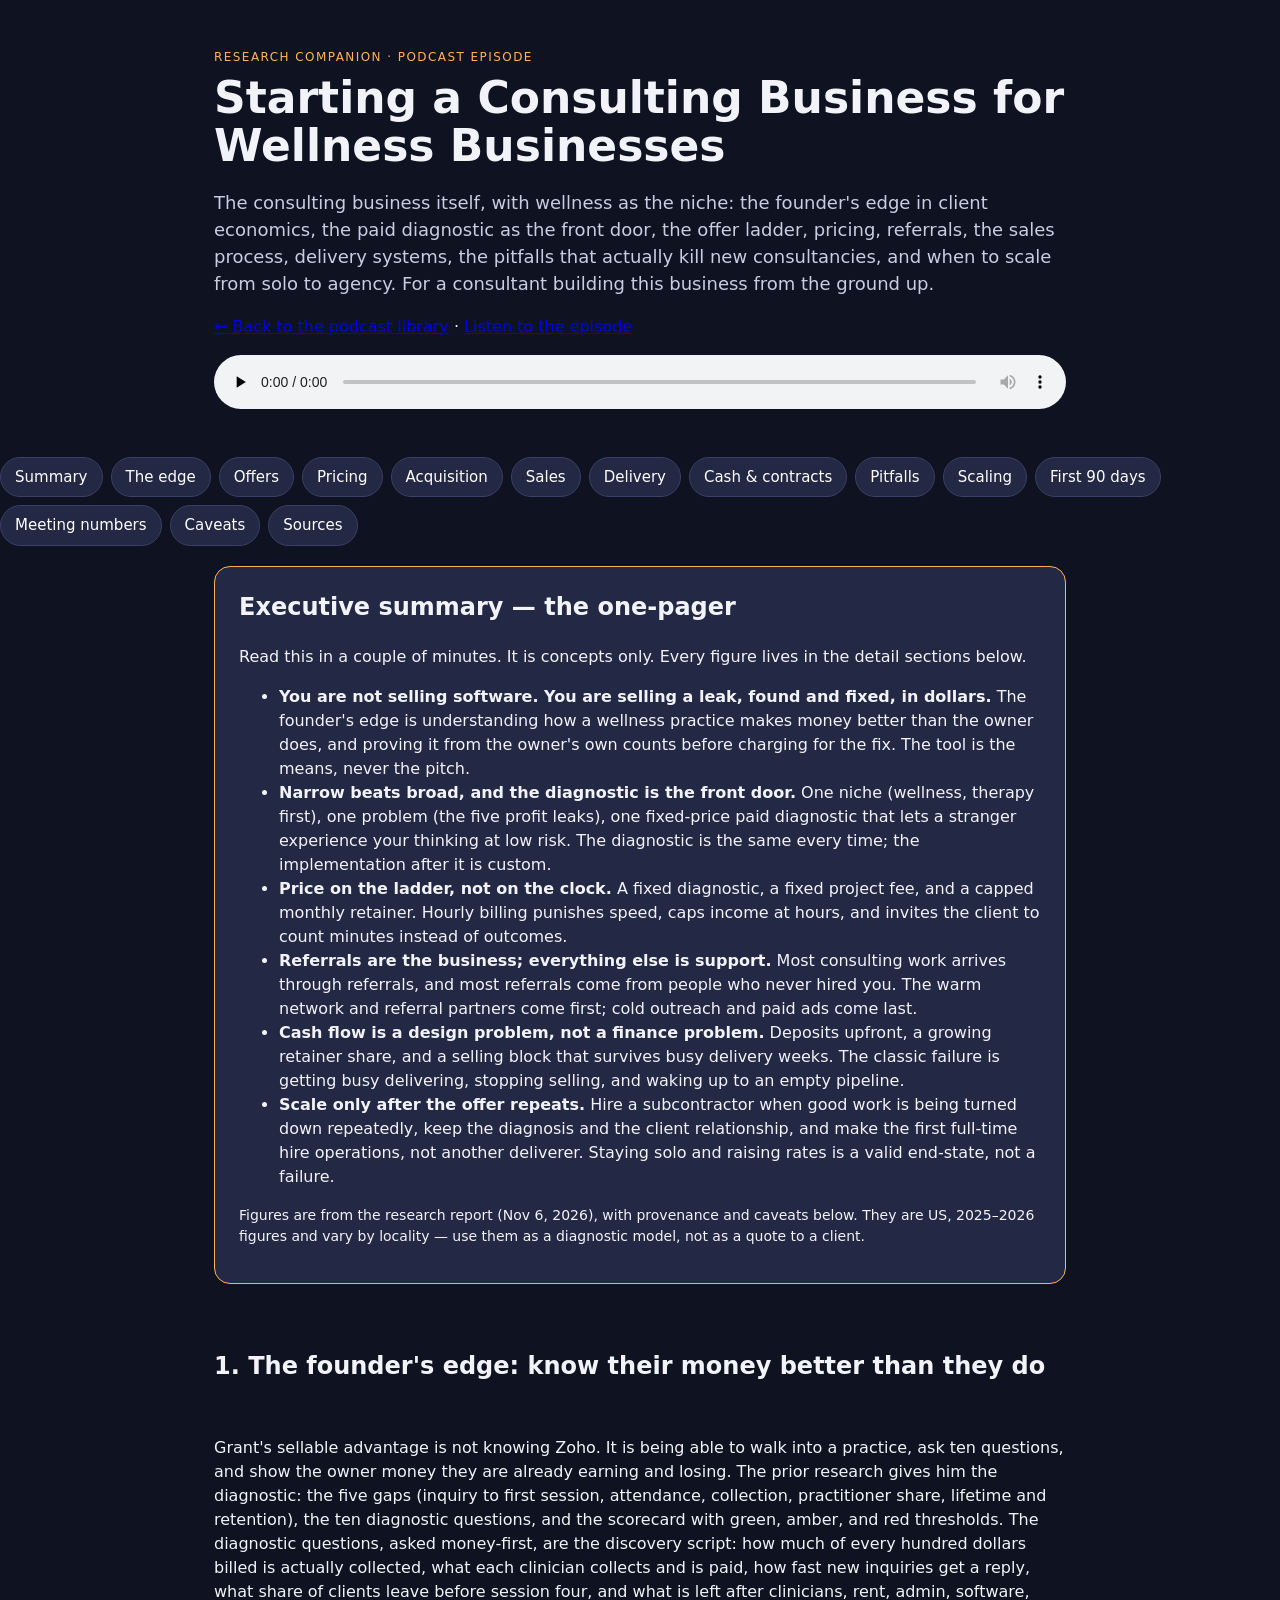
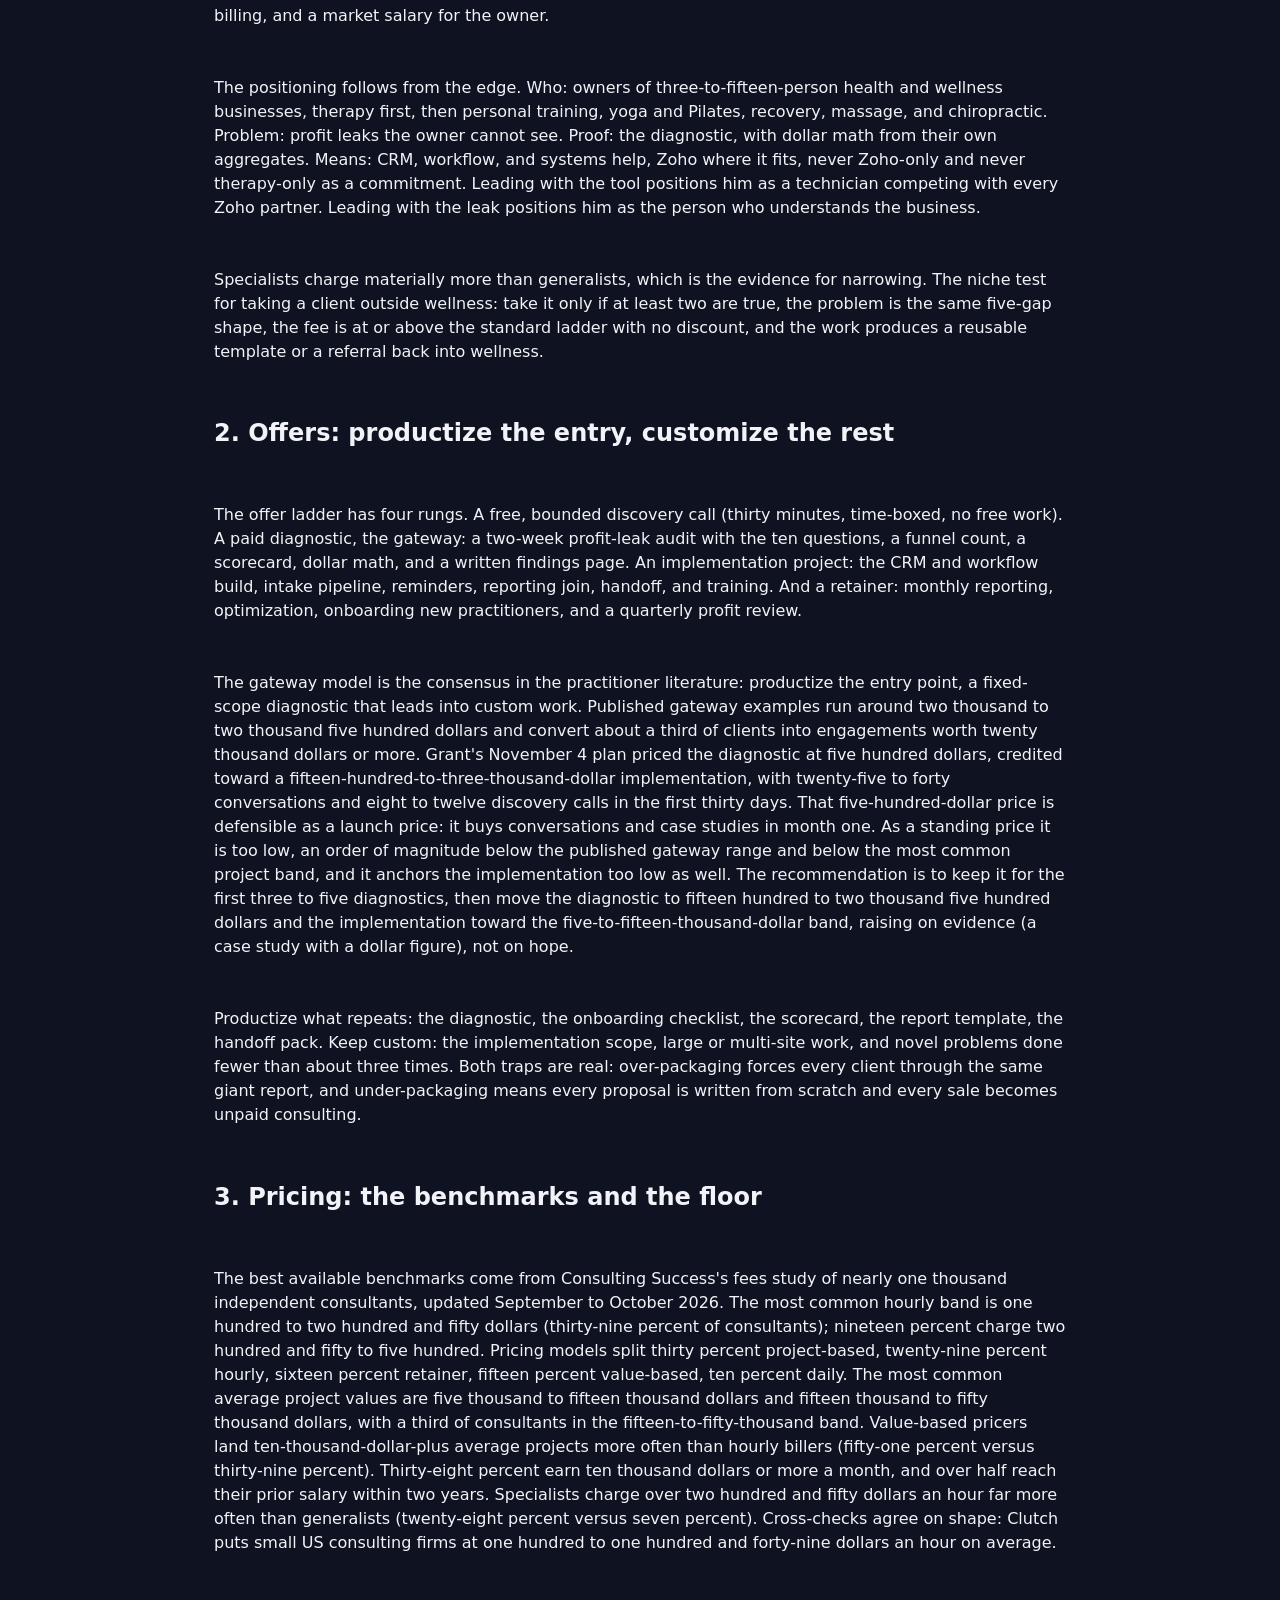
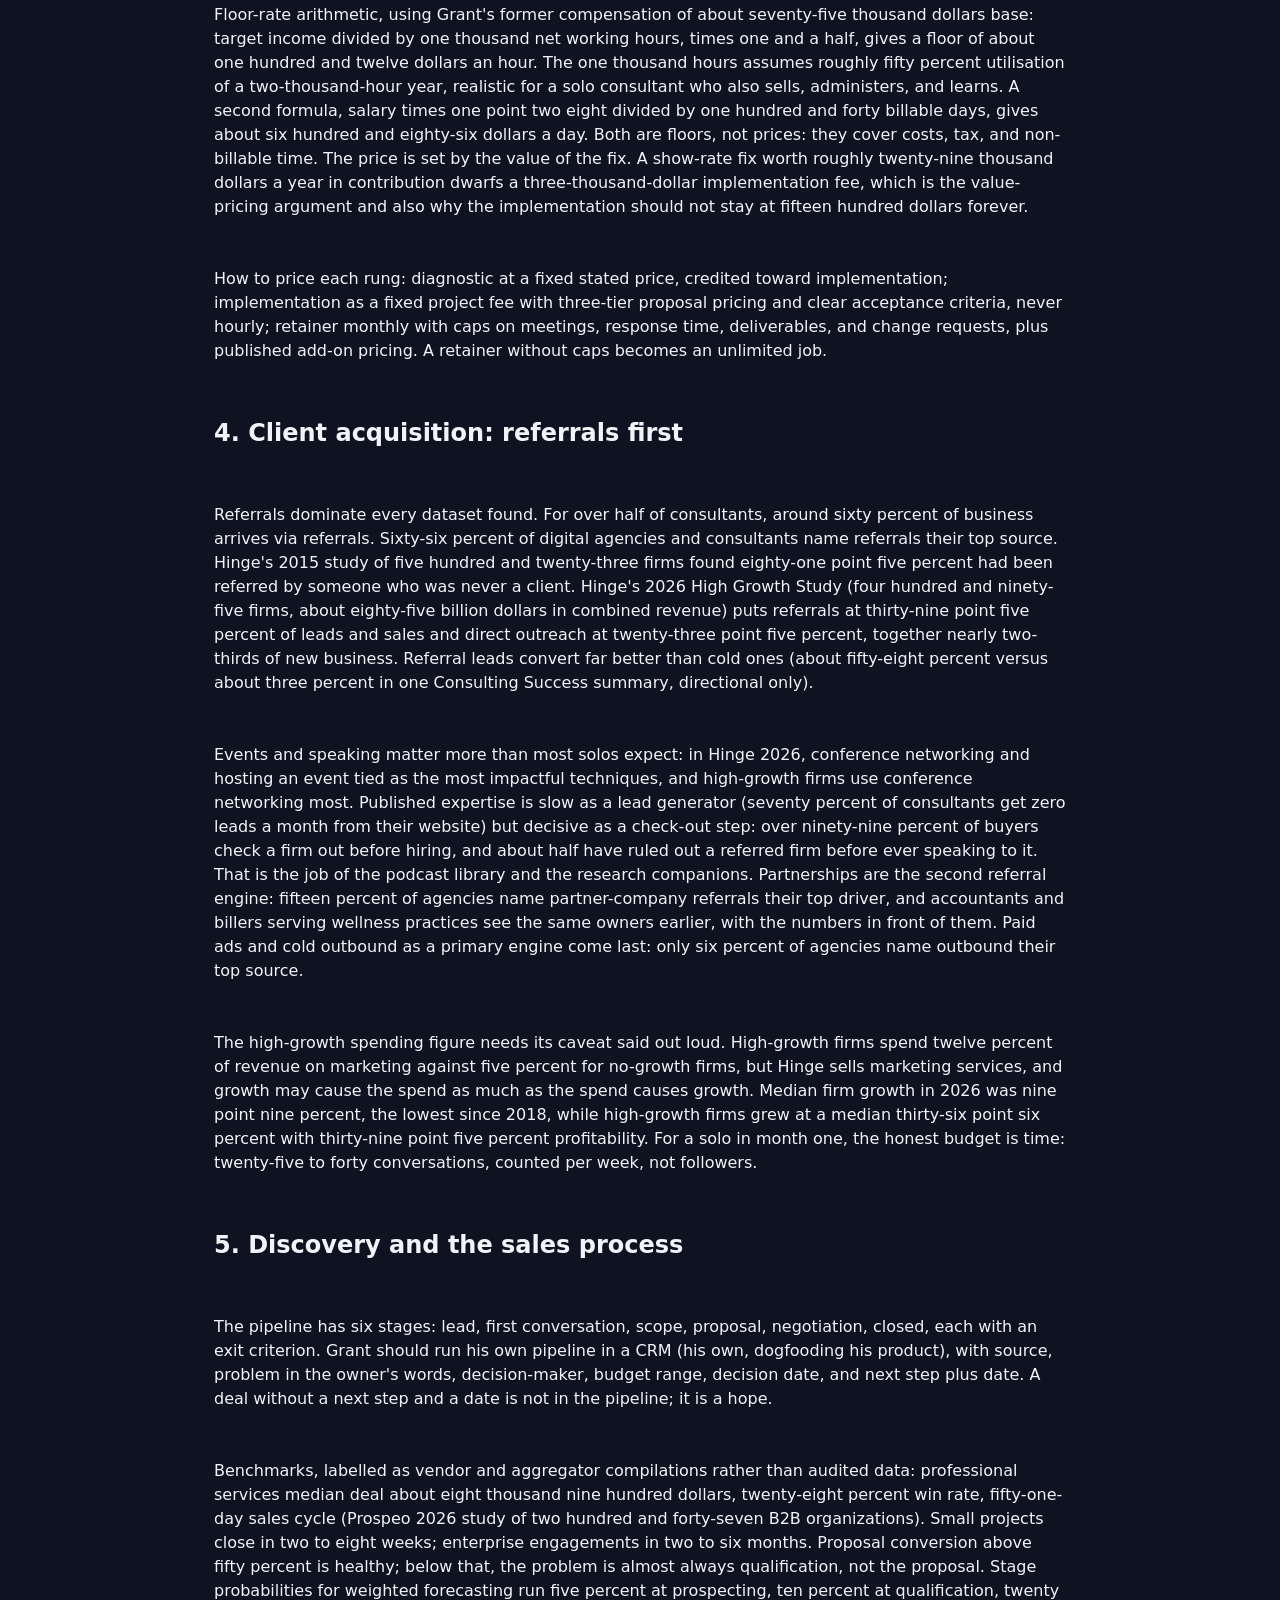
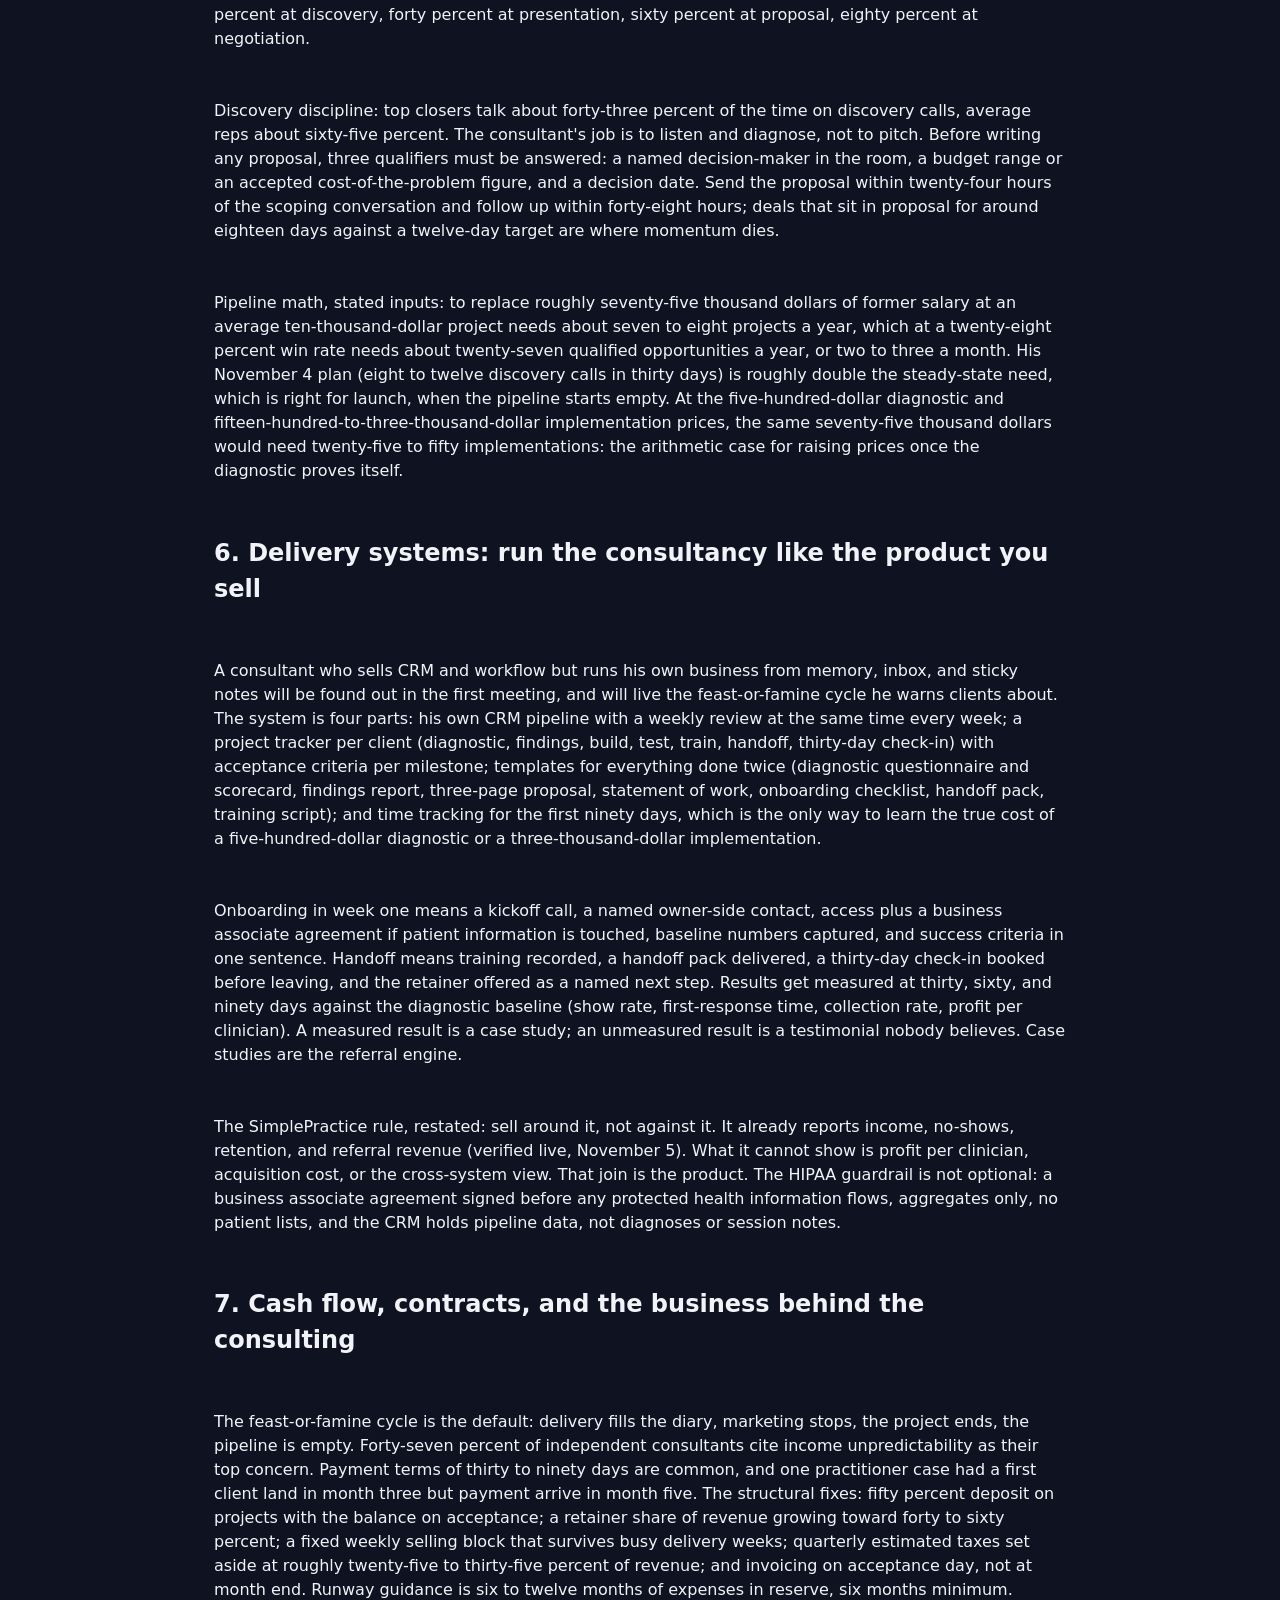
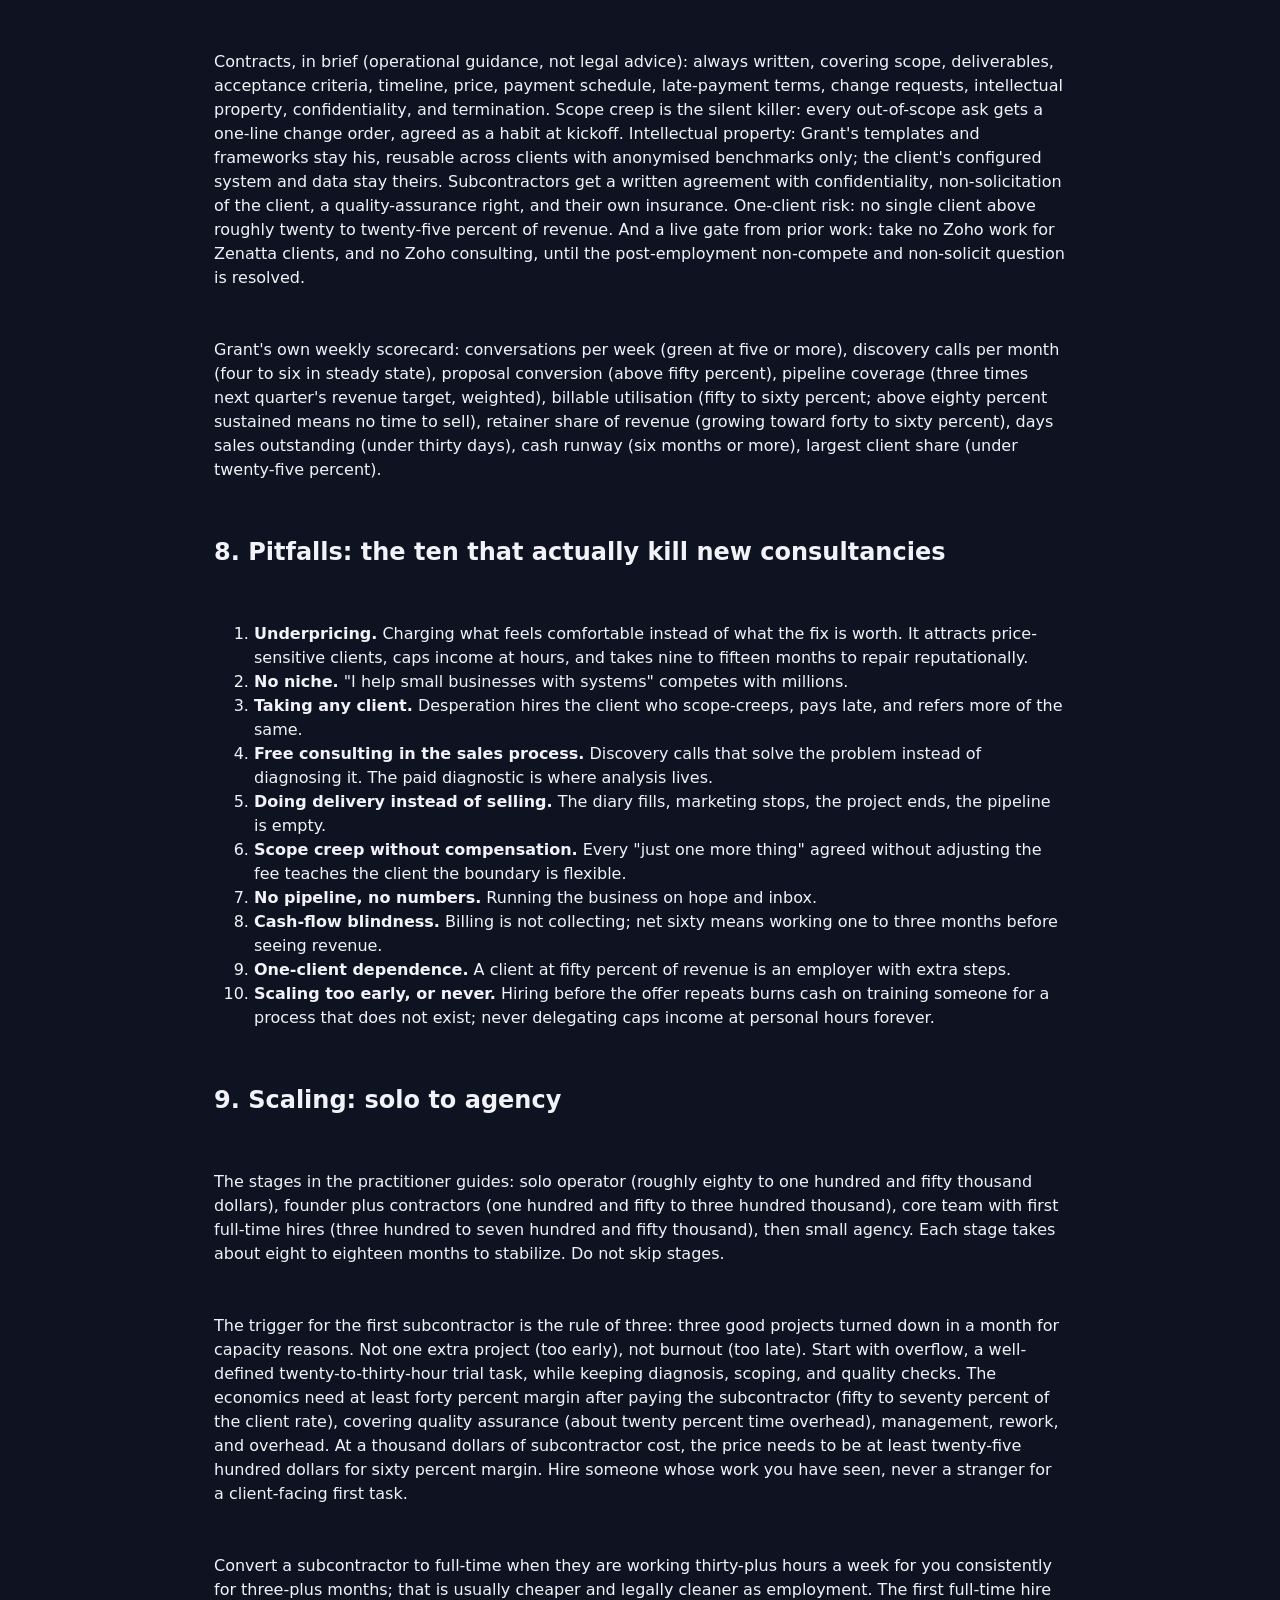
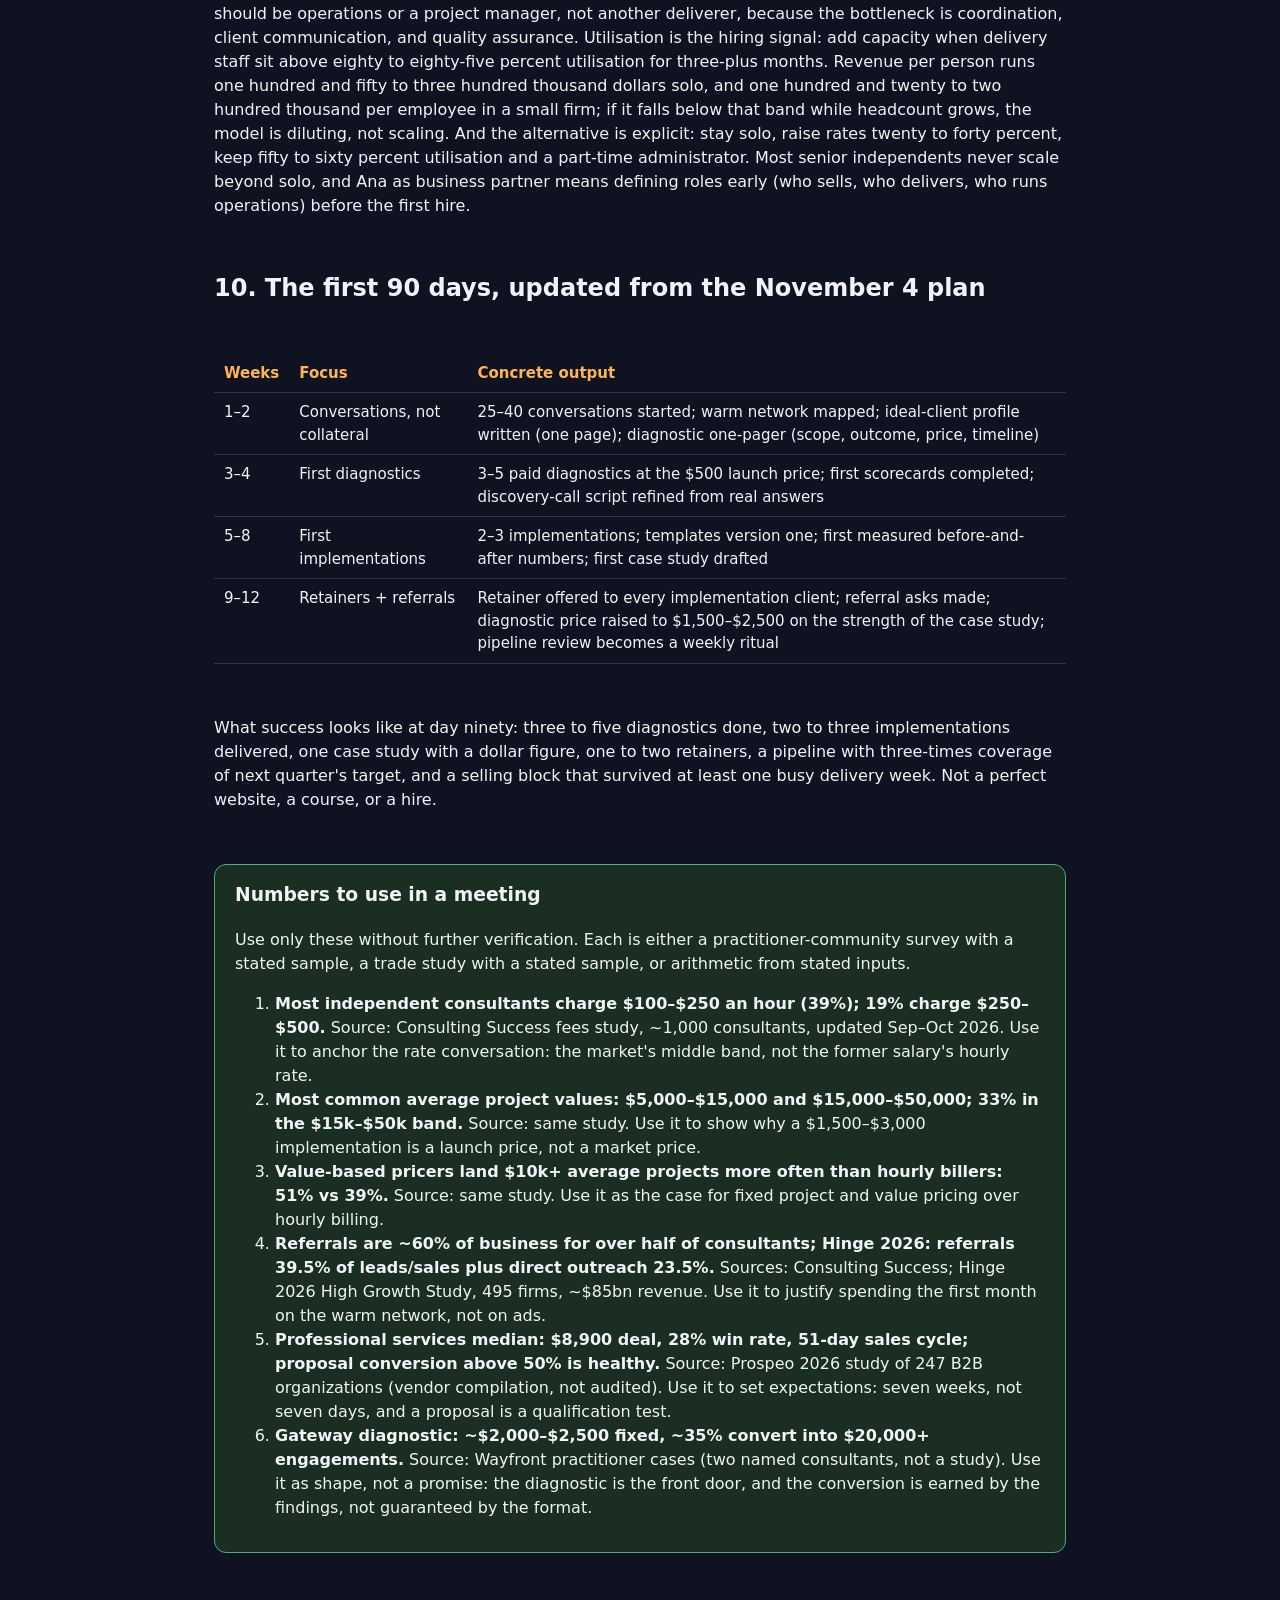
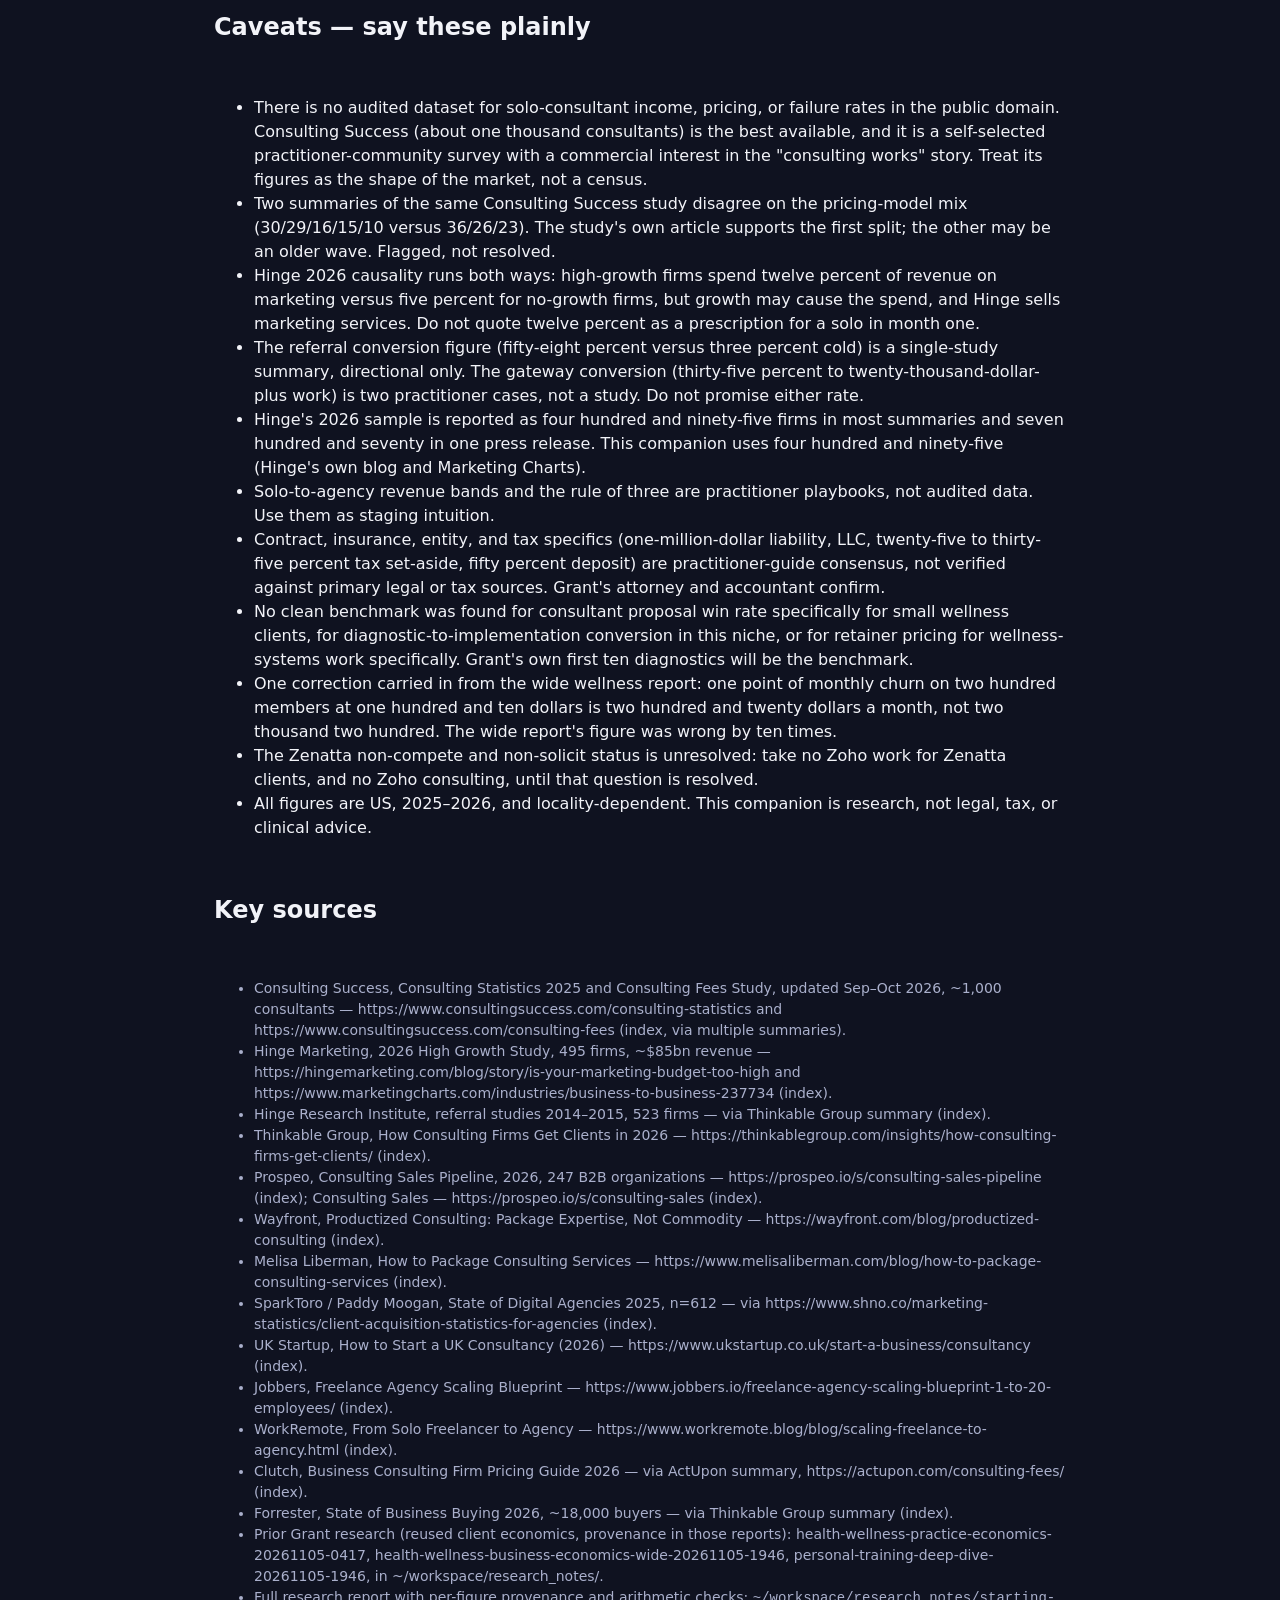
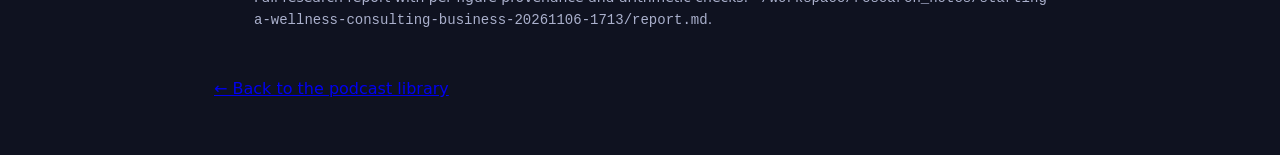
<file: research/starting-consulting-business.html>
<!DOCTYPE html>
<html lang="en">
<head>
<meta charset="utf-8">
<meta name="viewport" content="width=device-width, initial-scale=1">
<title>Research companion — Starting a Consulting Business for Wellness Businesses</title>
<link rel="stylesheet" href="../styles.css">
</head>
<body>
<header class="hero narrow">
  <p class="eyebrow">Research companion · Podcast episode</p>
  <h1>Starting a Consulting Business for Wellness Businesses</h1>
  <p class="sub">The consulting business itself, with wellness as the niche: the founder's edge in client economics, the paid diagnostic as the front door, the offer ladder, pricing, referrals, the sales process, delivery systems, the pitfalls that actually kill new consultancies, and when to scale from solo to agency. For a consultant building this business from the ground up.</p>
  <p><a href="../index.html">← Back to the podcast library</a> · <a href="../episodes/starting-consulting-business.mp3">Listen to the episode</a></p>
  <audio controls preload="none" src="../episodes/starting-consulting-business.mp3"></audio>
</header>

<nav class="toc" aria-label="Contents">
  <a href="#summary">Summary</a>
  <a href="#edge">The edge</a>
  <a href="#offers">Offers</a>
  <a href="#pricing">Pricing</a>
  <a href="#acquisition">Acquisition</a>
  <a href="#sales">Sales</a>
  <a href="#delivery">Delivery</a>
  <a href="#cash">Cash &amp; contracts</a>
  <a href="#pitfalls">Pitfalls</a>
  <a href="#scaling">Scaling</a>
  <a href="#ninety">First 90 days</a>
  <a href="#meeting-numbers">Meeting numbers</a>
  <a href="#caveats">Caveats</a>
  <a href="#sources">Sources</a>
</nav>

<main class="narrow">
<section class="summary">
  <h2 id="summary">Executive summary — the one-pager</h2>
  <p>Read this in a couple of minutes. It is concepts only. Every figure lives in the detail sections below.</p>
  <ul>
    <li><strong>You are not selling software. You are selling a leak, found and fixed, in dollars.</strong> The founder's edge is understanding how a wellness practice makes money better than the owner does, and proving it from the owner's own counts before charging for the fix. The tool is the means, never the pitch.</li>
    <li><strong>Narrow beats broad, and the diagnostic is the front door.</strong> One niche (wellness, therapy first), one problem (the five profit leaks), one fixed-price paid diagnostic that lets a stranger experience your thinking at low risk. The diagnostic is the same every time; the implementation after it is custom.</li>
    <li><strong>Price on the ladder, not on the clock.</strong> A fixed diagnostic, a fixed project fee, and a capped monthly retainer. Hourly billing punishes speed, caps income at hours, and invites the client to count minutes instead of outcomes.</li>
    <li><strong>Referrals are the business; everything else is support.</strong> Most consulting work arrives through referrals, and most referrals come from people who never hired you. The warm network and referral partners come first; cold outreach and paid ads come last.</li>
    <li><strong>Cash flow is a design problem, not a finance problem.</strong> Deposits upfront, a growing retainer share, and a selling block that survives busy delivery weeks. The classic failure is getting busy delivering, stopping selling, and waking up to an empty pipeline.</li>
    <li><strong>Scale only after the offer repeats.</strong> Hire a subcontractor when good work is being turned down repeatedly, keep the diagnosis and the client relationship, and make the first full-time hire operations, not another deliverer. Staying solo and raising rates is a valid end-state, not a failure.</li>
  </ul>
  <p class="note">Figures are from the research report (Nov 6, 2026), with provenance and caveats below. They are US, 2025–2026 figures and vary by locality — use them as a diagnostic model, not as a quote to a client.</p>
</section>

<h2 id="edge">1. The founder's edge: know their money better than they do</h2>
<p>Grant's sellable advantage is not knowing Zoho. It is being able to walk into a practice, ask ten questions, and show the owner money they are already earning and losing. The prior research gives him the diagnostic: the five gaps (inquiry to first session, attendance, collection, practitioner share, lifetime and retention), the ten diagnostic questions, and the scorecard with green, amber, and red thresholds. The diagnostic questions, asked money-first, are the discovery script: how much of every hundred dollars billed is actually collected, what each clinician collects and is paid, how fast new inquiries get a reply, what share of clients leave before session four, and what is left after clinicians, rent, admin, software, billing, and a market salary for the owner.</p>
<p>The positioning follows from the edge. Who: owners of three-to-fifteen-person health and wellness businesses, therapy first, then personal training, yoga and Pilates, recovery, massage, and chiropractic. Problem: profit leaks the owner cannot see. Proof: the diagnostic, with dollar math from their own aggregates. Means: CRM, workflow, and systems help, Zoho where it fits, never Zoho-only and never therapy-only as a commitment. Leading with the tool positions him as a technician competing with every Zoho partner. Leading with the leak positions him as the person who understands the business.</p>
<p>Specialists charge materially more than generalists, which is the evidence for narrowing. The niche test for taking a client outside wellness: take it only if at least two are true, the problem is the same five-gap shape, the fee is at or above the standard ladder with no discount, and the work produces a reusable template or a referral back into wellness.</p>

<h2 id="offers">2. Offers: productize the entry, customize the rest</h2>
<p>The offer ladder has four rungs. A free, bounded discovery call (thirty minutes, time-boxed, no free work). A paid diagnostic, the gateway: a two-week profit-leak audit with the ten questions, a funnel count, a scorecard, dollar math, and a written findings page. An implementation project: the CRM and workflow build, intake pipeline, reminders, reporting join, handoff, and training. And a retainer: monthly reporting, optimization, onboarding new practitioners, and a quarterly profit review.</p>
<p>The gateway model is the consensus in the practitioner literature: productize the entry point, a fixed-scope diagnostic that leads into custom work. Published gateway examples run around two thousand to two thousand five hundred dollars and convert about a third of clients into engagements worth twenty thousand dollars or more. Grant's November 4 plan priced the diagnostic at five hundred dollars, credited toward a fifteen-hundred-to-three-thousand-dollar implementation, with twenty-five to forty conversations and eight to twelve discovery calls in the first thirty days. That five-hundred-dollar price is defensible as a launch price: it buys conversations and case studies in month one. As a standing price it is too low, an order of magnitude below the published gateway range and below the most common project band, and it anchors the implementation too low as well. The recommendation is to keep it for the first three to five diagnostics, then move the diagnostic to fifteen hundred to two thousand five hundred dollars and the implementation toward the five-to-fifteen-thousand-dollar band, raising on evidence (a case study with a dollar figure), not on hope.</p>
<p>Productize what repeats: the diagnostic, the onboarding checklist, the scorecard, the report template, the handoff pack. Keep custom: the implementation scope, large or multi-site work, and novel problems done fewer than about three times. Both traps are real: over-packaging forces every client through the same giant report, and under-packaging means every proposal is written from scratch and every sale becomes unpaid consulting.</p>

<h2 id="pricing">3. Pricing: the benchmarks and the floor</h2>
<p>The best available benchmarks come from Consulting Success's fees study of nearly one thousand independent consultants, updated September to October 2026. The most common hourly band is one hundred to two hundred and fifty dollars (thirty-nine percent of consultants); nineteen percent charge two hundred and fifty to five hundred. Pricing models split thirty percent project-based, twenty-nine percent hourly, sixteen percent retainer, fifteen percent value-based, ten percent daily. The most common average project values are five thousand to fifteen thousand dollars and fifteen thousand to fifty thousand dollars, with a third of consultants in the fifteen-to-fifty-thousand band. Value-based pricers land ten-thousand-dollar-plus average projects more often than hourly billers (fifty-one percent versus thirty-nine percent). Thirty-eight percent earn ten thousand dollars or more a month, and over half reach their prior salary within two years. Specialists charge over two hundred and fifty dollars an hour far more often than generalists (twenty-eight percent versus seven percent). Cross-checks agree on shape: Clutch puts small US consulting firms at one hundred to one hundred and forty-nine dollars an hour on average.</p>
<p>Floor-rate arithmetic, using Grant's former compensation of about seventy-five thousand dollars base: target income divided by one thousand net working hours, times one and a half, gives a floor of about one hundred and twelve dollars an hour. The one thousand hours assumes roughly fifty percent utilisation of a two-thousand-hour year, realistic for a solo consultant who also sells, administers, and learns. A second formula, salary times one point two eight divided by one hundred and forty billable days, gives about six hundred and eighty-six dollars a day. Both are floors, not prices: they cover costs, tax, and non-billable time. The price is set by the value of the fix. A show-rate fix worth roughly twenty-nine thousand dollars a year in contribution dwarfs a three-thousand-dollar implementation fee, which is the value-pricing argument and also why the implementation should not stay at fifteen hundred dollars forever.</p>
<p>How to price each rung: diagnostic at a fixed stated price, credited toward implementation; implementation as a fixed project fee with three-tier proposal pricing and clear acceptance criteria, never hourly; retainer monthly with caps on meetings, response time, deliverables, and change requests, plus published add-on pricing. A retainer without caps becomes an unlimited job.</p>

<h2 id="acquisition">4. Client acquisition: referrals first</h2>
<p>Referrals dominate every dataset found. For over half of consultants, around sixty percent of business arrives via referrals. Sixty-six percent of digital agencies and consultants name referrals their top source. Hinge's 2015 study of five hundred and twenty-three firms found eighty-one point five percent had been referred by someone who was never a client. Hinge's 2026 High Growth Study (four hundred and ninety-five firms, about eighty-five billion dollars in combined revenue) puts referrals at thirty-nine point five percent of leads and sales and direct outreach at twenty-three point five percent, together nearly two-thirds of new business. Referral leads convert far better than cold ones (about fifty-eight percent versus about three percent in one Consulting Success summary, directional only).</p>
<p>Events and speaking matter more than most solos expect: in Hinge 2026, conference networking and hosting an event tied as the most impactful techniques, and high-growth firms use conference networking most. Published expertise is slow as a lead generator (seventy percent of consultants get zero leads a month from their website) but decisive as a check-out step: over ninety-nine percent of buyers check a firm out before hiring, and about half have ruled out a referred firm before ever speaking to it. That is the job of the podcast library and the research companions. Partnerships are the second referral engine: fifteen percent of agencies name partner-company referrals their top driver, and accountants and billers serving wellness practices see the same owners earlier, with the numbers in front of them. Paid ads and cold outbound as a primary engine come last: only six percent of agencies name outbound their top source.</p>
<p>The high-growth spending figure needs its caveat said out loud. High-growth firms spend twelve percent of revenue on marketing against five percent for no-growth firms, but Hinge sells marketing services, and growth may cause the spend as much as the spend causes growth. Median firm growth in 2026 was nine point nine percent, the lowest since 2018, while high-growth firms grew at a median thirty-six point six percent with thirty-nine point five percent profitability. For a solo in month one, the honest budget is time: twenty-five to forty conversations, counted per week, not followers.</p>

<h2 id="sales">5. Discovery and the sales process</h2>
<p>The pipeline has six stages: lead, first conversation, scope, proposal, negotiation, closed, each with an exit criterion. Grant should run his own pipeline in a CRM (his own, dogfooding his product), with source, problem in the owner's words, decision-maker, budget range, decision date, and next step plus date. A deal without a next step and a date is not in the pipeline; it is a hope.</p>
<p>Benchmarks, labelled as vendor and aggregator compilations rather than audited data: professional services median deal about eight thousand nine hundred dollars, twenty-eight percent win rate, fifty-one-day sales cycle (Prospeo 2026 study of two hundred and forty-seven B2B organizations). Small projects close in two to eight weeks; enterprise engagements in two to six months. Proposal conversion above fifty percent is healthy; below that, the problem is almost always qualification, not the proposal. Stage probabilities for weighted forecasting run five percent at prospecting, ten percent at qualification, twenty percent at discovery, forty percent at presentation, sixty percent at proposal, eighty percent at negotiation.</p>
<p>Discovery discipline: top closers talk about forty-three percent of the time on discovery calls, average reps about sixty-five percent. The consultant's job is to listen and diagnose, not to pitch. Before writing any proposal, three qualifiers must be answered: a named decision-maker in the room, a budget range or an accepted cost-of-the-problem figure, and a decision date. Send the proposal within twenty-four hours of the scoping conversation and follow up within forty-eight hours; deals that sit in proposal for around eighteen days against a twelve-day target are where momentum dies.</p>
<p>Pipeline math, stated inputs: to replace roughly seventy-five thousand dollars of former salary at an average ten-thousand-dollar project needs about seven to eight projects a year, which at a twenty-eight percent win rate needs about twenty-seven qualified opportunities a year, or two to three a month. His November 4 plan (eight to twelve discovery calls in thirty days) is roughly double the steady-state need, which is right for launch, when the pipeline starts empty. At the five-hundred-dollar diagnostic and fifteen-hundred-to-three-thousand-dollar implementation prices, the same seventy-five thousand dollars would need twenty-five to fifty implementations: the arithmetic case for raising prices once the diagnostic proves itself.</p>

<h2 id="delivery">6. Delivery systems: run the consultancy like the product you sell</h2>
<p>A consultant who sells CRM and workflow but runs his own business from memory, inbox, and sticky notes will be found out in the first meeting, and will live the feast-or-famine cycle he warns clients about. The system is four parts: his own CRM pipeline with a weekly review at the same time every week; a project tracker per client (diagnostic, findings, build, test, train, handoff, thirty-day check-in) with acceptance criteria per milestone; templates for everything done twice (diagnostic questionnaire and scorecard, findings report, three-page proposal, statement of work, onboarding checklist, handoff pack, training script); and time tracking for the first ninety days, which is the only way to learn the true cost of a five-hundred-dollar diagnostic or a three-thousand-dollar implementation.</p>
<p>Onboarding in week one means a kickoff call, a named owner-side contact, access plus a business associate agreement if patient information is touched, baseline numbers captured, and success criteria in one sentence. Handoff means training recorded, a handoff pack delivered, a thirty-day check-in booked before leaving, and the retainer offered as a named next step. Results get measured at thirty, sixty, and ninety days against the diagnostic baseline (show rate, first-response time, collection rate, profit per clinician). A measured result is a case study; an unmeasured result is a testimonial nobody believes. Case studies are the referral engine.</p>
<p>The SimplePractice rule, restated: sell around it, not against it. It already reports income, no-shows, retention, and referral revenue (verified live, November 5). What it cannot show is profit per clinician, acquisition cost, or the cross-system view. That join is the product. The HIPAA guardrail is not optional: a business associate agreement signed before any protected health information flows, aggregates only, no patient lists, and the CRM holds pipeline data, not diagnoses or session notes.</p>

<h2 id="cash">7. Cash flow, contracts, and the business behind the consulting</h2>
<p>The feast-or-famine cycle is the default: delivery fills the diary, marketing stops, the project ends, the pipeline is empty. Forty-seven percent of independent consultants cite income unpredictability as their top concern. Payment terms of thirty to ninety days are common, and one practitioner case had a first client land in month three but payment arrive in month five. The structural fixes: fifty percent deposit on projects with the balance on acceptance; a retainer share of revenue growing toward forty to sixty percent; a fixed weekly selling block that survives busy delivery weeks; quarterly estimated taxes set aside at roughly twenty-five to thirty-five percent of revenue; and invoicing on acceptance day, not at month end. Runway guidance is six to twelve months of expenses in reserve, six months minimum.</p>
<p>Contracts, in brief (operational guidance, not legal advice): always written, covering scope, deliverables, acceptance criteria, timeline, price, payment schedule, late-payment terms, change requests, intellectual property, confidentiality, and termination. Scope creep is the silent killer: every out-of-scope ask gets a one-line change order, agreed as a habit at kickoff. Intellectual property: Grant's templates and frameworks stay his, reusable across clients with anonymised benchmarks only; the client's configured system and data stay theirs. Subcontractors get a written agreement with confidentiality, non-solicitation of the client, a quality-assurance right, and their own insurance. One-client risk: no single client above roughly twenty to twenty-five percent of revenue. And a live gate from prior work: take no Zoho work for Zenatta clients, and no Zoho consulting, until the post-employment non-compete and non-solicit question is resolved.</p>
<p>Grant's own weekly scorecard: conversations per week (green at five or more), discovery calls per month (four to six in steady state), proposal conversion (above fifty percent), pipeline coverage (three times next quarter's revenue target, weighted), billable utilisation (fifty to sixty percent; above eighty percent sustained means no time to sell), retainer share of revenue (growing toward forty to sixty percent), days sales outstanding (under thirty days), cash runway (six months or more), largest client share (under twenty-five percent).</p>

<h2 id="pitfalls">8. Pitfalls: the ten that actually kill new consultancies</h2>
<ol>
<li><strong>Underpricing.</strong> Charging what feels comfortable instead of what the fix is worth. It attracts price-sensitive clients, caps income at hours, and takes nine to fifteen months to repair reputationally.</li>
<li><strong>No niche.</strong> "I help small businesses with systems" competes with millions.</li>
<li><strong>Taking any client.</strong> Desperation hires the client who scope-creeps, pays late, and refers more of the same.</li>
<li><strong>Free consulting in the sales process.</strong> Discovery calls that solve the problem instead of diagnosing it. The paid diagnostic is where analysis lives.</li>
<li><strong>Doing delivery instead of selling.</strong> The diary fills, marketing stops, the project ends, the pipeline is empty.</li>
<li><strong>Scope creep without compensation.</strong> Every "just one more thing" agreed without adjusting the fee teaches the client the boundary is flexible.</li>
<li><strong>No pipeline, no numbers.</strong> Running the business on hope and inbox.</li>
<li><strong>Cash-flow blindness.</strong> Billing is not collecting; net sixty means working one to three months before seeing revenue.</li>
<li><strong>One-client dependence.</strong> A client at fifty percent of revenue is an employer with extra steps.</li>
<li><strong>Scaling too early, or never.</strong> Hiring before the offer repeats burns cash on training someone for a process that does not exist; never delegating caps income at personal hours forever.</li>
</ol>

<h2 id="scaling">9. Scaling: solo to agency</h2>
<p>The stages in the practitioner guides: solo operator (roughly eighty to one hundred and fifty thousand dollars), founder plus contractors (one hundred and fifty to three hundred thousand), core team with first full-time hires (three hundred to seven hundred and fifty thousand), then small agency. Each stage takes about eight to eighteen months to stabilize. Do not skip stages.</p>
<p>The trigger for the first subcontractor is the rule of three: three good projects turned down in a month for capacity reasons. Not one extra project (too early), not burnout (too late). Start with overflow, a well-defined twenty-to-thirty-hour trial task, while keeping diagnosis, scoping, and quality checks. The economics need at least forty percent margin after paying the subcontractor (fifty to seventy percent of the client rate), covering quality assurance (about twenty percent time overhead), management, rework, and overhead. At a thousand dollars of subcontractor cost, the price needs to be at least twenty-five hundred dollars for sixty percent margin. Hire someone whose work you have seen, never a stranger for a client-facing first task.</p>
<p>Convert a subcontractor to full-time when they are working thirty-plus hours a week for you consistently for three-plus months; that is usually cheaper and legally cleaner as employment. The first full-time hire should be operations or a project manager, not another deliverer, because the bottleneck is coordination, client communication, and quality assurance. Utilisation is the hiring signal: add capacity when delivery staff sit above eighty to eighty-five percent utilisation for three-plus months. Revenue per person runs one hundred and fifty to three hundred thousand dollars solo, and one hundred and twenty to two hundred thousand per employee in a small firm; if it falls below that band while headcount grows, the model is diluting, not scaling. And the alternative is explicit: stay solo, raise rates twenty to forty percent, keep fifty to sixty percent utilisation and a part-time administrator. Most senior independents never scale beyond solo, and Ana as business partner means defining roles early (who sells, who delivers, who runs operations) before the first hire.</p>

<h2 id="ninety">10. The first 90 days, updated from the November 4 plan</h2>
<table>
<tr><th>Weeks</th><th>Focus</th><th>Concrete output</th></tr>
<tr><td>1–2</td><td>Conversations, not collateral</td><td>25–40 conversations started; warm network mapped; ideal-client profile written (one page); diagnostic one-pager (scope, outcome, price, timeline)</td></tr>
<tr><td>3–4</td><td>First diagnostics</td><td>3–5 paid diagnostics at the $500 launch price; first scorecards completed; discovery-call script refined from real answers</td></tr>
<tr><td>5–8</td><td>First implementations</td><td>2–3 implementations; templates version one; first measured before-and-after numbers; first case study drafted</td></tr>
<tr><td>9–12</td><td>Retainers + referrals</td><td>Retainer offered to every implementation client; referral asks made; diagnostic price raised to $1,500–$2,500 on the strength of the case study; pipeline review becomes a weekly ritual</td></tr>
</table>
<p>What success looks like at day ninety: three to five diagnostics done, two to three implementations delivered, one case study with a dollar figure, one to two retainers, a pipeline with three-times coverage of next quarter's target, and a selling block that survived at least one busy delivery week. Not a perfect website, a course, or a hire.</p>

<div class="callout" id="meeting-numbers">
<h3>Numbers to use in a meeting</h3>
<p>Use only these without further verification. Each is either a practitioner-community survey with a stated sample, a trade study with a stated sample, or arithmetic from stated inputs.</p>
<ol>
<li><strong>Most independent consultants charge $100–$250 an hour (39%); 19% charge $250–$500.</strong> Source: Consulting Success fees study, ~1,000 consultants, updated Sep–Oct 2026. Use it to anchor the rate conversation: the market's middle band, not the former salary's hourly rate.</li>
<li><strong>Most common average project values: $5,000–$15,000 and $15,000–$50,000; 33% in the $15k–$50k band.</strong> Source: same study. Use it to show why a $1,500–$3,000 implementation is a launch price, not a market price.</li>
<li><strong>Value-based pricers land $10k+ average projects more often than hourly billers: 51% vs 39%.</strong> Source: same study. Use it as the case for fixed project and value pricing over hourly billing.</li>
<li><strong>Referrals are ~60% of business for over half of consultants; Hinge 2026: referrals 39.5% of leads/sales plus direct outreach 23.5%.</strong> Sources: Consulting Success; Hinge 2026 High Growth Study, 495 firms, ~$85bn revenue. Use it to justify spending the first month on the warm network, not on ads.</li>
<li><strong>Professional services median: $8,900 deal, 28% win rate, 51-day sales cycle; proposal conversion above 50% is healthy.</strong> Source: Prospeo 2026 study of 247 B2B organizations (vendor compilation, not audited). Use it to set expectations: seven weeks, not seven days, and a proposal is a qualification test.</li>
<li><strong>Gateway diagnostic: ~$2,000–$2,500 fixed, ~35% convert into $20,000+ engagements.</strong> Source: Wayfront practitioner cases (two named consultants, not a study). Use it as shape, not a promise: the diagnostic is the front door, and the conversion is earned by the findings, not guaranteed by the format.</li>
</ol>
</div>

<h2 id="caveats">Caveats — say these plainly</h2>
<ul>
<li>There is no audited dataset for solo-consultant income, pricing, or failure rates in the public domain. Consulting Success (about one thousand consultants) is the best available, and it is a self-selected practitioner-community survey with a commercial interest in the "consulting works" story. Treat its figures as the shape of the market, not a census.</li>
<li>Two summaries of the same Consulting Success study disagree on the pricing-model mix (30/29/16/15/10 versus 36/26/23). The study's own article supports the first split; the other may be an older wave. Flagged, not resolved.</li>
<li>Hinge 2026 causality runs both ways: high-growth firms spend twelve percent of revenue on marketing versus five percent for no-growth firms, but growth may cause the spend, and Hinge sells marketing services. Do not quote twelve percent as a prescription for a solo in month one.</li>
<li>The referral conversion figure (fifty-eight percent versus three percent cold) is a single-study summary, directional only. The gateway conversion (thirty-five percent to twenty-thousand-dollar-plus work) is two practitioner cases, not a study. Do not promise either rate.</li>
<li>Hinge's 2026 sample is reported as four hundred and ninety-five firms in most summaries and seven hundred and seventy in one press release. This companion uses four hundred and ninety-five (Hinge's own blog and Marketing Charts).</li>
<li>Solo-to-agency revenue bands and the rule of three are practitioner playbooks, not audited data. Use them as staging intuition.</li>
<li>Contract, insurance, entity, and tax specifics (one-million-dollar liability, LLC, twenty-five to thirty-five percent tax set-aside, fifty percent deposit) are practitioner-guide consensus, not verified against primary legal or tax sources. Grant's attorney and accountant confirm.</li>
<li>No clean benchmark was found for consultant proposal win rate specifically for small wellness clients, for diagnostic-to-implementation conversion in this niche, or for retainer pricing for wellness-systems work specifically. Grant's own first ten diagnostics will be the benchmark.</li>
<li>One correction carried in from the wide wellness report: one point of monthly churn on two hundred members at one hundred and ten dollars is two hundred and twenty dollars a month, not two thousand two hundred. The wide report's figure was wrong by ten times.</li>
<li>The Zenatta non-compete and non-solicit status is unresolved: take no Zoho work for Zenatta clients, and no Zoho consulting, until that question is resolved.</li>
<li>All figures are US, 2025–2026, and locality-dependent. This companion is research, not legal, tax, or clinical advice.</li>
</ul>

<h2 id="sources">Key sources</h2>
<ul class="sources">
<li>Consulting Success, Consulting Statistics 2025 and Consulting Fees Study, updated Sep–Oct 2026, ~1,000 consultants — https://www.consultingsuccess.com/consulting-statistics and https://www.consultingsuccess.com/consulting-fees (index, via multiple summaries).</li>
<li>Hinge Marketing, 2026 High Growth Study, 495 firms, ~$85bn revenue — https://hingemarketing.com/blog/story/is-your-marketing-budget-too-high and https://www.marketingcharts.com/industries/business-to-business-237734 (index).</li>
<li>Hinge Research Institute, referral studies 2014–2015, 523 firms — via Thinkable Group summary (index).</li>
<li>Thinkable Group, How Consulting Firms Get Clients in 2026 — https://thinkablegroup.com/insights/how-consulting-firms-get-clients/ (index).</li>
<li>Prospeo, Consulting Sales Pipeline, 2026, 247 B2B organizations — https://prospeo.io/s/consulting-sales-pipeline (index); Consulting Sales — https://prospeo.io/s/consulting-sales (index).</li>
<li>Wayfront, Productized Consulting: Package Expertise, Not Commodity — https://wayfront.com/blog/productized-consulting (index).</li>
<li>Melisa Liberman, How to Package Consulting Services — https://www.melisaliberman.com/blog/how-to-package-consulting-services (index).</li>
<li>SparkToro / Paddy Moogan, State of Digital Agencies 2025, n=612 — via https://www.shno.co/marketing-statistics/client-acquisition-statistics-for-agencies (index).</li>
<li>UK Startup, How to Start a UK Consultancy (2026) — https://www.ukstartup.co.uk/start-a-business/consultancy (index).</li>
<li>Jobbers, Freelance Agency Scaling Blueprint — https://www.jobbers.io/freelance-agency-scaling-blueprint-1-to-20-employees/ (index).</li>
<li>WorkRemote, From Solo Freelancer to Agency — https://www.workremote.blog/blog/scaling-freelance-to-agency.html (index).</li>
<li>Clutch, Business Consulting Firm Pricing Guide 2026 — via ActUpon summary, https://actupon.com/consulting-fees/ (index).</li>
<li>Forrester, State of Business Buying 2026, ~18,000 buyers — via Thinkable Group summary (index).</li>
<li>Prior Grant research (reused client economics, provenance in those reports): health-wellness-practice-economics-20261105-0417, health-wellness-business-economics-wide-20261105-1946, personal-training-deep-dive-20261105-1946, in ~/workspace/research_notes/.</li>
<li>Full research report with per-figure provenance and arithmetic checks: <code>~/workspace/research_notes/starting-a-wellness-consulting-business-20261106-1713/report.md</code>.</li>
</ul>
<p><a href="../index.html">← Back to the podcast library</a></p>
</main>
</body>
</html>
</file>
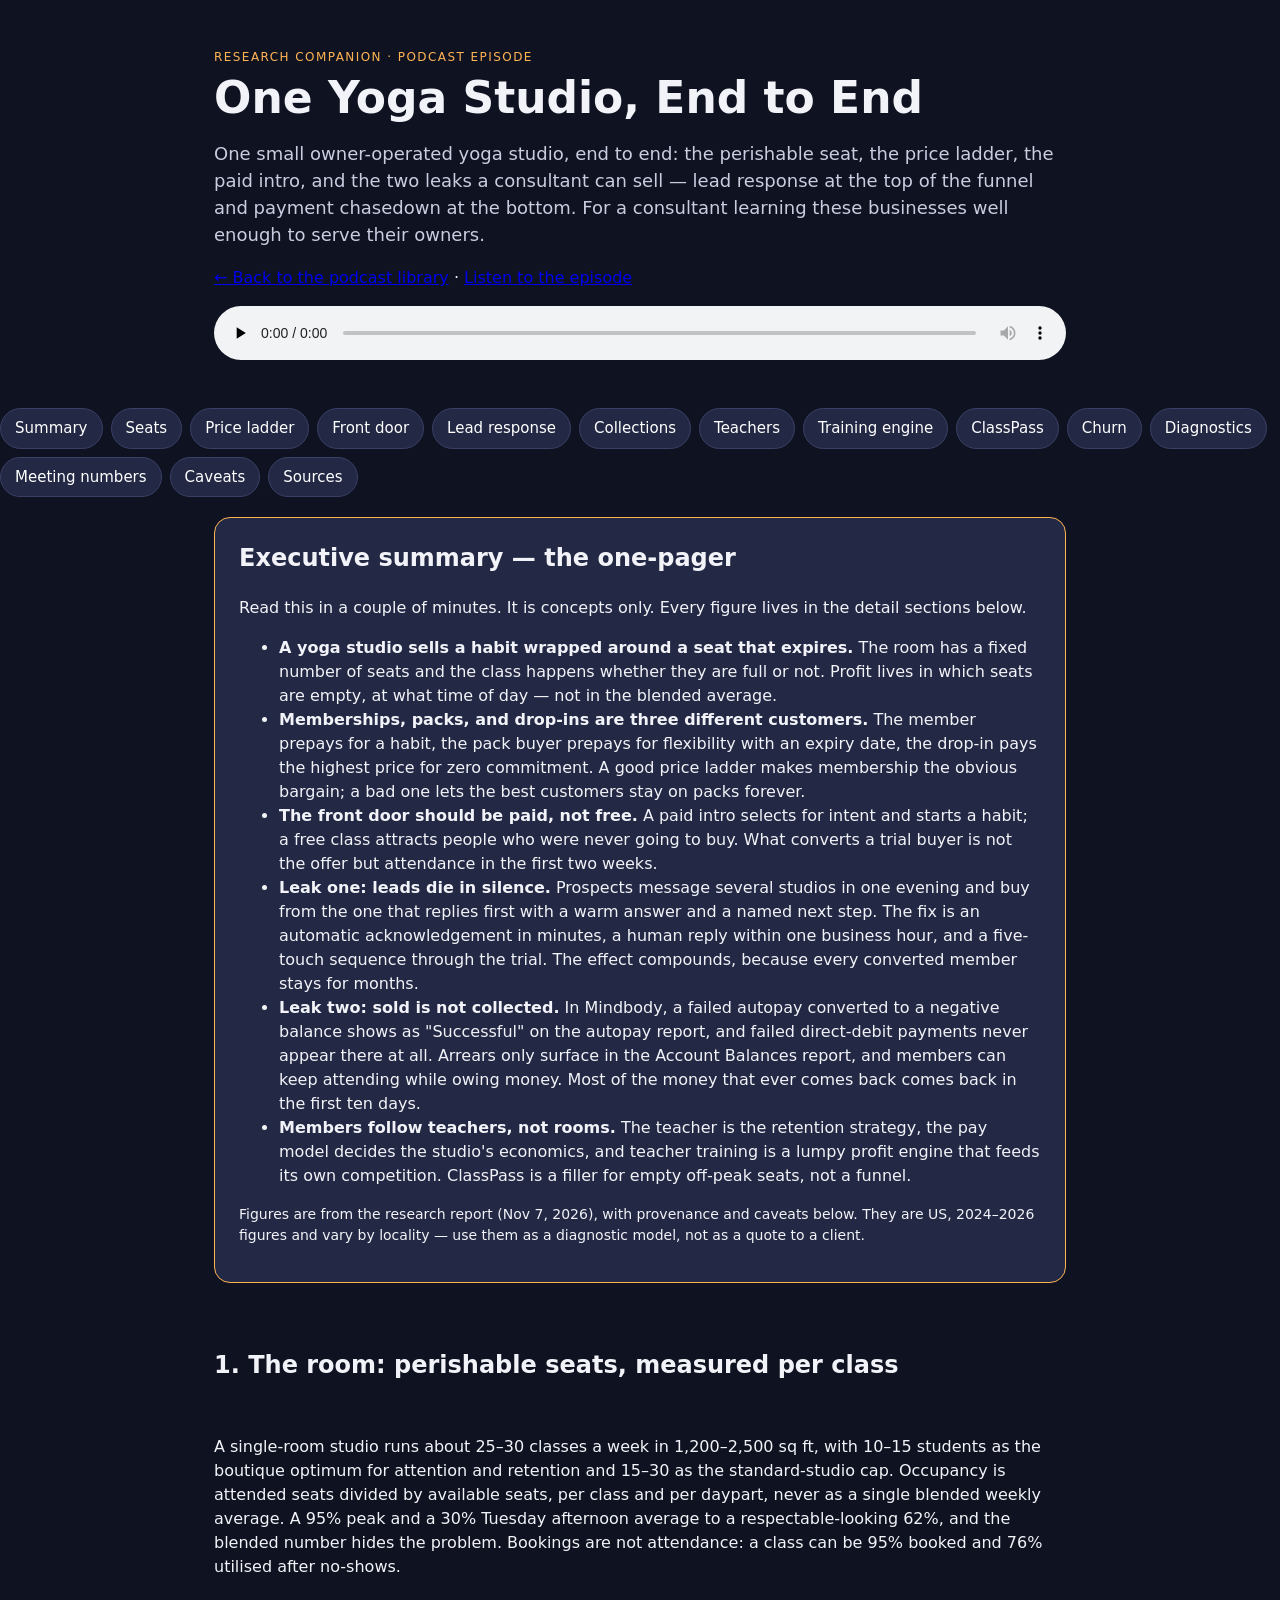
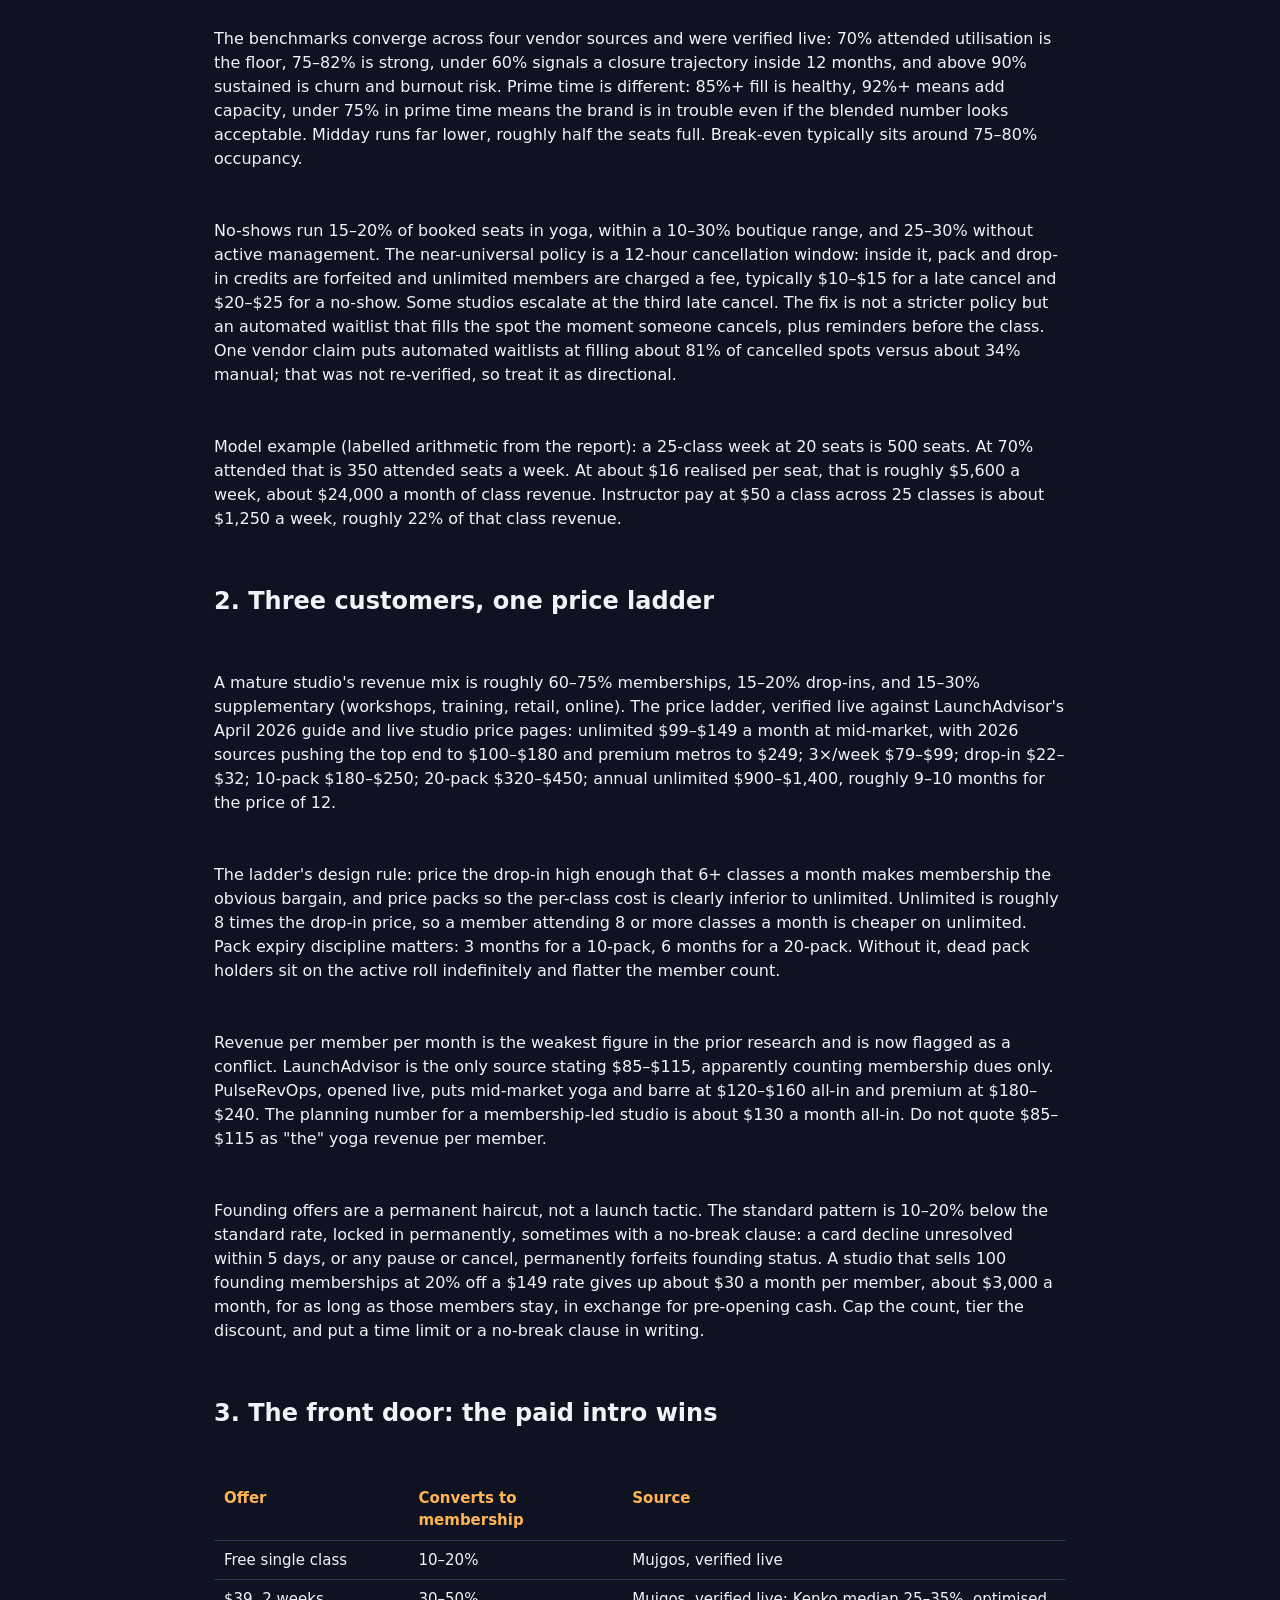
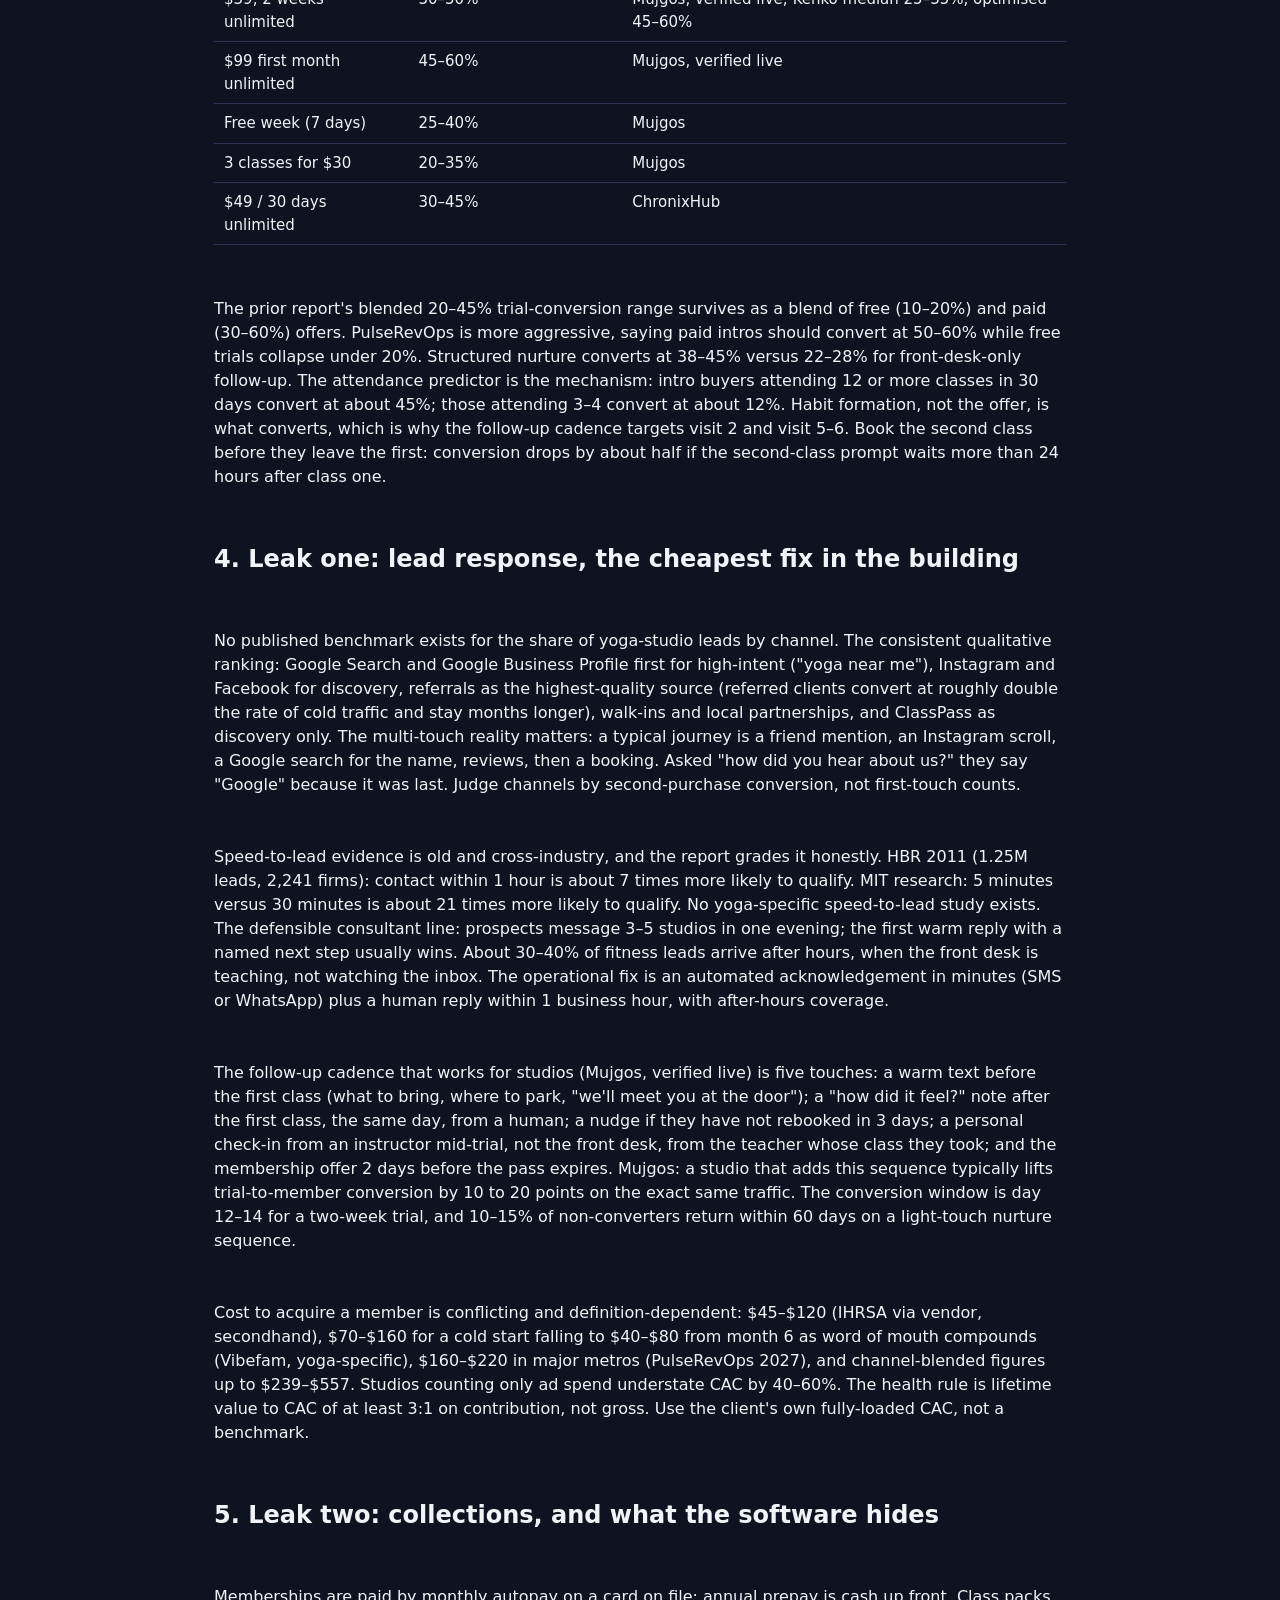
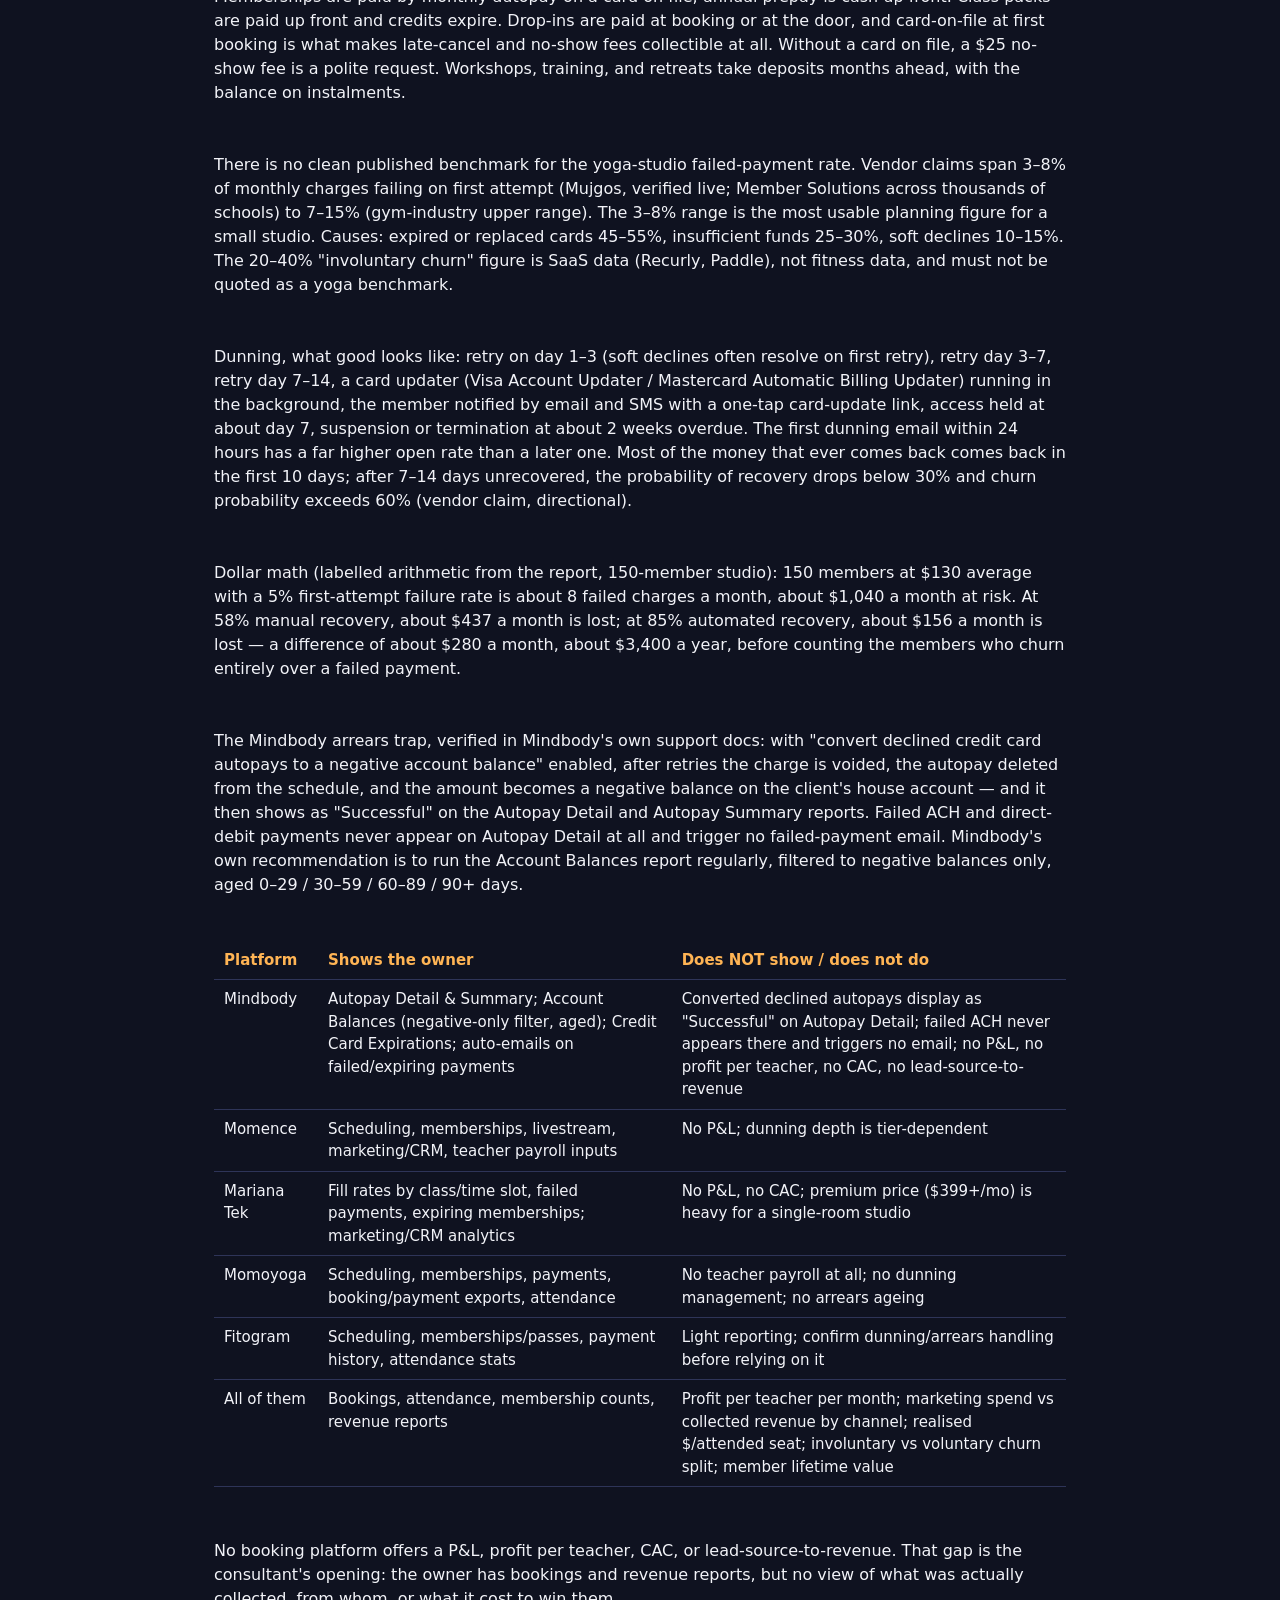
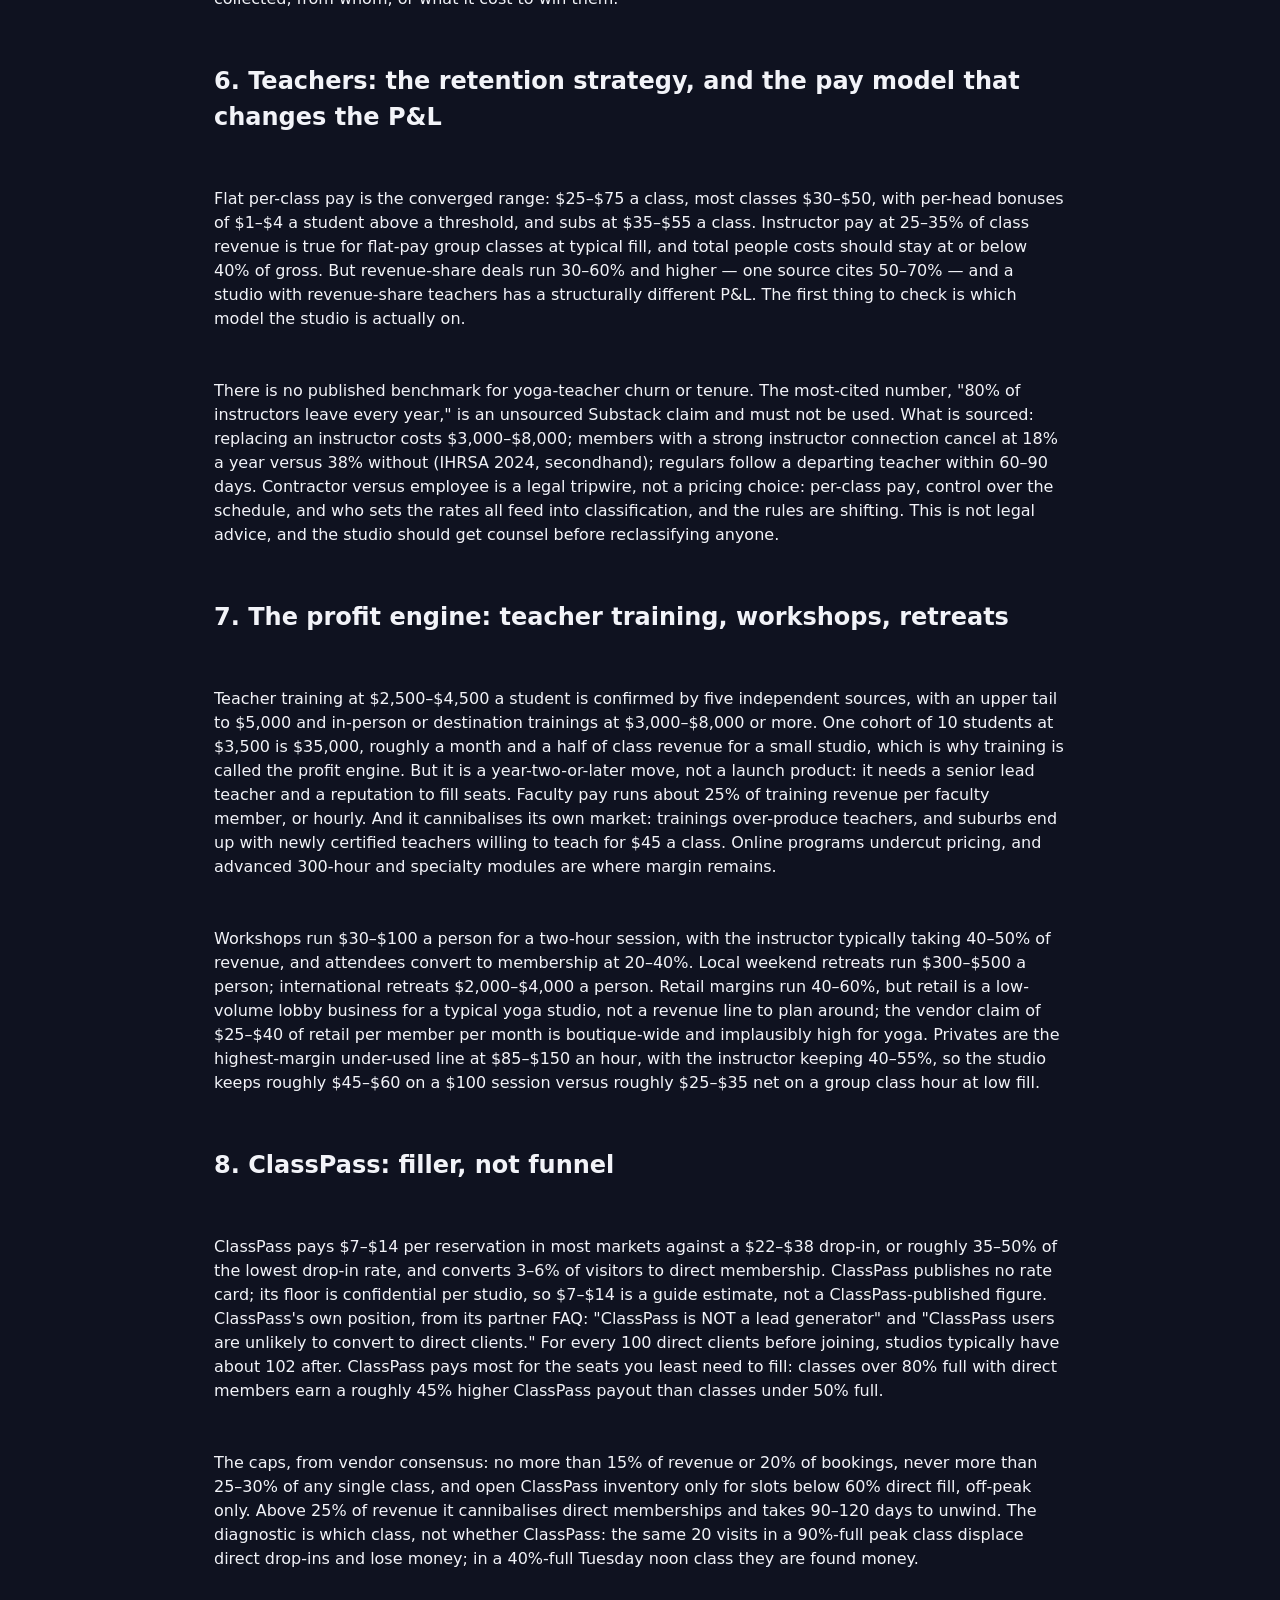
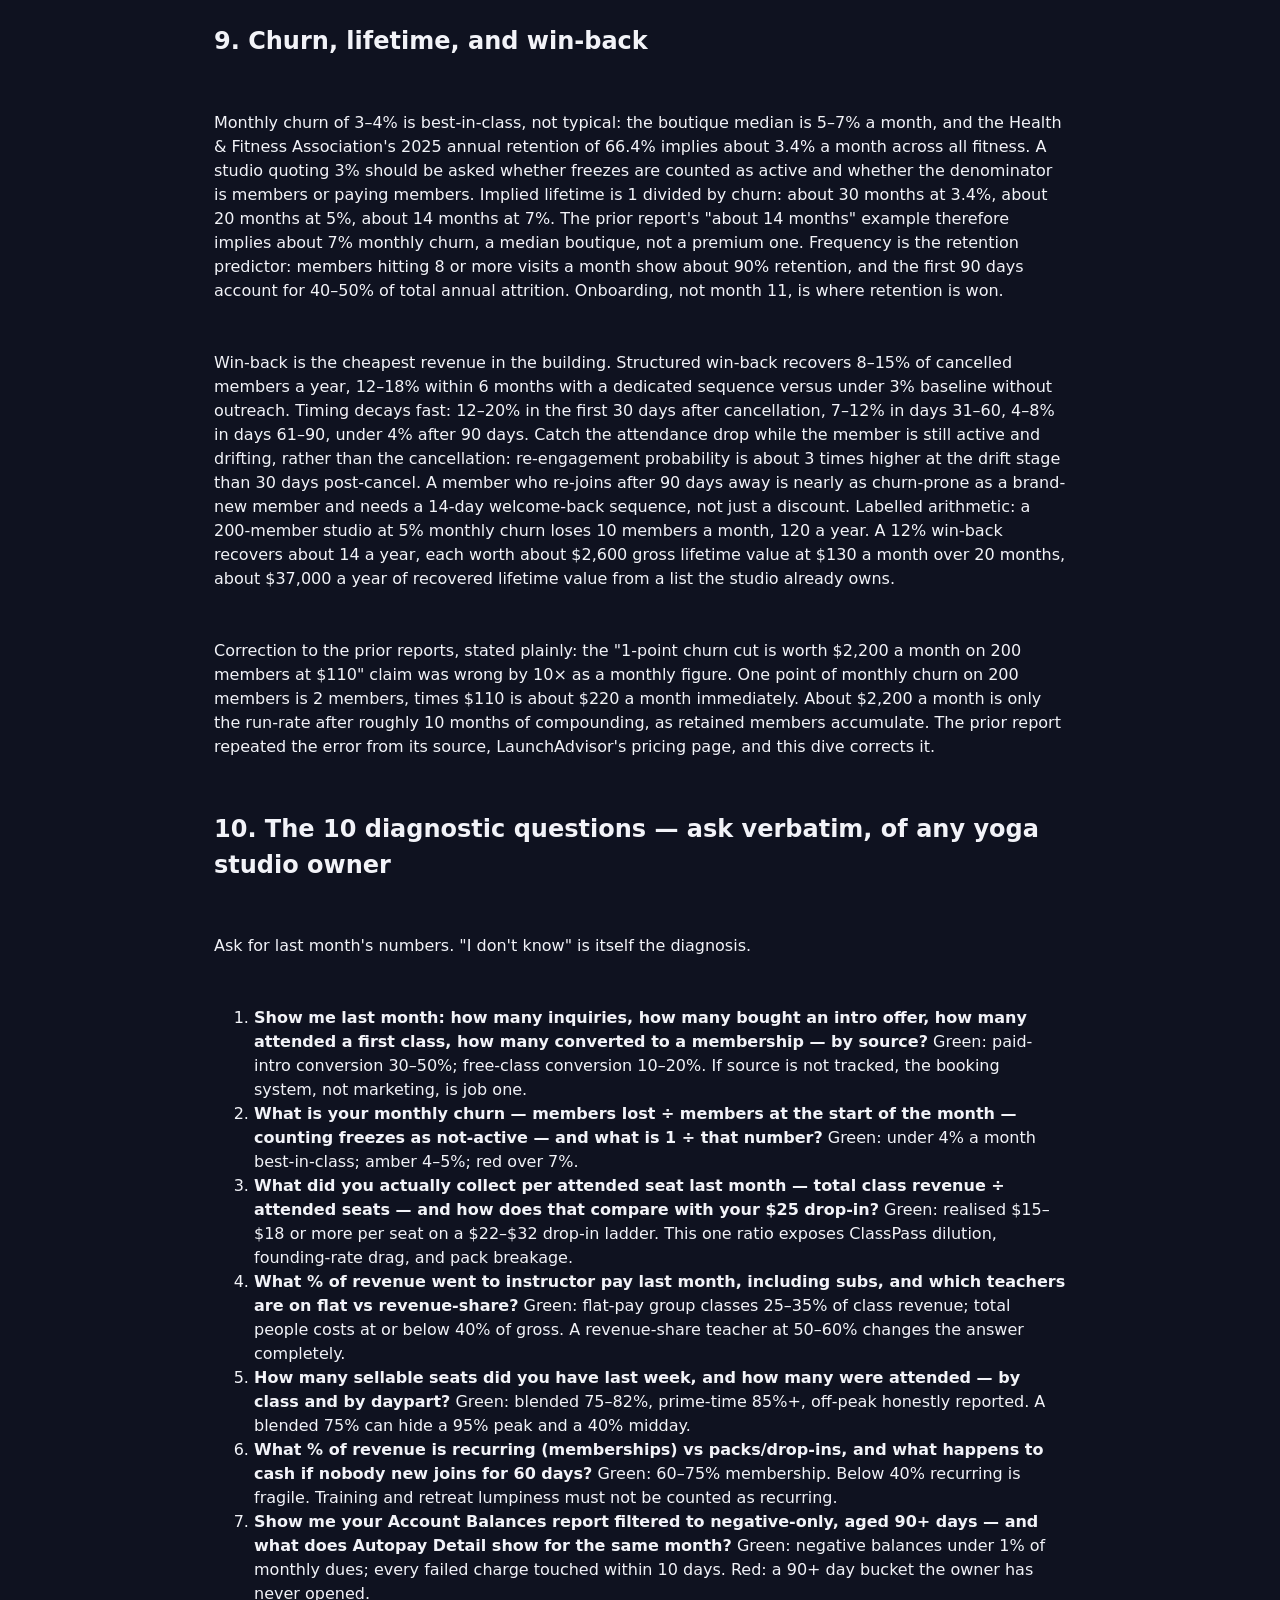
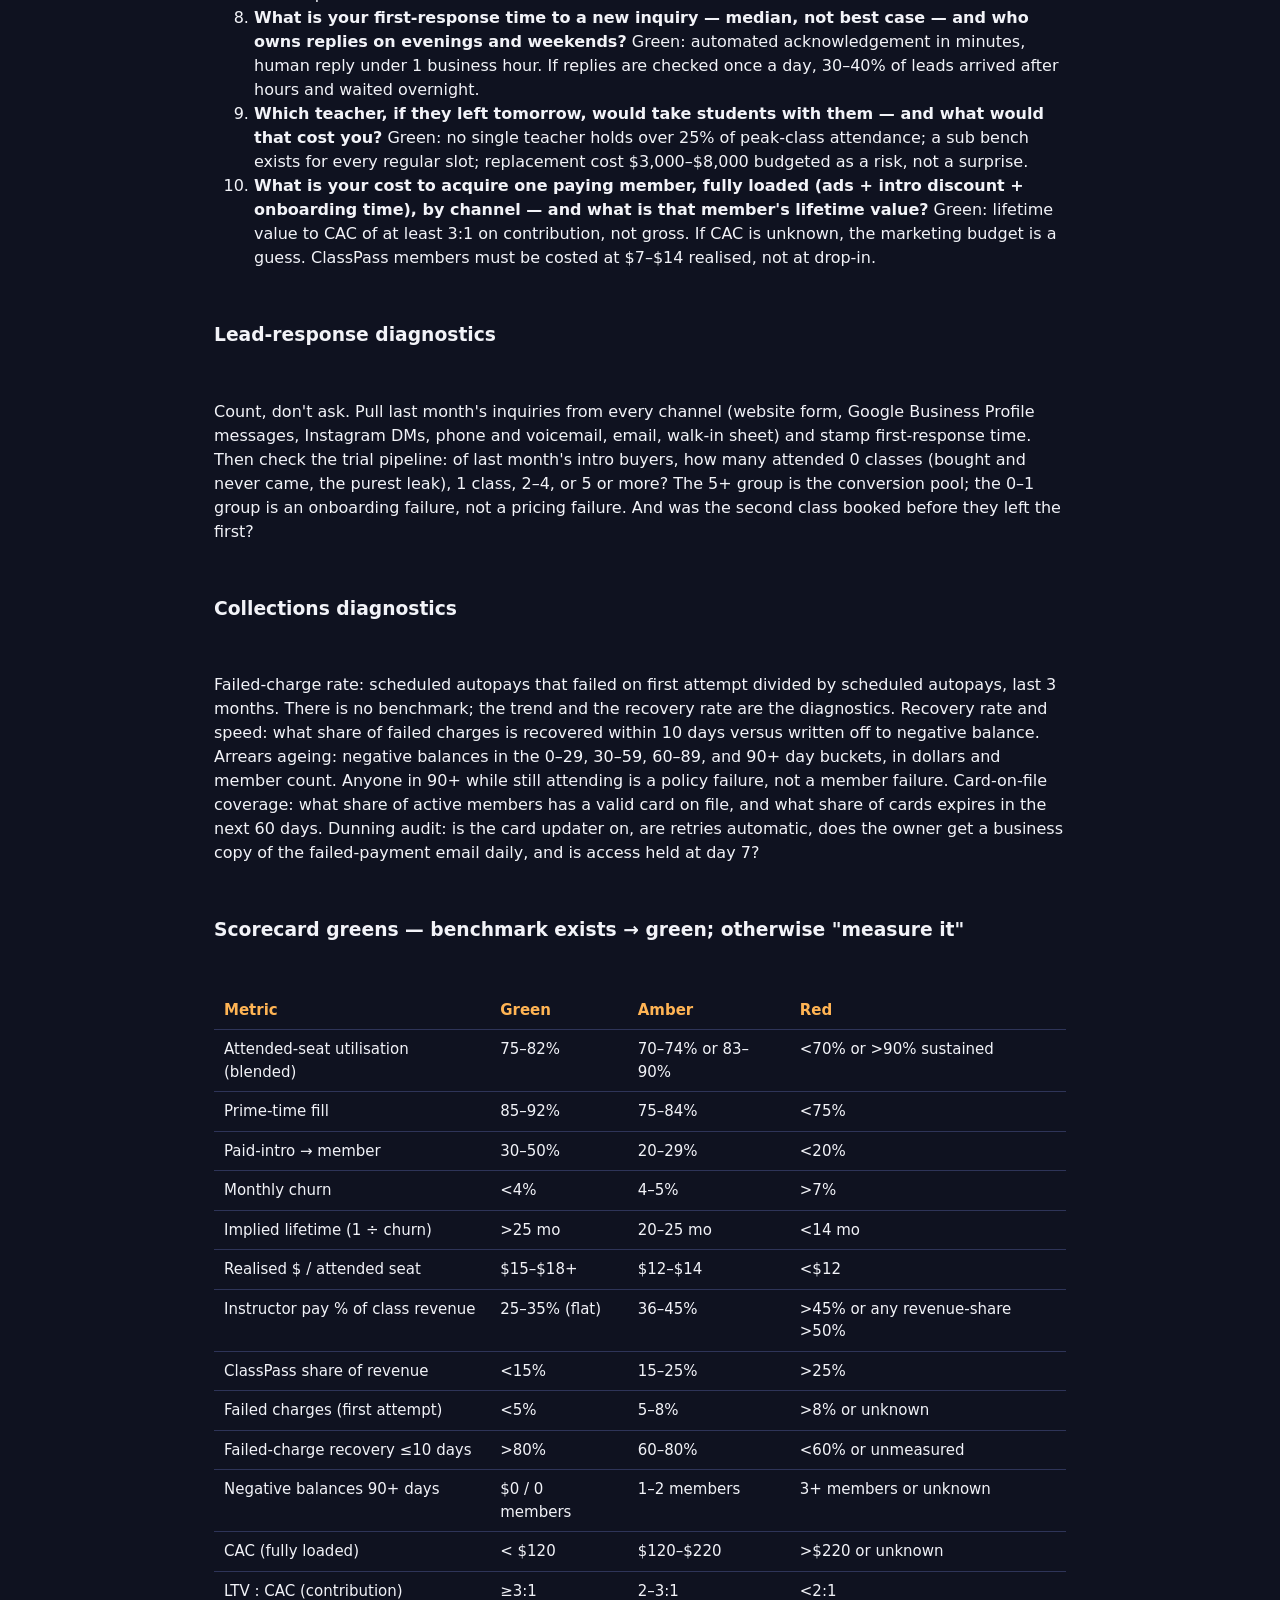
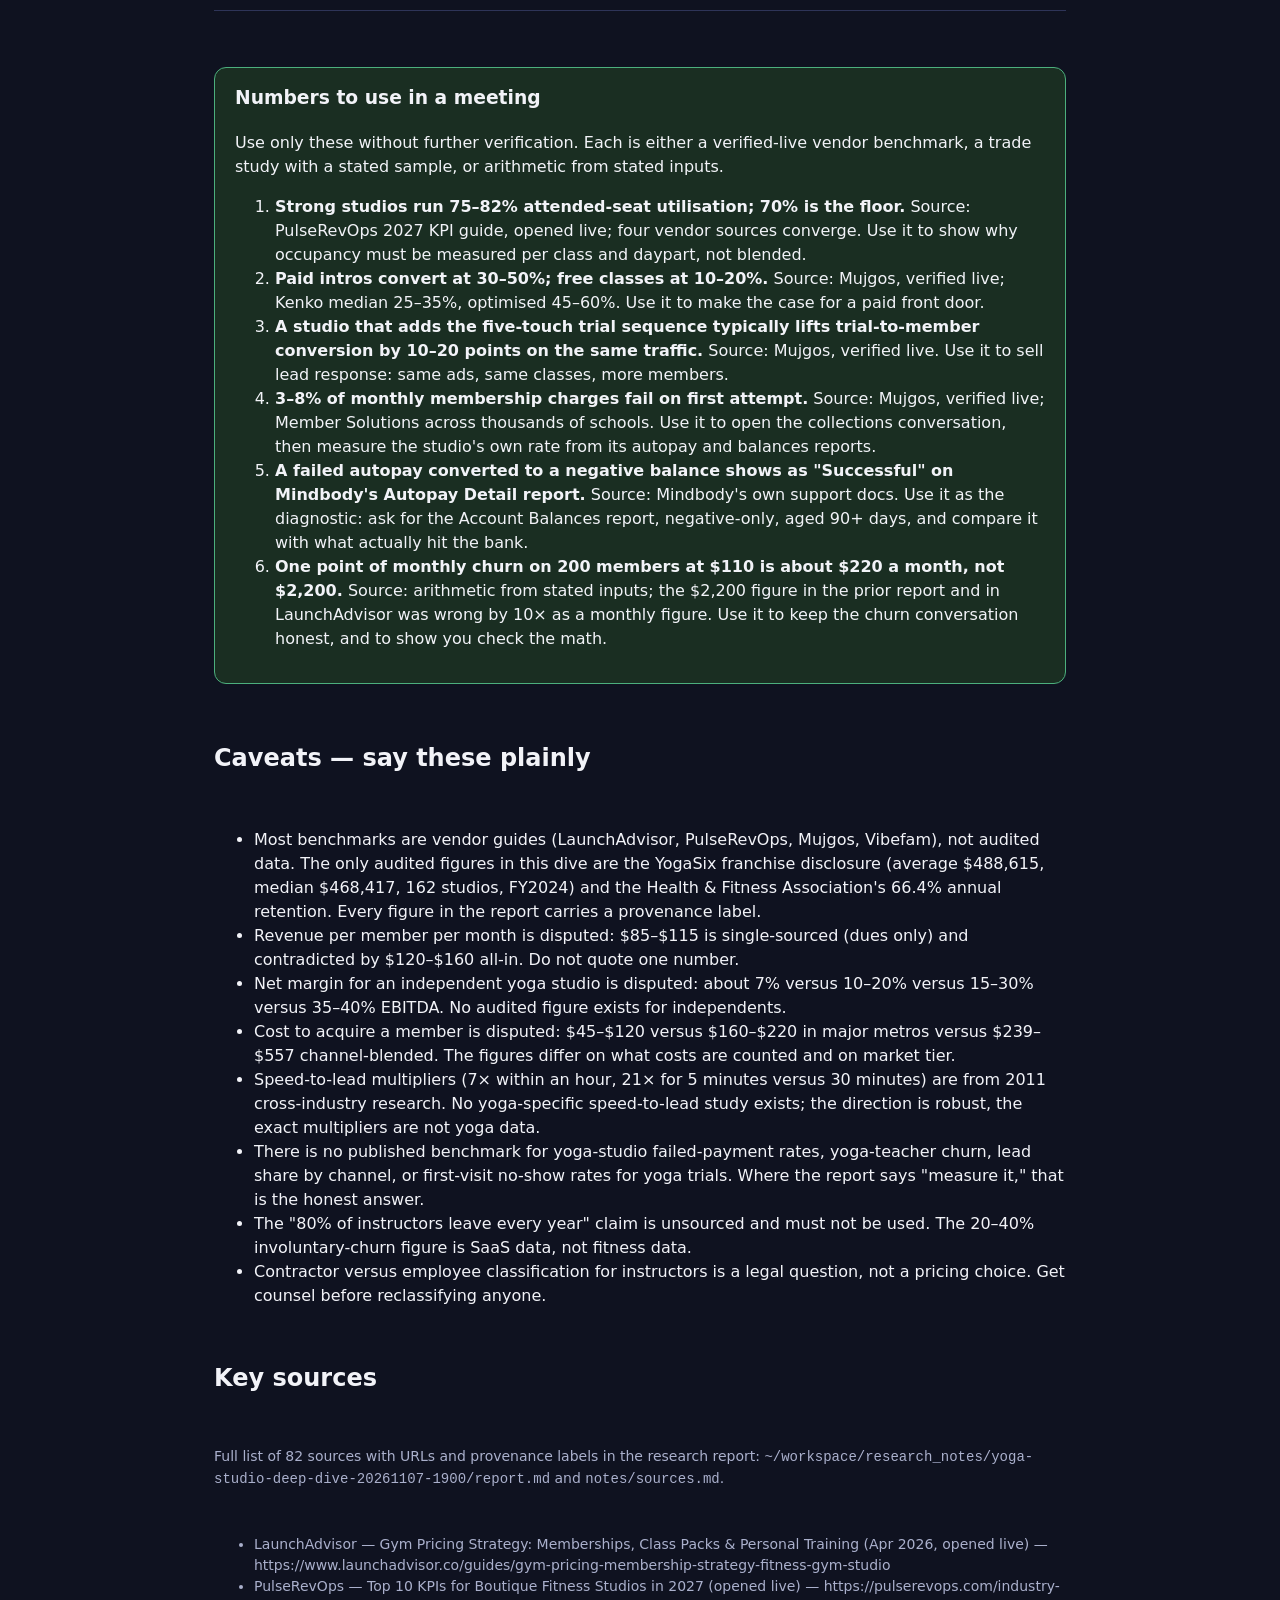
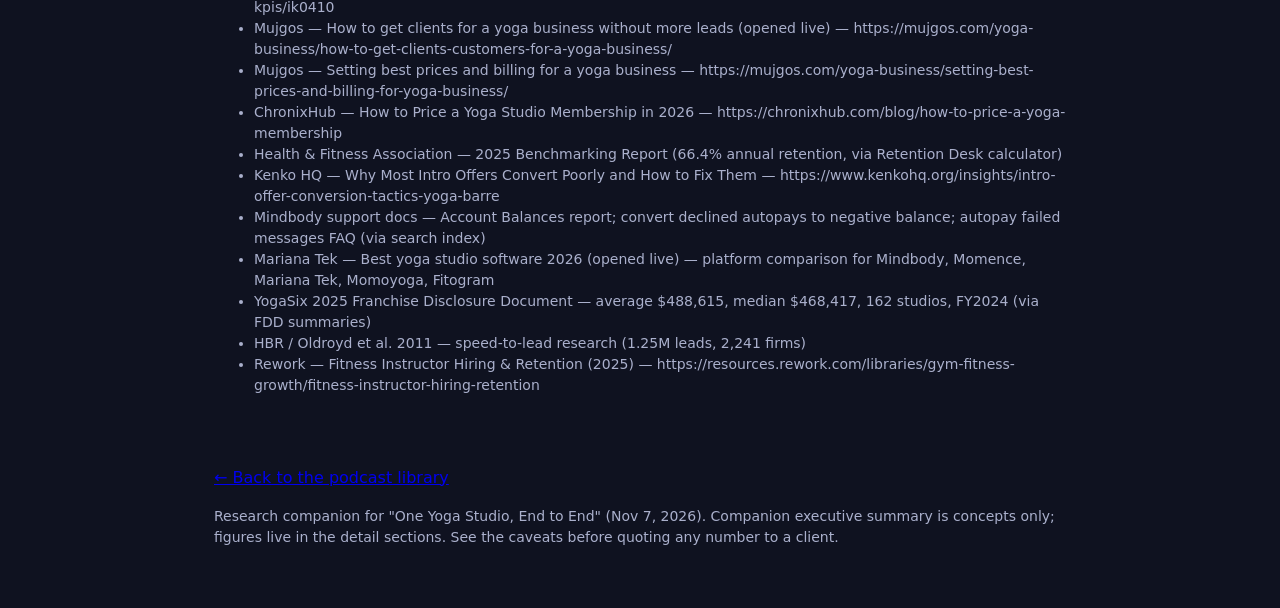
<file: research/yoga-studio.html>
<!DOCTYPE html>
<html lang="en">
<head>
<meta charset="utf-8">
<meta name="viewport" content="width=device-width, initial-scale=1">
<title>Research companion — One Yoga Studio, End to End</title>
<link rel="stylesheet" href="../styles.css">
</head>
<body>
<header class="hero narrow">
  <p class="eyebrow">Research companion · Podcast episode</p>
  <h1>One Yoga Studio, End to End</h1>
  <p class="sub">One small owner-operated yoga studio, end to end: the perishable seat, the price ladder, the paid intro, and the two leaks a consultant can sell — lead response at the top of the funnel and payment chasedown at the bottom. For a consultant learning these businesses well enough to serve their owners.</p>
  <p><a href="../index.html">← Back to the podcast library</a> · <a href="../episodes/yoga-studio.mp3">Listen to the episode</a></p>
  <audio controls preload="none" src="../episodes/yoga-studio.mp3"></audio>
</header>

<nav class="toc" aria-label="Contents">
  <a href="#summary">Summary</a>
  <a href="#seats">Seats</a>
  <a href="#ladder">Price ladder</a>
  <a href="#front-door">Front door</a>
  <a href="#lead-response">Lead response</a>
  <a href="#collections">Collections</a>
  <a href="#teachers">Teachers</a>
  <a href="#training">Training engine</a>
  <a href="#classpass">ClassPass</a>
  <a href="#churn">Churn</a>
  <a href="#diagnostics">Diagnostics</a>
  <a href="#meeting-numbers">Meeting numbers</a>
  <a href="#caveats">Caveats</a>
  <a href="#sources">Sources</a>
</nav>

<main class="narrow">
<section class="summary">
  <h2 id="summary">Executive summary — the one-pager</h2>
  <p>Read this in a couple of minutes. It is concepts only. Every figure lives in the detail sections below.</p>
  <ul>
    <li><strong>A yoga studio sells a habit wrapped around a seat that expires.</strong> The room has a fixed number of seats and the class happens whether they are full or not. Profit lives in which seats are empty, at what time of day — not in the blended average.</li>
    <li><strong>Memberships, packs, and drop-ins are three different customers.</strong> The member prepays for a habit, the pack buyer prepays for flexibility with an expiry date, the drop-in pays the highest price for zero commitment. A good price ladder makes membership the obvious bargain; a bad one lets the best customers stay on packs forever.</li>
    <li><strong>The front door should be paid, not free.</strong> A paid intro selects for intent and starts a habit; a free class attracts people who were never going to buy. What converts a trial buyer is not the offer but attendance in the first two weeks.</li>
    <li><strong>Leak one: leads die in silence.</strong> Prospects message several studios in one evening and buy from the one that replies first with a warm answer and a named next step. The fix is an automatic acknowledgement in minutes, a human reply within one business hour, and a five-touch sequence through the trial. The effect compounds, because every converted member stays for months.</li>
    <li><strong>Leak two: sold is not collected.</strong> In Mindbody, a failed autopay converted to a negative balance shows as "Successful" on the autopay report, and failed direct-debit payments never appear there at all. Arrears only surface in the Account Balances report, and members can keep attending while owing money. Most of the money that ever comes back comes back in the first ten days.</li>
    <li><strong>Members follow teachers, not rooms.</strong> The teacher is the retention strategy, the pay model decides the studio's economics, and teacher training is a lumpy profit engine that feeds its own competition. ClassPass is a filler for empty off-peak seats, not a funnel.</li>
  </ul>
  <p class="note">Figures are from the research report (Nov 7, 2026), with provenance and caveats below. They are US, 2024–2026 figures and vary by locality — use them as a diagnostic model, not as a quote to a client.</p>
</section>

<h2 id="seats">1. The room: perishable seats, measured per class</h2>
<p>A single-room studio runs about 25–30 classes a week in 1,200–2,500 sq ft, with 10–15 students as the boutique optimum for attention and retention and 15–30 as the standard-studio cap. Occupancy is attended seats divided by available seats, per class and per daypart, never as a single blended weekly average. A 95% peak and a 30% Tuesday afternoon average to a respectable-looking 62%, and the blended number hides the problem. Bookings are not attendance: a class can be 95% booked and 76% utilised after no-shows.</p>
<p>The benchmarks converge across four vendor sources and were verified live: 70% attended utilisation is the floor, 75–82% is strong, under 60% signals a closure trajectory inside 12 months, and above 90% sustained is churn and burnout risk. Prime time is different: 85%+ fill is healthy, 92%+ means add capacity, under 75% in prime time means the brand is in trouble even if the blended number looks acceptable. Midday runs far lower, roughly half the seats full. Break-even typically sits around 75–80% occupancy.</p>
<p>No-shows run 15–20% of booked seats in yoga, within a 10–30% boutique range, and 25–30% without active management. The near-universal policy is a 12-hour cancellation window: inside it, pack and drop-in credits are forfeited and unlimited members are charged a fee, typically $10–$15 for a late cancel and $20–$25 for a no-show. Some studios escalate at the third late cancel. The fix is not a stricter policy but an automated waitlist that fills the spot the moment someone cancels, plus reminders before the class. One vendor claim puts automated waitlists at filling about 81% of cancelled spots versus about 34% manual; that was not re-verified, so treat it as directional.</p>
<p>Model example (labelled arithmetic from the report): a 25-class week at 20 seats is 500 seats. At 70% attended that is 350 attended seats a week. At about $16 realised per seat, that is roughly $5,600 a week, about $24,000 a month of class revenue. Instructor pay at $50 a class across 25 classes is about $1,250 a week, roughly 22% of that class revenue.</p>

<h2 id="ladder">2. Three customers, one price ladder</h2>
<p>A mature studio's revenue mix is roughly 60–75% memberships, 15–20% drop-ins, and 15–30% supplementary (workshops, training, retail, online). The price ladder, verified live against LaunchAdvisor's April 2026 guide and live studio price pages: unlimited $99–$149 a month at mid-market, with 2026 sources pushing the top end to $100–$180 and premium metros to $249; 3×/week $79–$99; drop-in $22–$32; 10-pack $180–$250; 20-pack $320–$450; annual unlimited $900–$1,400, roughly 9–10 months for the price of 12.</p>
<p>The ladder's design rule: price the drop-in high enough that 6+ classes a month makes membership the obvious bargain, and price packs so the per-class cost is clearly inferior to unlimited. Unlimited is roughly 8 times the drop-in price, so a member attending 8 or more classes a month is cheaper on unlimited. Pack expiry discipline matters: 3 months for a 10-pack, 6 months for a 20-pack. Without it, dead pack holders sit on the active roll indefinitely and flatter the member count.</p>
<p>Revenue per member per month is the weakest figure in the prior research and is now flagged as a conflict. LaunchAdvisor is the only source stating $85–$115, apparently counting membership dues only. PulseRevOps, opened live, puts mid-market yoga and barre at $120–$160 all-in and premium at $180–$240. The planning number for a membership-led studio is about $130 a month all-in. Do not quote $85–$115 as "the" yoga revenue per member.</p>
<p>Founding offers are a permanent haircut, not a launch tactic. The standard pattern is 10–20% below the standard rate, locked in permanently, sometimes with a no-break clause: a card decline unresolved within 5 days, or any pause or cancel, permanently forfeits founding status. A studio that sells 100 founding memberships at 20% off a $149 rate gives up about $30 a month per member, about $3,000 a month, for as long as those members stay, in exchange for pre-opening cash. Cap the count, tier the discount, and put a time limit or a no-break clause in writing.</p>

<h2 id="front-door">3. The front door: the paid intro wins</h2>
<table>
<tr><th>Offer</th><th>Converts to membership</th><th>Source</th></tr>
<tr><td>Free single class</td><td>10–20%</td><td>Mujgos, verified live</td></tr>
<tr><td>$39, 2 weeks unlimited</td><td>30–50%</td><td>Mujgos, verified live; Kenko median 25–35%, optimised 45–60%</td></tr>
<tr><td>$99 first month unlimited</td><td>45–60%</td><td>Mujgos, verified live</td></tr>
<tr><td>Free week (7 days)</td><td>25–40%</td><td>Mujgos</td></tr>
<tr><td>3 classes for $30</td><td>20–35%</td><td>Mujgos</td></tr>
<tr><td>$49 / 30 days unlimited</td><td>30–45%</td><td>ChronixHub</td></tr>
</table>
<p>The prior report's blended 20–45% trial-conversion range survives as a blend of free (10–20%) and paid (30–60%) offers. PulseRevOps is more aggressive, saying paid intros should convert at 50–60% while free trials collapse under 20%. Structured nurture converts at 38–45% versus 22–28% for front-desk-only follow-up. The attendance predictor is the mechanism: intro buyers attending 12 or more classes in 30 days convert at about 45%; those attending 3–4 convert at about 12%. Habit formation, not the offer, is what converts, which is why the follow-up cadence targets visit 2 and visit 5–6. Book the second class before they leave the first: conversion drops by about half if the second-class prompt waits more than 24 hours after class one.</p>

<h2 id="lead-response">4. Leak one: lead response, the cheapest fix in the building</h2>
<p>No published benchmark exists for the share of yoga-studio leads by channel. The consistent qualitative ranking: Google Search and Google Business Profile first for high-intent ("yoga near me"), Instagram and Facebook for discovery, referrals as the highest-quality source (referred clients convert at roughly double the rate of cold traffic and stay months longer), walk-ins and local partnerships, and ClassPass as discovery only. The multi-touch reality matters: a typical journey is a friend mention, an Instagram scroll, a Google search for the name, reviews, then a booking. Asked "how did you hear about us?" they say "Google" because it was last. Judge channels by second-purchase conversion, not first-touch counts.</p>
<p>Speed-to-lead evidence is old and cross-industry, and the report grades it honestly. HBR 2011 (1.25M leads, 2,241 firms): contact within 1 hour is about 7 times more likely to qualify. MIT research: 5 minutes versus 30 minutes is about 21 times more likely to qualify. No yoga-specific speed-to-lead study exists. The defensible consultant line: prospects message 3–5 studios in one evening; the first warm reply with a named next step usually wins. About 30–40% of fitness leads arrive after hours, when the front desk is teaching, not watching the inbox. The operational fix is an automated acknowledgement in minutes (SMS or WhatsApp) plus a human reply within 1 business hour, with after-hours coverage.</p>
<p>The follow-up cadence that works for studios (Mujgos, verified live) is five touches: a warm text before the first class (what to bring, where to park, "we'll meet you at the door"); a "how did it feel?" note after the first class, the same day, from a human; a nudge if they have not rebooked in 3 days; a personal check-in from an instructor mid-trial, not the front desk, from the teacher whose class they took; and the membership offer 2 days before the pass expires. Mujgos: a studio that adds this sequence typically lifts trial-to-member conversion by 10 to 20 points on the exact same traffic. The conversion window is day 12–14 for a two-week trial, and 10–15% of non-converters return within 60 days on a light-touch nurture sequence.</p>
<p>Cost to acquire a member is conflicting and definition-dependent: $45–$120 (IHRSA via vendor, secondhand), $70–$160 for a cold start falling to $40–$80 from month 6 as word of mouth compounds (Vibefam, yoga-specific), $160–$220 in major metros (PulseRevOps 2027), and channel-blended figures up to $239–$557. Studios counting only ad spend understate CAC by 40–60%. The health rule is lifetime value to CAC of at least 3:1 on contribution, not gross. Use the client's own fully-loaded CAC, not a benchmark.</p>

<h2 id="collections">5. Leak two: collections, and what the software hides</h2>
<p>Memberships are paid by monthly autopay on a card on file; annual prepay is cash up front. Class packs are paid up front and credits expire. Drop-ins are paid at booking or at the door, and card-on-file at first booking is what makes late-cancel and no-show fees collectible at all. Without a card on file, a $25 no-show fee is a polite request. Workshops, training, and retreats take deposits months ahead, with the balance on instalments.</p>
<p>There is no clean published benchmark for the yoga-studio failed-payment rate. Vendor claims span 3–8% of monthly charges failing on first attempt (Mujgos, verified live; Member Solutions across thousands of schools) to 7–15% (gym-industry upper range). The 3–8% range is the most usable planning figure for a small studio. Causes: expired or replaced cards 45–55%, insufficient funds 25–30%, soft declines 10–15%. The 20–40% "involuntary churn" figure is SaaS data (Recurly, Paddle), not fitness data, and must not be quoted as a yoga benchmark.</p>
<p>Dunning, what good looks like: retry on day 1–3 (soft declines often resolve on first retry), retry day 3–7, retry day 7–14, a card updater (Visa Account Updater / Mastercard Automatic Billing Updater) running in the background, the member notified by email and SMS with a one-tap card-update link, access held at about day 7, suspension or termination at about 2 weeks overdue. The first dunning email within 24 hours has a far higher open rate than a later one. Most of the money that ever comes back comes back in the first 10 days; after 7–14 days unrecovered, the probability of recovery drops below 30% and churn probability exceeds 60% (vendor claim, directional).</p>
<p>Dollar math (labelled arithmetic from the report, 150-member studio): 150 members at $130 average with a 5% first-attempt failure rate is about 8 failed charges a month, about $1,040 a month at risk. At 58% manual recovery, about $437 a month is lost; at 85% automated recovery, about $156 a month is lost — a difference of about $280 a month, about $3,400 a year, before counting the members who churn entirely over a failed payment.</p>
<p>The Mindbody arrears trap, verified in Mindbody's own support docs: with "convert declined credit card autopays to a negative account balance" enabled, after retries the charge is voided, the autopay deleted from the schedule, and the amount becomes a negative balance on the client's house account — and it then shows as "Successful" on the Autopay Detail and Autopay Summary reports. Failed ACH and direct-debit payments never appear on Autopay Detail at all and trigger no failed-payment email. Mindbody's own recommendation is to run the Account Balances report regularly, filtered to negative balances only, aged 0–29 / 30–59 / 60–89 / 90+ days.</p>
<table>
<tr><th>Platform</th><th>Shows the owner</th><th>Does NOT show / does not do</th></tr>
<tr><td>Mindbody</td><td>Autopay Detail &amp; Summary; Account Balances (negative-only filter, aged); Credit Card Expirations; auto-emails on failed/expiring payments</td><td>Converted declined autopays display as "Successful" on Autopay Detail; failed ACH never appears there and triggers no email; no P&amp;L, no profit per teacher, no CAC, no lead-source-to-revenue</td></tr>
<tr><td>Momence</td><td>Scheduling, memberships, livestream, marketing/CRM, teacher payroll inputs</td><td>No P&amp;L; dunning depth is tier-dependent</td></tr>
<tr><td>Mariana Tek</td><td>Fill rates by class/time slot, failed payments, expiring memberships; marketing/CRM analytics</td><td>No P&amp;L, no CAC; premium price ($399+/mo) is heavy for a single-room studio</td></tr>
<tr><td>Momoyoga</td><td>Scheduling, memberships, payments, booking/payment exports, attendance</td><td>No teacher payroll at all; no dunning management; no arrears ageing</td></tr>
<tr><td>Fitogram</td><td>Scheduling, memberships/passes, payment history, attendance stats</td><td>Light reporting; confirm dunning/arrears handling before relying on it</td></tr>
<tr><td>All of them</td><td>Bookings, attendance, membership counts, revenue reports</td><td>Profit per teacher per month; marketing spend vs collected revenue by channel; realised $/attended seat; involuntary vs voluntary churn split; member lifetime value</td></tr>
</table>
<p>No booking platform offers a P&amp;L, profit per teacher, CAC, or lead-source-to-revenue. That gap is the consultant's opening: the owner has bookings and revenue reports, but no view of what was actually collected, from whom, or what it cost to win them.</p>

<h2 id="teachers">6. Teachers: the retention strategy, and the pay model that changes the P&amp;L</h2>
<p>Flat per-class pay is the converged range: $25–$75 a class, most classes $30–$50, with per-head bonuses of $1–$4 a student above a threshold, and subs at $35–$55 a class. Instructor pay at 25–35% of class revenue is true for flat-pay group classes at typical fill, and total people costs should stay at or below 40% of gross. But revenue-share deals run 30–60% and higher — one source cites 50–70% — and a studio with revenue-share teachers has a structurally different P&amp;L. The first thing to check is which model the studio is actually on.</p>
<p>There is no published benchmark for yoga-teacher churn or tenure. The most-cited number, "80% of instructors leave every year," is an unsourced Substack claim and must not be used. What is sourced: replacing an instructor costs $3,000–$8,000; members with a strong instructor connection cancel at 18% a year versus 38% without (IHRSA 2024, secondhand); regulars follow a departing teacher within 60–90 days. Contractor versus employee is a legal tripwire, not a pricing choice: per-class pay, control over the schedule, and who sets the rates all feed into classification, and the rules are shifting. This is not legal advice, and the studio should get counsel before reclassifying anyone.</p>

<h2 id="training">7. The profit engine: teacher training, workshops, retreats</h2>
<p>Teacher training at $2,500–$4,500 a student is confirmed by five independent sources, with an upper tail to $5,000 and in-person or destination trainings at $3,000–$8,000 or more. One cohort of 10 students at $3,500 is $35,000, roughly a month and a half of class revenue for a small studio, which is why training is called the profit engine. But it is a year-two-or-later move, not a launch product: it needs a senior lead teacher and a reputation to fill seats. Faculty pay runs about 25% of training revenue per faculty member, or hourly. And it cannibalises its own market: trainings over-produce teachers, and suburbs end up with newly certified teachers willing to teach for $45 a class. Online programs undercut pricing, and advanced 300-hour and specialty modules are where margin remains.</p>
<p>Workshops run $30–$100 a person for a two-hour session, with the instructor typically taking 40–50% of revenue, and attendees convert to membership at 20–40%. Local weekend retreats run $300–$500 a person; international retreats $2,000–$4,000 a person. Retail margins run 40–60%, but retail is a low-volume lobby business for a typical yoga studio, not a revenue line to plan around; the vendor claim of $25–$40 of retail per member per month is boutique-wide and implausibly high for yoga. Privates are the highest-margin under-used line at $85–$150 an hour, with the instructor keeping 40–55%, so the studio keeps roughly $45–$60 on a $100 session versus roughly $25–$35 net on a group class hour at low fill.</p>

<h2 id="classpass">8. ClassPass: filler, not funnel</h2>
<p>ClassPass pays $7–$14 per reservation in most markets against a $22–$38 drop-in, or roughly 35–50% of the lowest drop-in rate, and converts 3–6% of visitors to direct membership. ClassPass publishes no rate card; its floor is confidential per studio, so $7–$14 is a guide estimate, not a ClassPass-published figure. ClassPass's own position, from its partner FAQ: "ClassPass is NOT a lead generator" and "ClassPass users are unlikely to convert to direct clients." For every 100 direct clients before joining, studios typically have about 102 after. ClassPass pays most for the seats you least need to fill: classes over 80% full with direct members earn a roughly 45% higher ClassPass payout than classes under 50% full.</p>
<p>The caps, from vendor consensus: no more than 15% of revenue or 20% of bookings, never more than 25–30% of any single class, and open ClassPass inventory only for slots below 60% direct fill, off-peak only. Above 25% of revenue it cannibalises direct memberships and takes 90–120 days to unwind. The diagnostic is which class, not whether ClassPass: the same 20 visits in a 90%-full peak class displace direct drop-ins and lose money; in a 40%-full Tuesday noon class they are found money.</p>

<h2 id="churn">9. Churn, lifetime, and win-back</h2>
<p>Monthly churn of 3–4% is best-in-class, not typical: the boutique median is 5–7% a month, and the Health &amp; Fitness Association's 2025 annual retention of 66.4% implies about 3.4% a month across all fitness. A studio quoting 3% should be asked whether freezes are counted as active and whether the denominator is members or paying members. Implied lifetime is 1 divided by churn: about 30 months at 3.4%, about 20 months at 5%, about 14 months at 7%. The prior report's "about 14 months" example therefore implies about 7% monthly churn, a median boutique, not a premium one. Frequency is the retention predictor: members hitting 8 or more visits a month show about 90% retention, and the first 90 days account for 40–50% of total annual attrition. Onboarding, not month 11, is where retention is won.</p>
<p>Win-back is the cheapest revenue in the building. Structured win-back recovers 8–15% of cancelled members a year, 12–18% within 6 months with a dedicated sequence versus under 3% baseline without outreach. Timing decays fast: 12–20% in the first 30 days after cancellation, 7–12% in days 31–60, 4–8% in days 61–90, under 4% after 90 days. Catch the attendance drop while the member is still active and drifting, rather than the cancellation: re-engagement probability is about 3 times higher at the drift stage than 30 days post-cancel. A member who re-joins after 90 days away is nearly as churn-prone as a brand-new member and needs a 14-day welcome-back sequence, not just a discount. Labelled arithmetic: a 200-member studio at 5% monthly churn loses 10 members a month, 120 a year. A 12% win-back recovers about 14 a year, each worth about $2,600 gross lifetime value at $130 a month over 20 months, about $37,000 a year of recovered lifetime value from a list the studio already owns.</p>
<p>Correction to the prior reports, stated plainly: the "1-point churn cut is worth $2,200 a month on 200 members at $110" claim was wrong by 10× as a monthly figure. One point of monthly churn on 200 members is 2 members, times $110 is about $220 a month immediately. About $2,200 a month is only the run-rate after roughly 10 months of compounding, as retained members accumulate. The prior report repeated the error from its source, LaunchAdvisor's pricing page, and this dive corrects it.</p>

<h2 id="diagnostics">10. The 10 diagnostic questions — ask verbatim, of any yoga studio owner</h2>
<p>Ask for last month's numbers. "I don't know" is itself the diagnosis.</p>
<ol>
<li><strong>Show me last month: how many inquiries, how many bought an intro offer, how many attended a first class, how many converted to a membership — by source?</strong> Green: paid-intro conversion 30–50%; free-class conversion 10–20%. If source is not tracked, the booking system, not marketing, is job one.</li>
<li><strong>What is your monthly churn — members lost ÷ members at the start of the month — counting freezes as not-active — and what is 1 ÷ that number?</strong> Green: under 4% a month best-in-class; amber 4–5%; red over 7%.</li>
<li><strong>What did you actually collect per attended seat last month — total class revenue ÷ attended seats — and how does that compare with your $25 drop-in?</strong> Green: realised $15–$18 or more per seat on a $22–$32 drop-in ladder. This one ratio exposes ClassPass dilution, founding-rate drag, and pack breakage.</li>
<li><strong>What % of revenue went to instructor pay last month, including subs, and which teachers are on flat vs revenue-share?</strong> Green: flat-pay group classes 25–35% of class revenue; total people costs at or below 40% of gross. A revenue-share teacher at 50–60% changes the answer completely.</li>
<li><strong>How many sellable seats did you have last week, and how many were attended — by class and by daypart?</strong> Green: blended 75–82%, prime-time 85%+, off-peak honestly reported. A blended 75% can hide a 95% peak and a 40% midday.</li>
<li><strong>What % of revenue is recurring (memberships) vs packs/drop-ins, and what happens to cash if nobody new joins for 60 days?</strong> Green: 60–75% membership. Below 40% recurring is fragile. Training and retreat lumpiness must not be counted as recurring.</li>
<li><strong>Show me your Account Balances report filtered to negative-only, aged 90+ days — and what does Autopay Detail show for the same month?</strong> Green: negative balances under 1% of monthly dues; every failed charge touched within 10 days. Red: a 90+ day bucket the owner has never opened.</li>
<li><strong>What is your first-response time to a new inquiry — median, not best case — and who owns replies on evenings and weekends?</strong> Green: automated acknowledgement in minutes, human reply under 1 business hour. If replies are checked once a day, 30–40% of leads arrived after hours and waited overnight.</li>
<li><strong>Which teacher, if they left tomorrow, would take students with them — and what would that cost you?</strong> Green: no single teacher holds over 25% of peak-class attendance; a sub bench exists for every regular slot; replacement cost $3,000–$8,000 budgeted as a risk, not a surprise.</li>
<li><strong>What is your cost to acquire one paying member, fully loaded (ads + intro discount + onboarding time), by channel — and what is that member's lifetime value?</strong> Green: lifetime value to CAC of at least 3:1 on contribution, not gross. If CAC is unknown, the marketing budget is a guess. ClassPass members must be costed at $7–$14 realised, not at drop-in.</li>
</ol>
<h3>Lead-response diagnostics</h3>
<p>Count, don't ask. Pull last month's inquiries from every channel (website form, Google Business Profile messages, Instagram DMs, phone and voicemail, email, walk-in sheet) and stamp first-response time. Then check the trial pipeline: of last month's intro buyers, how many attended 0 classes (bought and never came, the purest leak), 1 class, 2–4, or 5 or more? The 5+ group is the conversion pool; the 0–1 group is an onboarding failure, not a pricing failure. And was the second class booked before they left the first?</p>
<h3>Collections diagnostics</h3>
<p>Failed-charge rate: scheduled autopays that failed on first attempt divided by scheduled autopays, last 3 months. There is no benchmark; the trend and the recovery rate are the diagnostics. Recovery rate and speed: what share of failed charges is recovered within 10 days versus written off to negative balance. Arrears ageing: negative balances in the 0–29, 30–59, 60–89, and 90+ day buckets, in dollars and member count. Anyone in 90+ while still attending is a policy failure, not a member failure. Card-on-file coverage: what share of active members has a valid card on file, and what share of cards expires in the next 60 days. Dunning audit: is the card updater on, are retries automatic, does the owner get a business copy of the failed-payment email daily, and is access held at day 7?</p>
<h3>Scorecard greens — benchmark exists → green; otherwise "measure it"</h3>
<table>
<tr><th>Metric</th><th>Green</th><th>Amber</th><th>Red</th></tr>
<tr><td>Attended-seat utilisation (blended)</td><td>75–82%</td><td>70–74% or 83–90%</td><td>&lt;70% or &gt;90% sustained</td></tr>
<tr><td>Prime-time fill</td><td>85–92%</td><td>75–84%</td><td>&lt;75%</td></tr>
<tr><td>Paid-intro → member</td><td>30–50%</td><td>20–29%</td><td>&lt;20%</td></tr>
<tr><td>Monthly churn</td><td>&lt;4%</td><td>4–5%</td><td>&gt;7%</td></tr>
<tr><td>Implied lifetime (1 ÷ churn)</td><td>&gt;25 mo</td><td>20–25 mo</td><td>&lt;14 mo</td></tr>
<tr><td>Realised $ / attended seat</td><td>$15–$18+</td><td>$12–$14</td><td>&lt;$12</td></tr>
<tr><td>Instructor pay % of class revenue</td><td>25–35% (flat)</td><td>36–45%</td><td>&gt;45% or any revenue-share &gt;50%</td></tr>
<tr><td>ClassPass share of revenue</td><td>&lt;15%</td><td>15–25%</td><td>&gt;25%</td></tr>
<tr><td>Failed charges (first attempt)</td><td>&lt;5%</td><td>5–8%</td><td>&gt;8% or unknown</td></tr>
<tr><td>Failed-charge recovery ≤10 days</td><td>&gt;80%</td><td>60–80%</td><td>&lt;60% or unmeasured</td></tr>
<tr><td>Negative balances 90+ days</td><td>$0 / 0 members</td><td>1–2 members</td><td>3+ members or unknown</td></tr>
<tr><td>CAC (fully loaded)</td><td>&lt; $120</td><td>$120–$220</td><td>&gt;$220 or unknown</td></tr>
<tr><td>LTV : CAC (contribution)</td><td>≥3:1</td><td>2–3:1</td><td>&lt;2:1</td></tr>
</table>

<div class="callout">
<h3 id="meeting-numbers">Numbers to use in a meeting</h3>
<p>Use only these without further verification. Each is either a verified-live vendor benchmark, a trade study with a stated sample, or arithmetic from stated inputs.</p>
<ol>
<li><strong>Strong studios run 75–82% attended-seat utilisation; 70% is the floor.</strong> Source: PulseRevOps 2027 KPI guide, opened live; four vendor sources converge. Use it to show why occupancy must be measured per class and daypart, not blended.</li>
<li><strong>Paid intros convert at 30–50%; free classes at 10–20%.</strong> Source: Mujgos, verified live; Kenko median 25–35%, optimised 45–60%. Use it to make the case for a paid front door.</li>
<li><strong>A studio that adds the five-touch trial sequence typically lifts trial-to-member conversion by 10–20 points on the same traffic.</strong> Source: Mujgos, verified live. Use it to sell lead response: same ads, same classes, more members.</li>
<li><strong>3–8% of monthly membership charges fail on first attempt.</strong> Source: Mujgos, verified live; Member Solutions across thousands of schools. Use it to open the collections conversation, then measure the studio's own rate from its autopay and balances reports.</li>
<li><strong>A failed autopay converted to a negative balance shows as "Successful" on Mindbody's Autopay Detail report.</strong> Source: Mindbody's own support docs. Use it as the diagnostic: ask for the Account Balances report, negative-only, aged 90+ days, and compare it with what actually hit the bank.</li>
<li><strong>One point of monthly churn on 200 members at $110 is about $220 a month, not $2,200.</strong> Source: arithmetic from stated inputs; the $2,200 figure in the prior report and in LaunchAdvisor was wrong by 10× as a monthly figure. Use it to keep the churn conversation honest, and to show you check the math.</li>
</ol>
</div>

<h2 id="caveats">Caveats — say these plainly</h2>
<ul>
<li>Most benchmarks are vendor guides (LaunchAdvisor, PulseRevOps, Mujgos, Vibefam), not audited data. The only audited figures in this dive are the YogaSix franchise disclosure (average $488,615, median $468,417, 162 studios, FY2024) and the Health &amp; Fitness Association's 66.4% annual retention. Every figure in the report carries a provenance label.</li>
<li>Revenue per member per month is disputed: $85–$115 is single-sourced (dues only) and contradicted by $120–$160 all-in. Do not quote one number.</li>
<li>Net margin for an independent yoga studio is disputed: about 7% versus 10–20% versus 15–30% versus 35–40% EBITDA. No audited figure exists for independents.</li>
<li>Cost to acquire a member is disputed: $45–$120 versus $160–$220 in major metros versus $239–$557 channel-blended. The figures differ on what costs are counted and on market tier.</li>
<li>Speed-to-lead multipliers (7× within an hour, 21× for 5 minutes versus 30 minutes) are from 2011 cross-industry research. No yoga-specific speed-to-lead study exists; the direction is robust, the exact multipliers are not yoga data.</li>
<li>There is no published benchmark for yoga-studio failed-payment rates, yoga-teacher churn, lead share by channel, or first-visit no-show rates for yoga trials. Where the report says "measure it," that is the honest answer.</li>
<li>The "80% of instructors leave every year" claim is unsourced and must not be used. The 20–40% involuntary-churn figure is SaaS data, not fitness data.</li>
<li>Contractor versus employee classification for instructors is a legal question, not a pricing choice. Get counsel before reclassifying anyone.</li>
</ul>

<h2 id="sources">Key sources</h2>
<p class="sources">Full list of 82 sources with URLs and provenance labels in the research report: <code>~/workspace/research_notes/yoga-studio-deep-dive-20261107-1900/report.md</code> and <code>notes/sources.md</code>.</p>
<ul class="sources">
<li>LaunchAdvisor — Gym Pricing Strategy: Memberships, Class Packs &amp; Personal Training (Apr 2026, opened live) — https://www.launchadvisor.co/guides/gym-pricing-membership-strategy-fitness-gym-studio</li>
<li>PulseRevOps — Top 10 KPIs for Boutique Fitness Studios in 2027 (opened live) — https://pulserevops.com/industry-kpis/ik0410</li>
<li>Mujgos — How to get clients for a yoga business without more leads (opened live) — https://mujgos.com/yoga-business/how-to-get-clients-customers-for-a-yoga-business/</li>
<li>Mujgos — Setting best prices and billing for a yoga business — https://mujgos.com/yoga-business/setting-best-prices-and-billing-for-yoga-business/</li>
<li>ChronixHub — How to Price a Yoga Studio Membership in 2026 — https://chronixhub.com/blog/how-to-price-a-yoga-membership</li>
<li>Health &amp; Fitness Association — 2025 Benchmarking Report (66.4% annual retention, via Retention Desk calculator)</li>
<li>Kenko HQ — Why Most Intro Offers Convert Poorly and How to Fix Them — https://www.kenkohq.org/insights/intro-offer-conversion-tactics-yoga-barre</li>
<li>Mindbody support docs — Account Balances report; convert declined autopays to negative balance; autopay failed messages FAQ (via search index)</li>
<li>Mariana Tek — Best yoga studio software 2026 (opened live) — platform comparison for Mindbody, Momence, Mariana Tek, Momoyoga, Fitogram</li>
<li>YogaSix 2025 Franchise Disclosure Document — average $488,615, median $468,417, 162 studios, FY2024 (via FDD summaries)</li>
<li>HBR / Oldroyd et al. 2011 — speed-to-lead research (1.25M leads, 2,241 firms)</li>
<li>Rework — Fitness Instructor Hiring &amp; Retention (2025) — https://resources.rework.com/libraries/gym-fitness-growth/fitness-instructor-hiring-retention</li>
</ul>
</main>

<footer>
<p><a href="../index.html">← Back to the podcast library</a></p>
<p class="note">Research companion for "One Yoga Studio, End to End" (Nov 7, 2026). Companion executive summary is concepts only; figures live in the detail sections. See the caveats before quoting any number to a client.</p>
</footer>
</body>
</html>
</file>
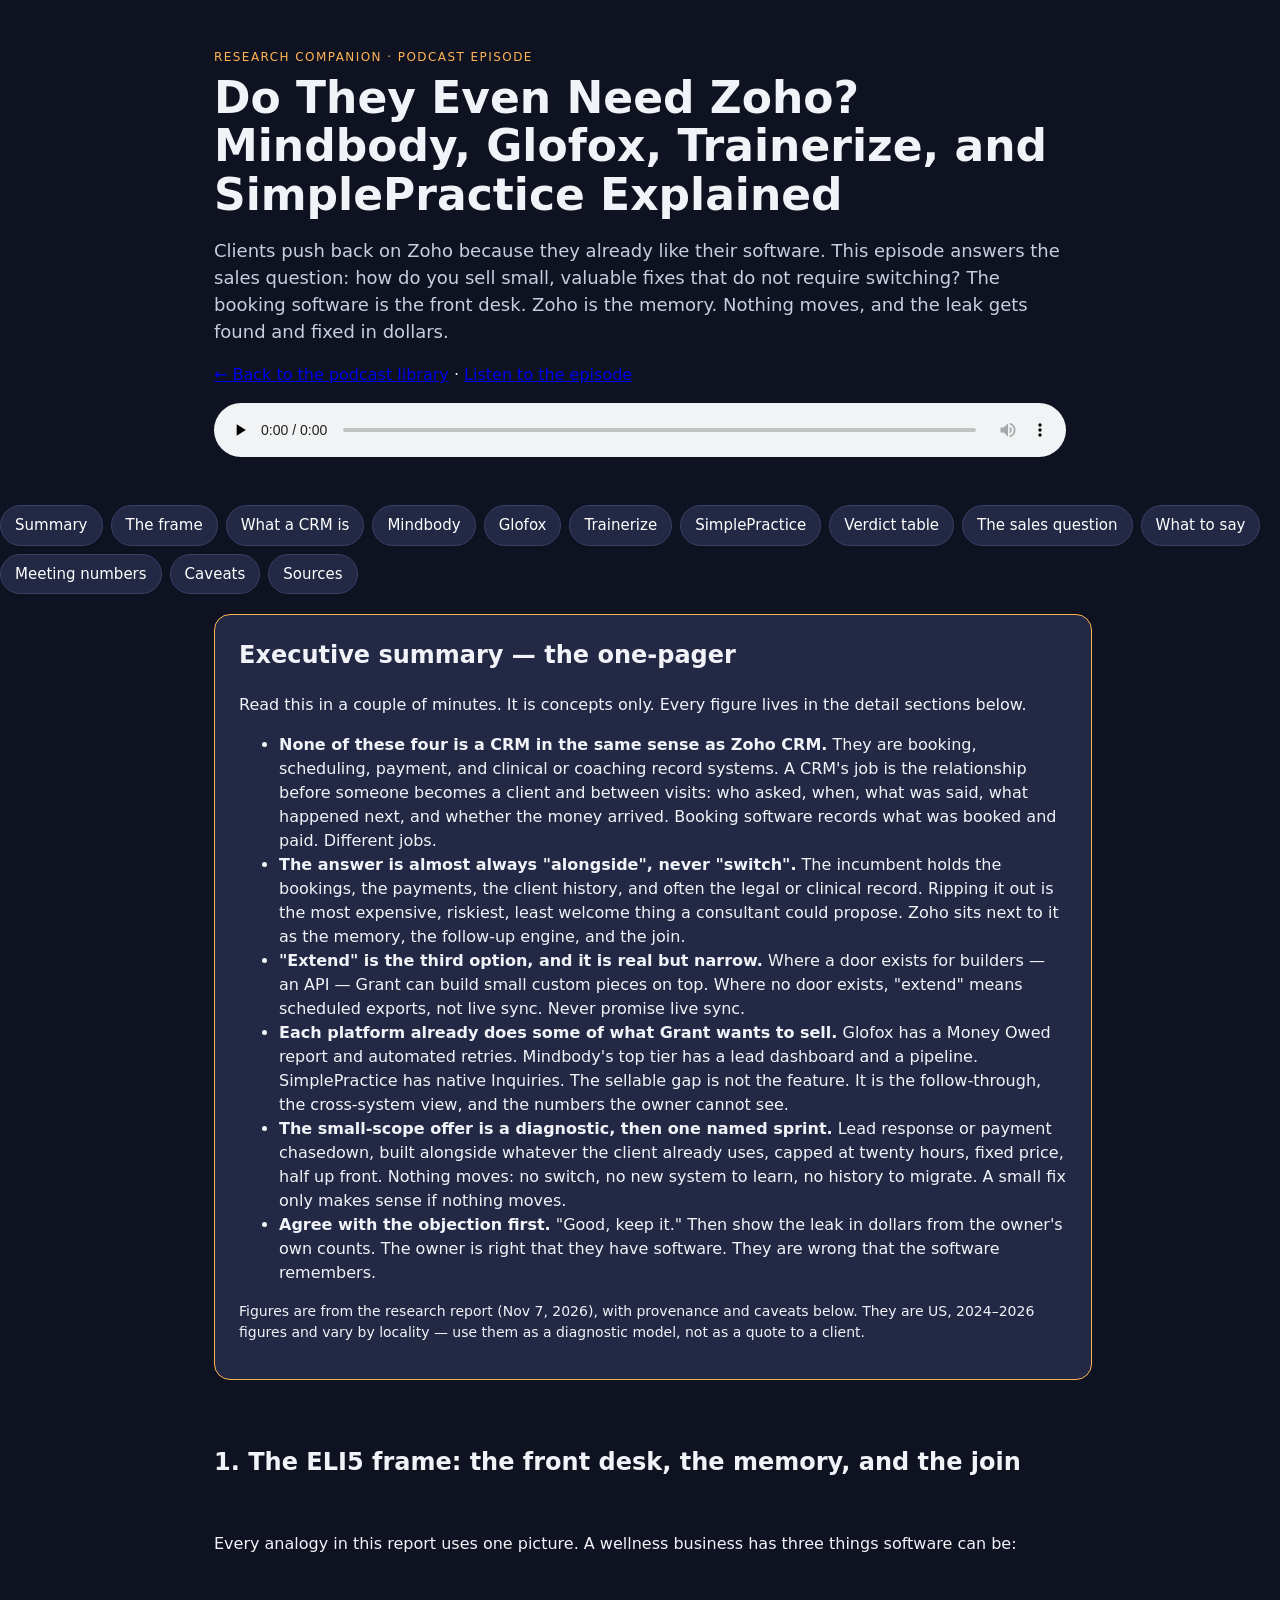
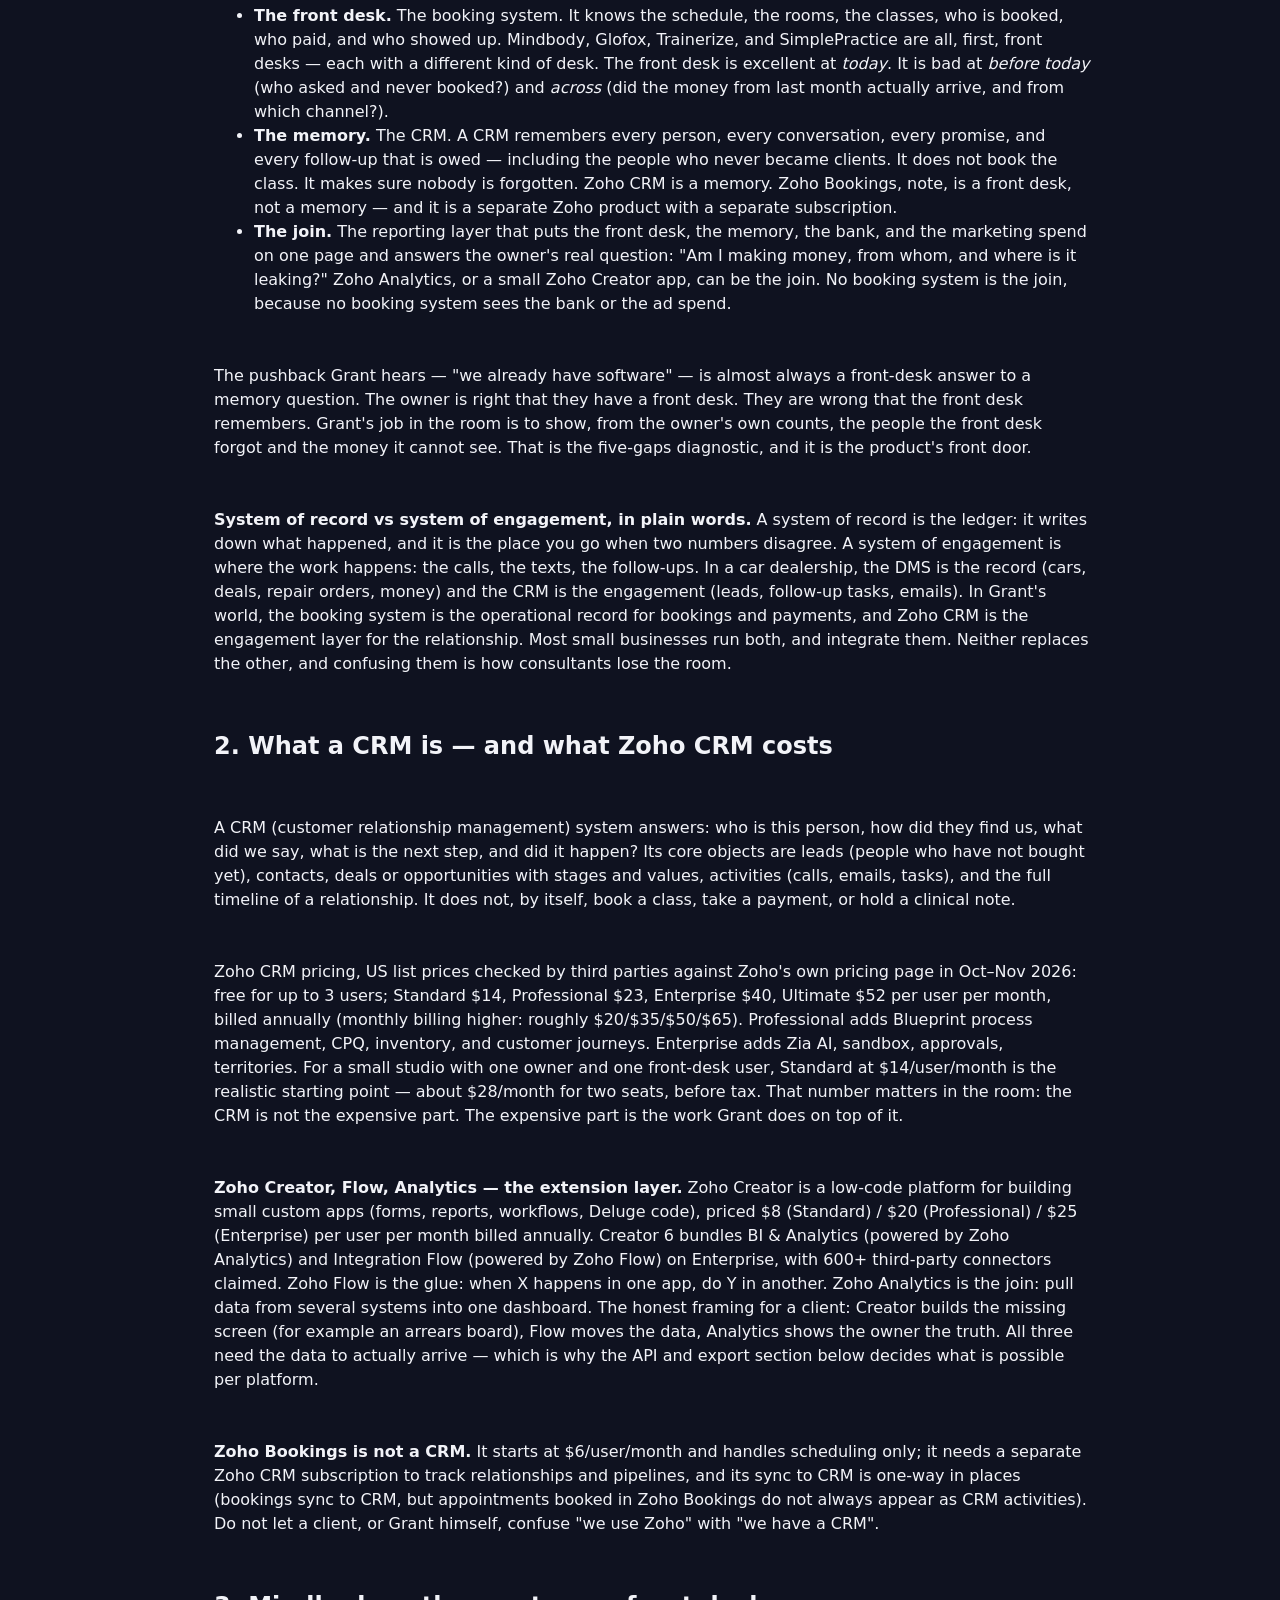
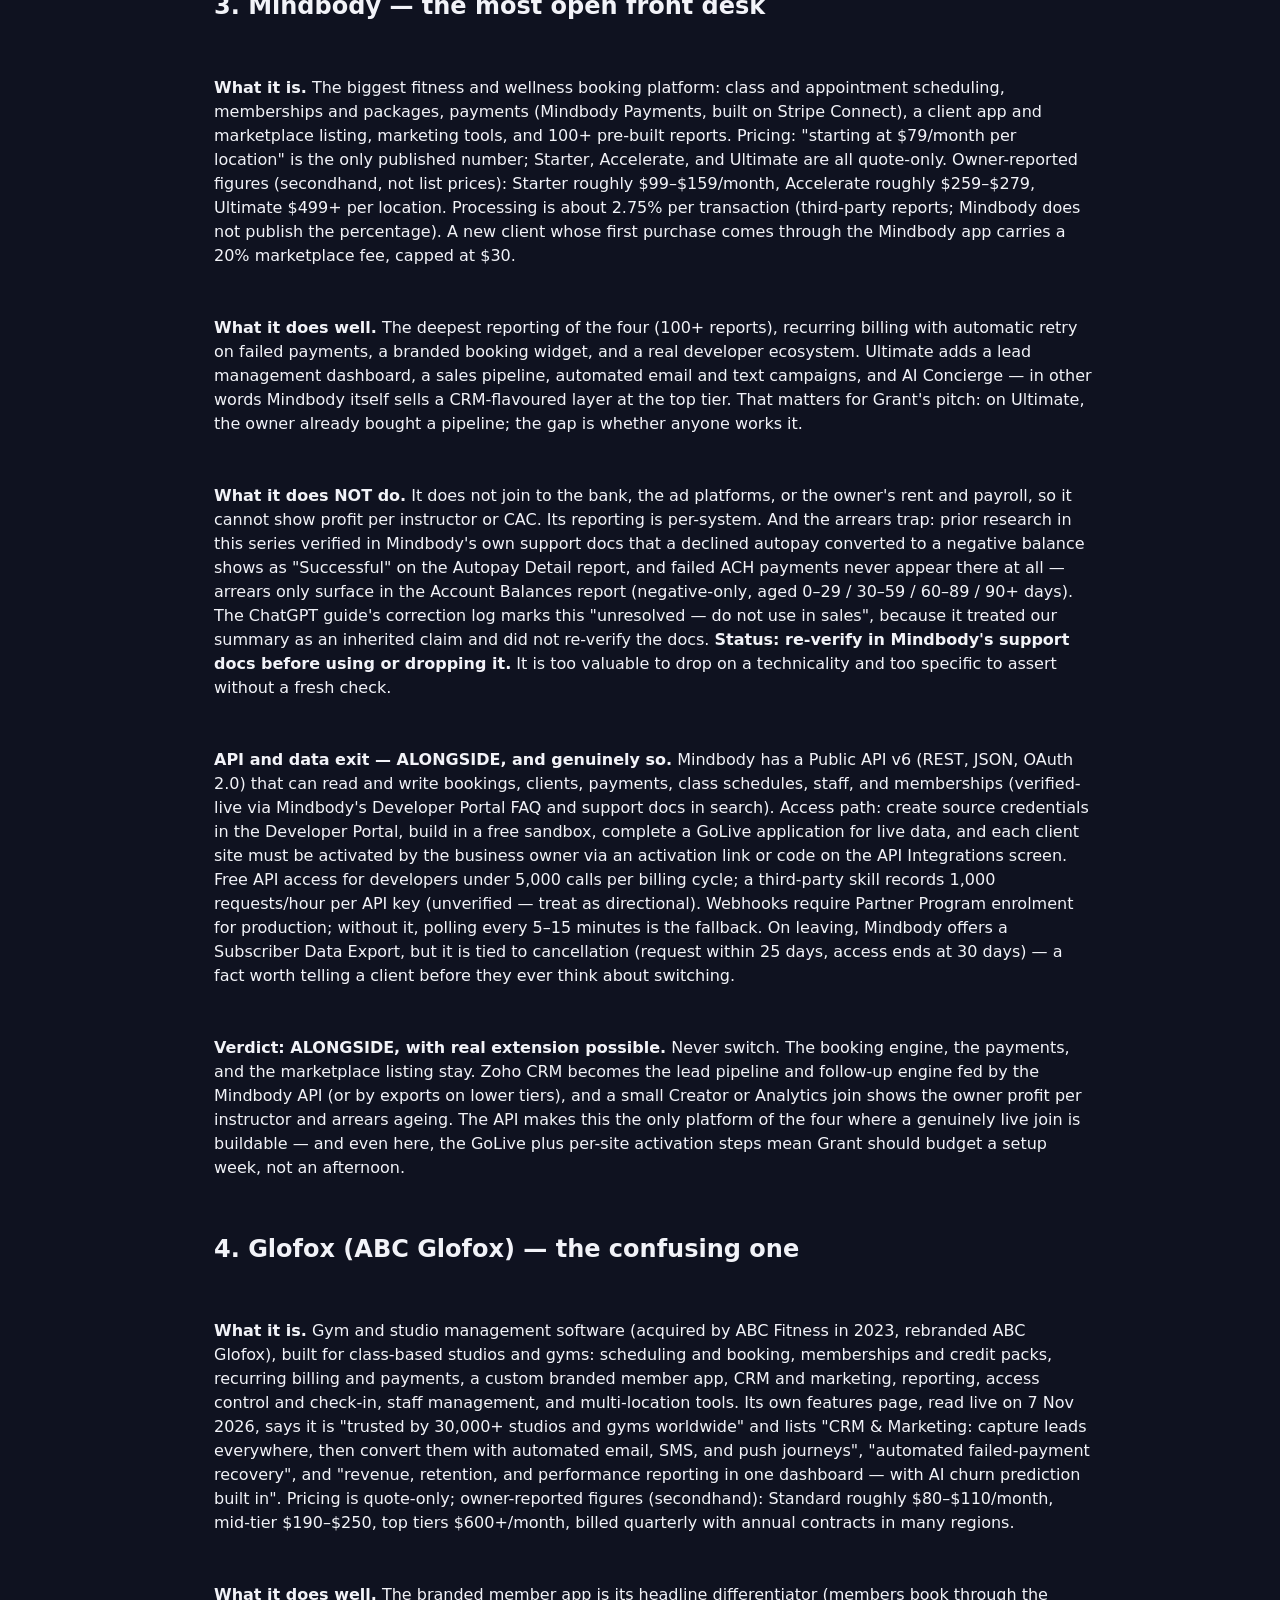
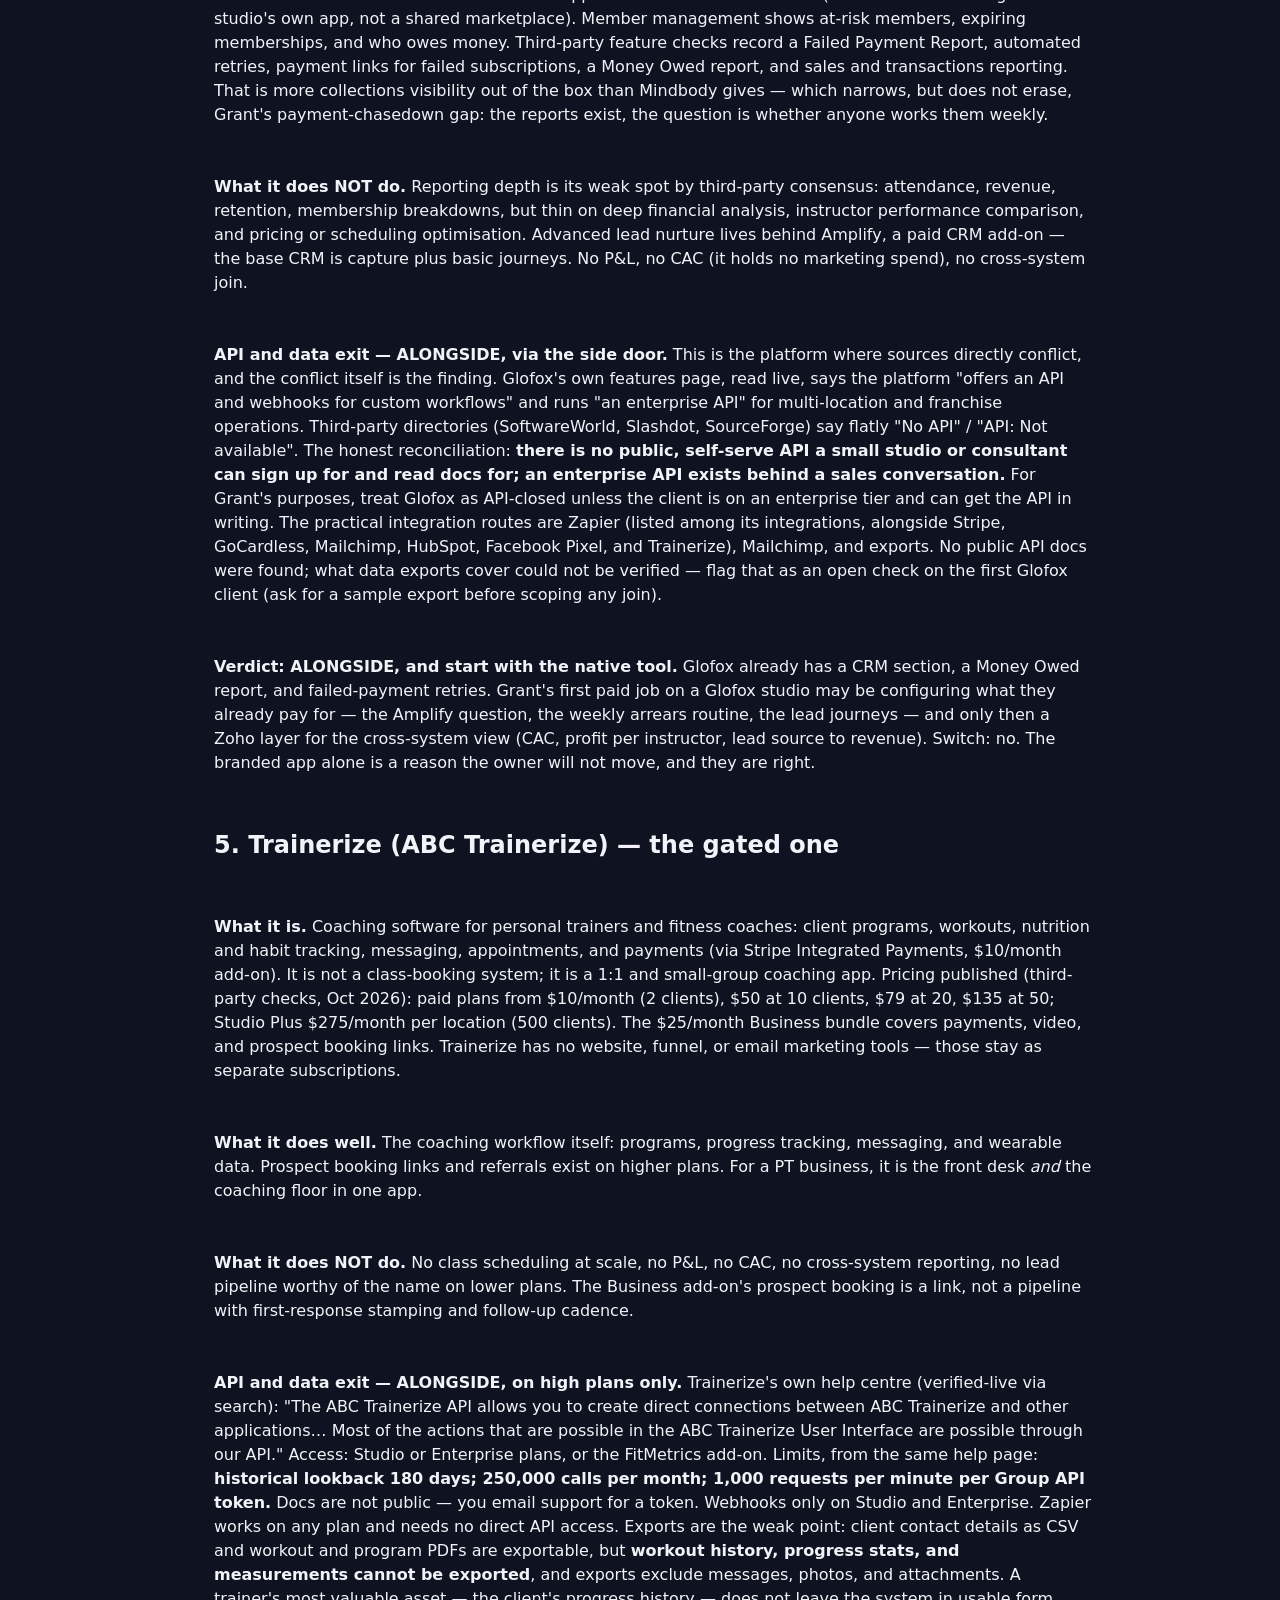
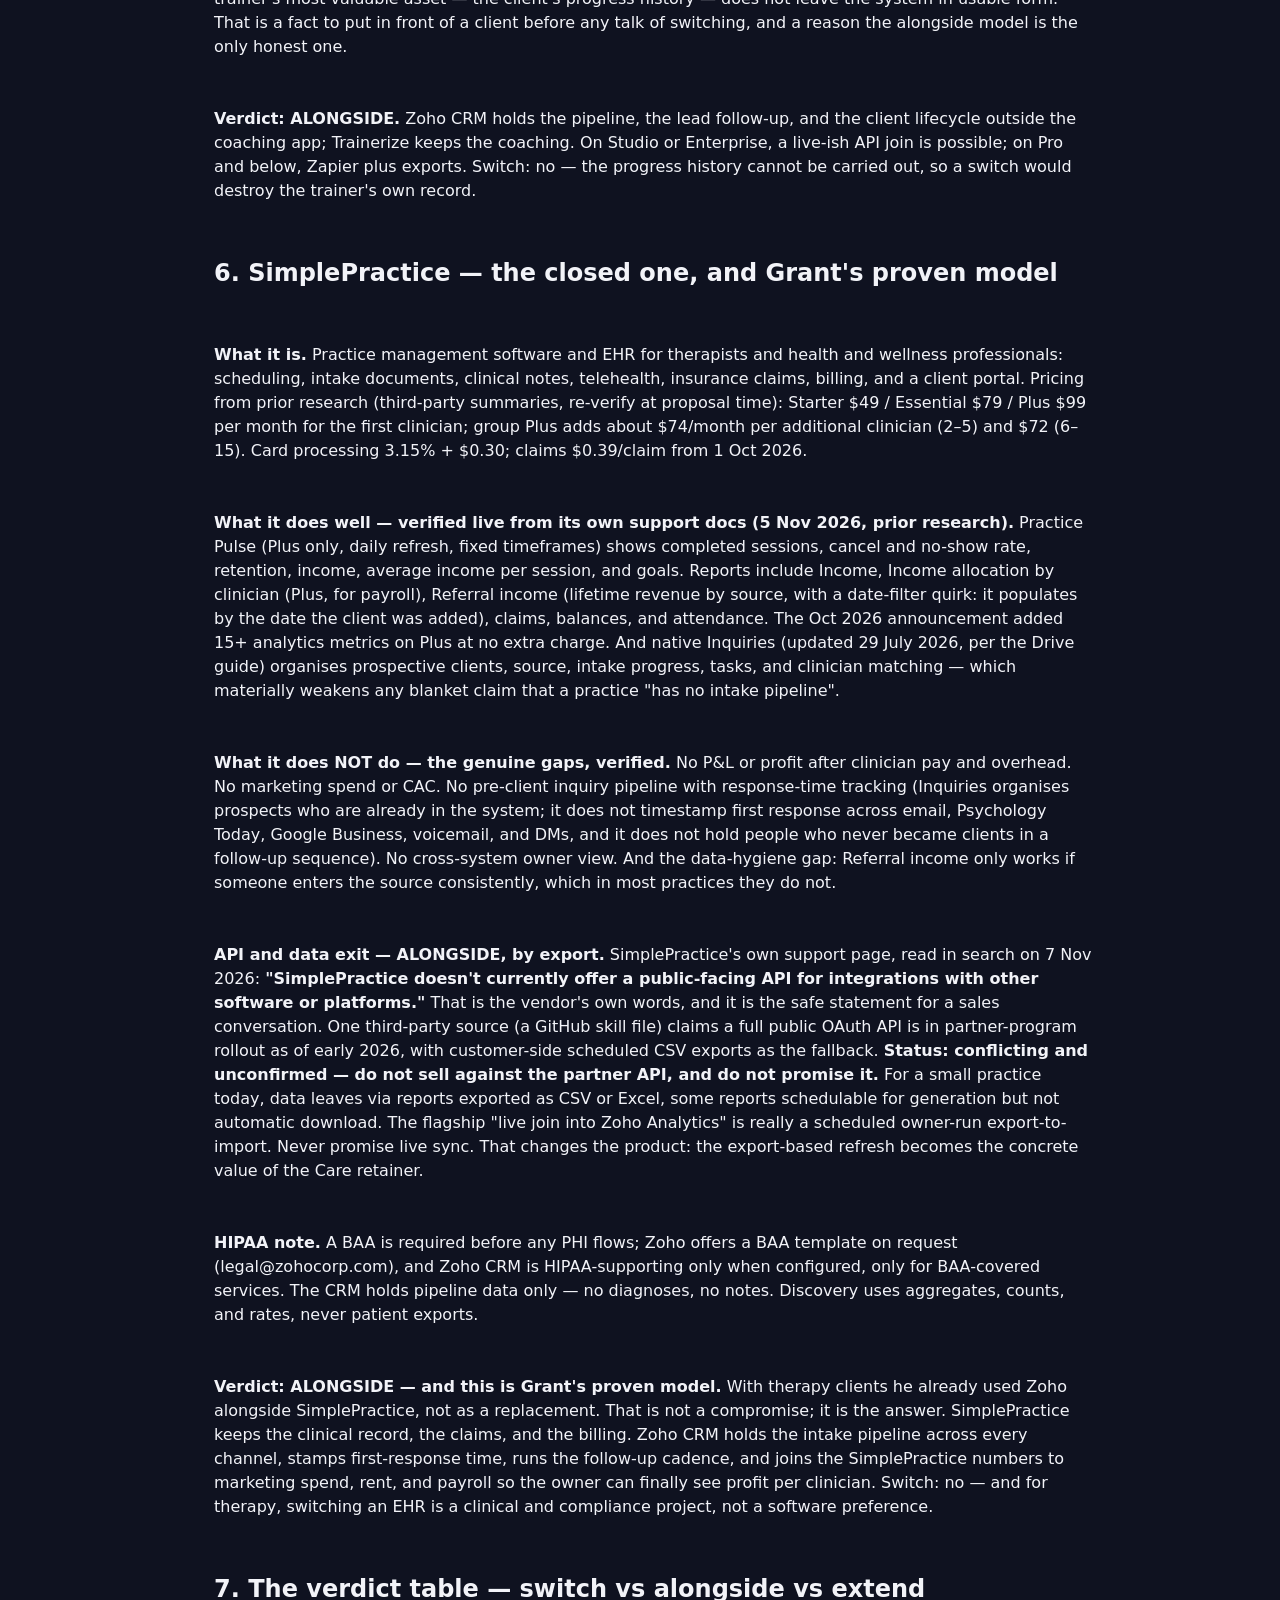
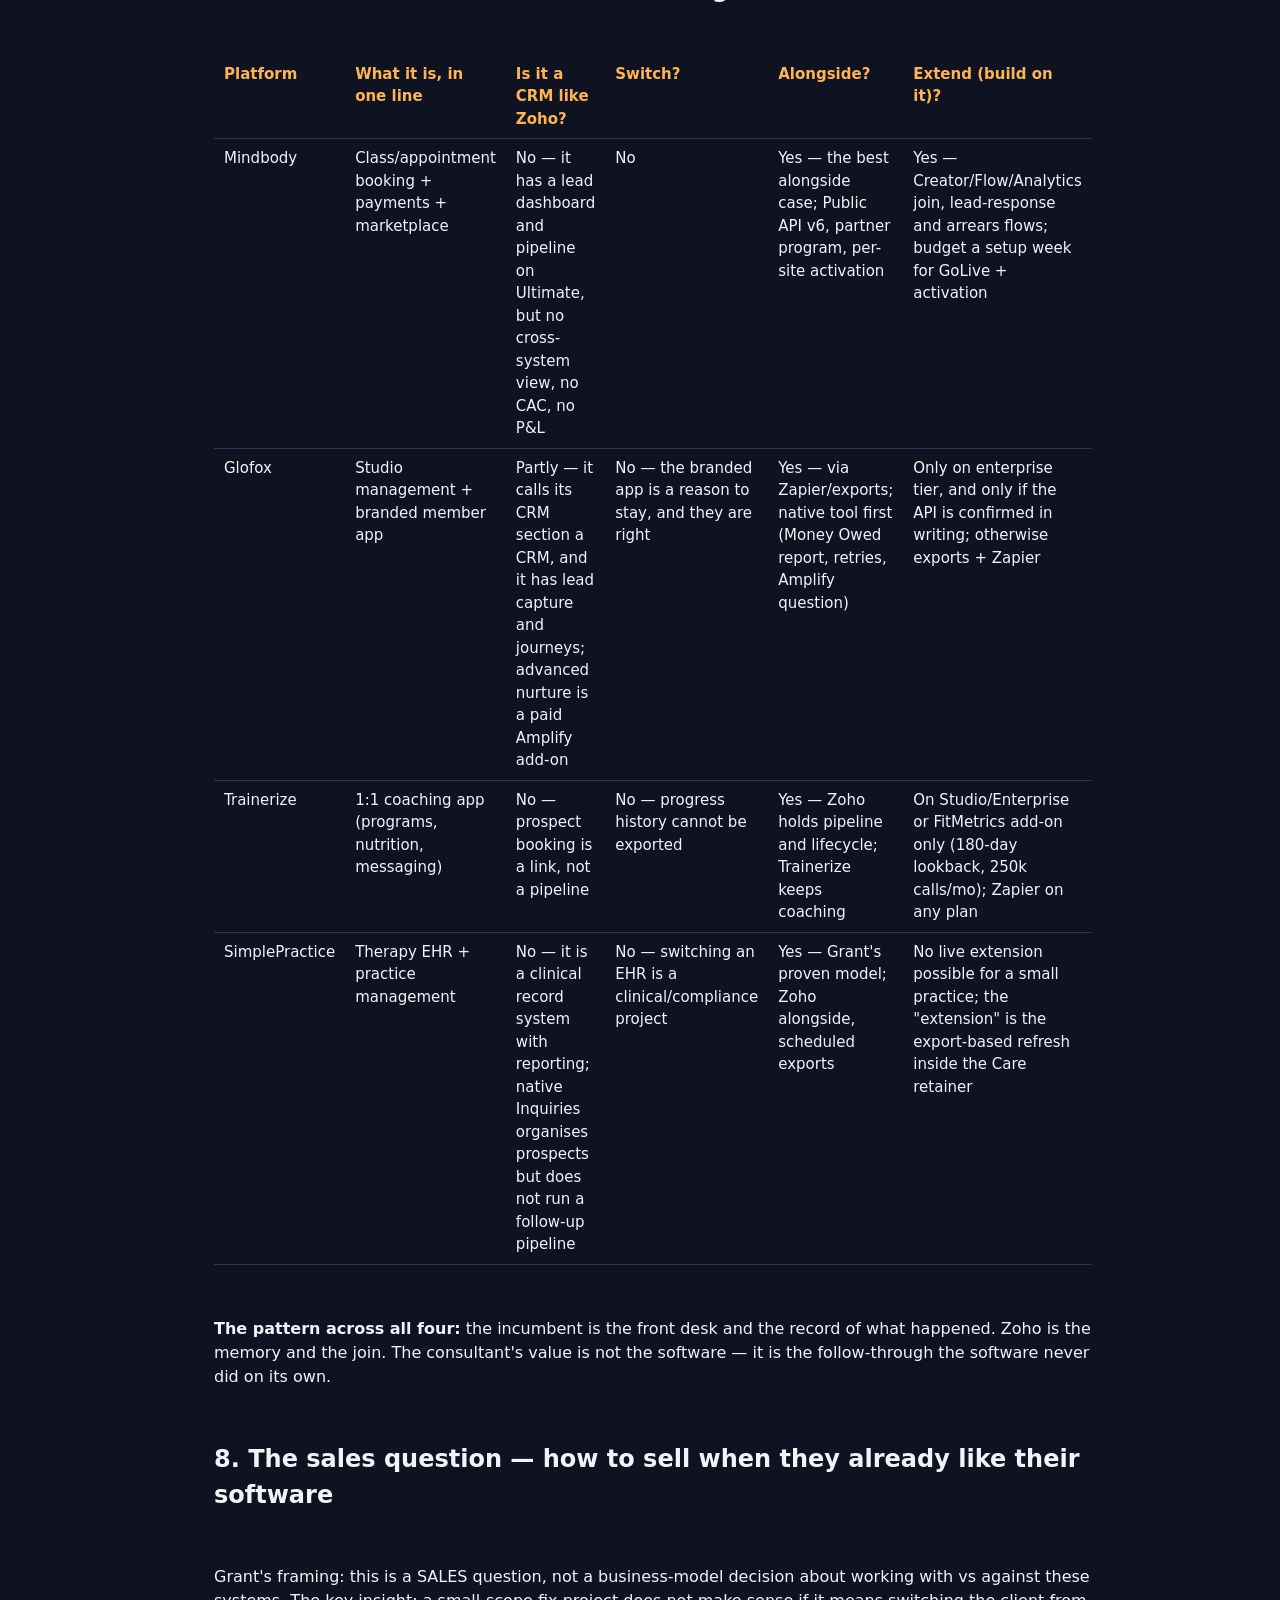
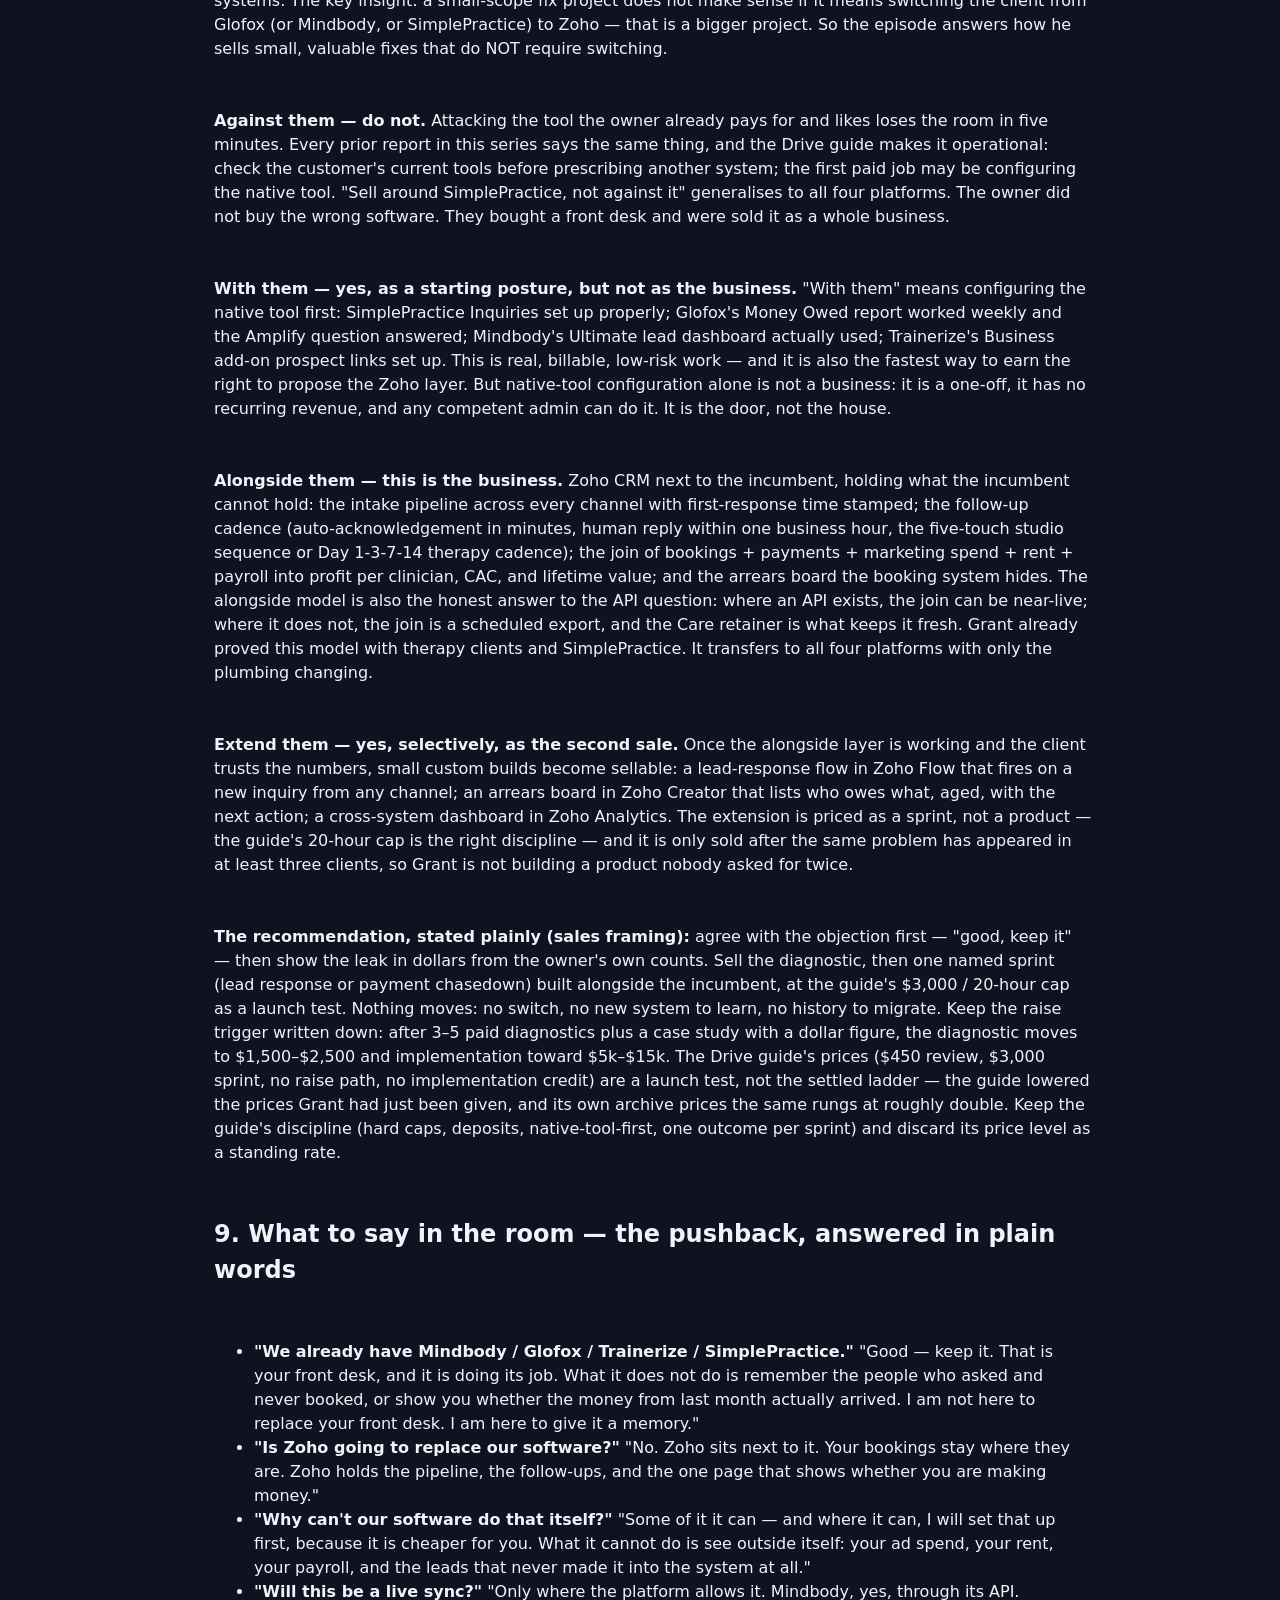
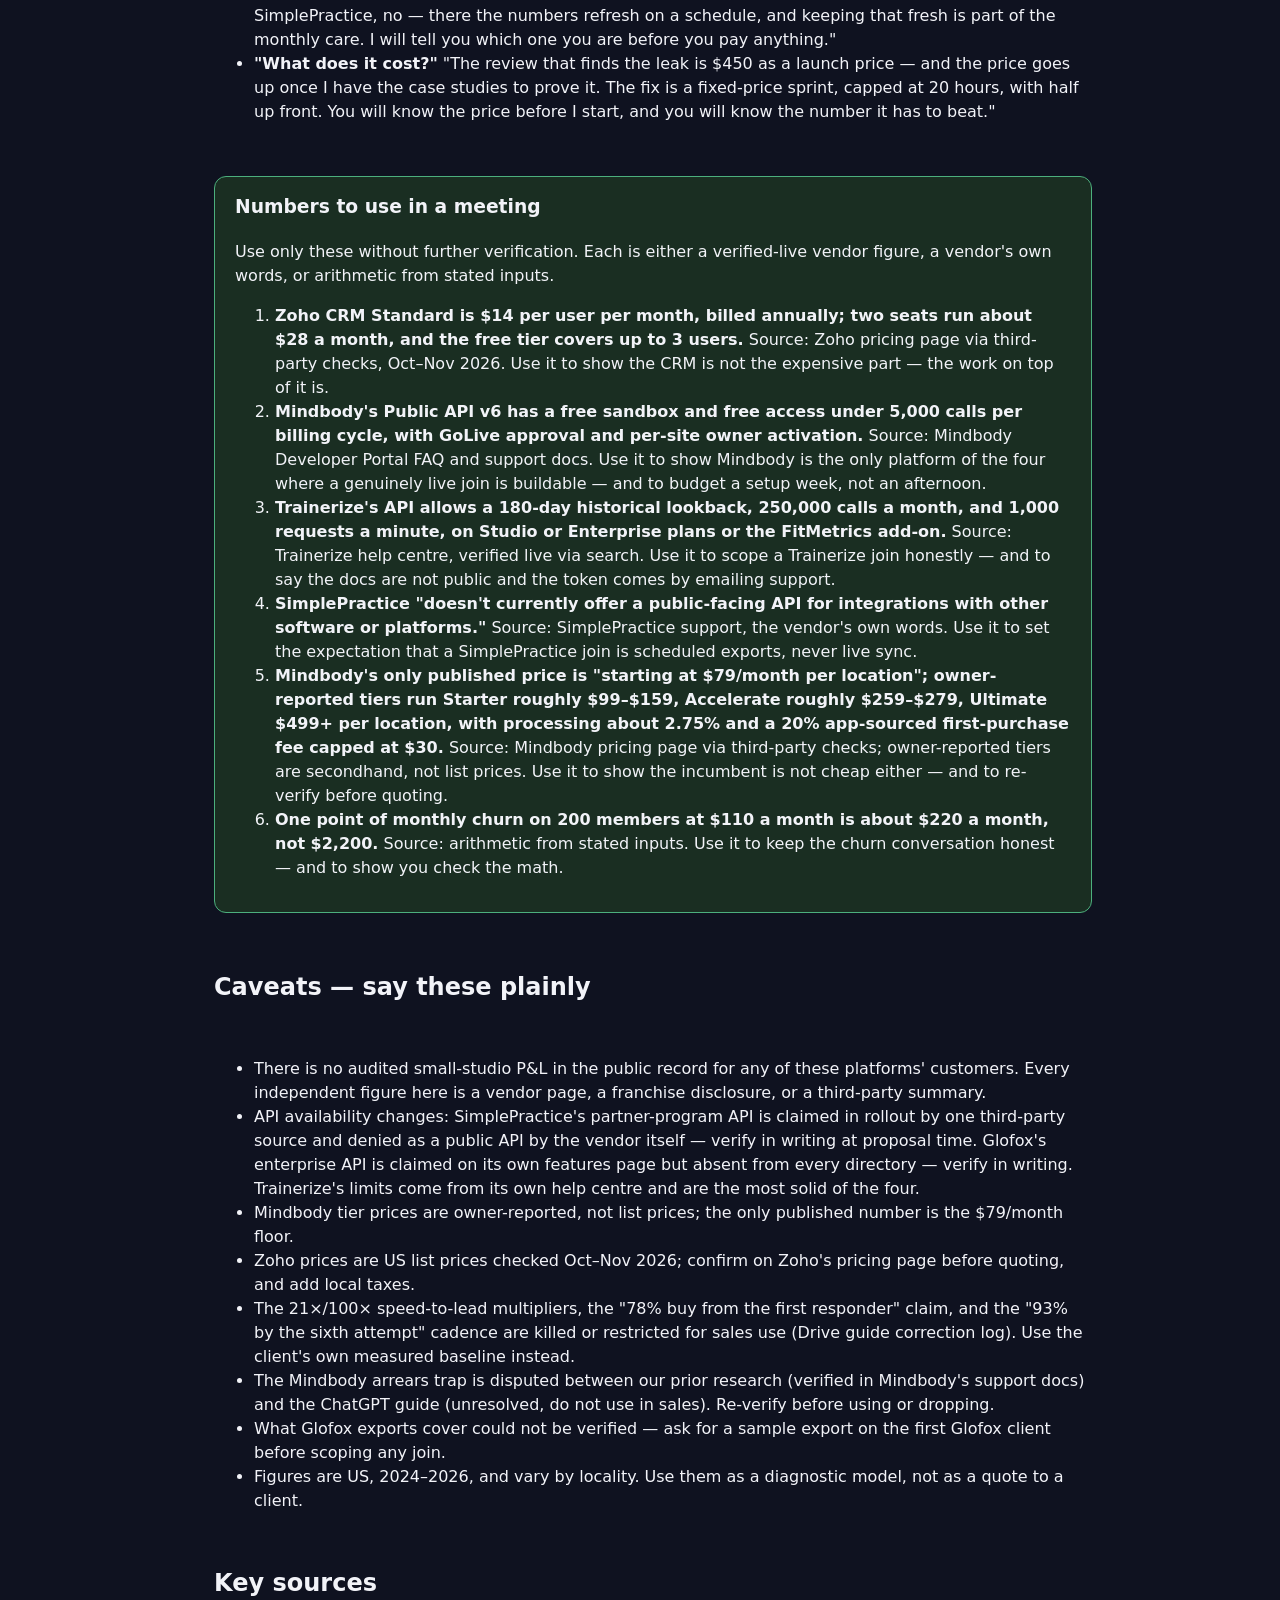
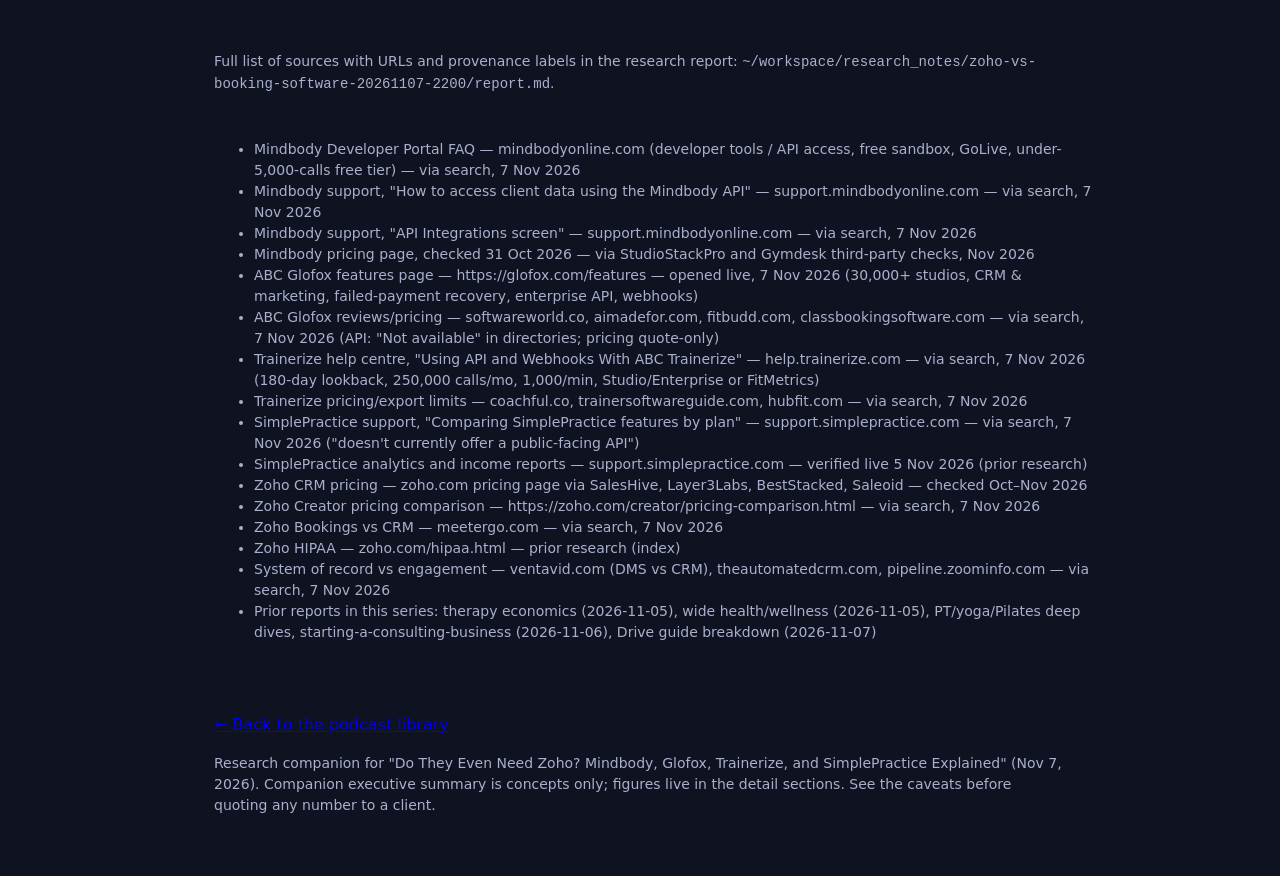
<file: research/zoho-vs-booking-software.html>
<!DOCTYPE html>
<html lang="en">
<head>
<meta charset="utf-8">
<meta name="viewport" content="width=device-width, initial-scale=1">
<title>Research companion — Do They Even Need Zoho? Mindbody, Glofox, Trainerize, and SimplePractice Explained</title>
<link rel="stylesheet" href="../styles.css">
</head>
<body>
<header class="hero narrow">
  <p class="eyebrow">Research companion · Podcast episode</p>
  <h1>Do They Even Need Zoho? Mindbody, Glofox, Trainerize, and SimplePractice Explained</h1>
  <p class="sub">Clients push back on Zoho because they already like their software. This episode answers the sales question: how do you sell small, valuable fixes that do not require switching? The booking software is the front desk. Zoho is the memory. Nothing moves, and the leak gets found and fixed in dollars.</p>
  <p><a href="../index.html">← Back to the podcast library</a> · <a href="../episodes/zoho-vs-booking-software.mp3">Listen to the episode</a></p>
  <audio controls preload="none" src="../episodes/zoho-vs-booking-software.mp3"></audio>
</header>

<nav class="toc" aria-label="Contents">
  <a href="#summary">Summary</a>
  <a href="#frame">The frame</a>
  <a href="#crm">What a CRM is</a>
  <a href="#mindbody">Mindbody</a>
  <a href="#glofox">Glofox</a>
  <a href="#trainerize">Trainerize</a>
  <a href="#simplepractice">SimplePractice</a>
  <a href="#verdict">Verdict table</a>
  <a href="#sales">The sales question</a>
  <a href="#say-in-room">What to say</a>
  <a href="#meeting-numbers">Meeting numbers</a>
  <a href="#caveats">Caveats</a>
  <a href="#sources">Sources</a>
</nav>

<main class="narrow">
<section class="summary">
  <h2 id="summary">Executive summary — the one-pager</h2>
  <p>Read this in a couple of minutes. It is concepts only. Every figure lives in the detail sections below.</p>
  <ul>
    <li><strong>None of these four is a CRM in the same sense as Zoho CRM.</strong> They are booking, scheduling, payment, and clinical or coaching record systems. A CRM's job is the relationship before someone becomes a client and between visits: who asked, when, what was said, what happened next, and whether the money arrived. Booking software records what was booked and paid. Different jobs.</li>
    <li><strong>The answer is almost always "alongside", never "switch".</strong> The incumbent holds the bookings, the payments, the client history, and often the legal or clinical record. Ripping it out is the most expensive, riskiest, least welcome thing a consultant could propose. Zoho sits next to it as the memory, the follow-up engine, and the join.</li>
    <li><strong>"Extend" is the third option, and it is real but narrow.</strong> Where a door exists for builders — an API — Grant can build small custom pieces on top. Where no door exists, "extend" means scheduled exports, not live sync. Never promise live sync.</li>
    <li><strong>Each platform already does some of what Grant wants to sell.</strong> Glofox has a Money Owed report and automated retries. Mindbody's top tier has a lead dashboard and a pipeline. SimplePractice has native Inquiries. The sellable gap is not the feature. It is the follow-through, the cross-system view, and the numbers the owner cannot see.</li>
    <li><strong>The small-scope offer is a diagnostic, then one named sprint.</strong> Lead response or payment chasedown, built alongside whatever the client already uses, capped at twenty hours, fixed price, half up front. Nothing moves: no switch, no new system to learn, no history to migrate. A small fix only makes sense if nothing moves.</li>
    <li><strong>Agree with the objection first.</strong> "Good, keep it." Then show the leak in dollars from the owner's own counts. The owner is right that they have software. They are wrong that the software remembers.</li>
  </ul>
  <p class="note">Figures are from the research report (Nov 7, 2026), with provenance and caveats below. They are US, 2024–2026 figures and vary by locality — use them as a diagnostic model, not as a quote to a client.</p>
</section>

<h2 id="frame">1. The ELI5 frame: the front desk, the memory, and the join</h2>
<p>Every analogy in this report uses one picture. A wellness business has three things software can be:</p>
<ul>
<li><strong>The front desk.</strong> The booking system. It knows the schedule, the rooms, the classes, who is booked, who paid, and who showed up. Mindbody, Glofox, Trainerize, and SimplePractice are all, first, front desks — each with a different kind of desk. The front desk is excellent at <em>today</em>. It is bad at <em>before today</em> (who asked and never booked?) and <em>across</em> (did the money from last month actually arrive, and from which channel?).</li>
<li><strong>The memory.</strong> The CRM. A CRM remembers every person, every conversation, every promise, and every follow-up that is owed — including the people who never became clients. It does not book the class. It makes sure nobody is forgotten. Zoho CRM is a memory. Zoho Bookings, note, is a front desk, not a memory — and it is a separate Zoho product with a separate subscription.</li>
<li><strong>The join.</strong> The reporting layer that puts the front desk, the memory, the bank, and the marketing spend on one page and answers the owner's real question: "Am I making money, from whom, and where is it leaking?" Zoho Analytics, or a small Zoho Creator app, can be the join. No booking system is the join, because no booking system sees the bank or the ad spend.</li>
</ul>
<p>The pushback Grant hears — "we already have software" — is almost always a front-desk answer to a memory question. The owner is right that they have a front desk. They are wrong that the front desk remembers. Grant's job in the room is to show, from the owner's own counts, the people the front desk forgot and the money it cannot see. That is the five-gaps diagnostic, and it is the product's front door.</p>
<p><strong>System of record vs system of engagement, in plain words.</strong> A system of record is the ledger: it writes down what happened, and it is the place you go when two numbers disagree. A system of engagement is where the work happens: the calls, the texts, the follow-ups. In a car dealership, the DMS is the record (cars, deals, repair orders, money) and the CRM is the engagement (leads, follow-up tasks, emails). In Grant's world, the booking system is the operational record for bookings and payments, and Zoho CRM is the engagement layer for the relationship. Most small businesses run both, and integrate them. Neither replaces the other, and confusing them is how consultants lose the room.</p>

<h2 id="crm">2. What a CRM is — and what Zoho CRM costs</h2>
<p>A CRM (customer relationship management) system answers: who is this person, how did they find us, what did we say, what is the next step, and did it happen? Its core objects are leads (people who have not bought yet), contacts, deals or opportunities with stages and values, activities (calls, emails, tasks), and the full timeline of a relationship. It does not, by itself, book a class, take a payment, or hold a clinical note.</p>
<p>Zoho CRM pricing, US list prices checked by third parties against Zoho's own pricing page in Oct–Nov 2026: free for up to 3 users; Standard $14, Professional $23, Enterprise $40, Ultimate $52 per user per month, billed annually (monthly billing higher: roughly $20/$35/$50/$65). Professional adds Blueprint process management, CPQ, inventory, and customer journeys. Enterprise adds Zia AI, sandbox, approvals, territories. For a small studio with one owner and one front-desk user, Standard at $14/user/month is the realistic starting point — about $28/month for two seats, before tax. That number matters in the room: the CRM is not the expensive part. The expensive part is the work Grant does on top of it.</p>
<p><strong>Zoho Creator, Flow, Analytics — the extension layer.</strong> Zoho Creator is a low-code platform for building small custom apps (forms, reports, workflows, Deluge code), priced $8 (Standard) / $20 (Professional) / $25 (Enterprise) per user per month billed annually. Creator 6 bundles BI &amp; Analytics (powered by Zoho Analytics) and Integration Flow (powered by Zoho Flow) on Enterprise, with 600+ third-party connectors claimed. Zoho Flow is the glue: when X happens in one app, do Y in another. Zoho Analytics is the join: pull data from several systems into one dashboard. The honest framing for a client: Creator builds the missing screen (for example an arrears board), Flow moves the data, Analytics shows the owner the truth. All three need the data to actually arrive — which is why the API and export section below decides what is possible per platform.</p>
<p><strong>Zoho Bookings is not a CRM.</strong> It starts at $6/user/month and handles scheduling only; it needs a separate Zoho CRM subscription to track relationships and pipelines, and its sync to CRM is one-way in places (bookings sync to CRM, but appointments booked in Zoho Bookings do not always appear as CRM activities). Do not let a client, or Grant himself, confuse "we use Zoho" with "we have a CRM".</p>

<h2 id="mindbody">3. Mindbody — the most open front desk</h2>
<p><strong>What it is.</strong> The biggest fitness and wellness booking platform: class and appointment scheduling, memberships and packages, payments (Mindbody Payments, built on Stripe Connect), a client app and marketplace listing, marketing tools, and 100+ pre-built reports. Pricing: "starting at $79/month per location" is the only published number; Starter, Accelerate, and Ultimate are all quote-only. Owner-reported figures (secondhand, not list prices): Starter roughly $99–$159/month, Accelerate roughly $259–$279, Ultimate $499+ per location. Processing is about 2.75% per transaction (third-party reports; Mindbody does not publish the percentage). A new client whose first purchase comes through the Mindbody app carries a 20% marketplace fee, capped at $30.</p>
<p><strong>What it does well.</strong> The deepest reporting of the four (100+ reports), recurring billing with automatic retry on failed payments, a branded booking widget, and a real developer ecosystem. Ultimate adds a lead management dashboard, a sales pipeline, automated email and text campaigns, and AI Concierge — in other words Mindbody itself sells a CRM-flavoured layer at the top tier. That matters for Grant's pitch: on Ultimate, the owner already bought a pipeline; the gap is whether anyone works it.</p>
<p><strong>What it does NOT do.</strong> It does not join to the bank, the ad platforms, or the owner's rent and payroll, so it cannot show profit per instructor or CAC. Its reporting is per-system. And the arrears trap: prior research in this series verified in Mindbody's own support docs that a declined autopay converted to a negative balance shows as "Successful" on the Autopay Detail report, and failed ACH payments never appear there at all — arrears only surface in the Account Balances report (negative-only, aged 0–29 / 30–59 / 60–89 / 90+ days). The ChatGPT guide's correction log marks this "unresolved — do not use in sales", because it treated our summary as an inherited claim and did not re-verify the docs. <strong>Status: re-verify in Mindbody's support docs before using or dropping it.</strong> It is too valuable to drop on a technicality and too specific to assert without a fresh check.</p>
<p><strong>API and data exit — ALONGSIDE, and genuinely so.</strong> Mindbody has a Public API v6 (REST, JSON, OAuth 2.0) that can read and write bookings, clients, payments, class schedules, staff, and memberships (verified-live via Mindbody's Developer Portal FAQ and support docs in search). Access path: create source credentials in the Developer Portal, build in a free sandbox, complete a GoLive application for live data, and each client site must be activated by the business owner via an activation link or code on the API Integrations screen. Free API access for developers under 5,000 calls per billing cycle; a third-party skill records 1,000 requests/hour per API key (unverified — treat as directional). Webhooks require Partner Program enrolment for production; without it, polling every 5–15 minutes is the fallback. On leaving, Mindbody offers a Subscriber Data Export, but it is tied to cancellation (request within 25 days, access ends at 30 days) — a fact worth telling a client before they ever think about switching.</p>
<p><strong>Verdict: ALONGSIDE, with real extension possible.</strong> Never switch. The booking engine, the payments, and the marketplace listing stay. Zoho CRM becomes the lead pipeline and follow-up engine fed by the Mindbody API (or by exports on lower tiers), and a small Creator or Analytics join shows the owner profit per instructor and arrears ageing. The API makes this the only platform of the four where a genuinely live join is buildable — and even here, the GoLive plus per-site activation steps mean Grant should budget a setup week, not an afternoon.</p>

<h2 id="glofox">4. Glofox (ABC Glofox) — the confusing one</h2>
<p><strong>What it is.</strong> Gym and studio management software (acquired by ABC Fitness in 2023, rebranded ABC Glofox), built for class-based studios and gyms: scheduling and booking, memberships and credit packs, recurring billing and payments, a custom branded member app, CRM and marketing, reporting, access control and check-in, staff management, and multi-location tools. Its own features page, read live on 7 Nov 2026, says it is "trusted by 30,000+ studios and gyms worldwide" and lists "CRM &amp; Marketing: capture leads everywhere, then convert them with automated email, SMS, and push journeys", "automated failed-payment recovery", and "revenue, retention, and performance reporting in one dashboard — with AI churn prediction built in". Pricing is quote-only; owner-reported figures (secondhand): Standard roughly $80–$110/month, mid-tier $190–$250, top tiers $600+/month, billed quarterly with annual contracts in many regions.</p>
<p><strong>What it does well.</strong> The branded member app is its headline differentiator (members book through the studio's own app, not a shared marketplace). Member management shows at-risk members, expiring memberships, and who owes money. Third-party feature checks record a Failed Payment Report, automated retries, payment links for failed subscriptions, a Money Owed report, and sales and transactions reporting. That is more collections visibility out of the box than Mindbody gives — which narrows, but does not erase, Grant's payment-chasedown gap: the reports exist, the question is whether anyone works them weekly.</p>
<p><strong>What it does NOT do.</strong> Reporting depth is its weak spot by third-party consensus: attendance, revenue, retention, membership breakdowns, but thin on deep financial analysis, instructor performance comparison, and pricing or scheduling optimisation. Advanced lead nurture lives behind Amplify, a paid CRM add-on — the base CRM is capture plus basic journeys. No P&amp;L, no CAC (it holds no marketing spend), no cross-system join.</p>
<p><strong>API and data exit — ALONGSIDE, via the side door.</strong> This is the platform where sources directly conflict, and the conflict itself is the finding. Glofox's own features page, read live, says the platform "offers an API and webhooks for custom workflows" and runs "an enterprise API" for multi-location and franchise operations. Third-party directories (SoftwareWorld, Slashdot, SourceForge) say flatly "No API" / "API: Not available". The honest reconciliation: <strong>there is no public, self-serve API a small studio or consultant can sign up for and read docs for; an enterprise API exists behind a sales conversation.</strong> For Grant's purposes, treat Glofox as API-closed unless the client is on an enterprise tier and can get the API in writing. The practical integration routes are Zapier (listed among its integrations, alongside Stripe, GoCardless, Mailchimp, HubSpot, Facebook Pixel, and Trainerize), Mailchimp, and exports. No public API docs were found; what data exports cover could not be verified — flag that as an open check on the first Glofox client (ask for a sample export before scoping any join).</p>
<p><strong>Verdict: ALONGSIDE, and start with the native tool.</strong> Glofox already has a CRM section, a Money Owed report, and failed-payment retries. Grant's first paid job on a Glofox studio may be configuring what they already pay for — the Amplify question, the weekly arrears routine, the lead journeys — and only then a Zoho layer for the cross-system view (CAC, profit per instructor, lead source to revenue). Switch: no. The branded app alone is a reason the owner will not move, and they are right.</p>

<h2 id="trainerize">5. Trainerize (ABC Trainerize) — the gated one</h2>
<p><strong>What it is.</strong> Coaching software for personal trainers and fitness coaches: client programs, workouts, nutrition and habit tracking, messaging, appointments, and payments (via Stripe Integrated Payments, $10/month add-on). It is not a class-booking system; it is a 1:1 and small-group coaching app. Pricing published (third-party checks, Oct 2026): paid plans from $10/month (2 clients), $50 at 10 clients, $79 at 20, $135 at 50; Studio Plus $275/month per location (500 clients). The $25/month Business bundle covers payments, video, and prospect booking links. Trainerize has no website, funnel, or email marketing tools — those stay as separate subscriptions.</p>
<p><strong>What it does well.</strong> The coaching workflow itself: programs, progress tracking, messaging, and wearable data. Prospect booking links and referrals exist on higher plans. For a PT business, it is the front desk <em>and</em> the coaching floor in one app.</p>
<p><strong>What it does NOT do.</strong> No class scheduling at scale, no P&amp;L, no CAC, no cross-system reporting, no lead pipeline worthy of the name on lower plans. The Business add-on's prospect booking is a link, not a pipeline with first-response stamping and follow-up cadence.</p>
<p><strong>API and data exit — ALONGSIDE, on high plans only.</strong> Trainerize's own help centre (verified-live via search): "The ABC Trainerize API allows you to create direct connections between ABC Trainerize and other applications… Most of the actions that are possible in the ABC Trainerize User Interface are possible through our API." Access: Studio or Enterprise plans, or the FitMetrics add-on. Limits, from the same help page: <strong>historical lookback 180 days; 250,000 calls per month; 1,000 requests per minute per Group API token.</strong> Docs are not public — you email support for a token. Webhooks only on Studio and Enterprise. Zapier works on any plan and needs no direct API access. Exports are the weak point: client contact details as CSV and workout and program PDFs are exportable, but <strong>workout history, progress stats, and measurements cannot be exported</strong>, and exports exclude messages, photos, and attachments. A trainer's most valuable asset — the client's progress history — does not leave the system in usable form. That is a fact to put in front of a client before any talk of switching, and a reason the alongside model is the only honest one.</p>
<p><strong>Verdict: ALONGSIDE.</strong> Zoho CRM holds the pipeline, the lead follow-up, and the client lifecycle outside the coaching app; Trainerize keeps the coaching. On Studio or Enterprise, a live-ish API join is possible; on Pro and below, Zapier plus exports. Switch: no — the progress history cannot be carried out, so a switch would destroy the trainer's own record.</p>

<h2 id="simplepractice">6. SimplePractice — the closed one, and Grant's proven model</h2>
<p><strong>What it is.</strong> Practice management software and EHR for therapists and health and wellness professionals: scheduling, intake documents, clinical notes, telehealth, insurance claims, billing, and a client portal. Pricing from prior research (third-party summaries, re-verify at proposal time): Starter $49 / Essential $79 / Plus $99 per month for the first clinician; group Plus adds about $74/month per additional clinician (2–5) and $72 (6–15). Card processing 3.15% + $0.30; claims $0.39/claim from 1 Oct 2026.</p>
<p><strong>What it does well — verified live from its own support docs (5 Nov 2026, prior research).</strong> Practice Pulse (Plus only, daily refresh, fixed timeframes) shows completed sessions, cancel and no-show rate, retention, income, average income per session, and goals. Reports include Income, Income allocation by clinician (Plus, for payroll), Referral income (lifetime revenue by source, with a date-filter quirk: it populates by the date the client was added), claims, balances, and attendance. The Oct 2026 announcement added 15+ analytics metrics on Plus at no extra charge. And native Inquiries (updated 29 July 2026, per the Drive guide) organises prospective clients, source, intake progress, tasks, and clinician matching — which materially weakens any blanket claim that a practice "has no intake pipeline".</p>
<p><strong>What it does NOT do — the genuine gaps, verified.</strong> No P&amp;L or profit after clinician pay and overhead. No marketing spend or CAC. No pre-client inquiry pipeline with response-time tracking (Inquiries organises prospects who are already in the system; it does not timestamp first response across email, Psychology Today, Google Business, voicemail, and DMs, and it does not hold people who never became clients in a follow-up sequence). No cross-system owner view. And the data-hygiene gap: Referral income only works if someone enters the source consistently, which in most practices they do not.</p>
<p><strong>API and data exit — ALONGSIDE, by export.</strong> SimplePractice's own support page, read in search on 7 Nov 2026: <strong>"SimplePractice doesn't currently offer a public-facing API for integrations with other software or platforms."</strong> That is the vendor's own words, and it is the safe statement for a sales conversation. One third-party source (a GitHub skill file) claims a full public OAuth API is in partner-program rollout as of early 2026, with customer-side scheduled CSV exports as the fallback. <strong>Status: conflicting and unconfirmed — do not sell against the partner API, and do not promise it.</strong> For a small practice today, data leaves via reports exported as CSV or Excel, some reports schedulable for generation but not automatic download. The flagship "live join into Zoho Analytics" is really a scheduled owner-run export-to-import. Never promise live sync. That changes the product: the export-based refresh becomes the concrete value of the Care retainer.</p>
<p><strong>HIPAA note.</strong> A BAA is required before any PHI flows; Zoho offers a BAA template on request (legal@zohocorp.com), and Zoho CRM is HIPAA-supporting only when configured, only for BAA-covered services. The CRM holds pipeline data only — no diagnoses, no notes. Discovery uses aggregates, counts, and rates, never patient exports.</p>
<p><strong>Verdict: ALONGSIDE — and this is Grant's proven model.</strong> With therapy clients he already used Zoho alongside SimplePractice, not as a replacement. That is not a compromise; it is the answer. SimplePractice keeps the clinical record, the claims, and the billing. Zoho CRM holds the intake pipeline across every channel, stamps first-response time, runs the follow-up cadence, and joins the SimplePractice numbers to marketing spend, rent, and payroll so the owner can finally see profit per clinician. Switch: no — and for therapy, switching an EHR is a clinical and compliance project, not a software preference.</p>

<h2 id="verdict">7. The verdict table — switch vs alongside vs extend</h2>
<table>
<tr><th>Platform</th><th>What it is, in one line</th><th>Is it a CRM like Zoho?</th><th>Switch?</th><th>Alongside?</th><th>Extend (build on it)?</th></tr>
<tr><td>Mindbody</td><td>Class/appointment booking + payments + marketplace</td><td>No — it has a lead dashboard and pipeline on Ultimate, but no cross-system view, no CAC, no P&amp;L</td><td>No</td><td>Yes — the best alongside case; Public API v6, partner program, per-site activation</td><td>Yes — Creator/Flow/Analytics join, lead-response and arrears flows; budget a setup week for GoLive + activation</td></tr>
<tr><td>Glofox</td><td>Studio management + branded member app</td><td>Partly — it calls its CRM section a CRM, and it has lead capture and journeys; advanced nurture is a paid Amplify add-on</td><td>No — the branded app is a reason to stay, and they are right</td><td>Yes — via Zapier/exports; native tool first (Money Owed report, retries, Amplify question)</td><td>Only on enterprise tier, and only if the API is confirmed in writing; otherwise exports + Zapier</td></tr>
<tr><td>Trainerize</td><td>1:1 coaching app (programs, nutrition, messaging)</td><td>No — prospect booking is a link, not a pipeline</td><td>No — progress history cannot be exported</td><td>Yes — Zoho holds pipeline and lifecycle; Trainerize keeps coaching</td><td>On Studio/Enterprise or FitMetrics add-on only (180-day lookback, 250k calls/mo); Zapier on any plan</td></tr>
<tr><td>SimplePractice</td><td>Therapy EHR + practice management</td><td>No — it is a clinical record system with reporting; native Inquiries organises prospects but does not run a follow-up pipeline</td><td>No — switching an EHR is a clinical/compliance project</td><td>Yes — Grant's proven model; Zoho alongside, scheduled exports</td><td>No live extension possible for a small practice; the "extension" is the export-based refresh inside the Care retainer</td></tr>
</table>
<p><strong>The pattern across all four:</strong> the incumbent is the front desk and the record of what happened. Zoho is the memory and the join. The consultant's value is not the software — it is the follow-through the software never did on its own.</p>

<h2 id="sales">8. The sales question — how to sell when they already like their software</h2>
<p>Grant's framing: this is a SALES question, not a business-model decision about working with vs against these systems. The key insight: a small-scope fix project does not make sense if it means switching the client from Glofox (or Mindbody, or SimplePractice) to Zoho — that is a bigger project. So the episode answers how he sells small, valuable fixes that do NOT require switching.</p>
<p><strong>Against them — do not.</strong> Attacking the tool the owner already pays for and likes loses the room in five minutes. Every prior report in this series says the same thing, and the Drive guide makes it operational: check the customer's current tools before prescribing another system; the first paid job may be configuring the native tool. "Sell around SimplePractice, not against it" generalises to all four platforms. The owner did not buy the wrong software. They bought a front desk and were sold it as a whole business.</p>
<p><strong>With them — yes, as a starting posture, but not as the business.</strong> "With them" means configuring the native tool first: SimplePractice Inquiries set up properly; Glofox's Money Owed report worked weekly and the Amplify question answered; Mindbody's Ultimate lead dashboard actually used; Trainerize's Business add-on prospect links set up. This is real, billable, low-risk work — and it is also the fastest way to earn the right to propose the Zoho layer. But native-tool configuration alone is not a business: it is a one-off, it has no recurring revenue, and any competent admin can do it. It is the door, not the house.</p>
<p><strong>Alongside them — this is the business.</strong> Zoho CRM next to the incumbent, holding what the incumbent cannot hold: the intake pipeline across every channel with first-response time stamped; the follow-up cadence (auto-acknowledgement in minutes, human reply within one business hour, the five-touch studio sequence or Day 1-3-7-14 therapy cadence); the join of bookings + payments + marketing spend + rent + payroll into profit per clinician, CAC, and lifetime value; and the arrears board the booking system hides. The alongside model is also the honest answer to the API question: where an API exists, the join can be near-live; where it does not, the join is a scheduled export, and the Care retainer is what keeps it fresh. Grant already proved this model with therapy clients and SimplePractice. It transfers to all four platforms with only the plumbing changing.</p>
<p><strong>Extend them — yes, selectively, as the second sale.</strong> Once the alongside layer is working and the client trusts the numbers, small custom builds become sellable: a lead-response flow in Zoho Flow that fires on a new inquiry from any channel; an arrears board in Zoho Creator that lists who owes what, aged, with the next action; a cross-system dashboard in Zoho Analytics. The extension is priced as a sprint, not a product — the guide's 20-hour cap is the right discipline — and it is only sold after the same problem has appeared in at least three clients, so Grant is not building a product nobody asked for twice.</p>
<p><strong>The recommendation, stated plainly (sales framing):</strong> agree with the objection first — "good, keep it" — then show the leak in dollars from the owner's own counts. Sell the diagnostic, then one named sprint (lead response or payment chasedown) built alongside the incumbent, at the guide's $3,000 / 20-hour cap as a launch test. Nothing moves: no switch, no new system to learn, no history to migrate. Keep the raise trigger written down: after 3–5 paid diagnostics plus a case study with a dollar figure, the diagnostic moves to $1,500–$2,500 and implementation toward $5k–$15k. The Drive guide's prices ($450 review, $3,000 sprint, no raise path, no implementation credit) are a launch test, not the settled ladder — the guide lowered the prices Grant had just been given, and its own archive prices the same rungs at roughly double. Keep the guide's discipline (hard caps, deposits, native-tool-first, one outcome per sprint) and discard its price level as a standing rate.</p>

<h2 id="say-in-room">9. What to say in the room — the pushback, answered in plain words</h2>
<ul>
<li><strong>"We already have Mindbody / Glofox / Trainerize / SimplePractice."</strong> "Good — keep it. That is your front desk, and it is doing its job. What it does not do is remember the people who asked and never booked, or show you whether the money from last month actually arrived. I am not here to replace your front desk. I am here to give it a memory."</li>
<li><strong>"Is Zoho going to replace our software?"</strong> "No. Zoho sits next to it. Your bookings stay where they are. Zoho holds the pipeline, the follow-ups, and the one page that shows whether you are making money."</li>
<li><strong>"Why can't our software do that itself?"</strong> "Some of it it can — and where it can, I will set that up first, because it is cheaper for you. What it cannot do is see outside itself: your ad spend, your rent, your payroll, and the leads that never made it into the system at all."</li>
<li><strong>"Will this be a live sync?"</strong> "Only where the platform allows it. Mindbody, yes, through its API. SimplePractice, no — there the numbers refresh on a schedule, and keeping that fresh is part of the monthly care. I will tell you which one you are before you pay anything."</li>
<li><strong>"What does it cost?"</strong> "The review that finds the leak is $450 as a launch price — and the price goes up once I have the case studies to prove it. The fix is a fixed-price sprint, capped at 20 hours, with half up front. You will know the price before I start, and you will know the number it has to beat."</li>
</ul>

<div class="callout">
<h3 id="meeting-numbers">Numbers to use in a meeting</h3>
<p>Use only these without further verification. Each is either a verified-live vendor figure, a vendor's own words, or arithmetic from stated inputs.</p>
<ol>
<li><strong>Zoho CRM Standard is $14 per user per month, billed annually; two seats run about $28 a month, and the free tier covers up to 3 users.</strong> Source: Zoho pricing page via third-party checks, Oct–Nov 2026. Use it to show the CRM is not the expensive part — the work on top of it is.</li>
<li><strong>Mindbody's Public API v6 has a free sandbox and free access under 5,000 calls per billing cycle, with GoLive approval and per-site owner activation.</strong> Source: Mindbody Developer Portal FAQ and support docs. Use it to show Mindbody is the only platform of the four where a genuinely live join is buildable — and to budget a setup week, not an afternoon.</li>
<li><strong>Trainerize's API allows a 180-day historical lookback, 250,000 calls a month, and 1,000 requests a minute, on Studio or Enterprise plans or the FitMetrics add-on.</strong> Source: Trainerize help centre, verified live via search. Use it to scope a Trainerize join honestly — and to say the docs are not public and the token comes by emailing support.</li>
<li><strong>SimplePractice "doesn't currently offer a public-facing API for integrations with other software or platforms."</strong> Source: SimplePractice support, the vendor's own words. Use it to set the expectation that a SimplePractice join is scheduled exports, never live sync.</li>
<li><strong>Mindbody's only published price is "starting at $79/month per location"; owner-reported tiers run Starter roughly $99–$159, Accelerate roughly $259–$279, Ultimate $499+ per location, with processing about 2.75% and a 20% app-sourced first-purchase fee capped at $30.</strong> Source: Mindbody pricing page via third-party checks; owner-reported tiers are secondhand, not list prices. Use it to show the incumbent is not cheap either — and to re-verify before quoting.</li>
<li><strong>One point of monthly churn on 200 members at $110 a month is about $220 a month, not $2,200.</strong> Source: arithmetic from stated inputs. Use it to keep the churn conversation honest — and to show you check the math.</li>
</ol>
</div>

<h2 id="caveats">Caveats — say these plainly</h2>
<ul>
<li>There is no audited small-studio P&amp;L in the public record for any of these platforms' customers. Every independent figure here is a vendor page, a franchise disclosure, or a third-party summary.</li>
<li>API availability changes: SimplePractice's partner-program API is claimed in rollout by one third-party source and denied as a public API by the vendor itself — verify in writing at proposal time. Glofox's enterprise API is claimed on its own features page but absent from every directory — verify in writing. Trainerize's limits come from its own help centre and are the most solid of the four.</li>
<li>Mindbody tier prices are owner-reported, not list prices; the only published number is the $79/month floor.</li>
<li>Zoho prices are US list prices checked Oct–Nov 2026; confirm on Zoho's pricing page before quoting, and add local taxes.</li>
<li>The 21×/100× speed-to-lead multipliers, the "78% buy from the first responder" claim, and the "93% by the sixth attempt" cadence are killed or restricted for sales use (Drive guide correction log). Use the client's own measured baseline instead.</li>
<li>The Mindbody arrears trap is disputed between our prior research (verified in Mindbody's support docs) and the ChatGPT guide (unresolved, do not use in sales). Re-verify before using or dropping.</li>
<li>What Glofox exports cover could not be verified — ask for a sample export on the first Glofox client before scoping any join.</li>
<li>Figures are US, 2024–2026, and vary by locality. Use them as a diagnostic model, not as a quote to a client.</li>
</ul>

<h2 id="sources">Key sources</h2>
<p class="sources">Full list of sources with URLs and provenance labels in the research report: <code>~/workspace/research_notes/zoho-vs-booking-software-20261107-2200/report.md</code>.</p>
<ul class="sources">
<li>Mindbody Developer Portal FAQ — mindbodyonline.com (developer tools / API access, free sandbox, GoLive, under-5,000-calls free tier) — via search, 7 Nov 2026</li>
<li>Mindbody support, "How to access client data using the Mindbody API" — support.mindbodyonline.com — via search, 7 Nov 2026</li>
<li>Mindbody support, "API Integrations screen" — support.mindbodyonline.com — via search, 7 Nov 2026</li>
<li>Mindbody pricing page, checked 31 Oct 2026 — via StudioStackPro and Gymdesk third-party checks, Nov 2026</li>
<li>ABC Glofox features page — https://glofox.com/features — opened live, 7 Nov 2026 (30,000+ studios, CRM &amp; marketing, failed-payment recovery, enterprise API, webhooks)</li>
<li>ABC Glofox reviews/pricing — softwareworld.co, aimadefor.com, fitbudd.com, classbookingsoftware.com — via search, 7 Nov 2026 (API: "Not available" in directories; pricing quote-only)</li>
<li>Trainerize help centre, "Using API and Webhooks With ABC Trainerize" — help.trainerize.com — via search, 7 Nov 2026 (180-day lookback, 250,000 calls/mo, 1,000/min, Studio/Enterprise or FitMetrics)</li>
<li>Trainerize pricing/export limits — coachful.co, trainersoftwareguide.com, hubfit.com — via search, 7 Nov 2026</li>
<li>SimplePractice support, "Comparing SimplePractice features by plan" — support.simplepractice.com — via search, 7 Nov 2026 ("doesn't currently offer a public-facing API")</li>
<li>SimplePractice analytics and income reports — support.simplepractice.com — verified live 5 Nov 2026 (prior research)</li>
<li>Zoho CRM pricing — zoho.com pricing page via SalesHive, Layer3Labs, BestStacked, Saleoid — checked Oct–Nov 2026</li>
<li>Zoho Creator pricing comparison — https://zoho.com/creator/pricing-comparison.html — via search, 7 Nov 2026</li>
<li>Zoho Bookings vs CRM — meetergo.com — via search, 7 Nov 2026</li>
<li>Zoho HIPAA — zoho.com/hipaa.html — prior research (index)</li>
<li>System of record vs engagement — ventavid.com (DMS vs CRM), theautomatedcrm.com, pipeline.zoominfo.com — via search, 7 Nov 2026</li>
<li>Prior reports in this series: therapy economics (2026-11-05), wide health/wellness (2026-11-05), PT/yoga/Pilates deep dives, starting-a-consulting-business (2026-11-06), Drive guide breakdown (2026-11-07)</li>
</ul>
</main>

<footer>
<p><a href="../index.html">← Back to the podcast library</a></p>
<p class="note">Research companion for "Do They Even Need Zoho? Mindbody, Glofox, Trainerize, and SimplePractice Explained" (Nov 7, 2026). Companion executive summary is concepts only; figures live in the detail sections. See the caveats before quoting any number to a client.</p>
</footer>
</body>
</html>
</file>
<file: styles.css>
* { box-sizing: border-box; }
body { margin: 0; font-family: system-ui, -apple-system, Segoe UI, Roboto, sans-serif; background: #0f1220; color: #f2f3f8; line-height: 1.5; }
.hero { padding: 48px 24px 24px; max-width: 900px; margin: 0 auto; }
.eyebrow { text-transform: uppercase; letter-spacing: .12em; font-size: 12px; color: #ffb454; margin: 0 0 8px; }
h1 { font-size: 44px; line-height: 1.1; margin: 0 0 12px; }
.sub { font-size: 18px; color: #c9cde0; max-width: none; }
.filters { display: flex; flex-wrap: wrap; gap: 8px; margin-top: 24px; }
.filters button { background: #232844; color: #fff; border: 1px solid #3a4066; border-radius: 999px; padding: 8px 14px; cursor: pointer; }
.filters button.active { background: #ffb454; color: #1a1c2e; border-color: #ffb454; font-weight: 700; }
.filters input { flex: 1 1 220px; background: #1a1e33; color: #fff; border: 1px solid #3a4066; border-radius: 999px; padding: 8px 14px; }
main { max-width: 900px; margin: 0 auto; padding: 8px 24px 40px; display: grid; gap: 16px; }
.card { background: #1a1e33; border: 1px solid #2e3458; border-radius: 16px; padding: 20px 22px; }
.card .series { color: #ffb454; font-size: 13px; font-weight: 700; text-transform: uppercase; letter-spacing: .08em; margin: 0 0 6px; }
.card h2 { margin: 0 0 6px; font-size: 22px; line-height: 1.25; }
.card .meta { color: #aab0cc; margin: 0 0 10px; }
.card p { margin: 0 0 12px; color: #dde0f0; }
.card audio { width: 100%; margin: 4px 0 10px; }
.download { color: #ffb454; font-weight: 600; }
.narrow { max-width: 900px; }
header audio, main audio { display: block; width: 100%; height: 54px; min-height: 54px; margin: 16px 0 4px; }
.toc { display: flex; flex-wrap: wrap; gap: 8px; margin: 20px 0 4px; }
.toc a { background: #232844; color: #fff; border: 1px solid #3a4066; border-radius: 999px; padding: 8px 14px; text-decoration: none; font-size: 15px; white-space: nowrap; }
.toc a:hover { border-color: #ffb454; color: #ffb454; }
.summary { background: #232844; border: 1px solid #ffb454; border-radius: 16px; padding: 22px 24px; margin: 8px 0 28px; }
.summary h2 { margin-top: 0; }
.callout { background: #1a2e22; border: 1px solid #4caf7d; border-radius: 12px; padding: 16px 20px; margin: 20px 0; }
.callout h3 { margin-top: 0; }
table { width: 100%; border-collapse: collapse; margin: 12px 0 20px; font-size: 15px; }
th, td { text-align: left; padding: 8px 10px; border-bottom: 1px solid #2e3458; vertical-align: top; }
th { color: #ffb454; }
.sources { color: #aab0cc; font-size: 14px; }
.companion-section { max-width: 900px; margin: 0 auto; padding: 8px 24px 24px; }
.companion-section h2 { font-size: 26px; }
.companion-link { color: #ffb454; font-weight: 700; }
footer { max-width: 900px; margin: 0 auto; padding: 0 24px 48px; color: #aab0cc; }
footer code { color: #fff; }
.note { font-size: 14px; }
@media (max-width: 600px) { h1 { font-size: 32px; } .hero { padding-top: 32px; } }
</file>
